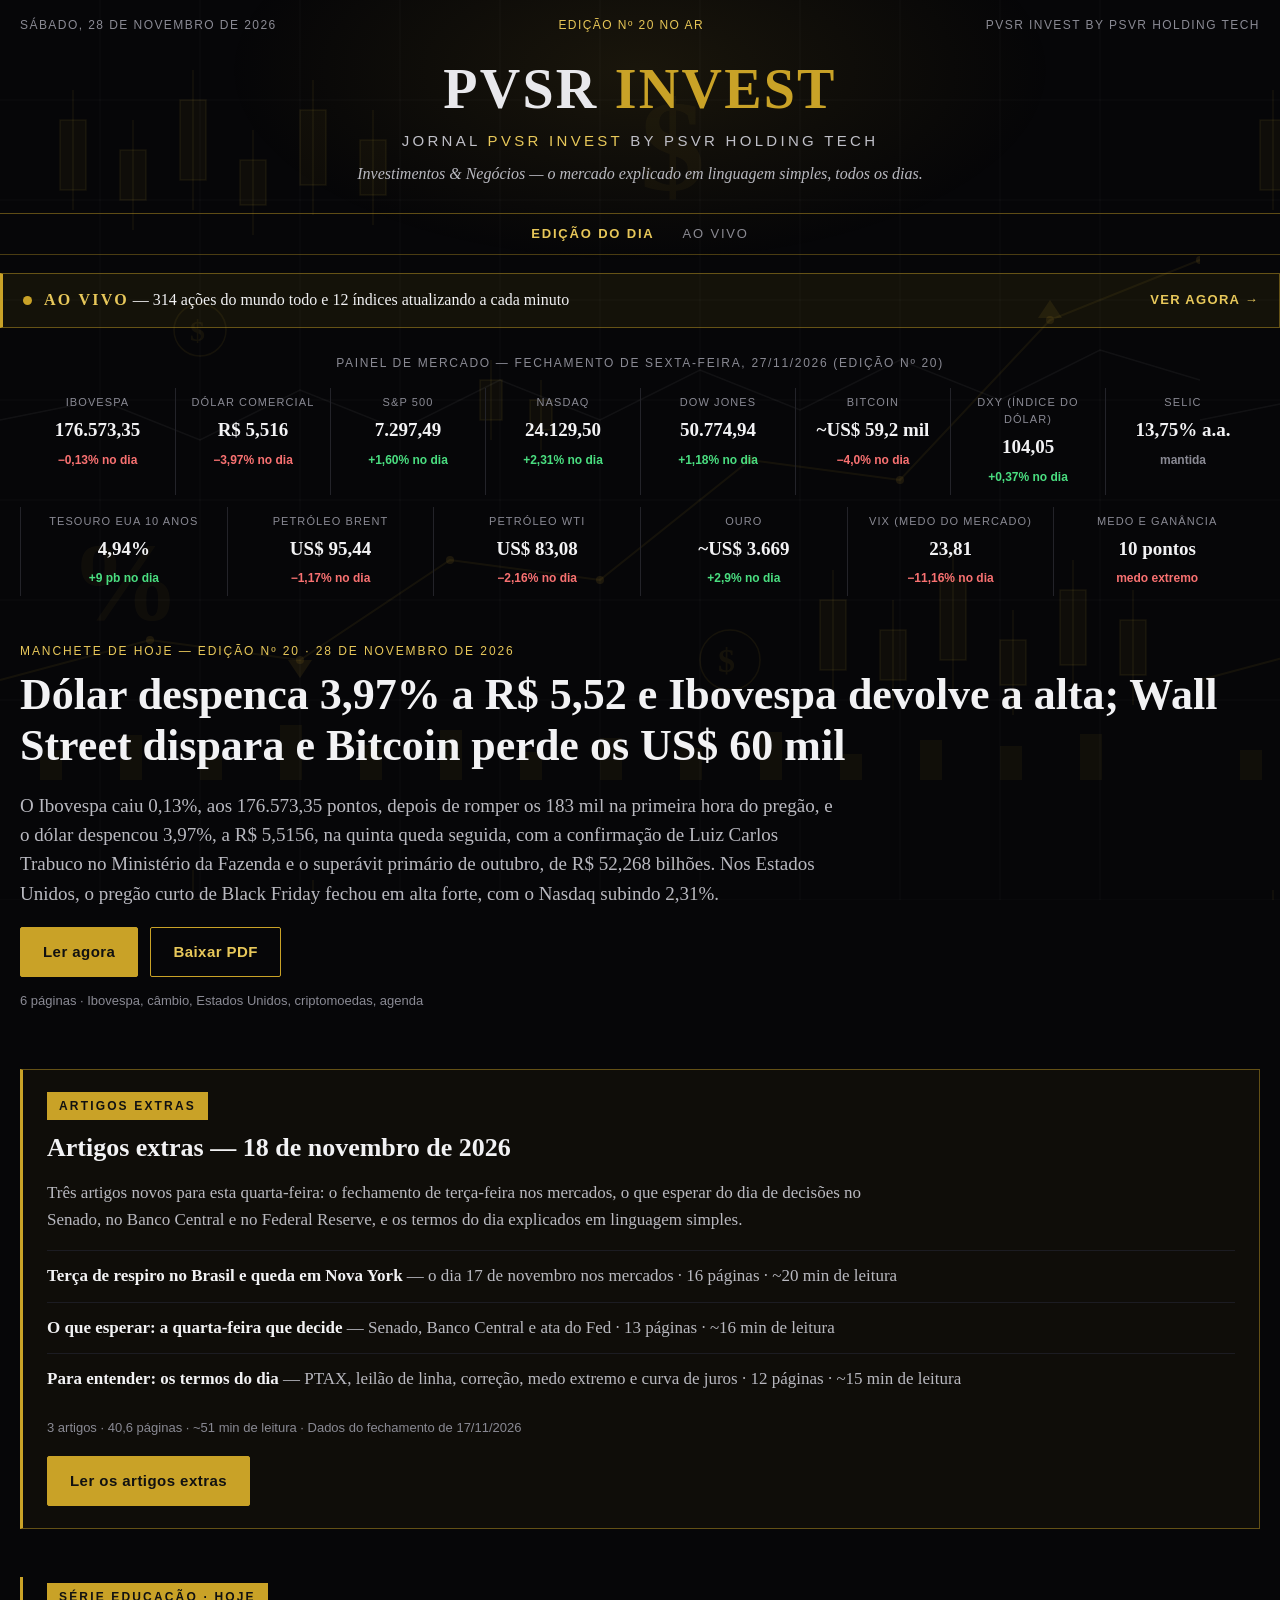
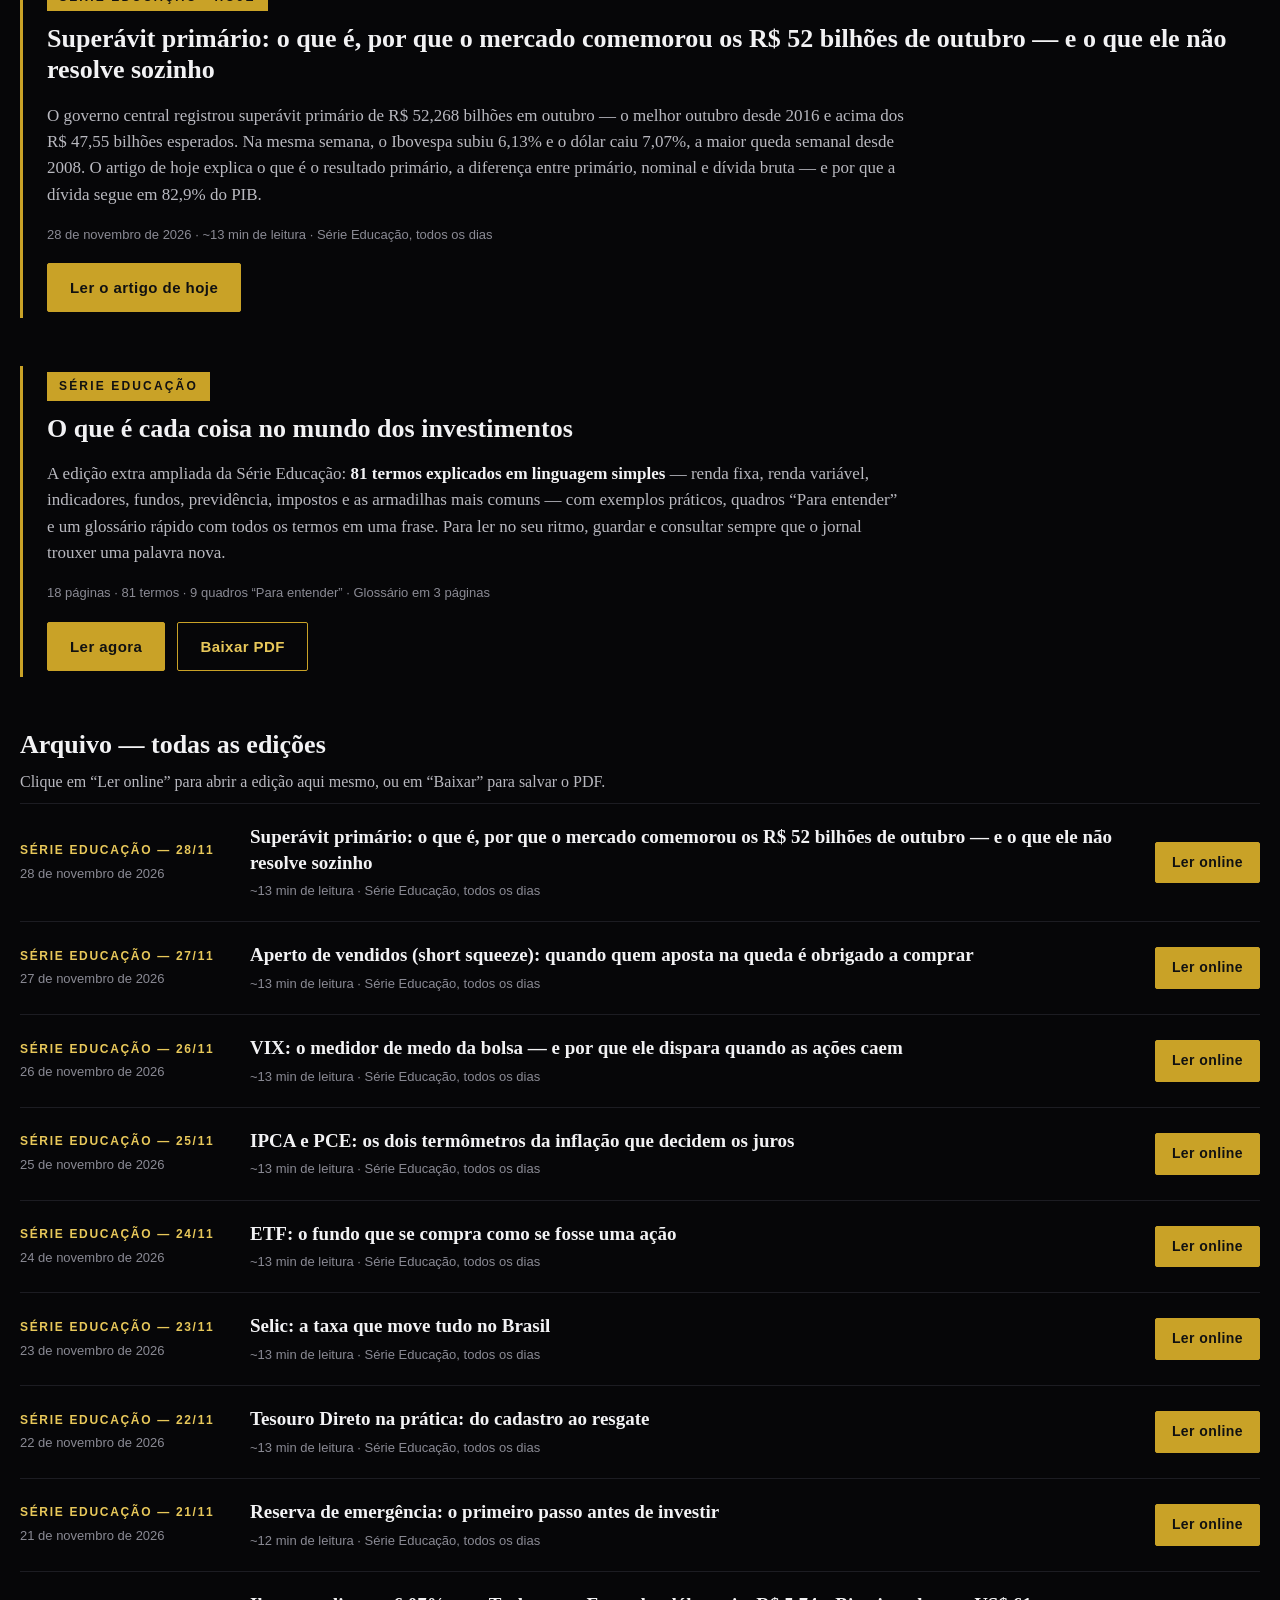
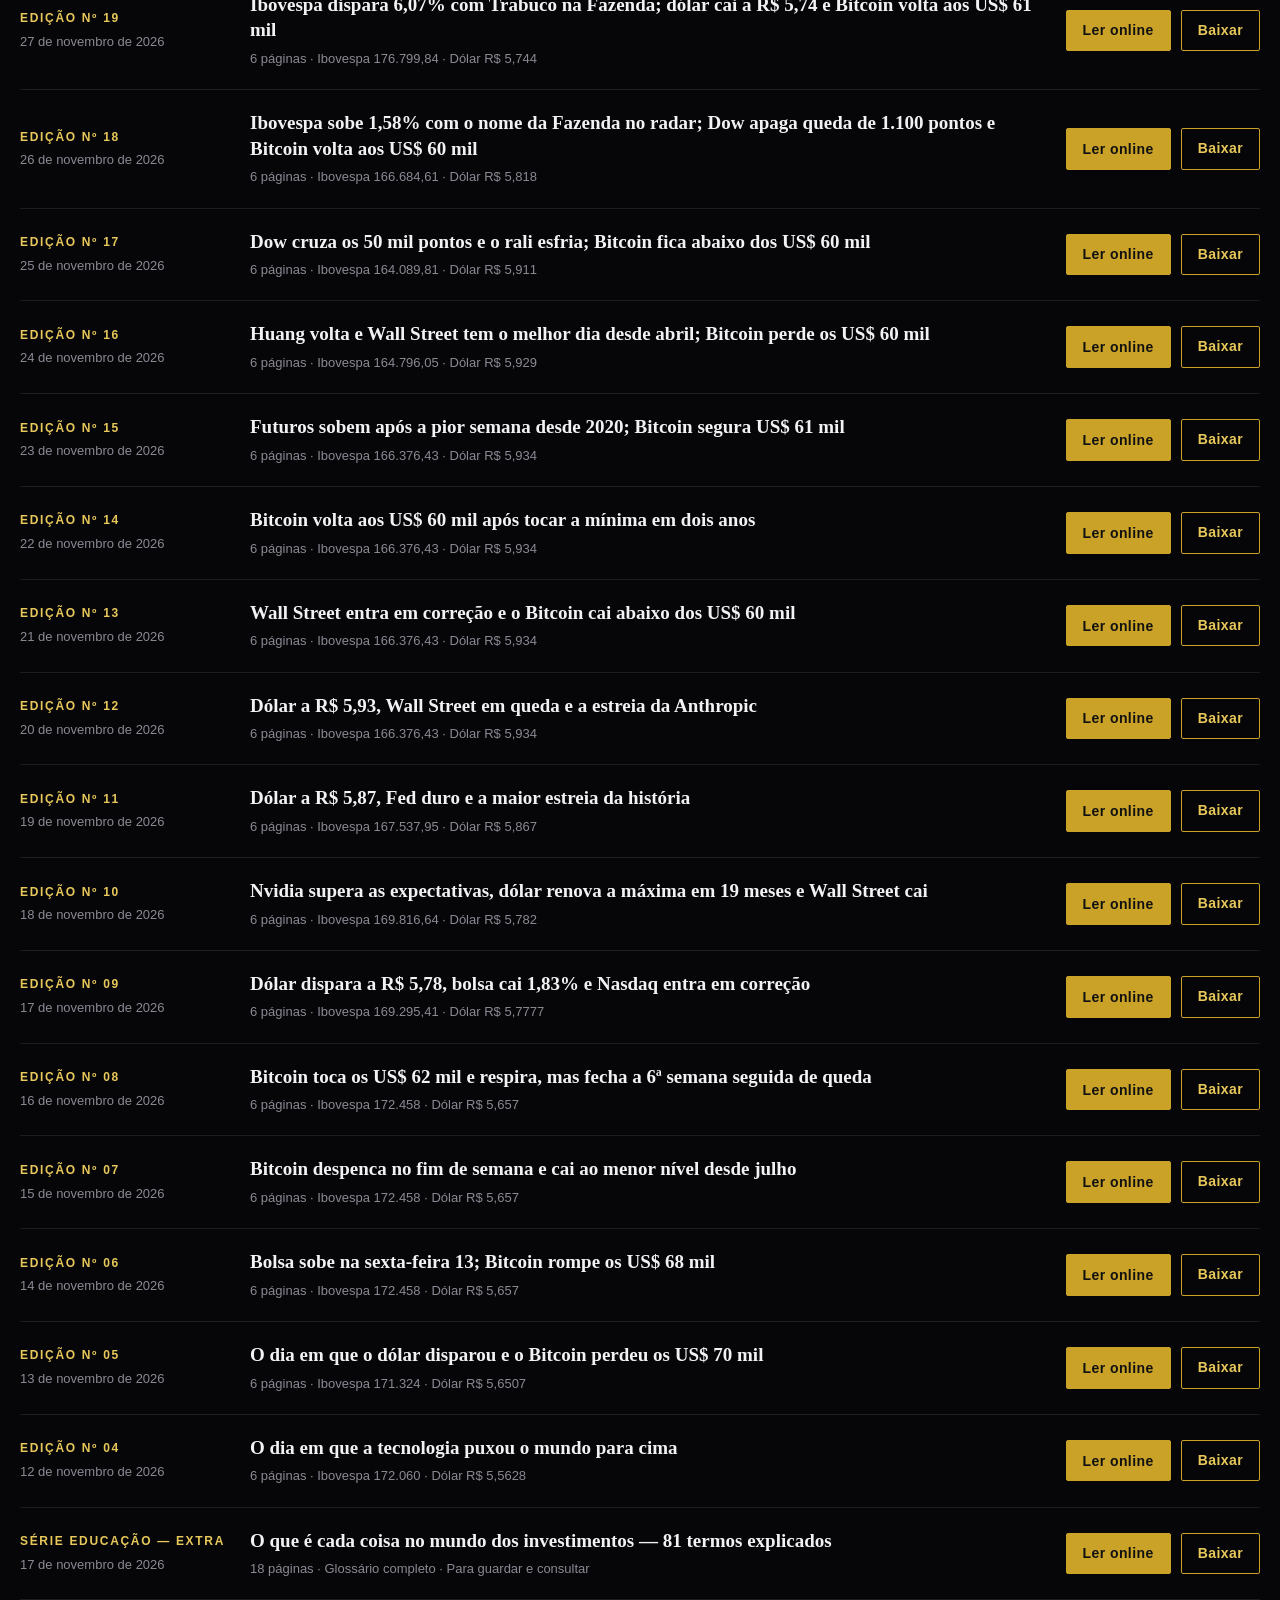
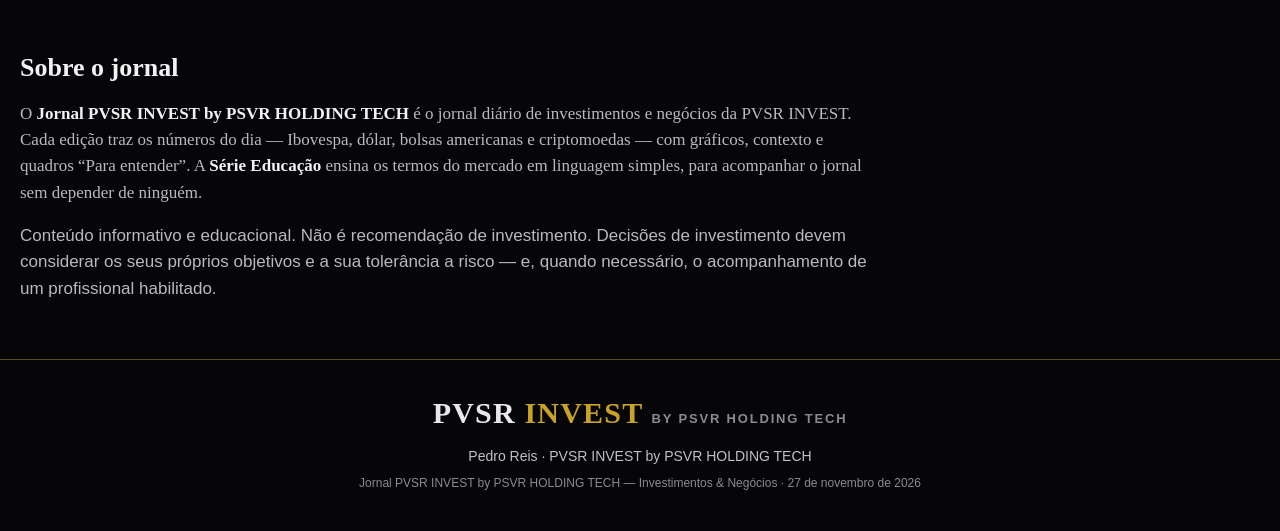
<file: index.html>
<!DOCTYPE html>
<html lang="pt-BR">
<head>
<meta charset="UTF-8">
<meta name="viewport" content="width=device-width, initial-scale=1.0">
<title>Jornal PVSR INVEST by PSVR HOLDING TECH — Investimentos &amp; Negócios</title>
<meta name="description" content="Jornal diário de investimentos e negócios da PVSR INVEST by PSVR HOLDING TECH. Edições diárias e Série Educação. Conteúdo informativo e educacional.">
<link rel="stylesheet" href="style.css">
</head>
<body>

<header class="masthead">
  <div class="masthead-top">
    <span>Sábado, 28 de novembro de 2026</span>
    <span class="masthead-ed">Edição nº 20 no ar</span>
    <span>PVSR INVEST by PSVR HOLDING TECH</span>
  </div>
  <div class="masthead-title">
    <div class="monogram"><span class="mono-pvsr">PVSR</span> <span class="mono-invest">INVEST</span></div>
    <div class="masthead-sub">Jornal <span class="gold">PVSR INVEST</span> by PSVR HOLDING TECH</div>
    <div class="masthead-tag">Investimentos &amp; Negócios — o mercado explicado em linguagem simples, todos os dias.</div>
  </div>
</header>

<nav class="sitenav" aria-label="Navegação do jornal">
  <a href="index.html" class="active">Edição do dia</a>
  <a href="ao-vivo.html">Ao vivo</a>
</nav>

<a class="live-banner" href="ao-vivo.html">
  <span class="live-dot"></span>
  <span class="live-banner-text"><strong>AO VIVO</strong> — 314 ações do mundo todo e 12 índices atualizando a cada minuto</span>
  <span class="live-banner-cta">Ver agora →</span>
</a>

<section class="ticker" aria-label="Painel de mercado">
  <div class="ticker-head">Painel de mercado — fechamento de sexta-feira, 27/11/2026 (edição nº 20)</div>
  <div class="ticker-strip">
    <div class="tick"><span class="tick-name">Ibovespa</span><span class="tick-val">176.573,35</span><span class="tick-var down">−0,13% no dia</span></div>
    <div class="tick"><span class="tick-name">Dólar comercial</span><span class="tick-val">R$ 5,516</span><span class="tick-var down">−3,97% no dia</span></div>
    <div class="tick"><span class="tick-name">S&amp;P 500</span><span class="tick-val">7.297,49</span><span class="tick-var up">+1,60% no dia</span></div>
    <div class="tick"><span class="tick-name">Nasdaq</span><span class="tick-val">24.129,50</span><span class="tick-var up">+2,31% no dia</span></div>
    <div class="tick"><span class="tick-name">Dow Jones</span><span class="tick-val">50.774,94</span><span class="tick-var up">+1,18% no dia</span></div>
    <div class="tick"><span class="tick-name">Bitcoin</span><span class="tick-val">~US$ 59,2 mil</span><span class="tick-var down">−4,0% no dia</span></div>
    <div class="tick"><span class="tick-name">DXY (índice do dólar)</span><span class="tick-val">104,05</span><span class="tick-var up">+0,37% no dia</span></div>
    <div class="tick"><span class="tick-name">Selic</span><span class="tick-val">13,75% a.a.</span><span class="tick-var neutral">mantida</span></div>
    <div class="tick"><span class="tick-name">Tesouro EUA 10 anos</span><span class="tick-val">4,94%</span><span class="tick-var up">+9 pb no dia</span></div>
    <div class="tick"><span class="tick-name">Petróleo Brent</span><span class="tick-val">US$ 95,44</span><span class="tick-var down">−1,17% no dia</span></div>
    <div class="tick"><span class="tick-name">Petróleo WTI</span><span class="tick-val">US$ 83,08</span><span class="tick-var down">−2,16% no dia</span></div>
    <div class="tick"><span class="tick-name">Ouro</span><span class="tick-val">~US$ 3.669</span><span class="tick-var up">+2,9% no dia</span></div>
    <div class="tick"><span class="tick-name">VIX (medo do mercado)</span><span class="tick-val">23,81</span><span class="tick-var down">−11,16% no dia</span></div>
    <div class="tick"><span class="tick-name">Medo e ganância</span><span class="tick-val">10 pontos</span><span class="tick-var down">medo extremo</span></div>
  </div>
</section>

<main>
  <section class="hero">
    <div class="hero-kicker">Manchete de hoje — Edição nº 20 · 28 de novembro de 2026</div>
    <h1>Dólar despenca 3,97% a R$ 5,52 e Ibovespa devolve a alta; Wall Street dispara e Bitcoin perde os US$ 60 mil</h1>
    <p class="hero-text">O Ibovespa caiu 0,13%, aos 176.573,35 pontos, depois de romper os 183 mil na primeira hora do pregão, e o dólar despencou 3,97%, a R$ 5,5156, na quinta queda seguida, com a confirmação de Luiz Carlos Trabuco no Ministério da Fazenda e o superávit primário de outubro, de R$ 52,268 bilhões. Nos Estados Unidos, o pregão curto de Black Friday fechou em alta forte, com o Nasdaq subindo 2,31%.</p>
    <div class="hero-actions">
      <button class="btn btn-gold" data-pdf="pdfs/relatorio-pvsr-invest-2026-11-28.pdf" data-title="Edição nº 20 — 28 de novembro de 2026">Ler agora</button>
      <a class="btn btn-outline" href="pdfs/relatorio-pvsr-invest-2026-11-28.pdf" download="PVSR INVEST — Investimentos &amp; Negócios — Edição 20 — 2026-11-28.pdf">Baixar PDF</a>
    </div>
    <div class="hero-meta">6 páginas · Ibovespa, câmbio, Estados Unidos, criptomoedas, agenda</div>
  </section>

  <section class="extras" aria-label="Artigos extras">
    <div class="extras-badge">Artigos extras</div>
    <h2>Artigos extras — 18 de novembro de 2026</h2>
    <p>Três artigos novos para esta quarta-feira: o fechamento de terça-feira nos mercados, o que esperar do dia de decisões no Senado, no Banco Central e no Federal Reserve, e os termos do dia explicados em linguagem simples.</p>
    <ul class="extras-list">
      <li><strong>Terça de respiro no Brasil e queda em Nova York</strong> — o dia 17 de novembro nos mercados · 16 páginas · ~20 min de leitura</li>
      <li><strong>O que esperar: a quarta-feira que decide</strong> — Senado, Banco Central e ata do Fed · 13 páginas · ~16 min de leitura</li>
      <li><strong>Para entender: os termos do dia</strong> — PTAX, leilão de linha, correção, medo extremo e curva de juros · 12 páginas · ~15 min de leitura</li>
    </ul>
    <div class="extras-meta">3 artigos · 40,6 páginas · ~51 min de leitura · Dados do fechamento de 17/11/2026</div>
    <div class="hero-actions">
      <a class="btn btn-gold" href="extras-2026-11-18.html">Ler os artigos extras</a>
    </div>
  </section>

  <section class="educacao">
    <div class="educacao-badge">Série Educação · Hoje</div>
    <h2>Superávit primário: o que é, por que o mercado comemorou os R$ 52 bilhões de outubro — e o que ele não resolve sozinho</h2>
    <p>O governo central registrou superávit primário de R$ 52,268 bilhões em outubro — o melhor outubro desde 2016 e acima dos R$ 47,55 bilhões esperados. Na mesma semana, o Ibovespa subiu 6,13% e o dólar caiu 7,07%, a maior queda semanal desde 2008. O artigo de hoje explica o que é o resultado primário, a diferença entre primário, nominal e dívida bruta — e por que a dívida segue em 82,9% do PIB.</p>
    <div class="educacao-meta">28 de novembro de 2026 · ~13 min de leitura · Série Educação, todos os dias</div>
    <div class="hero-actions">
      <a class="btn btn-gold" href="serie-educacao-2026-11-28.html">Ler o artigo de hoje</a>
    </div>
  </section>

  <section class="educacao">
    <div class="educacao-badge">Série Educação</div>
    <h2>O que é cada coisa no mundo dos investimentos</h2>
    <p>A edição extra ampliada da Série Educação: <strong>81 termos explicados em linguagem simples</strong> — renda fixa, renda variável, indicadores, fundos, previdência, impostos e as armadilhas mais comuns — com exemplos práticos, quadros “Para entender” e um glossário rápido com todos os termos em uma frase. Para ler no seu ritmo, guardar e consultar sempre que o jornal trouxer uma palavra nova.</p>
    <div class="educacao-meta">18 páginas · 81 termos · 9 quadros “Para entender” · Glossário em 3 páginas</div>
    <div class="hero-actions">
      <button class="btn btn-gold" data-pdf="pdfs/relatorio-pvsr-invest-serie-educacao-2026-11-17.pdf" data-title="Série Educação — Edição Extra — 17 de novembro de 2026">Ler agora</button>
      <a class="btn btn-outline" href="pdfs/relatorio-pvsr-invest-serie-educacao-2026-11-17.pdf" download="PVSR INVEST — Investimentos &amp; Negócios — Série Educação — Edição Extra — 2026-11-17.pdf">Baixar PDF</a>
    </div>
  </section>

  <section class="reader" id="reader" hidden>
    <div class="reader-bar">
      <span class="reader-title" id="reader-title">Leitura</span>
      <div class="reader-actions">
        <a class="btn btn-small" id="reader-download" href="#" download>Baixar PDF</a>
        <button class="btn btn-small btn-outline" id="reader-close">Fechar leitura</button>
      </div>
    </div>
    <iframe id="reader-frame" title="Leitor de PDF" src="about:blank"></iframe>
  </section>

  <section class="arquivo">
    <h2>Arquivo — todas as edições</h2>
    <p class="arquivo-sub">Clique em “Ler online” para abrir a edição aqui mesmo, ou em “Baixar” para salvar o PDF.</p>
    <div class="lista">

      <article class="row row-extra">
        <div class="row-id"><div class="row-num">Série Educação — 28/11</div><div class="row-date">28 de novembro de 2026</div></div>
        <div class="row-main"><h3>Superávit primário: o que é, por que o mercado comemorou os R$ 52 bilhões de outubro — e o que ele não resolve sozinho</h3><div class="row-meta">~13 min de leitura · Série Educação, todos os dias</div></div>
        <div class="row-actions">
          <a class="btn btn-small btn-gold" href="serie-educacao-2026-11-28.html">Ler online</a>
        </div>
      </article>

      <article class="row row-extra">
        <div class="row-id"><div class="row-num">Série Educação — 27/11</div><div class="row-date">27 de novembro de 2026</div></div>
        <div class="row-main"><h3>Aperto de vendidos (short squeeze): quando quem aposta na queda é obrigado a comprar</h3><div class="row-meta">~13 min de leitura · Série Educação, todos os dias</div></div>
        <div class="row-actions">
          <a class="btn btn-small btn-gold" href="serie-educacao-2026-11-27.html">Ler online</a>
        </div>
      </article>

      <article class="row row-extra">
        <div class="row-id"><div class="row-num">Série Educação — 26/11</div><div class="row-date">26 de novembro de 2026</div></div>
        <div class="row-main"><h3>VIX: o medidor de medo da bolsa — e por que ele dispara quando as ações caem</h3><div class="row-meta">~13 min de leitura · Série Educação, todos os dias</div></div>
        <div class="row-actions">
          <a class="btn btn-small btn-gold" href="serie-educacao-2026-11-26.html">Ler online</a>
        </div>
      </article>

      <article class="row row-extra">
        <div class="row-id"><div class="row-num">Série Educação — 25/11</div><div class="row-date">25 de novembro de 2026</div></div>
        <div class="row-main"><h3>IPCA e PCE: os dois termômetros da inflação que decidem os juros</h3><div class="row-meta">~13 min de leitura · Série Educação, todos os dias</div></div>
        <div class="row-actions">
          <a class="btn btn-small btn-gold" href="serie-educacao-2026-11-25.html">Ler online</a>
        </div>
      </article>

      <article class="row row-extra">
        <div class="row-id"><div class="row-num">Série Educação — 24/11</div><div class="row-date">24 de novembro de 2026</div></div>
        <div class="row-main"><h3>ETF: o fundo que se compra como se fosse uma ação</h3><div class="row-meta">~13 min de leitura · Série Educação, todos os dias</div></div>
        <div class="row-actions">
          <a class="btn btn-small btn-gold" href="serie-educacao-2026-11-24.html">Ler online</a>
        </div>
      </article>

      <article class="row row-extra">
        <div class="row-id"><div class="row-num">Série Educação — 23/11</div><div class="row-date">23 de novembro de 2026</div></div>
        <div class="row-main"><h3>Selic: a taxa que move tudo no Brasil</h3><div class="row-meta">~13 min de leitura · Série Educação, todos os dias</div></div>
        <div class="row-actions">
          <a class="btn btn-small btn-gold" href="serie-educacao-2026-11-23.html">Ler online</a>
        </div>
      </article>

      <article class="row row-extra">
        <div class="row-id"><div class="row-num">Série Educação — 22/11</div><div class="row-date">22 de novembro de 2026</div></div>
        <div class="row-main"><h3>Tesouro Direto na prática: do cadastro ao resgate</h3><div class="row-meta">~13 min de leitura · Série Educação, todos os dias</div></div>
        <div class="row-actions">
          <a class="btn btn-small btn-gold" href="serie-educacao-2026-11-22.html">Ler online</a>
        </div>
      </article>

      <article class="row row-extra">
        <div class="row-id"><div class="row-num">Série Educação — 21/11</div><div class="row-date">21 de novembro de 2026</div></div>
        <div class="row-main"><h3>Reserva de emergência: o primeiro passo antes de investir</h3><div class="row-meta">~12 min de leitura · Série Educação, todos os dias</div></div>
        <div class="row-actions">
          <a class="btn btn-small btn-gold" href="serie-educacao-2026-11-21.html">Ler online</a>
        </div>
      </article>

      <article class="row">
        <div class="row-id"><div class="row-num">Edição nº 19</div><div class="row-date">27 de novembro de 2026</div></div>
        <div class="row-main"><h3>Ibovespa dispara 6,07% com Trabuco na Fazenda; dólar cai a R$ 5,74 e Bitcoin volta aos US$ 61 mil</h3><div class="row-meta">6 páginas · Ibovespa 176.799,84 · Dólar R$ 5,744</div></div>
        <div class="row-actions">
          <button class="btn btn-small btn-gold" data-pdf="pdfs/relatorio-pvsr-invest-2026-11-27.pdf" data-title="Edição nº 19 — 27 de novembro de 2026">Ler online</button>
          <a class="btn btn-small btn-outline" href="pdfs/relatorio-pvsr-invest-2026-11-27.pdf" download="PVSR INVEST — Investimentos &amp; Negócios — Edição 19 — 2026-11-27.pdf">Baixar</a>
        </div>
      </article>

      <article class="row">
        <div class="row-id"><div class="row-num">Edição nº 18</div><div class="row-date">26 de novembro de 2026</div></div>
        <div class="row-main"><h3>Ibovespa sobe 1,58% com o nome da Fazenda no radar; Dow apaga queda de 1.100 pontos e Bitcoin volta aos US$ 60 mil</h3><div class="row-meta">6 páginas · Ibovespa 166.684,61 · Dólar R$ 5,818</div></div>
        <div class="row-actions">
          <button class="btn btn-small btn-gold" data-pdf="pdfs/relatorio-pvsr-invest-2026-11-26.pdf" data-title="Edição nº 18 — 26 de novembro de 2026">Ler online</button>
          <a class="btn btn-small btn-outline" href="pdfs/relatorio-pvsr-invest-2026-11-26.pdf" download="PVSR INVEST — Investimentos &amp; Negócios — Edição 18 — 2026-11-26.pdf">Baixar</a>
        </div>
      </article>

      <article class="row">
        <div class="row-id"><div class="row-num">Edição nº 17</div><div class="row-date">25 de novembro de 2026</div></div>
        <div class="row-main"><h3>Dow cruza os 50 mil pontos e o rali esfria; Bitcoin fica abaixo dos US$ 60 mil</h3><div class="row-meta">6 páginas · Ibovespa 164.089,81 · Dólar R$ 5,911</div></div>
        <div class="row-actions">
          <button class="btn btn-small btn-gold" data-pdf="pdfs/relatorio-pvsr-invest-2026-11-25.pdf" data-title="Edição nº 17 — 25 de novembro de 2026">Ler online</button>
          <a class="btn btn-small btn-outline" href="pdfs/relatorio-pvsr-invest-2026-11-25.pdf" download="PVSR INVEST — Investimentos &amp; Negócios — Edição 17 — 2026-11-25.pdf">Baixar</a>
        </div>
      </article>

      <article class="row">
        <div class="row-id"><div class="row-num">Edição nº 16</div><div class="row-date">24 de novembro de 2026</div></div>
        <div class="row-main"><h3>Huang volta e Wall Street tem o melhor dia desde abril; Bitcoin perde os US$ 60 mil</h3><div class="row-meta">6 páginas · Ibovespa 164.796,05 · Dólar R$ 5,929</div></div>
        <div class="row-actions">
          <button class="btn btn-small btn-gold" data-pdf="pdfs/relatorio-pvsr-invest-2026-11-24.pdf" data-title="Edição nº 16 — 24 de novembro de 2026">Ler online</button>
          <a class="btn btn-small btn-outline" href="pdfs/relatorio-pvsr-invest-2026-11-24.pdf" download="PVSR INVEST — Investimentos &amp; Negócios — Edição 16 — 2026-11-24.pdf">Baixar</a>
        </div>
      </article>

      <article class="row">
        <div class="row-id"><div class="row-num">Edição nº 15</div><div class="row-date">23 de novembro de 2026</div></div>
        <div class="row-main"><h3>Futuros sobem após a pior semana desde 2020; Bitcoin segura US$ 61 mil</h3><div class="row-meta">6 páginas · Ibovespa 166.376,43 · Dólar R$ 5,934</div></div>
        <div class="row-actions">
          <button class="btn btn-small btn-gold" data-pdf="pdfs/relatorio-pvsr-invest-2026-11-23.pdf" data-title="Edição nº 15 — 23 de novembro de 2026">Ler online</button>
          <a class="btn btn-small btn-outline" href="pdfs/relatorio-pvsr-invest-2026-11-23.pdf" download="PVSR INVEST — Investimentos &amp; Negócios — Edição 15 — 2026-11-23.pdf">Baixar</a>
        </div>
      </article>

      <article class="row">
        <div class="row-id"><div class="row-num">Edição nº 14</div><div class="row-date">22 de novembro de 2026</div></div>
        <div class="row-main"><h3>Bitcoin volta aos US$ 60 mil após tocar a mínima em dois anos</h3><div class="row-meta">6 páginas · Ibovespa 166.376,43 · Dólar R$ 5,934</div></div>
        <div class="row-actions">
          <button class="btn btn-small btn-gold" data-pdf="pdfs/relatorio-pvsr-invest-2026-11-22.pdf" data-title="Edição nº 14 — 22 de novembro de 2026">Ler online</button>
          <a class="btn btn-small btn-outline" href="pdfs/relatorio-pvsr-invest-2026-11-22.pdf" download="PVSR INVEST — Investimentos &amp; Negócios — Edição 14 — 2026-11-22.pdf">Baixar</a>
        </div>
      </article>

      <article class="row">
        <div class="row-id"><div class="row-num">Edição nº 13</div><div class="row-date">21 de novembro de 2026</div></div>
        <div class="row-main"><h3>Wall Street entra em correção e o Bitcoin cai abaixo dos US$ 60 mil</h3><div class="row-meta">6 páginas · Ibovespa 166.376,43 · Dólar R$ 5,934</div></div>
        <div class="row-actions">
          <button class="btn btn-small btn-gold" data-pdf="pdfs/relatorio-pvsr-invest-2026-11-21.pdf" data-title="Edição nº 13 — 21 de novembro de 2026">Ler online</button>
          <a class="btn btn-small btn-outline" href="pdfs/relatorio-pvsr-invest-2026-11-21.pdf" download="PVSR INVEST — Investimentos &amp; Negócios — Edição 13 — 2026-11-21.pdf">Baixar</a>
        </div>
      </article>

      <article class="row">
        <div class="row-id"><div class="row-num">Edição nº 12</div><div class="row-date">20 de novembro de 2026</div></div>
        <div class="row-main"><h3>Dólar a R$ 5,93, Wall Street em queda e a estreia da Anthropic</h3><div class="row-meta">6 páginas · Ibovespa 166.376,43 · Dólar R$ 5,934</div></div>
        <div class="row-actions">
          <button class="btn btn-small btn-gold" data-pdf="pdfs/relatorio-pvsr-invest-2026-11-20.pdf" data-title="Edição nº 12 — 20 de novembro de 2026">Ler online</button>
          <a class="btn btn-small btn-outline" href="pdfs/relatorio-pvsr-invest-2026-11-20.pdf" download="PVSR INVEST — Investimentos &amp; Negócios — Edição 12 — 2026-11-20.pdf">Baixar</a>
        </div>
      </article>

      <article class="row">
        <div class="row-id"><div class="row-num">Edição nº 11</div><div class="row-date">19 de novembro de 2026</div></div>
        <div class="row-main"><h3>Dólar a R$ 5,87, Fed duro e a maior estreia da história</h3><div class="row-meta">6 páginas · Ibovespa 167.537,95 · Dólar R$ 5,867</div></div>
        <div class="row-actions">
          <button class="btn btn-small btn-gold" data-pdf="pdfs/relatorio-pvsr-invest-2026-11-19.pdf" data-title="Edição nº 11 — 19 de novembro de 2026">Ler online</button>
          <a class="btn btn-small btn-outline" href="pdfs/relatorio-pvsr-invest-2026-11-19.pdf" download="PVSR INVEST — Investimentos &amp; Negócios — Edição 11 — 2026-11-19.pdf">Baixar</a>
        </div>
      </article>

      <article class="row">
        <div class="row-id"><div class="row-num">Edição nº 10</div><div class="row-date">18 de novembro de 2026</div></div>
        <div class="row-main"><h3>Nvidia supera as expectativas, dólar renova a máxima em 19 meses e Wall Street cai</h3><div class="row-meta">6 páginas · Ibovespa 169.816,64 · Dólar R$ 5,782</div></div>
        <div class="row-actions">
          <button class="btn btn-small btn-gold" data-pdf="pdfs/relatorio-pvsr-invest-2026-11-18.pdf" data-title="Edição nº 10 — 18 de novembro de 2026">Ler online</button>
          <a class="btn btn-small btn-outline" href="pdfs/relatorio-pvsr-invest-2026-11-18.pdf" download="PVSR INVEST — Investimentos &amp; Negócios — Edição 10 — 2026-11-18.pdf">Baixar</a>
        </div>
      </article>

      <article class="row">
        <div class="row-id"><div class="row-num">Edição nº 09</div><div class="row-date">17 de novembro de 2026</div></div>
        <div class="row-main"><h3>Dólar dispara a R$ 5,78, bolsa cai 1,83% e Nasdaq entra em correção</h3><div class="row-meta">6 páginas · Ibovespa 169.295,41 · Dólar R$ 5,7777</div></div>
        <div class="row-actions">
          <button class="btn btn-small btn-gold" data-pdf="pdfs/relatorio-pvsr-invest-2026-11-17.pdf" data-title="Edição nº 09 — 17 de novembro de 2026">Ler online</button>
          <a class="btn btn-small btn-outline" href="pdfs/relatorio-pvsr-invest-2026-11-17.pdf" download="PVSR INVEST — Investimentos &amp; Negócios — Edição 09 — 2026-11-17.pdf">Baixar</a>
        </div>
      </article>

      <article class="row">
        <div class="row-id"><div class="row-num">Edição nº 08</div><div class="row-date">16 de novembro de 2026</div></div>
        <div class="row-main"><h3>Bitcoin toca os US$ 62 mil e respira, mas fecha a 6ª semana seguida de queda</h3><div class="row-meta">6 páginas · Ibovespa 172.458 · Dólar R$ 5,657</div></div>
        <div class="row-actions">
          <button class="btn btn-small btn-gold" data-pdf="pdfs/relatorio-pvsr-invest-2026-11-16.pdf" data-title="Edição nº 08 — 16 de novembro de 2026">Ler online</button>
          <a class="btn btn-small btn-outline" href="pdfs/relatorio-pvsr-invest-2026-11-16.pdf" download="PVSR INVEST — Investimentos &amp; Negócios — Edição 08 — 2026-11-16.pdf">Baixar</a>
        </div>
      </article>

      <article class="row">
        <div class="row-id"><div class="row-num">Edição nº 07</div><div class="row-date">15 de novembro de 2026</div></div>
        <div class="row-main"><h3>Bitcoin despenca no fim de semana e cai ao menor nível desde julho</h3><div class="row-meta">6 páginas · Ibovespa 172.458 · Dólar R$ 5,657</div></div>
        <div class="row-actions">
          <button class="btn btn-small btn-gold" data-pdf="pdfs/relatorio-pvsr-invest-2026-11-15.pdf" data-title="Edição nº 07 — 15 de novembro de 2026">Ler online</button>
          <a class="btn btn-small btn-outline" href="pdfs/relatorio-pvsr-invest-2026-11-15.pdf" download="PVSR INVEST — Investimentos &amp; Negócios — Edição 07 — 2026-11-15.pdf">Baixar</a>
        </div>
      </article>

      <article class="row">
        <div class="row-id"><div class="row-num">Edição nº 06</div><div class="row-date">14 de novembro de 2026</div></div>
        <div class="row-main"><h3>Bolsa sobe na sexta-feira 13; Bitcoin rompe os US$ 68 mil</h3><div class="row-meta">6 páginas · Ibovespa 172.458 · Dólar R$ 5,657</div></div>
        <div class="row-actions">
          <button class="btn btn-small btn-gold" data-pdf="pdfs/relatorio-pvsr-invest-2026-11-14.pdf" data-title="Edição nº 06 — 14 de novembro de 2026">Ler online</button>
          <a class="btn btn-small btn-outline" href="pdfs/relatorio-pvsr-invest-2026-11-14.pdf" download="PVSR INVEST — Investimentos &amp; Negócios — Edição 06 — 2026-11-14.pdf">Baixar</a>
        </div>
      </article>

      <article class="row">
        <div class="row-id"><div class="row-num">Edição nº 05</div><div class="row-date">13 de novembro de 2026</div></div>
        <div class="row-main"><h3>O dia em que o dólar disparou e o Bitcoin perdeu os US$ 70 mil</h3><div class="row-meta">6 páginas · Ibovespa 171.324 · Dólar R$ 5,6507</div></div>
        <div class="row-actions">
          <button class="btn btn-small btn-gold" data-pdf="pdfs/relatorio-pvsr-invest-2026-11-13.pdf" data-title="Edição nº 05 — 13 de novembro de 2026">Ler online</button>
          <a class="btn btn-small btn-outline" href="pdfs/relatorio-pvsr-invest-2026-11-13.pdf" download="PVSR INVEST — Investimentos &amp; Negócios — Edição 05 — 2026-11-13.pdf">Baixar</a>
        </div>
      </article>

      <article class="row">
        <div class="row-id"><div class="row-num">Edição nº 04</div><div class="row-date">12 de novembro de 2026</div></div>
        <div class="row-main"><h3>O dia em que a tecnologia puxou o mundo para cima</h3><div class="row-meta">6 páginas · Ibovespa 172.060 · Dólar R$ 5,5628</div></div>
        <div class="row-actions">
          <button class="btn btn-small btn-gold" data-pdf="pdfs/relatorio-pvsr-invest-2026-11-12.pdf" data-title="Edição nº 04 — 12 de novembro de 2026">Ler online</button>
          <a class="btn btn-small btn-outline" href="pdfs/relatorio-pvsr-invest-2026-11-12.pdf" download="PVSR INVEST — Investimentos &amp; Negócios — Edição 04 — 2026-11-12.pdf">Baixar</a>
        </div>
      </article>

      <article class="row row-extra">
        <div class="row-id"><div class="row-num">Série Educação — Extra</div><div class="row-date">17 de novembro de 2026</div></div>
        <div class="row-main"><h3>O que é cada coisa no mundo dos investimentos — 81 termos explicados</h3><div class="row-meta">18 páginas · Glossário completo · Para guardar e consultar</div></div>
        <div class="row-actions">
          <button class="btn btn-small btn-gold" data-pdf="pdfs/relatorio-pvsr-invest-serie-educacao-2026-11-17.pdf" data-title="Série Educação — Edição Extra — 17 de novembro de 2026">Ler online</button>
          <a class="btn btn-small btn-outline" href="pdfs/relatorio-pvsr-invest-serie-educacao-2026-11-17.pdf" download="PVSR INVEST — Investimentos &amp; Negócios — Série Educação — Edição Extra — 2026-11-17.pdf">Baixar</a>
        </div>
      </article>

    </div>
  </section>

  <section class="sobre">
    <h2>Sobre o jornal</h2>
    <p>O <strong>Jornal PVSR INVEST by PSVR HOLDING TECH</strong> é o jornal diário de investimentos e negócios da PVSR INVEST. Cada edição traz os números do dia — Ibovespa, dólar, bolsas americanas e criptomoedas — com gráficos, contexto e quadros “Para entender”. A <strong>Série Educação</strong> ensina os termos do mercado em linguagem simples, para acompanhar o jornal sem depender de ninguém.</p>
    <p class="aviso">Conteúdo informativo e educacional. Não é recomendação de investimento. Decisões de investimento devem considerar os seus próprios objetivos e a sua tolerância a risco — e, quando necessário, o acompanhamento de um profissional habilitado.</p>
  </section>
</main>

<footer>
  <div class="footer-mono"><span class="mono-pvsr">PVSR</span> <span class="mono-invest">INVEST</span> <span class="footer-by">by PSVR Holding Tech</span></div>
  <div class="footer-credit">Pedro Reis · PVSR INVEST by PSVR HOLDING TECH</div>
  <div class="footer-note">Jornal PVSR INVEST by PSVR HOLDING TECH — Investimentos &amp; Negócios · 27 de novembro de 2026</div>
</footer>

<script src="app.js"></script>
</body>
</html>
</file>
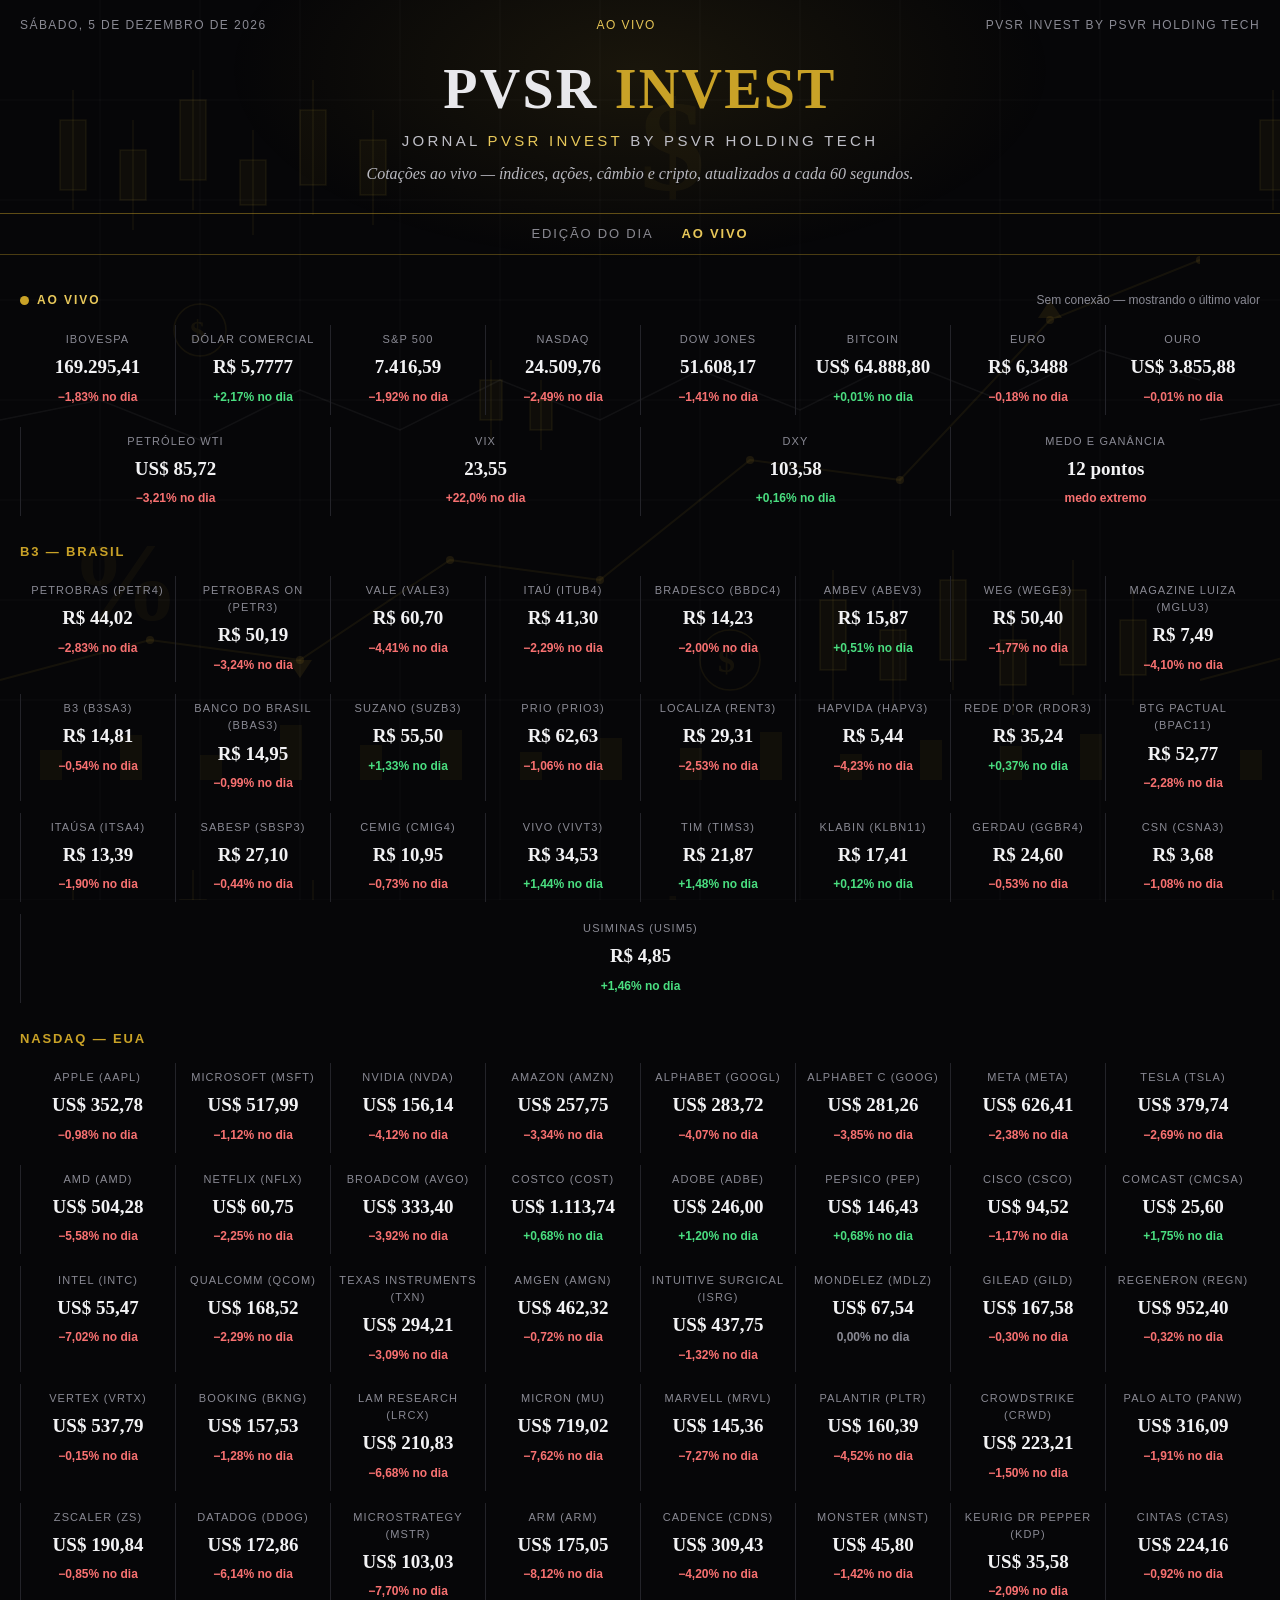
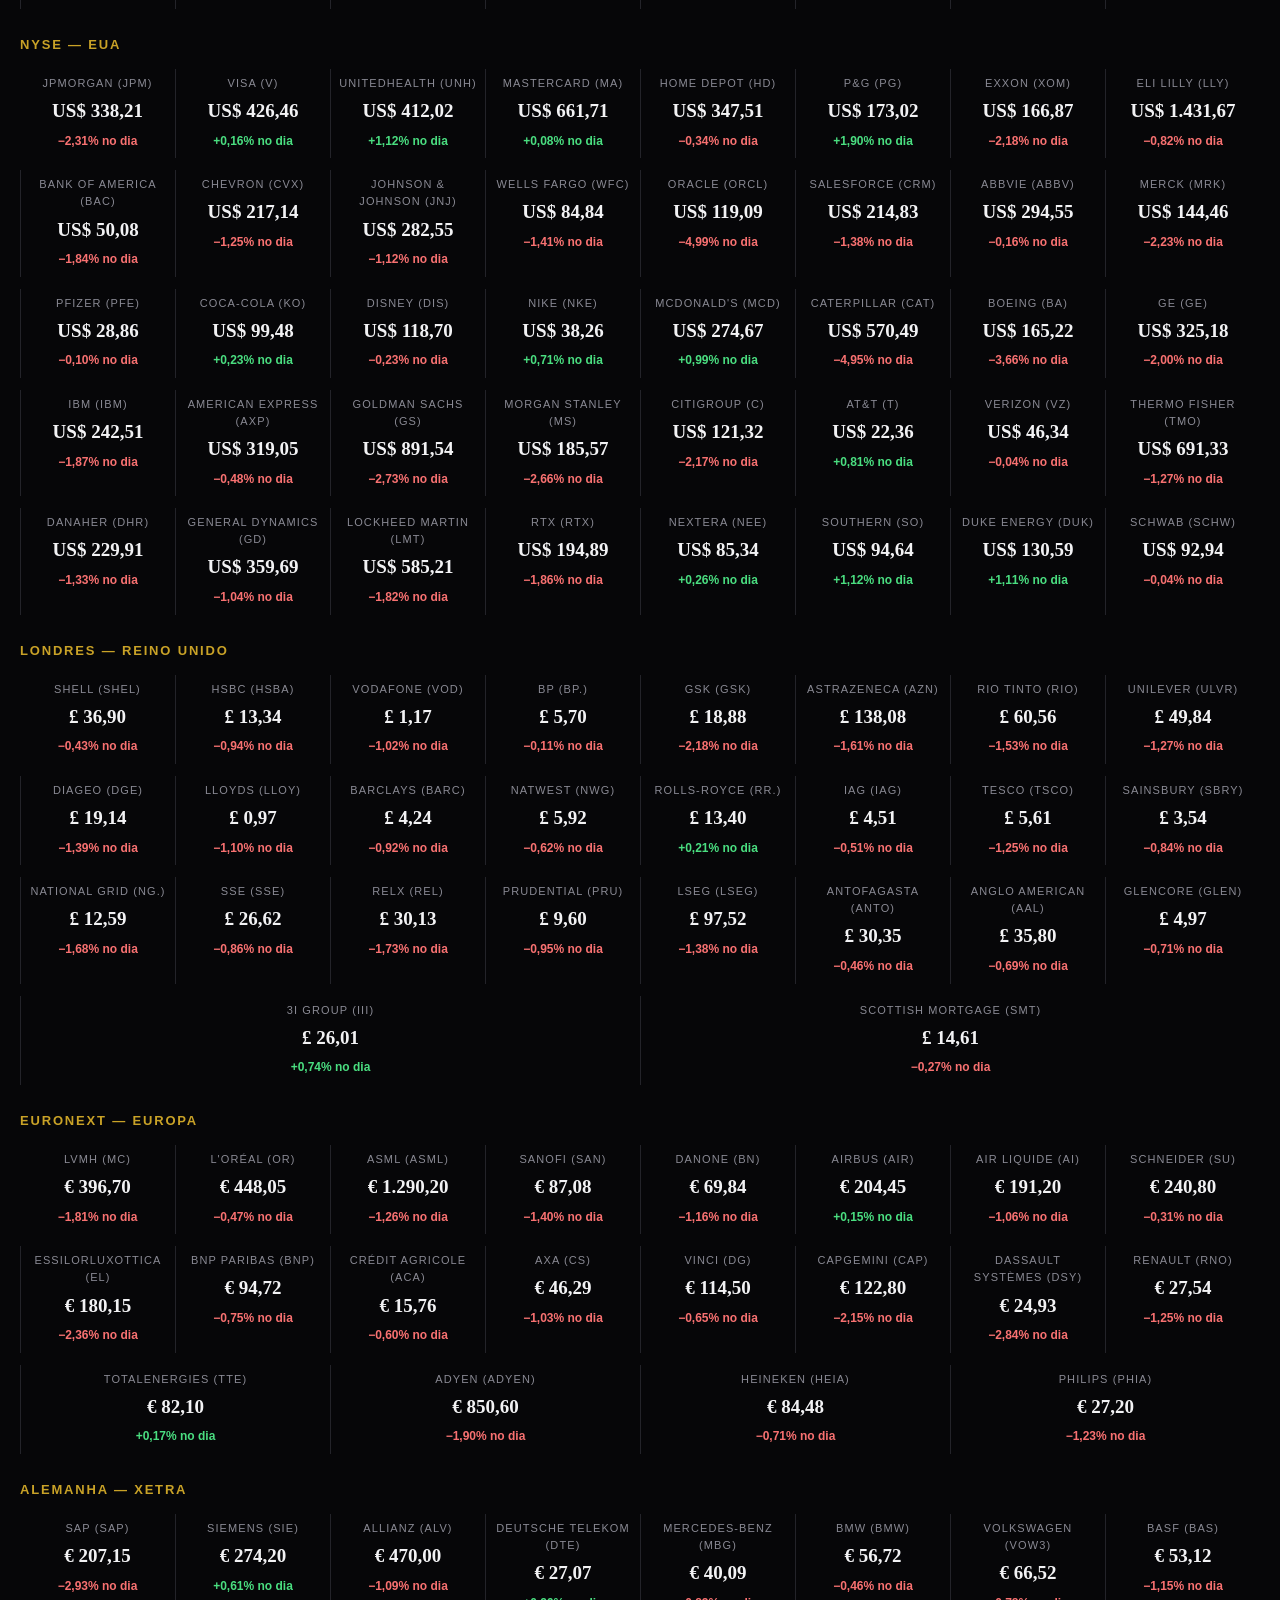
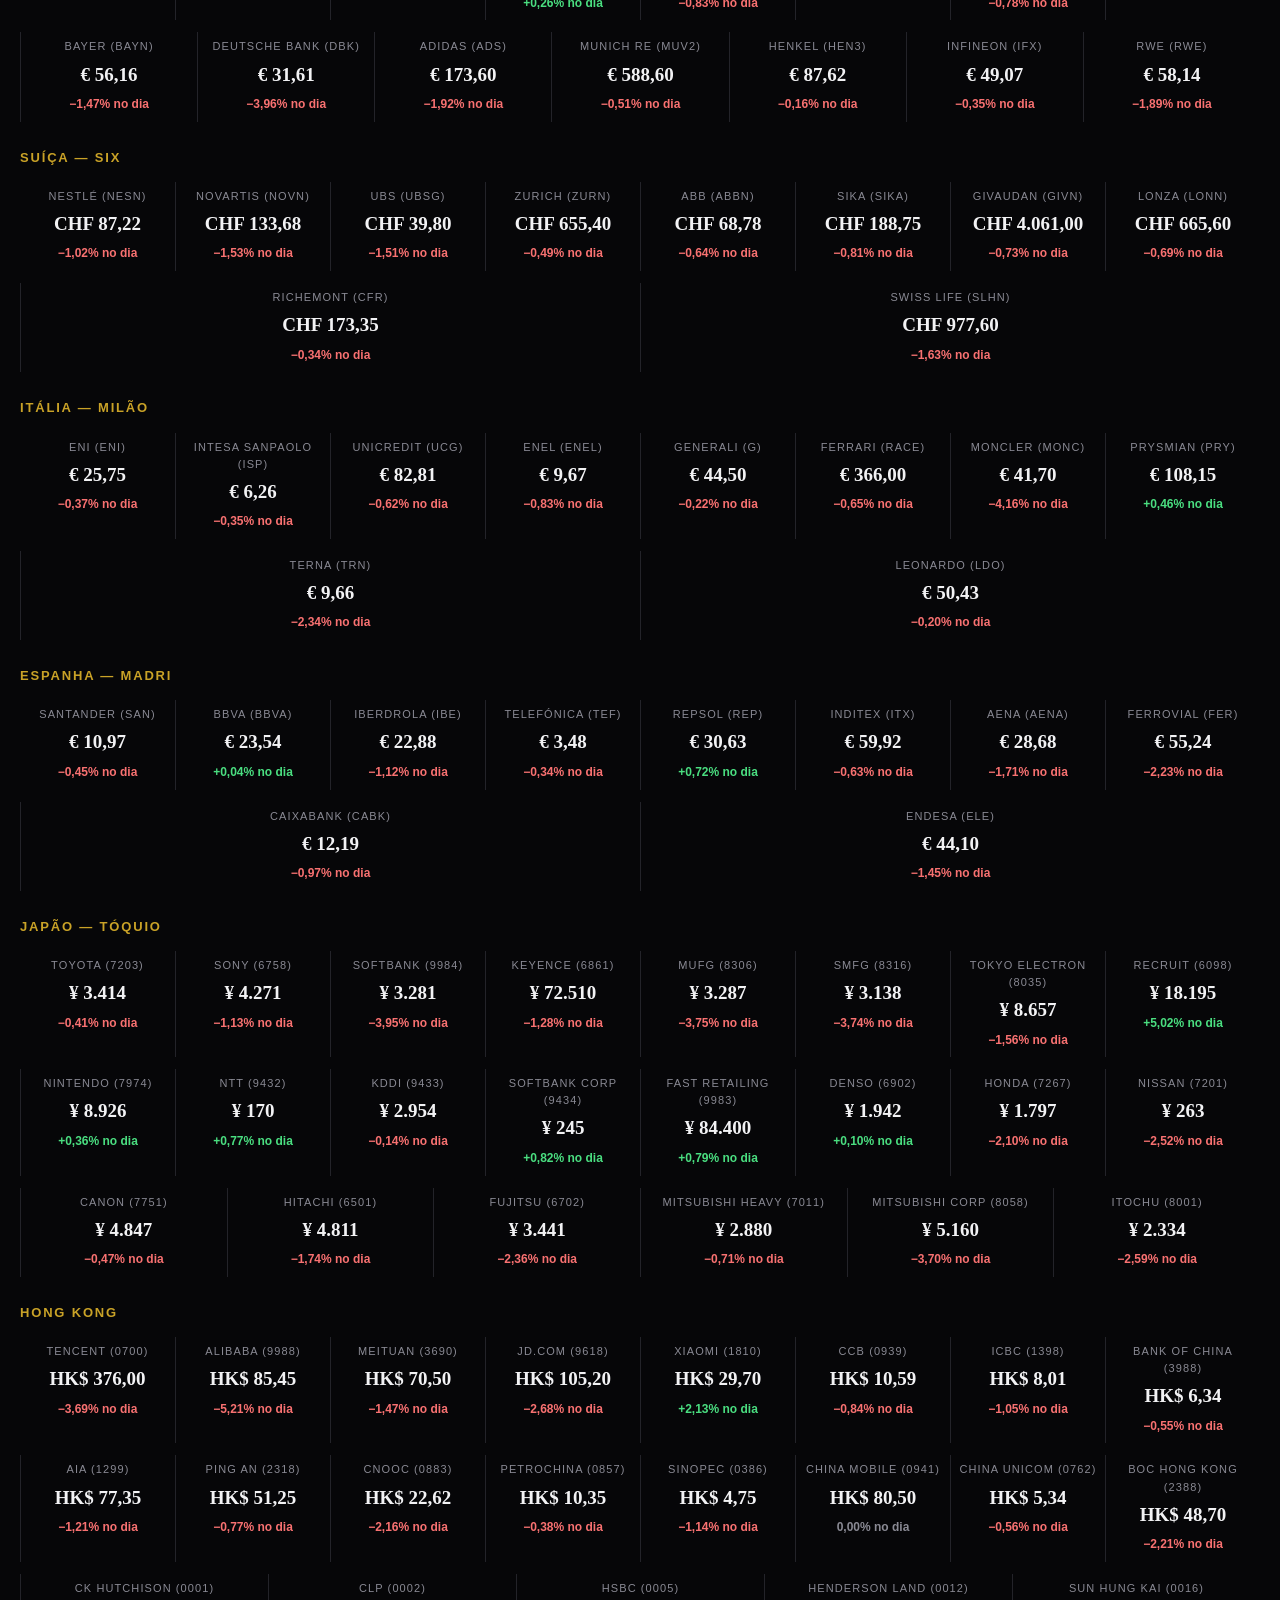
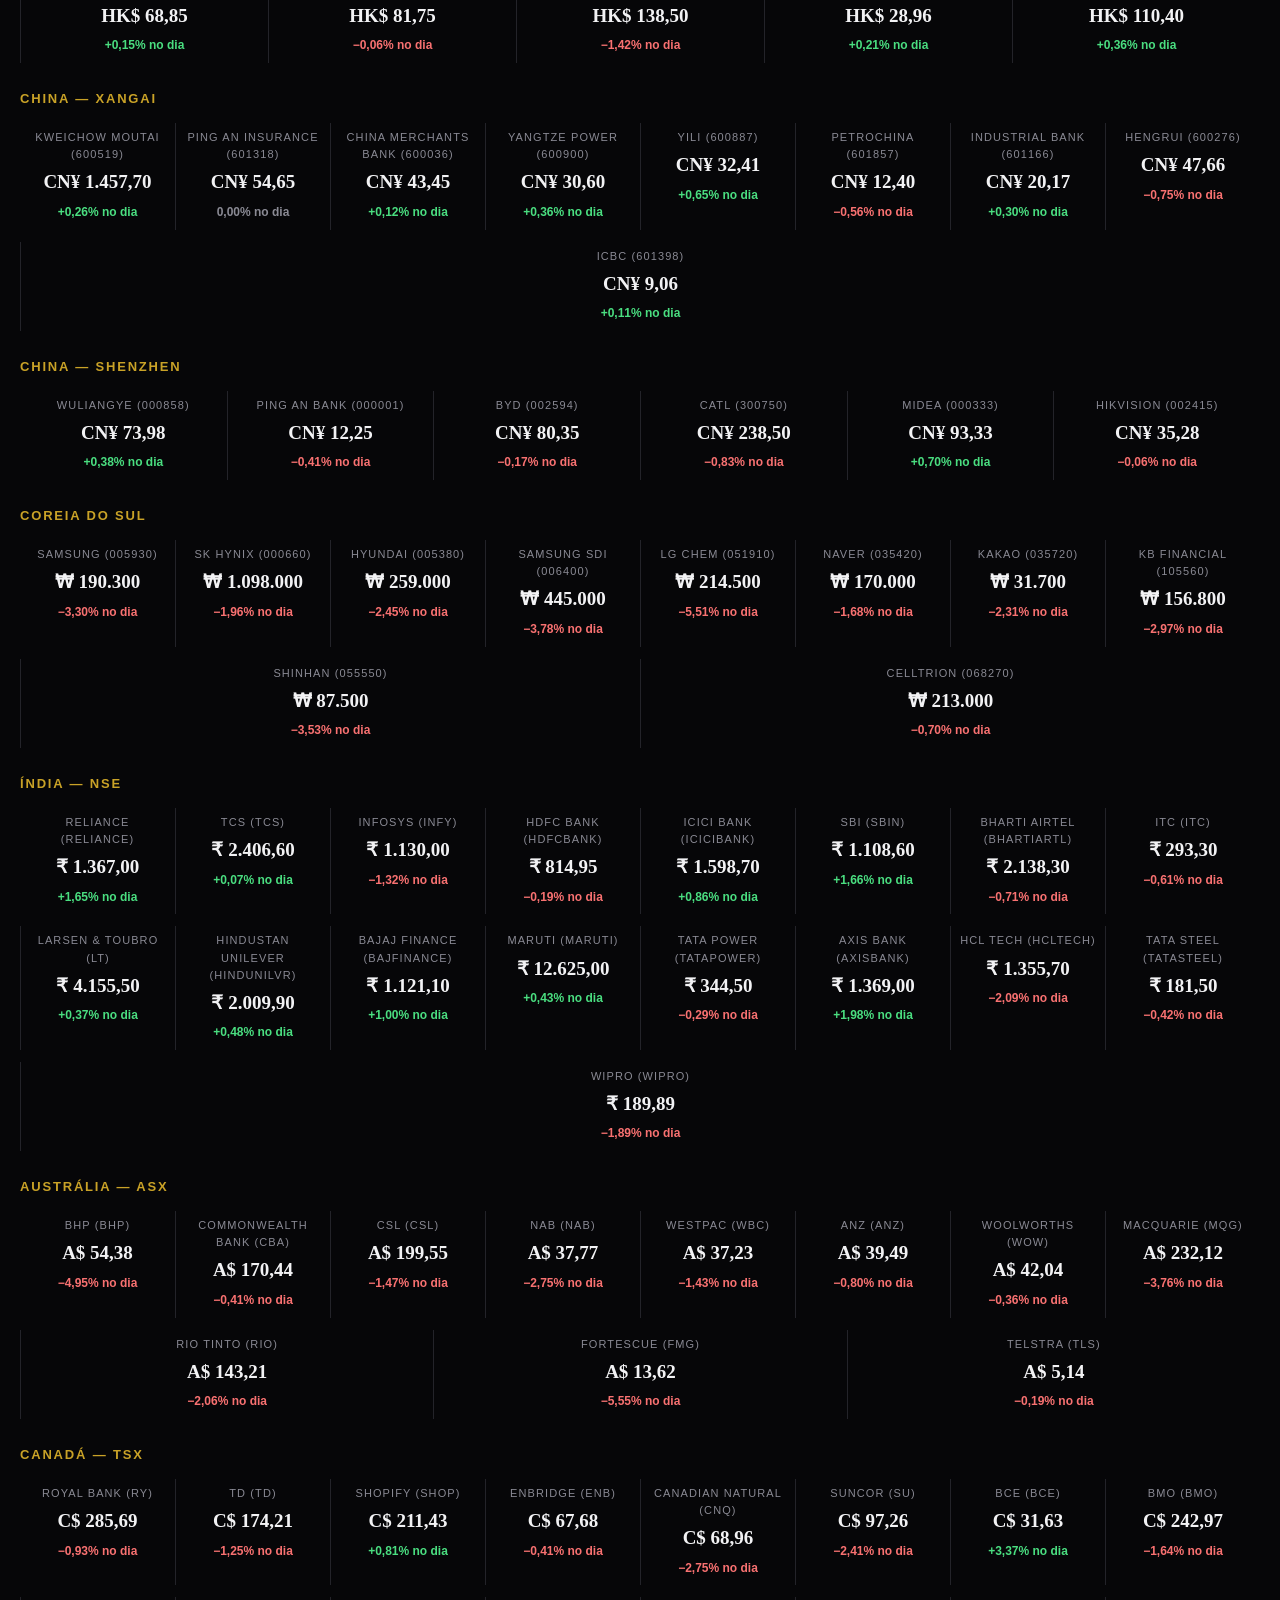
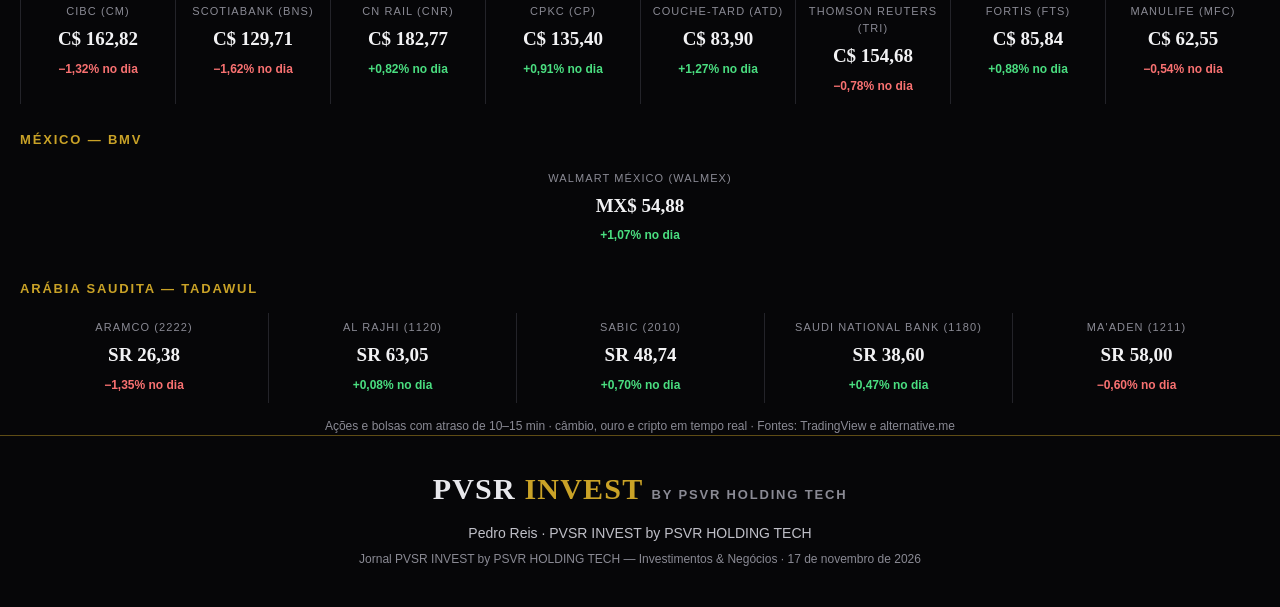
<file: ao-vivo.html>
<!DOCTYPE html>
<html lang="pt-BR">
<head>
<meta charset="UTF-8">
<meta name="viewport" content="width=device-width, initial-scale=1.0">
<title>Ao vivo — Jornal PVSR INVEST by PSVR HOLDING TECH</title>
<meta name="description" content="Cotações ao vivo do Jornal PVSR INVEST: Ibovespa, dólar, bolsas americanas, ações da B3, Nasdaq, NYSE, Europa e Ásia, Bitcoin, ouro e petróleo. Conteúdo informativo e educacional.">
<link rel="stylesheet" href="style.css">
</head>
<body>

<header class="masthead">
  <div class="masthead-top">
    <span id="masthead-date">Terça-feira, 17 de novembro de 2026</span>
    <span class="masthead-ed">Ao vivo</span>
    <span>PVSR INVEST by PSVR HOLDING TECH</span>
  </div>
  <div class="masthead-title">
    <div class="monogram"><span class="mono-pvsr">PVSR</span> <span class="mono-invest">INVEST</span></div>
    <div class="masthead-sub">Jornal <span class="gold">PVSR INVEST</span> by PSVR HOLDING TECH</div>
    <div class="masthead-tag">Cotações ao vivo — índices, ações, câmbio e cripto, atualizados a cada 60 segundos.</div>
  </div>
</header>

<nav class="sitenav" aria-label="Navegação do jornal">
  <a href="index.html">Edição do dia</a>
  <a href="ao-vivo.html" class="active">Ao vivo</a>
</nav>

<section class="live" aria-label="Painel ao vivo">
  <div class="live-head">
    <span class="live-badge"><span class="live-dot"></span> AO VIVO</span>
    <span class="live-updated" id="live-updated">Fechamento de 16/11/2026 (edição nº 09)</span>
  </div>
  <div class="ticker-strip live-strip">
    <div class="tick"><span class="tick-name">Ibovespa</span><span class="tick-val" id="live-ibov">169.295,41</span><span class="tick-var down" id="live-ibov-var">−1,83% no dia</span></div>
    <div class="tick"><span class="tick-name">Dólar comercial</span><span class="tick-val" id="live-usd">R$ 5,7777</span><span class="tick-var up" id="live-usd-var">+2,17% no dia</span></div>
    <div class="tick"><span class="tick-name">S&amp;P 500</span><span class="tick-val" id="live-spx">7.416,59</span><span class="tick-var down" id="live-spx-var">−1,92% no dia</span></div>
    <div class="tick"><span class="tick-name">Nasdaq</span><span class="tick-val" id="live-ixic">24.509,76</span><span class="tick-var down" id="live-ixic-var">−2,49% no dia</span></div>
    <div class="tick"><span class="tick-name">Dow Jones</span><span class="tick-val" id="live-dji">51.608,17</span><span class="tick-var down" id="live-dji-var">−1,41% no dia</span></div>
    <div class="tick"><span class="tick-name">Bitcoin</span><span class="tick-val" id="live-btc">US$ 64.888,80</span><span class="tick-var up" id="live-btc-var">+0,01% no dia</span></div>
    <div class="tick"><span class="tick-name">Euro</span><span class="tick-val" id="live-eur">R$ 6,3488</span><span class="tick-var down" id="live-eur-var">−0,18% no dia</span></div>
    <div class="tick"><span class="tick-name">Ouro</span><span class="tick-val" id="live-gold">US$ 3.855,88</span><span class="tick-var down" id="live-gold-var">−0,01% no dia</span></div>
    <div class="tick"><span class="tick-name">Petróleo WTI</span><span class="tick-val" id="live-wti">US$ 85,72</span><span class="tick-var down" id="live-wti-var">−3,21% no dia</span></div>
    <div class="tick"><span class="tick-name">VIX</span><span class="tick-val" id="live-vix">23,55</span><span class="tick-var down" id="live-vix-var">+22,0% no dia</span></div>
    <div class="tick"><span class="tick-name">DXY</span><span class="tick-val" id="live-dxy">103,58</span><span class="tick-var up" id="live-dxy-var">+0,16% no dia</span></div>
    <div class="tick"><span class="tick-name">Medo e ganância</span><span class="tick-val" id="live-fng">12 pontos</span><span class="tick-var down" id="live-fng-var">medo extremo</span></div>
  </div>
  <h3 class="live-group">B3 — Brasil</h3>
  <div class="ticker-strip live-strip">
    <div class="tick"><span class="tick-name">Petrobras (PETR4)</span><span class="tick-val" id="live-petr4">R$ 44,02</span><span class="tick-var down" id="live-petr4-var">−2,83% no dia</span></div>
    <div class="tick"><span class="tick-name">Petrobras ON (PETR3)</span><span class="tick-val" id="live-petr3">R$ 50,19</span><span class="tick-var down" id="live-petr3-var">−3,24% no dia</span></div>
    <div class="tick"><span class="tick-name">Vale (VALE3)</span><span class="tick-val" id="live-vale3">R$ 60,70</span><span class="tick-var down" id="live-vale3-var">−4,41% no dia</span></div>
    <div class="tick"><span class="tick-name">Itaú (ITUB4)</span><span class="tick-val" id="live-itub4">R$ 41,30</span><span class="tick-var down" id="live-itub4-var">−2,29% no dia</span></div>
    <div class="tick"><span class="tick-name">Bradesco (BBDC4)</span><span class="tick-val" id="live-bbdc4">R$ 14,23</span><span class="tick-var down" id="live-bbdc4-var">−2,00% no dia</span></div>
    <div class="tick"><span class="tick-name">Ambev (ABEV3)</span><span class="tick-val" id="live-abev3">R$ 15,87</span><span class="tick-var up" id="live-abev3-var">+0,51% no dia</span></div>
    <div class="tick"><span class="tick-name">Weg (WEGE3)</span><span class="tick-val" id="live-wege3">R$ 50,40</span><span class="tick-var down" id="live-wege3-var">−1,77% no dia</span></div>
    <div class="tick"><span class="tick-name">Magazine Luiza (MGLU3)</span><span class="tick-val" id="live-mglu3">R$ 7,49</span><span class="tick-var down" id="live-mglu3-var">−4,10% no dia</span></div>
    <div class="tick"><span class="tick-name">B3 (B3SA3)</span><span class="tick-val" id="live-b3sa3">R$ 14,81</span><span class="tick-var down" id="live-b3sa3-var">−0,54% no dia</span></div>
    <div class="tick"><span class="tick-name">Banco do Brasil (BBAS3)</span><span class="tick-val" id="live-bbas3">R$ 14,95</span><span class="tick-var down" id="live-bbas3-var">−0,99% no dia</span></div>
    <div class="tick"><span class="tick-name">Suzano (SUZB3)</span><span class="tick-val" id="live-suzb3">R$ 55,50</span><span class="tick-var up" id="live-suzb3-var">+1,33% no dia</span></div>
    <div class="tick"><span class="tick-name">Prio (PRIO3)</span><span class="tick-val" id="live-prio3">R$ 62,63</span><span class="tick-var down" id="live-prio3-var">−1,06% no dia</span></div>
    <div class="tick"><span class="tick-name">Localiza (RENT3)</span><span class="tick-val" id="live-rent3">R$ 29,31</span><span class="tick-var down" id="live-rent3-var">−2,53% no dia</span></div>
    <div class="tick"><span class="tick-name">Hapvida (HAPV3)</span><span class="tick-val" id="live-hapv3">R$ 5,44</span><span class="tick-var down" id="live-hapv3-var">−4,23% no dia</span></div>
    <div class="tick"><span class="tick-name">Rede D'Or (RDOR3)</span><span class="tick-val" id="live-rdor3">R$ 35,24</span><span class="tick-var up" id="live-rdor3-var">+0,37% no dia</span></div>
    <div class="tick"><span class="tick-name">BTG Pactual (BPAC11)</span><span class="tick-val" id="live-bpac11">R$ 52,77</span><span class="tick-var down" id="live-bpac11-var">−2,28% no dia</span></div>
    <div class="tick"><span class="tick-name">Itaúsa (ITSA4)</span><span class="tick-val" id="live-itsa4">R$ 13,39</span><span class="tick-var down" id="live-itsa4-var">−1,90% no dia</span></div>
    <div class="tick"><span class="tick-name">Sabesp (SBSP3)</span><span class="tick-val" id="live-sbsp3">R$ 27,10</span><span class="tick-var down" id="live-sbsp3-var">−0,44% no dia</span></div>
    <div class="tick"><span class="tick-name">Cemig (CMIG4)</span><span class="tick-val" id="live-cmig4">R$ 10,95</span><span class="tick-var down" id="live-cmig4-var">−0,73% no dia</span></div>
    <div class="tick"><span class="tick-name">Vivo (VIVT3)</span><span class="tick-val" id="live-vivt3">R$ 34,53</span><span class="tick-var up" id="live-vivt3-var">+1,44% no dia</span></div>
    <div class="tick"><span class="tick-name">Tim (TIMS3)</span><span class="tick-val" id="live-tims3">R$ 21,87</span><span class="tick-var up" id="live-tims3-var">+1,48% no dia</span></div>
    <div class="tick"><span class="tick-name">Klabin (KLBN11)</span><span class="tick-val" id="live-klbn11">R$ 17,41</span><span class="tick-var up" id="live-klbn11-var">+0,12% no dia</span></div>
    <div class="tick"><span class="tick-name">Gerdau (GGBR4)</span><span class="tick-val" id="live-ggbr4">R$ 24,60</span><span class="tick-var down" id="live-ggbr4-var">−0,53% no dia</span></div>
    <div class="tick"><span class="tick-name">CSN (CSNA3)</span><span class="tick-val" id="live-csna3">R$ 3,68</span><span class="tick-var down" id="live-csna3-var">−1,08% no dia</span></div>
    <div class="tick"><span class="tick-name">Usiminas (USIM5)</span><span class="tick-val" id="live-usim5">R$ 4,85</span><span class="tick-var up" id="live-usim5-var">+1,46% no dia</span></div>
  </div>
  <h3 class="live-group">Nasdaq — EUA</h3>
  <div class="ticker-strip live-strip">
    <div class="tick"><span class="tick-name">Apple (AAPL)</span><span class="tick-val" id="live-aapl">US$ 352,78</span><span class="tick-var down" id="live-aapl-var">−0,98% no dia</span></div>
    <div class="tick"><span class="tick-name">Microsoft (MSFT)</span><span class="tick-val" id="live-msft">US$ 517,99</span><span class="tick-var down" id="live-msft-var">−1,12% no dia</span></div>
    <div class="tick"><span class="tick-name">Nvidia (NVDA)</span><span class="tick-val" id="live-nvda">US$ 156,14</span><span class="tick-var down" id="live-nvda-var">−4,12% no dia</span></div>
    <div class="tick"><span class="tick-name">Amazon (AMZN)</span><span class="tick-val" id="live-amzn">US$ 257,75</span><span class="tick-var down" id="live-amzn-var">−3,34% no dia</span></div>
    <div class="tick"><span class="tick-name">Alphabet (GOOGL)</span><span class="tick-val" id="live-googl">US$ 283,72</span><span class="tick-var down" id="live-googl-var">−4,07% no dia</span></div>
    <div class="tick"><span class="tick-name">Alphabet C (GOOG)</span><span class="tick-val" id="live-goog">US$ 281,26</span><span class="tick-var down" id="live-goog-var">−3,85% no dia</span></div>
    <div class="tick"><span class="tick-name">Meta (META)</span><span class="tick-val" id="live-meta">US$ 626,41</span><span class="tick-var down" id="live-meta-var">−2,38% no dia</span></div>
    <div class="tick"><span class="tick-name">Tesla (TSLA)</span><span class="tick-val" id="live-tsla">US$ 379,74</span><span class="tick-var down" id="live-tsla-var">−2,69% no dia</span></div>
    <div class="tick"><span class="tick-name">AMD (AMD)</span><span class="tick-val" id="live-amd">US$ 504,28</span><span class="tick-var down" id="live-amd-var">−5,58% no dia</span></div>
    <div class="tick"><span class="tick-name">Netflix (NFLX)</span><span class="tick-val" id="live-nflx">US$ 60,75</span><span class="tick-var down" id="live-nflx-var">−2,25% no dia</span></div>
    <div class="tick"><span class="tick-name">Broadcom (AVGO)</span><span class="tick-val" id="live-avgo">US$ 333,40</span><span class="tick-var down" id="live-avgo-var">−3,92% no dia</span></div>
    <div class="tick"><span class="tick-name">Costco (COST)</span><span class="tick-val" id="live-cost">US$ 1.113,74</span><span class="tick-var up" id="live-cost-var">+0,68% no dia</span></div>
    <div class="tick"><span class="tick-name">Adobe (ADBE)</span><span class="tick-val" id="live-adbe">US$ 246,00</span><span class="tick-var up" id="live-adbe-var">+1,20% no dia</span></div>
    <div class="tick"><span class="tick-name">PepsiCo (PEP)</span><span class="tick-val" id="live-pep">US$ 146,43</span><span class="tick-var up" id="live-pep-var">+0,68% no dia</span></div>
    <div class="tick"><span class="tick-name">Cisco (CSCO)</span><span class="tick-val" id="live-csco">US$ 94,52</span><span class="tick-var down" id="live-csco-var">−1,17% no dia</span></div>
    <div class="tick"><span class="tick-name">Comcast (CMCSA)</span><span class="tick-val" id="live-cmcsa">US$ 25,60</span><span class="tick-var up" id="live-cmcsa-var">+1,75% no dia</span></div>
    <div class="tick"><span class="tick-name">Intel (INTC)</span><span class="tick-val" id="live-intc">US$ 55,47</span><span class="tick-var down" id="live-intc-var">−7,02% no dia</span></div>
    <div class="tick"><span class="tick-name">Qualcomm (QCOM)</span><span class="tick-val" id="live-qcom">US$ 168,52</span><span class="tick-var down" id="live-qcom-var">−2,29% no dia</span></div>
    <div class="tick"><span class="tick-name">Texas Instruments (TXN)</span><span class="tick-val" id="live-txn">US$ 294,21</span><span class="tick-var down" id="live-txn-var">−3,09% no dia</span></div>
    <div class="tick"><span class="tick-name">Amgen (AMGN)</span><span class="tick-val" id="live-amgn">US$ 462,32</span><span class="tick-var down" id="live-amgn-var">−0,72% no dia</span></div>
    <div class="tick"><span class="tick-name">Intuitive Surgical (ISRG)</span><span class="tick-val" id="live-isrg">US$ 437,75</span><span class="tick-var down" id="live-isrg-var">−1,32% no dia</span></div>
    <div class="tick"><span class="tick-name">Mondelez (MDLZ)</span><span class="tick-val" id="live-mdlz">US$ 67,54</span><span class="tick-var neutral" id="live-mdlz-var">0,00% no dia</span></div>
    <div class="tick"><span class="tick-name">Gilead (GILD)</span><span class="tick-val" id="live-gild">US$ 167,58</span><span class="tick-var down" id="live-gild-var">−0,30% no dia</span></div>
    <div class="tick"><span class="tick-name">Regeneron (REGN)</span><span class="tick-val" id="live-regn">US$ 952,40</span><span class="tick-var down" id="live-regn-var">−0,32% no dia</span></div>
    <div class="tick"><span class="tick-name">Vertex (VRTX)</span><span class="tick-val" id="live-vrtx">US$ 537,79</span><span class="tick-var down" id="live-vrtx-var">−0,15% no dia</span></div>
    <div class="tick"><span class="tick-name">Booking (BKNG)</span><span class="tick-val" id="live-bkng">US$ 157,53</span><span class="tick-var down" id="live-bkng-var">−1,28% no dia</span></div>
    <div class="tick"><span class="tick-name">Lam Research (LRCX)</span><span class="tick-val" id="live-lrcx">US$ 210,83</span><span class="tick-var down" id="live-lrcx-var">−6,68% no dia</span></div>
    <div class="tick"><span class="tick-name">Micron (MU)</span><span class="tick-val" id="live-mu">US$ 719,02</span><span class="tick-var down" id="live-mu-var">−7,62% no dia</span></div>
    <div class="tick"><span class="tick-name">Marvell (MRVL)</span><span class="tick-val" id="live-mrvl">US$ 145,36</span><span class="tick-var down" id="live-mrvl-var">−7,27% no dia</span></div>
    <div class="tick"><span class="tick-name">Palantir (PLTR)</span><span class="tick-val" id="live-pltr">US$ 160,39</span><span class="tick-var down" id="live-pltr-var">−4,52% no dia</span></div>
    <div class="tick"><span class="tick-name">CrowdStrike (CRWD)</span><span class="tick-val" id="live-crwd">US$ 223,21</span><span class="tick-var down" id="live-crwd-var">−1,50% no dia</span></div>
    <div class="tick"><span class="tick-name">Palo Alto (PANW)</span><span class="tick-val" id="live-panw">US$ 316,09</span><span class="tick-var down" id="live-panw-var">−1,91% no dia</span></div>
    <div class="tick"><span class="tick-name">Zscaler (ZS)</span><span class="tick-val" id="live-zs">US$ 190,84</span><span class="tick-var down" id="live-zs-var">−0,85% no dia</span></div>
    <div class="tick"><span class="tick-name">Datadog (DDOG)</span><span class="tick-val" id="live-ddog">US$ 172,86</span><span class="tick-var down" id="live-ddog-var">−6,14% no dia</span></div>
    <div class="tick"><span class="tick-name">MicroStrategy (MSTR)</span><span class="tick-val" id="live-mstr">US$ 103,03</span><span class="tick-var down" id="live-mstr-var">−7,70% no dia</span></div>
    <div class="tick"><span class="tick-name">Arm (ARM)</span><span class="tick-val" id="live-arm">US$ 175,05</span><span class="tick-var down" id="live-arm-var">−8,12% no dia</span></div>
    <div class="tick"><span class="tick-name">Cadence (CDNS)</span><span class="tick-val" id="live-cdns">US$ 309,43</span><span class="tick-var down" id="live-cdns-var">−4,20% no dia</span></div>
    <div class="tick"><span class="tick-name">Monster (MNST)</span><span class="tick-val" id="live-mnst">US$ 45,80</span><span class="tick-var down" id="live-mnst-var">−1,42% no dia</span></div>
    <div class="tick"><span class="tick-name">Keurig Dr Pepper (KDP)</span><span class="tick-val" id="live-kdp">US$ 35,58</span><span class="tick-var down" id="live-kdp-var">−2,09% no dia</span></div>
    <div class="tick"><span class="tick-name">Cintas (CTAS)</span><span class="tick-val" id="live-ctas">US$ 224,16</span><span class="tick-var down" id="live-ctas-var">−0,92% no dia</span></div>
  </div>
  <h3 class="live-group">NYSE — EUA</h3>
  <div class="ticker-strip live-strip">
    <div class="tick"><span class="tick-name">JPMorgan (JPM)</span><span class="tick-val" id="live-jpm">US$ 338,21</span><span class="tick-var down" id="live-jpm-var">−2,31% no dia</span></div>
    <div class="tick"><span class="tick-name">Visa (V)</span><span class="tick-val" id="live-v">US$ 426,46</span><span class="tick-var up" id="live-v-var">+0,16% no dia</span></div>
    <div class="tick"><span class="tick-name">UnitedHealth (UNH)</span><span class="tick-val" id="live-unh">US$ 412,02</span><span class="tick-var up" id="live-unh-var">+1,12% no dia</span></div>
    <div class="tick"><span class="tick-name">Mastercard (MA)</span><span class="tick-val" id="live-ma">US$ 661,71</span><span class="tick-var up" id="live-ma-var">+0,08% no dia</span></div>
    <div class="tick"><span class="tick-name">Home Depot (HD)</span><span class="tick-val" id="live-hd">US$ 347,51</span><span class="tick-var down" id="live-hd-var">−0,34% no dia</span></div>
    <div class="tick"><span class="tick-name">P&amp;G (PG)</span><span class="tick-val" id="live-pg">US$ 173,02</span><span class="tick-var up" id="live-pg-var">+1,90% no dia</span></div>
    <div class="tick"><span class="tick-name">Exxon (XOM)</span><span class="tick-val" id="live-xom">US$ 166,87</span><span class="tick-var down" id="live-xom-var">−2,18% no dia</span></div>
    <div class="tick"><span class="tick-name">Eli Lilly (LLY)</span><span class="tick-val" id="live-lly">US$ 1.431,67</span><span class="tick-var down" id="live-lly-var">−0,82% no dia</span></div>
    <div class="tick"><span class="tick-name">Bank of America (BAC)</span><span class="tick-val" id="live-bac">US$ 50,08</span><span class="tick-var down" id="live-bac-var">−1,84% no dia</span></div>
    <div class="tick"><span class="tick-name">Chevron (CVX)</span><span class="tick-val" id="live-cvx">US$ 217,14</span><span class="tick-var down" id="live-cvx-var">−1,25% no dia</span></div>
    <div class="tick"><span class="tick-name">Johnson &amp; Johnson (JNJ)</span><span class="tick-val" id="live-jnj">US$ 282,55</span><span class="tick-var down" id="live-jnj-var">−1,12% no dia</span></div>
    <div class="tick"><span class="tick-name">Wells Fargo (WFC)</span><span class="tick-val" id="live-wfc">US$ 84,84</span><span class="tick-var down" id="live-wfc-var">−1,41% no dia</span></div>
    <div class="tick"><span class="tick-name">Oracle (ORCL)</span><span class="tick-val" id="live-orcl">US$ 119,09</span><span class="tick-var down" id="live-orcl-var">−4,99% no dia</span></div>
    <div class="tick"><span class="tick-name">Salesforce (CRM)</span><span class="tick-val" id="live-crm">US$ 214,83</span><span class="tick-var down" id="live-crm-var">−1,38% no dia</span></div>
    <div class="tick"><span class="tick-name">AbbVie (ABBV)</span><span class="tick-val" id="live-abbv">US$ 294,55</span><span class="tick-var down" id="live-abbv-var">−0,16% no dia</span></div>
    <div class="tick"><span class="tick-name">Merck (MRK)</span><span class="tick-val" id="live-mrk">US$ 144,46</span><span class="tick-var down" id="live-mrk-var">−2,23% no dia</span></div>
    <div class="tick"><span class="tick-name">Pfizer (PFE)</span><span class="tick-val" id="live-pfe">US$ 28,86</span><span class="tick-var down" id="live-pfe-var">−0,10% no dia</span></div>
    <div class="tick"><span class="tick-name">Coca-Cola (KO)</span><span class="tick-val" id="live-ko">US$ 99,48</span><span class="tick-var up" id="live-ko-var">+0,23% no dia</span></div>
    <div class="tick"><span class="tick-name">Disney (DIS)</span><span class="tick-val" id="live-dis">US$ 118,70</span><span class="tick-var down" id="live-dis-var">−0,23% no dia</span></div>
    <div class="tick"><span class="tick-name">Nike (NKE)</span><span class="tick-val" id="live-nke">US$ 38,26</span><span class="tick-var up" id="live-nke-var">+0,71% no dia</span></div>
    <div class="tick"><span class="tick-name">McDonald's (MCD)</span><span class="tick-val" id="live-mcd">US$ 274,67</span><span class="tick-var up" id="live-mcd-var">+0,99% no dia</span></div>
    <div class="tick"><span class="tick-name">Caterpillar (CAT)</span><span class="tick-val" id="live-cat">US$ 570,49</span><span class="tick-var down" id="live-cat-var">−4,95% no dia</span></div>
    <div class="tick"><span class="tick-name">Boeing (BA)</span><span class="tick-val" id="live-ba">US$ 165,22</span><span class="tick-var down" id="live-ba-var">−3,66% no dia</span></div>
    <div class="tick"><span class="tick-name">GE (GE)</span><span class="tick-val" id="live-ge">US$ 325,18</span><span class="tick-var down" id="live-ge-var">−2,00% no dia</span></div>
    <div class="tick"><span class="tick-name">IBM (IBM)</span><span class="tick-val" id="live-ibm">US$ 242,51</span><span class="tick-var down" id="live-ibm-var">−1,87% no dia</span></div>
    <div class="tick"><span class="tick-name">American Express (AXP)</span><span class="tick-val" id="live-axp">US$ 319,05</span><span class="tick-var down" id="live-axp-var">−0,48% no dia</span></div>
    <div class="tick"><span class="tick-name">Goldman Sachs (GS)</span><span class="tick-val" id="live-gs">US$ 891,54</span><span class="tick-var down" id="live-gs-var">−2,73% no dia</span></div>
    <div class="tick"><span class="tick-name">Morgan Stanley (MS)</span><span class="tick-val" id="live-ms">US$ 185,57</span><span class="tick-var down" id="live-ms-var">−2,66% no dia</span></div>
    <div class="tick"><span class="tick-name">Citigroup (C)</span><span class="tick-val" id="live-c">US$ 121,32</span><span class="tick-var down" id="live-c-var">−2,17% no dia</span></div>
    <div class="tick"><span class="tick-name">AT&amp;T (T)</span><span class="tick-val" id="live-t">US$ 22,36</span><span class="tick-var up" id="live-t-var">+0,81% no dia</span></div>
    <div class="tick"><span class="tick-name">Verizon (VZ)</span><span class="tick-val" id="live-vz">US$ 46,34</span><span class="tick-var down" id="live-vz-var">−0,04% no dia</span></div>
    <div class="tick"><span class="tick-name">Thermo Fisher (TMO)</span><span class="tick-val" id="live-tmo">US$ 691,33</span><span class="tick-var down" id="live-tmo-var">−1,27% no dia</span></div>
    <div class="tick"><span class="tick-name">Danaher (DHR)</span><span class="tick-val" id="live-dhr">US$ 229,91</span><span class="tick-var down" id="live-dhr-var">−1,33% no dia</span></div>
    <div class="tick"><span class="tick-name">General Dynamics (GD)</span><span class="tick-val" id="live-gd">US$ 359,69</span><span class="tick-var down" id="live-gd-var">−1,04% no dia</span></div>
    <div class="tick"><span class="tick-name">Lockheed Martin (LMT)</span><span class="tick-val" id="live-lmt">US$ 585,21</span><span class="tick-var down" id="live-lmt-var">−1,82% no dia</span></div>
    <div class="tick"><span class="tick-name">RTX (RTX)</span><span class="tick-val" id="live-rtx">US$ 194,89</span><span class="tick-var down" id="live-rtx-var">−1,86% no dia</span></div>
    <div class="tick"><span class="tick-name">NextEra (NEE)</span><span class="tick-val" id="live-nee">US$ 85,34</span><span class="tick-var up" id="live-nee-var">+0,26% no dia</span></div>
    <div class="tick"><span class="tick-name">Southern (SO)</span><span class="tick-val" id="live-so">US$ 94,64</span><span class="tick-var up" id="live-so-var">+1,12% no dia</span></div>
    <div class="tick"><span class="tick-name">Duke Energy (DUK)</span><span class="tick-val" id="live-duk">US$ 130,59</span><span class="tick-var up" id="live-duk-var">+1,11% no dia</span></div>
    <div class="tick"><span class="tick-name">Schwab (SCHW)</span><span class="tick-val" id="live-schw">US$ 92,94</span><span class="tick-var down" id="live-schw-var">−0,04% no dia</span></div>
  </div>
  <h3 class="live-group">Londres — Reino Unido</h3>
  <div class="ticker-strip live-strip">
    <div class="tick"><span class="tick-name">Shell (SHEL)</span><span class="tick-val" id="live-shel">£ 36,90</span><span class="tick-var down" id="live-shel-var">−0,43% no dia</span></div>
    <div class="tick"><span class="tick-name">HSBC (HSBA)</span><span class="tick-val" id="live-hsba">£ 13,34</span><span class="tick-var down" id="live-hsba-var">−0,94% no dia</span></div>
    <div class="tick"><span class="tick-name">Vodafone (VOD)</span><span class="tick-val" id="live-vod">£ 1,17</span><span class="tick-var down" id="live-vod-var">−1,02% no dia</span></div>
    <div class="tick"><span class="tick-name">BP (BP.)</span><span class="tick-val" id="live-bp">£ 5,70</span><span class="tick-var down" id="live-bp-var">−0,11% no dia</span></div>
    <div class="tick"><span class="tick-name">GSK (GSK)</span><span class="tick-val" id="live-gsk">£ 18,88</span><span class="tick-var down" id="live-gsk-var">−2,18% no dia</span></div>
    <div class="tick"><span class="tick-name">AstraZeneca (AZN)</span><span class="tick-val" id="live-azn">£ 138,08</span><span class="tick-var down" id="live-azn-var">−1,61% no dia</span></div>
    <div class="tick"><span class="tick-name">Rio Tinto (RIO)</span><span class="tick-val" id="live-rio">£ 60,56</span><span class="tick-var down" id="live-rio-var">−1,53% no dia</span></div>
    <div class="tick"><span class="tick-name">Unilever (ULVR)</span><span class="tick-val" id="live-ulvr">£ 49,84</span><span class="tick-var down" id="live-ulvr-var">−1,27% no dia</span></div>
    <div class="tick"><span class="tick-name">Diageo (DGE)</span><span class="tick-val" id="live-dge">£ 19,14</span><span class="tick-var down" id="live-dge-var">−1,39% no dia</span></div>
    <div class="tick"><span class="tick-name">Lloyds (LLOY)</span><span class="tick-val" id="live-lloy">£ 0,97</span><span class="tick-var down" id="live-lloy-var">−1,10% no dia</span></div>
    <div class="tick"><span class="tick-name">Barclays (BARC)</span><span class="tick-val" id="live-barc">£ 4,24</span><span class="tick-var down" id="live-barc-var">−0,92% no dia</span></div>
    <div class="tick"><span class="tick-name">NatWest (NWG)</span><span class="tick-val" id="live-nwg">£ 5,92</span><span class="tick-var down" id="live-nwg-var">−0,62% no dia</span></div>
    <div class="tick"><span class="tick-name">Rolls-Royce (RR.)</span><span class="tick-val" id="live-rr">£ 13,40</span><span class="tick-var up" id="live-rr-var">+0,21% no dia</span></div>
    <div class="tick"><span class="tick-name">IAG (IAG)</span><span class="tick-val" id="live-iag">£ 4,51</span><span class="tick-var down" id="live-iag-var">−0,51% no dia</span></div>
    <div class="tick"><span class="tick-name">Tesco (TSCO)</span><span class="tick-val" id="live-tsco">£ 5,61</span><span class="tick-var down" id="live-tsco-var">−1,25% no dia</span></div>
    <div class="tick"><span class="tick-name">Sainsbury (SBRY)</span><span class="tick-val" id="live-sbry">£ 3,54</span><span class="tick-var down" id="live-sbry-var">−0,84% no dia</span></div>
    <div class="tick"><span class="tick-name">National Grid (NG.)</span><span class="tick-val" id="live-ng">£ 12,59</span><span class="tick-var down" id="live-ng-var">−1,68% no dia</span></div>
    <div class="tick"><span class="tick-name">SSE (SSE)</span><span class="tick-val" id="live-sse">£ 26,62</span><span class="tick-var down" id="live-sse-var">−0,86% no dia</span></div>
    <div class="tick"><span class="tick-name">Relx (REL)</span><span class="tick-val" id="live-rel">£ 30,13</span><span class="tick-var down" id="live-rel-var">−1,73% no dia</span></div>
    <div class="tick"><span class="tick-name">Prudential (PRU)</span><span class="tick-val" id="live-pru">£ 9,60</span><span class="tick-var down" id="live-pru-var">−0,95% no dia</span></div>
    <div class="tick"><span class="tick-name">LSEG (LSEG)</span><span class="tick-val" id="live-lseg">£ 97,52</span><span class="tick-var down" id="live-lseg-var">−1,38% no dia</span></div>
    <div class="tick"><span class="tick-name">Antofagasta (ANTO)</span><span class="tick-val" id="live-anto">£ 30,35</span><span class="tick-var down" id="live-anto-var">−0,46% no dia</span></div>
    <div class="tick"><span class="tick-name">Anglo American (AAL)</span><span class="tick-val" id="live-aal">£ 35,80</span><span class="tick-var down" id="live-aal-var">−0,69% no dia</span></div>
    <div class="tick"><span class="tick-name">Glencore (GLEN)</span><span class="tick-val" id="live-glen">£ 4,97</span><span class="tick-var down" id="live-glen-var">−0,71% no dia</span></div>
    <div class="tick"><span class="tick-name">3i Group (III)</span><span class="tick-val" id="live-iii">£ 26,01</span><span class="tick-var up" id="live-iii-var">+0,74% no dia</span></div>
    <div class="tick"><span class="tick-name">Scottish Mortgage (SMT)</span><span class="tick-val" id="live-smt">£ 14,61</span><span class="tick-var down" id="live-smt-var">−0,27% no dia</span></div>
  </div>
  <h3 class="live-group">Euronext — Europa</h3>
  <div class="ticker-strip live-strip">
    <div class="tick"><span class="tick-name">LVMH (MC)</span><span class="tick-val" id="live-mc">€ 396,70</span><span class="tick-var down" id="live-mc-var">−1,81% no dia</span></div>
    <div class="tick"><span class="tick-name">L'Oréal (OR)</span><span class="tick-val" id="live-or">€ 448,05</span><span class="tick-var down" id="live-or-var">−0,47% no dia</span></div>
    <div class="tick"><span class="tick-name">ASML (ASML)</span><span class="tick-val" id="live-asml">€ 1.290,20</span><span class="tick-var down" id="live-asml-var">−1,26% no dia</span></div>
    <div class="tick"><span class="tick-name">Sanofi (SAN)</span><span class="tick-val" id="live-san">€ 87,08</span><span class="tick-var down" id="live-san-var">−1,40% no dia</span></div>
    <div class="tick"><span class="tick-name">Danone (BN)</span><span class="tick-val" id="live-bn">€ 69,84</span><span class="tick-var down" id="live-bn-var">−1,16% no dia</span></div>
    <div class="tick"><span class="tick-name">Airbus (AIR)</span><span class="tick-val" id="live-air">€ 204,45</span><span class="tick-var up" id="live-air-var">+0,15% no dia</span></div>
    <div class="tick"><span class="tick-name">Air Liquide (AI)</span><span class="tick-val" id="live-ai">€ 191,20</span><span class="tick-var down" id="live-ai-var">−1,06% no dia</span></div>
    <div class="tick"><span class="tick-name">Schneider (SU)</span><span class="tick-val" id="live-schneider">€ 240,80</span><span class="tick-var down" id="live-schneider-var">−0,31% no dia</span></div>
    <div class="tick"><span class="tick-name">EssilorLuxottica (EL)</span><span class="tick-val" id="live-el">€ 180,15</span><span class="tick-var down" id="live-el-var">−2,36% no dia</span></div>
    <div class="tick"><span class="tick-name">BNP Paribas (BNP)</span><span class="tick-val" id="live-bnp">€ 94,72</span><span class="tick-var down" id="live-bnp-var">−0,75% no dia</span></div>
    <div class="tick"><span class="tick-name">Crédit Agricole (ACA)</span><span class="tick-val" id="live-aca">€ 15,76</span><span class="tick-var down" id="live-aca-var">−0,60% no dia</span></div>
    <div class="tick"><span class="tick-name">AXA (CS)</span><span class="tick-val" id="live-cs">€ 46,29</span><span class="tick-var down" id="live-cs-var">−1,03% no dia</span></div>
    <div class="tick"><span class="tick-name">Vinci (DG)</span><span class="tick-val" id="live-dg">€ 114,50</span><span class="tick-var down" id="live-dg-var">−0,65% no dia</span></div>
    <div class="tick"><span class="tick-name">Capgemini (CAP)</span><span class="tick-val" id="live-cap">€ 122,80</span><span class="tick-var down" id="live-cap-var">−2,15% no dia</span></div>
    <div class="tick"><span class="tick-name">Dassault Systèmes (DSY)</span><span class="tick-val" id="live-dsy">€ 24,93</span><span class="tick-var down" id="live-dsy-var">−2,84% no dia</span></div>
    <div class="tick"><span class="tick-name">Renault (RNO)</span><span class="tick-val" id="live-rno">€ 27,54</span><span class="tick-var down" id="live-rno-var">−1,25% no dia</span></div>
    <div class="tick"><span class="tick-name">TotalEnergies (TTE)</span><span class="tick-val" id="live-tte">€ 82,10</span><span class="tick-var up" id="live-tte-var">+0,17% no dia</span></div>
    <div class="tick"><span class="tick-name">Adyen (ADYEN)</span><span class="tick-val" id="live-adyen">€ 850,60</span><span class="tick-var down" id="live-adyen-var">−1,90% no dia</span></div>
    <div class="tick"><span class="tick-name">Heineken (HEIA)</span><span class="tick-val" id="live-heia">€ 84,48</span><span class="tick-var down" id="live-heia-var">−0,71% no dia</span></div>
    <div class="tick"><span class="tick-name">Philips (PHIA)</span><span class="tick-val" id="live-phia">€ 27,20</span><span class="tick-var down" id="live-phia-var">−1,23% no dia</span></div>
  </div>
  <h3 class="live-group">Alemanha — Xetra</h3>
  <div class="ticker-strip live-strip">
    <div class="tick"><span class="tick-name">SAP (SAP)</span><span class="tick-val" id="live-sap">€ 207,15</span><span class="tick-var down" id="live-sap-var">−2,93% no dia</span></div>
    <div class="tick"><span class="tick-name">Siemens (SIE)</span><span class="tick-val" id="live-sie">€ 274,20</span><span class="tick-var up" id="live-sie-var">+0,61% no dia</span></div>
    <div class="tick"><span class="tick-name">Allianz (ALV)</span><span class="tick-val" id="live-alv">€ 470,00</span><span class="tick-var down" id="live-alv-var">−1,09% no dia</span></div>
    <div class="tick"><span class="tick-name">Deutsche Telekom (DTE)</span><span class="tick-val" id="live-dte">€ 27,07</span><span class="tick-var up" id="live-dte-var">+0,26% no dia</span></div>
    <div class="tick"><span class="tick-name">Mercedes-Benz (MBG)</span><span class="tick-val" id="live-mbg">€ 40,09</span><span class="tick-var down" id="live-mbg-var">−0,83% no dia</span></div>
    <div class="tick"><span class="tick-name">BMW (BMW)</span><span class="tick-val" id="live-bmw">€ 56,72</span><span class="tick-var down" id="live-bmw-var">−0,46% no dia</span></div>
    <div class="tick"><span class="tick-name">Volkswagen (VOW3)</span><span class="tick-val" id="live-vow3">€ 66,52</span><span class="tick-var down" id="live-vow3-var">−0,78% no dia</span></div>
    <div class="tick"><span class="tick-name">BASF (BAS)</span><span class="tick-val" id="live-bas">€ 53,12</span><span class="tick-var down" id="live-bas-var">−1,15% no dia</span></div>
    <div class="tick"><span class="tick-name">Bayer (BAYN)</span><span class="tick-val" id="live-bayn">€ 56,16</span><span class="tick-var down" id="live-bayn-var">−1,47% no dia</span></div>
    <div class="tick"><span class="tick-name">Deutsche Bank (DBK)</span><span class="tick-val" id="live-dbk">€ 31,61</span><span class="tick-var down" id="live-dbk-var">−3,96% no dia</span></div>
    <div class="tick"><span class="tick-name">Adidas (ADS)</span><span class="tick-val" id="live-ads">€ 173,60</span><span class="tick-var down" id="live-ads-var">−1,92% no dia</span></div>
    <div class="tick"><span class="tick-name">Munich Re (MUV2)</span><span class="tick-val" id="live-muv2">€ 588,60</span><span class="tick-var down" id="live-muv2-var">−0,51% no dia</span></div>
    <div class="tick"><span class="tick-name">Henkel (HEN3)</span><span class="tick-val" id="live-hen3">€ 87,62</span><span class="tick-var down" id="live-hen3-var">−0,16% no dia</span></div>
    <div class="tick"><span class="tick-name">Infineon (IFX)</span><span class="tick-val" id="live-ifx">€ 49,07</span><span class="tick-var down" id="live-ifx-var">−0,35% no dia</span></div>
    <div class="tick"><span class="tick-name">RWE (RWE)</span><span class="tick-val" id="live-rwe">€ 58,14</span><span class="tick-var down" id="live-rwe-var">−1,89% no dia</span></div>
  </div>
  <h3 class="live-group">Suíça — SIX</h3>
  <div class="ticker-strip live-strip">
    <div class="tick"><span class="tick-name">Nestlé (NESN)</span><span class="tick-val" id="live-nesn">CHF 87,22</span><span class="tick-var down" id="live-nesn-var">−1,02% no dia</span></div>
    <div class="tick"><span class="tick-name">Novartis (NOVN)</span><span class="tick-val" id="live-novn">CHF 133,68</span><span class="tick-var down" id="live-novn-var">−1,53% no dia</span></div>
    <div class="tick"><span class="tick-name">UBS (UBSG)</span><span class="tick-val" id="live-ubsg">CHF 39,80</span><span class="tick-var down" id="live-ubsg-var">−1,51% no dia</span></div>
    <div class="tick"><span class="tick-name">Zurich (ZURN)</span><span class="tick-val" id="live-zurn">CHF 655,40</span><span class="tick-var down" id="live-zurn-var">−0,49% no dia</span></div>
    <div class="tick"><span class="tick-name">ABB (ABBN)</span><span class="tick-val" id="live-abbn">CHF 68,78</span><span class="tick-var down" id="live-abbn-var">−0,64% no dia</span></div>
    <div class="tick"><span class="tick-name">Sika (SIKA)</span><span class="tick-val" id="live-sika">CHF 188,75</span><span class="tick-var down" id="live-sika-var">−0,81% no dia</span></div>
    <div class="tick"><span class="tick-name">Givaudan (GIVN)</span><span class="tick-val" id="live-givn">CHF 4.061,00</span><span class="tick-var down" id="live-givn-var">−0,73% no dia</span></div>
    <div class="tick"><span class="tick-name">Lonza (LONN)</span><span class="tick-val" id="live-lonn">CHF 665,60</span><span class="tick-var down" id="live-lonn-var">−0,69% no dia</span></div>
    <div class="tick"><span class="tick-name">Richemont (CFR)</span><span class="tick-val" id="live-cfr">CHF 173,35</span><span class="tick-var down" id="live-cfr-var">−0,34% no dia</span></div>
    <div class="tick"><span class="tick-name">Swiss Life (SLHN)</span><span class="tick-val" id="live-slhn">CHF 977,60</span><span class="tick-var down" id="live-slhn-var">−1,63% no dia</span></div>
  </div>
  <h3 class="live-group">Itália — Milão</h3>
  <div class="ticker-strip live-strip">
    <div class="tick"><span class="tick-name">Eni (ENI)</span><span class="tick-val" id="live-eni">€ 25,75</span><span class="tick-var down" id="live-eni-var">−0,37% no dia</span></div>
    <div class="tick"><span class="tick-name">Intesa Sanpaolo (ISP)</span><span class="tick-val" id="live-isp">€ 6,26</span><span class="tick-var down" id="live-isp-var">−0,35% no dia</span></div>
    <div class="tick"><span class="tick-name">UniCredit (UCG)</span><span class="tick-val" id="live-ucg">€ 82,81</span><span class="tick-var down" id="live-ucg-var">−0,62% no dia</span></div>
    <div class="tick"><span class="tick-name">Enel (ENEL)</span><span class="tick-val" id="live-enel">€ 9,67</span><span class="tick-var down" id="live-enel-var">−0,83% no dia</span></div>
    <div class="tick"><span class="tick-name">Generali (G)</span><span class="tick-val" id="live-g">€ 44,50</span><span class="tick-var down" id="live-g-var">−0,22% no dia</span></div>
    <div class="tick"><span class="tick-name">Ferrari (RACE)</span><span class="tick-val" id="live-race">€ 366,00</span><span class="tick-var down" id="live-race-var">−0,65% no dia</span></div>
    <div class="tick"><span class="tick-name">Moncler (MONC)</span><span class="tick-val" id="live-monc">€ 41,70</span><span class="tick-var down" id="live-monc-var">−4,16% no dia</span></div>
    <div class="tick"><span class="tick-name">Prysmian (PRY)</span><span class="tick-val" id="live-pry">€ 108,15</span><span class="tick-var up" id="live-pry-var">+0,46% no dia</span></div>
    <div class="tick"><span class="tick-name">Terna (TRN)</span><span class="tick-val" id="live-trn">€ 9,66</span><span class="tick-var down" id="live-trn-var">−2,34% no dia</span></div>
    <div class="tick"><span class="tick-name">Leonardo (LDO)</span><span class="tick-val" id="live-ldo">€ 50,43</span><span class="tick-var down" id="live-ldo-var">−0,20% no dia</span></div>
  </div>
  <h3 class="live-group">Espanha — Madri</h3>
  <div class="ticker-strip live-strip">
    <div class="tick"><span class="tick-name">Santander (SAN)</span><span class="tick-val" id="live-sanbme">€ 10,97</span><span class="tick-var down" id="live-sanbme-var">−0,45% no dia</span></div>
    <div class="tick"><span class="tick-name">BBVA (BBVA)</span><span class="tick-val" id="live-bbva">€ 23,54</span><span class="tick-var up" id="live-bbva-var">+0,04% no dia</span></div>
    <div class="tick"><span class="tick-name">Iberdrola (IBE)</span><span class="tick-val" id="live-ibe">€ 22,88</span><span class="tick-var down" id="live-ibe-var">−1,12% no dia</span></div>
    <div class="tick"><span class="tick-name">Telefónica (TEF)</span><span class="tick-val" id="live-tef">€ 3,48</span><span class="tick-var down" id="live-tef-var">−0,34% no dia</span></div>
    <div class="tick"><span class="tick-name">Repsol (REP)</span><span class="tick-val" id="live-rep">€ 30,63</span><span class="tick-var up" id="live-rep-var">+0,72% no dia</span></div>
    <div class="tick"><span class="tick-name">Inditex (ITX)</span><span class="tick-val" id="live-itx">€ 59,92</span><span class="tick-var down" id="live-itx-var">−0,63% no dia</span></div>
    <div class="tick"><span class="tick-name">Aena (AENA)</span><span class="tick-val" id="live-aena">€ 28,68</span><span class="tick-var down" id="live-aena-var">−1,71% no dia</span></div>
    <div class="tick"><span class="tick-name">Ferrovial (FER)</span><span class="tick-val" id="live-fer">€ 55,24</span><span class="tick-var down" id="live-fer-var">−2,23% no dia</span></div>
    <div class="tick"><span class="tick-name">CaixaBank (CABK)</span><span class="tick-val" id="live-cabk">€ 12,19</span><span class="tick-var down" id="live-cabk-var">−0,97% no dia</span></div>
    <div class="tick"><span class="tick-name">Endesa (ELE)</span><span class="tick-val" id="live-ele">€ 44,10</span><span class="tick-var down" id="live-ele-var">−1,45% no dia</span></div>
  </div>
  <h3 class="live-group">Japão — Tóquio</h3>
  <div class="ticker-strip live-strip">
    <div class="tick"><span class="tick-name">Toyota (7203)</span><span class="tick-val" id="live-toyota">¥ 3.414</span><span class="tick-var down" id="live-toyota-var">−0,41% no dia</span></div>
    <div class="tick"><span class="tick-name">Sony (6758)</span><span class="tick-val" id="live-sony">¥ 4.271</span><span class="tick-var down" id="live-sony-var">−1,13% no dia</span></div>
    <div class="tick"><span class="tick-name">SoftBank (9984)</span><span class="tick-val" id="live-softbank">¥ 3.281</span><span class="tick-var down" id="live-softbank-var">−3,95% no dia</span></div>
    <div class="tick"><span class="tick-name">Keyence (6861)</span><span class="tick-val" id="live-keyence">¥ 72.510</span><span class="tick-var down" id="live-keyence-var">−1,28% no dia</span></div>
    <div class="tick"><span class="tick-name">MUFG (8306)</span><span class="tick-val" id="live-mufg">¥ 3.287</span><span class="tick-var down" id="live-mufg-var">−3,75% no dia</span></div>
    <div class="tick"><span class="tick-name">SMFG (8316)</span><span class="tick-val" id="live-smfg">¥ 3.138</span><span class="tick-var down" id="live-smfg-var">−3,74% no dia</span></div>
    <div class="tick"><span class="tick-name">Tokyo Electron (8035)</span><span class="tick-val" id="live-tokyoel">¥ 8.657</span><span class="tick-var down" id="live-tokyoel-var">−1,56% no dia</span></div>
    <div class="tick"><span class="tick-name">Recruit (6098)</span><span class="tick-val" id="live-recruit">¥ 18.195</span><span class="tick-var up" id="live-recruit-var">+5,02% no dia</span></div>
    <div class="tick"><span class="tick-name">Nintendo (7974)</span><span class="tick-val" id="live-nintendo">¥ 8.926</span><span class="tick-var up" id="live-nintendo-var">+0,36% no dia</span></div>
    <div class="tick"><span class="tick-name">NTT (9432)</span><span class="tick-val" id="live-ntt">¥ 170</span><span class="tick-var up" id="live-ntt-var">+0,77% no dia</span></div>
    <div class="tick"><span class="tick-name">KDDI (9433)</span><span class="tick-val" id="live-kddi">¥ 2.954</span><span class="tick-var down" id="live-kddi-var">−0,14% no dia</span></div>
    <div class="tick"><span class="tick-name">SoftBank Corp (9434)</span><span class="tick-val" id="live-softbankc">¥ 245</span><span class="tick-var up" id="live-softbankc-var">+0,82% no dia</span></div>
    <div class="tick"><span class="tick-name">Fast Retailing (9983)</span><span class="tick-val" id="live-fastret">¥ 84.400</span><span class="tick-var up" id="live-fastret-var">+0,79% no dia</span></div>
    <div class="tick"><span class="tick-name">Denso (6902)</span><span class="tick-val" id="live-denso">¥ 1.942</span><span class="tick-var up" id="live-denso-var">+0,10% no dia</span></div>
    <div class="tick"><span class="tick-name">Honda (7267)</span><span class="tick-val" id="live-honda">¥ 1.797</span><span class="tick-var down" id="live-honda-var">−2,10% no dia</span></div>
    <div class="tick"><span class="tick-name">Nissan (7201)</span><span class="tick-val" id="live-nissan">¥ 263</span><span class="tick-var down" id="live-nissan-var">−2,52% no dia</span></div>
    <div class="tick"><span class="tick-name">Canon (7751)</span><span class="tick-val" id="live-canon">¥ 4.847</span><span class="tick-var down" id="live-canon-var">−0,47% no dia</span></div>
    <div class="tick"><span class="tick-name">Hitachi (6501)</span><span class="tick-val" id="live-hitachi">¥ 4.811</span><span class="tick-var down" id="live-hitachi-var">−1,74% no dia</span></div>
    <div class="tick"><span class="tick-name">Fujitsu (6702)</span><span class="tick-val" id="live-fujitsu">¥ 3.441</span><span class="tick-var down" id="live-fujitsu-var">−2,36% no dia</span></div>
    <div class="tick"><span class="tick-name">Mitsubishi Heavy (7011)</span><span class="tick-val" id="live-mhi">¥ 2.880</span><span class="tick-var down" id="live-mhi-var">−0,71% no dia</span></div>
    <div class="tick"><span class="tick-name">Mitsubishi Corp (8058)</span><span class="tick-val" id="live-mitsucorp">¥ 5.160</span><span class="tick-var down" id="live-mitsucorp-var">−3,70% no dia</span></div>
    <div class="tick"><span class="tick-name">Itochu (8001)</span><span class="tick-val" id="live-itochu">¥ 2.334</span><span class="tick-var down" id="live-itochu-var">−2,59% no dia</span></div>
  </div>
  <h3 class="live-group">Hong Kong</h3>
  <div class="ticker-strip live-strip">
    <div class="tick"><span class="tick-name">Tencent (0700)</span><span class="tick-val" id="live-tencent">HK$ 376,00</span><span class="tick-var down" id="live-tencent-var">−3,69% no dia</span></div>
    <div class="tick"><span class="tick-name">Alibaba (9988)</span><span class="tick-val" id="live-baba">HK$ 85,45</span><span class="tick-var down" id="live-baba-var">−5,21% no dia</span></div>
    <div class="tick"><span class="tick-name">Meituan (3690)</span><span class="tick-val" id="live-meituan">HK$ 70,50</span><span class="tick-var down" id="live-meituan-var">−1,47% no dia</span></div>
    <div class="tick"><span class="tick-name">JD.com (9618)</span><span class="tick-val" id="live-jd">HK$ 105,20</span><span class="tick-var down" id="live-jd-var">−2,68% no dia</span></div>
    <div class="tick"><span class="tick-name">Xiaomi (1810)</span><span class="tick-val" id="live-xiaomi">HK$ 29,70</span><span class="tick-var up" id="live-xiaomi-var">+2,13% no dia</span></div>
    <div class="tick"><span class="tick-name">CCB (0939)</span><span class="tick-val" id="live-ccb">HK$ 10,59</span><span class="tick-var down" id="live-ccb-var">−0,84% no dia</span></div>
    <div class="tick"><span class="tick-name">ICBC (1398)</span><span class="tick-val" id="live-icbc">HK$ 8,01</span><span class="tick-var down" id="live-icbc-var">−1,05% no dia</span></div>
    <div class="tick"><span class="tick-name">Bank of China (3988)</span><span class="tick-val" id="live-boc">HK$ 6,34</span><span class="tick-var down" id="live-boc-var">−0,55% no dia</span></div>
    <div class="tick"><span class="tick-name">AIA (1299)</span><span class="tick-val" id="live-aia">HK$ 77,35</span><span class="tick-var down" id="live-aia-var">−1,21% no dia</span></div>
    <div class="tick"><span class="tick-name">Ping An (2318)</span><span class="tick-val" id="live-pingan">HK$ 51,25</span><span class="tick-var down" id="live-pingan-var">−0,77% no dia</span></div>
    <div class="tick"><span class="tick-name">CNOOC (0883)</span><span class="tick-val" id="live-cnooc">HK$ 22,62</span><span class="tick-var down" id="live-cnooc-var">−2,16% no dia</span></div>
    <div class="tick"><span class="tick-name">PetroChina (0857)</span><span class="tick-val" id="live-petrochina">HK$ 10,35</span><span class="tick-var down" id="live-petrochina-var">−0,38% no dia</span></div>
    <div class="tick"><span class="tick-name">Sinopec (0386)</span><span class="tick-val" id="live-sinopec">HK$ 4,75</span><span class="tick-var down" id="live-sinopec-var">−1,14% no dia</span></div>
    <div class="tick"><span class="tick-name">China Mobile (0941)</span><span class="tick-val" id="live-chinamob">HK$ 80,50</span><span class="tick-var neutral" id="live-chinamob-var">0,00% no dia</span></div>
    <div class="tick"><span class="tick-name">China Unicom (0762)</span><span class="tick-val" id="live-chinauni">HK$ 5,34</span><span class="tick-var down" id="live-chinauni-var">−0,56% no dia</span></div>
    <div class="tick"><span class="tick-name">BOC Hong Kong (2388)</span><span class="tick-val" id="live-bochk">HK$ 48,70</span><span class="tick-var down" id="live-bochk-var">−2,21% no dia</span></div>
    <div class="tick"><span class="tick-name">CK Hutchison (0001)</span><span class="tick-val" id="live-ckh">HK$ 68,85</span><span class="tick-var up" id="live-ckh-var">+0,15% no dia</span></div>
    <div class="tick"><span class="tick-name">CLP (0002)</span><span class="tick-val" id="live-clp">HK$ 81,75</span><span class="tick-var down" id="live-clp-var">−0,06% no dia</span></div>
    <div class="tick"><span class="tick-name">HSBC (0005)</span><span class="tick-val" id="live-hsbc">HK$ 138,50</span><span class="tick-var down" id="live-hsbc-var">−1,42% no dia</span></div>
    <div class="tick"><span class="tick-name">Henderson Land (0012)</span><span class="tick-val" id="live-henderson">HK$ 28,96</span><span class="tick-var up" id="live-henderson-var">+0,21% no dia</span></div>
    <div class="tick"><span class="tick-name">Sun Hung Kai (0016)</span><span class="tick-val" id="live-shk">HK$ 110,40</span><span class="tick-var up" id="live-shk-var">+0,36% no dia</span></div>
  </div>
  <h3 class="live-group">China — Xangai</h3>
  <div class="ticker-strip live-strip">
    <div class="tick"><span class="tick-name">Kweichow Moutai (600519)</span><span class="tick-val" id="live-moutai">CN¥ 1.457,70</span><span class="tick-var up" id="live-moutai-var">+0,26% no dia</span></div>
    <div class="tick"><span class="tick-name">Ping An Insurance (601318)</span><span class="tick-val" id="live-pinganins">CN¥ 54,65</span><span class="tick-var neutral" id="live-pinganins-var">0,00% no dia</span></div>
    <div class="tick"><span class="tick-name">China Merchants Bank (600036)</span><span class="tick-val" id="live-cmb">CN¥ 43,45</span><span class="tick-var up" id="live-cmb-var">+0,12% no dia</span></div>
    <div class="tick"><span class="tick-name">Yangtze Power (600900)</span><span class="tick-val" id="live-yangtze">CN¥ 30,60</span><span class="tick-var up" id="live-yangtze-var">+0,36% no dia</span></div>
    <div class="tick"><span class="tick-name">Yili (600887)</span><span class="tick-val" id="live-yili">CN¥ 32,41</span><span class="tick-var up" id="live-yili-var">+0,65% no dia</span></div>
    <div class="tick"><span class="tick-name">PetroChina (601857)</span><span class="tick-val" id="live-petrochn">CN¥ 12,40</span><span class="tick-var down" id="live-petrochn-var">−0,56% no dia</span></div>
    <div class="tick"><span class="tick-name">Industrial Bank (601166)</span><span class="tick-val" id="live-indbank">CN¥ 20,17</span><span class="tick-var up" id="live-indbank-var">+0,30% no dia</span></div>
    <div class="tick"><span class="tick-name">Hengrui (600276)</span><span class="tick-val" id="live-hengrui">CN¥ 47,66</span><span class="tick-var down" id="live-hengrui-var">−0,75% no dia</span></div>
    <div class="tick"><span class="tick-name">ICBC (601398)</span><span class="tick-val" id="live-icbcsh">CN¥ 9,06</span><span class="tick-var up" id="live-icbcsh-var">+0,11% no dia</span></div>
  </div>
  <h3 class="live-group">China — Shenzhen</h3>
  <div class="ticker-strip live-strip">
    <div class="tick"><span class="tick-name">Wuliangye (000858)</span><span class="tick-val" id="live-wuliangye">CN¥ 73,98</span><span class="tick-var up" id="live-wuliangye-var">+0,38% no dia</span></div>
    <div class="tick"><span class="tick-name">Ping An Bank (000001)</span><span class="tick-val" id="live-pinganbk">CN¥ 12,25</span><span class="tick-var down" id="live-pinganbk-var">−0,41% no dia</span></div>
    <div class="tick"><span class="tick-name">BYD (002594)</span><span class="tick-val" id="live-byd">CN¥ 80,35</span><span class="tick-var down" id="live-byd-var">−0,17% no dia</span></div>
    <div class="tick"><span class="tick-name">CATL (300750)</span><span class="tick-val" id="live-catl">CN¥ 238,50</span><span class="tick-var down" id="live-catl-var">−0,83% no dia</span></div>
    <div class="tick"><span class="tick-name">Midea (000333)</span><span class="tick-val" id="live-midea">CN¥ 93,33</span><span class="tick-var up" id="live-midea-var">+0,70% no dia</span></div>
    <div class="tick"><span class="tick-name">Hikvision (002415)</span><span class="tick-val" id="live-hikvision">CN¥ 35,28</span><span class="tick-var down" id="live-hikvision-var">−0,06% no dia</span></div>
  </div>
  <h3 class="live-group">Coreia do Sul</h3>
  <div class="ticker-strip live-strip">
    <div class="tick"><span class="tick-name">Samsung (005930)</span><span class="tick-val" id="live-samsung">₩ 190.300</span><span class="tick-var down" id="live-samsung-var">−3,30% no dia</span></div>
    <div class="tick"><span class="tick-name">SK Hynix (000660)</span><span class="tick-val" id="live-skhynix">₩ 1.098.000</span><span class="tick-var down" id="live-skhynix-var">−1,96% no dia</span></div>
    <div class="tick"><span class="tick-name">Hyundai (005380)</span><span class="tick-val" id="live-hyundai">₩ 259.000</span><span class="tick-var down" id="live-hyundai-var">−2,45% no dia</span></div>
    <div class="tick"><span class="tick-name">Samsung SDI (006400)</span><span class="tick-val" id="live-sdi">₩ 445.000</span><span class="tick-var down" id="live-sdi-var">−3,78% no dia</span></div>
    <div class="tick"><span class="tick-name">LG Chem (051910)</span><span class="tick-val" id="live-lgchem">₩ 214.500</span><span class="tick-var down" id="live-lgchem-var">−5,51% no dia</span></div>
    <div class="tick"><span class="tick-name">Naver (035420)</span><span class="tick-val" id="live-naver">₩ 170.000</span><span class="tick-var down" id="live-naver-var">−1,68% no dia</span></div>
    <div class="tick"><span class="tick-name">Kakao (035720)</span><span class="tick-val" id="live-kakao">₩ 31.700</span><span class="tick-var down" id="live-kakao-var">−2,31% no dia</span></div>
    <div class="tick"><span class="tick-name">KB Financial (105560)</span><span class="tick-val" id="live-kbfin">₩ 156.800</span><span class="tick-var down" id="live-kbfin-var">−2,97% no dia</span></div>
    <div class="tick"><span class="tick-name">Shinhan (055550)</span><span class="tick-val" id="live-shinhan">₩ 87.500</span><span class="tick-var down" id="live-shinhan-var">−3,53% no dia</span></div>
    <div class="tick"><span class="tick-name">Celltrion (068270)</span><span class="tick-val" id="live-celltrion">₩ 213.000</span><span class="tick-var down" id="live-celltrion-var">−0,70% no dia</span></div>
  </div>
  <h3 class="live-group">Índia — NSE</h3>
  <div class="ticker-strip live-strip">
    <div class="tick"><span class="tick-name">Reliance (RELIANCE)</span><span class="tick-val" id="live-reliance">₹ 1.367,00</span><span class="tick-var up" id="live-reliance-var">+1,65% no dia</span></div>
    <div class="tick"><span class="tick-name">TCS (TCS)</span><span class="tick-val" id="live-tcs">₹ 2.406,60</span><span class="tick-var up" id="live-tcs-var">+0,07% no dia</span></div>
    <div class="tick"><span class="tick-name">Infosys (INFY)</span><span class="tick-val" id="live-infy">₹ 1.130,00</span><span class="tick-var down" id="live-infy-var">−1,32% no dia</span></div>
    <div class="tick"><span class="tick-name">HDFC Bank (HDFCBANK)</span><span class="tick-val" id="live-hdfc">₹ 814,95</span><span class="tick-var down" id="live-hdfc-var">−0,19% no dia</span></div>
    <div class="tick"><span class="tick-name">ICICI Bank (ICICIBANK)</span><span class="tick-val" id="live-icici">₹ 1.598,70</span><span class="tick-var up" id="live-icici-var">+0,86% no dia</span></div>
    <div class="tick"><span class="tick-name">SBI (SBIN)</span><span class="tick-val" id="live-sbi">₹ 1.108,60</span><span class="tick-var up" id="live-sbi-var">+1,66% no dia</span></div>
    <div class="tick"><span class="tick-name">Bharti Airtel (BHARTIARTL)</span><span class="tick-val" id="live-bharti">₹ 2.138,30</span><span class="tick-var down" id="live-bharti-var">−0,71% no dia</span></div>
    <div class="tick"><span class="tick-name">ITC (ITC)</span><span class="tick-val" id="live-itc">₹ 293,30</span><span class="tick-var down" id="live-itc-var">−0,61% no dia</span></div>
    <div class="tick"><span class="tick-name">Larsen &amp; Toubro (LT)</span><span class="tick-val" id="live-lt">₹ 4.155,50</span><span class="tick-var up" id="live-lt-var">+0,37% no dia</span></div>
    <div class="tick"><span class="tick-name">Hindustan Unilever (HINDUNILVR)</span><span class="tick-val" id="live-hul">₹ 2.009,90</span><span class="tick-var up" id="live-hul-var">+0,48% no dia</span></div>
    <div class="tick"><span class="tick-name">Bajaj Finance (BAJFINANCE)</span><span class="tick-val" id="live-bajfin">₹ 1.121,10</span><span class="tick-var up" id="live-bajfin-var">+1,00% no dia</span></div>
    <div class="tick"><span class="tick-name">Maruti (MARUTI)</span><span class="tick-val" id="live-maruti">₹ 12.625,00</span><span class="tick-var up" id="live-maruti-var">+0,43% no dia</span></div>
    <div class="tick"><span class="tick-name">Tata Power (TATAPOWER)</span><span class="tick-val" id="live-tatapower">₹ 344,50</span><span class="tick-var down" id="live-tatapower-var">−0,29% no dia</span></div>
    <div class="tick"><span class="tick-name">Axis Bank (AXISBANK)</span><span class="tick-val" id="live-axisbank">₹ 1.369,00</span><span class="tick-var up" id="live-axisbank-var">+1,98% no dia</span></div>
    <div class="tick"><span class="tick-name">HCL Tech (HCLTECH)</span><span class="tick-val" id="live-hcltech">₹ 1.355,70</span><span class="tick-var down" id="live-hcltech-var">−2,09% no dia</span></div>
    <div class="tick"><span class="tick-name">Tata Steel (TATASTEEL)</span><span class="tick-val" id="live-tatasteel">₹ 181,50</span><span class="tick-var down" id="live-tatasteel-var">−0,42% no dia</span></div>
    <div class="tick"><span class="tick-name">Wipro (WIPRO)</span><span class="tick-val" id="live-wipro">₹ 189,89</span><span class="tick-var down" id="live-wipro-var">−1,89% no dia</span></div>
  </div>
  <h3 class="live-group">Austrália — ASX</h3>
  <div class="ticker-strip live-strip">
    <div class="tick"><span class="tick-name">BHP (BHP)</span><span class="tick-val" id="live-bhp">A$ 54,38</span><span class="tick-var down" id="live-bhp-var">−4,95% no dia</span></div>
    <div class="tick"><span class="tick-name">Commonwealth Bank (CBA)</span><span class="tick-val" id="live-cba">A$ 170,44</span><span class="tick-var down" id="live-cba-var">−0,41% no dia</span></div>
    <div class="tick"><span class="tick-name">CSL (CSL)</span><span class="tick-val" id="live-csl">A$ 199,55</span><span class="tick-var down" id="live-csl-var">−1,47% no dia</span></div>
    <div class="tick"><span class="tick-name">NAB (NAB)</span><span class="tick-val" id="live-nab">A$ 37,77</span><span class="tick-var down" id="live-nab-var">−2,75% no dia</span></div>
    <div class="tick"><span class="tick-name">Westpac (WBC)</span><span class="tick-val" id="live-wbc">A$ 37,23</span><span class="tick-var down" id="live-wbc-var">−1,43% no dia</span></div>
    <div class="tick"><span class="tick-name">ANZ (ANZ)</span><span class="tick-val" id="live-anz">A$ 39,49</span><span class="tick-var down" id="live-anz-var">−0,80% no dia</span></div>
    <div class="tick"><span class="tick-name">Woolworths (WOW)</span><span class="tick-val" id="live-wow">A$ 42,04</span><span class="tick-var down" id="live-wow-var">−0,36% no dia</span></div>
    <div class="tick"><span class="tick-name">Macquarie (MQG)</span><span class="tick-val" id="live-mqg">A$ 232,12</span><span class="tick-var down" id="live-mqg-var">−3,76% no dia</span></div>
    <div class="tick"><span class="tick-name">Rio Tinto (RIO)</span><span class="tick-val" id="live-rioasx">A$ 143,21</span><span class="tick-var down" id="live-rioasx-var">−2,06% no dia</span></div>
    <div class="tick"><span class="tick-name">Fortescue (FMG)</span><span class="tick-val" id="live-fmg">A$ 13,62</span><span class="tick-var down" id="live-fmg-var">−5,55% no dia</span></div>
    <div class="tick"><span class="tick-name">Telstra (TLS)</span><span class="tick-val" id="live-tls">A$ 5,14</span><span class="tick-var down" id="live-tls-var">−0,19% no dia</span></div>
  </div>
  <h3 class="live-group">Canadá — TSX</h3>
  <div class="ticker-strip live-strip">
    <div class="tick"><span class="tick-name">Royal Bank (RY)</span><span class="tick-val" id="live-ry">C$ 285,69</span><span class="tick-var down" id="live-ry-var">−0,93% no dia</span></div>
    <div class="tick"><span class="tick-name">TD (TD)</span><span class="tick-val" id="live-td">C$ 174,21</span><span class="tick-var down" id="live-td-var">−1,25% no dia</span></div>
    <div class="tick"><span class="tick-name">Shopify (SHOP)</span><span class="tick-val" id="live-shop">C$ 211,43</span><span class="tick-var up" id="live-shop-var">+0,81% no dia</span></div>
    <div class="tick"><span class="tick-name">Enbridge (ENB)</span><span class="tick-val" id="live-enb">C$ 67,68</span><span class="tick-var down" id="live-enb-var">−0,41% no dia</span></div>
    <div class="tick"><span class="tick-name">Canadian Natural (CNQ)</span><span class="tick-val" id="live-cnq">C$ 68,96</span><span class="tick-var down" id="live-cnq-var">−2,75% no dia</span></div>
    <div class="tick"><span class="tick-name">Suncor (SU)</span><span class="tick-val" id="live-su">C$ 97,26</span><span class="tick-var down" id="live-su-var">−2,41% no dia</span></div>
    <div class="tick"><span class="tick-name">BCE (BCE)</span><span class="tick-val" id="live-bce">C$ 31,63</span><span class="tick-var up" id="live-bce-var">+3,37% no dia</span></div>
    <div class="tick"><span class="tick-name">BMO (BMO)</span><span class="tick-val" id="live-bmo">C$ 242,97</span><span class="tick-var down" id="live-bmo-var">−1,64% no dia</span></div>
    <div class="tick"><span class="tick-name">CIBC (CM)</span><span class="tick-val" id="live-cm">C$ 162,82</span><span class="tick-var down" id="live-cm-var">−1,32% no dia</span></div>
    <div class="tick"><span class="tick-name">Scotiabank (BNS)</span><span class="tick-val" id="live-bns">C$ 129,71</span><span class="tick-var down" id="live-bns-var">−1,62% no dia</span></div>
    <div class="tick"><span class="tick-name">CN Rail (CNR)</span><span class="tick-val" id="live-cnr">C$ 182,77</span><span class="tick-var up" id="live-cnr-var">+0,82% no dia</span></div>
    <div class="tick"><span class="tick-name">CPKC (CP)</span><span class="tick-val" id="live-cp">C$ 135,40</span><span class="tick-var up" id="live-cp-var">+0,91% no dia</span></div>
    <div class="tick"><span class="tick-name">Couche-Tard (ATD)</span><span class="tick-val" id="live-atd">C$ 83,90</span><span class="tick-var up" id="live-atd-var">+1,27% no dia</span></div>
    <div class="tick"><span class="tick-name">Thomson Reuters (TRI)</span><span class="tick-val" id="live-tri">C$ 154,68</span><span class="tick-var down" id="live-tri-var">−0,78% no dia</span></div>
    <div class="tick"><span class="tick-name">Fortis (FTS)</span><span class="tick-val" id="live-fts">C$ 85,84</span><span class="tick-var up" id="live-fts-var">+0,88% no dia</span></div>
    <div class="tick"><span class="tick-name">Manulife (MFC)</span><span class="tick-val" id="live-mfc">C$ 62,55</span><span class="tick-var down" id="live-mfc-var">−0,54% no dia</span></div>
  </div>
  <h3 class="live-group">México — BMV</h3>
  <div class="ticker-strip live-strip">
    <div class="tick"><span class="tick-name">Walmart México (WALMEX)</span><span class="tick-val" id="live-walmex">MX$ 54,88</span><span class="tick-var up" id="live-walmex-var">+1,07% no dia</span></div>
  </div>
  <h3 class="live-group">Arábia Saudita — Tadawul</h3>
  <div class="ticker-strip live-strip">
    <div class="tick"><span class="tick-name">Aramco (2222)</span><span class="tick-val" id="live-aramco">SR 26,38</span><span class="tick-var down" id="live-aramco-var">−1,35% no dia</span></div>
    <div class="tick"><span class="tick-name">Al Rajhi (1120)</span><span class="tick-val" id="live-rajhi">SR 63,05</span><span class="tick-var up" id="live-rajhi-var">+0,08% no dia</span></div>
    <div class="tick"><span class="tick-name">SABIC (2010)</span><span class="tick-val" id="live-sabic">SR 48,74</span><span class="tick-var up" id="live-sabic-var">+0,70% no dia</span></div>
    <div class="tick"><span class="tick-name">Saudi National Bank (1180)</span><span class="tick-val" id="live-snb">SR 38,60</span><span class="tick-var up" id="live-snb-var">+0,47% no dia</span></div>
    <div class="tick"><span class="tick-name">Ma'aden (1211)</span><span class="tick-val" id="live-maaden">SR 58,00</span><span class="tick-var down" id="live-maaden-var">−0,60% no dia</span></div>
  </div>
  <div class="live-note">Ações e bolsas com atraso de 10–15 min · câmbio, ouro e cripto em tempo real · Fontes: TradingView e alternative.me</div>
</section>

<footer>
  <div class="footer-mono"><span class="mono-pvsr">PVSR</span> <span class="mono-invest">INVEST</span> <span class="footer-by">by PSVR Holding Tech</span></div>
  <div class="footer-credit">Pedro Reis · PVSR INVEST by PSVR HOLDING TECH</div>
  <div class="footer-note">Jornal PVSR INVEST by PSVR HOLDING TECH — Investimentos &amp; Negócios · 17 de novembro de 2026</div>
</footer>

<script src="app.js"></script>
</body>
</html>
</file>
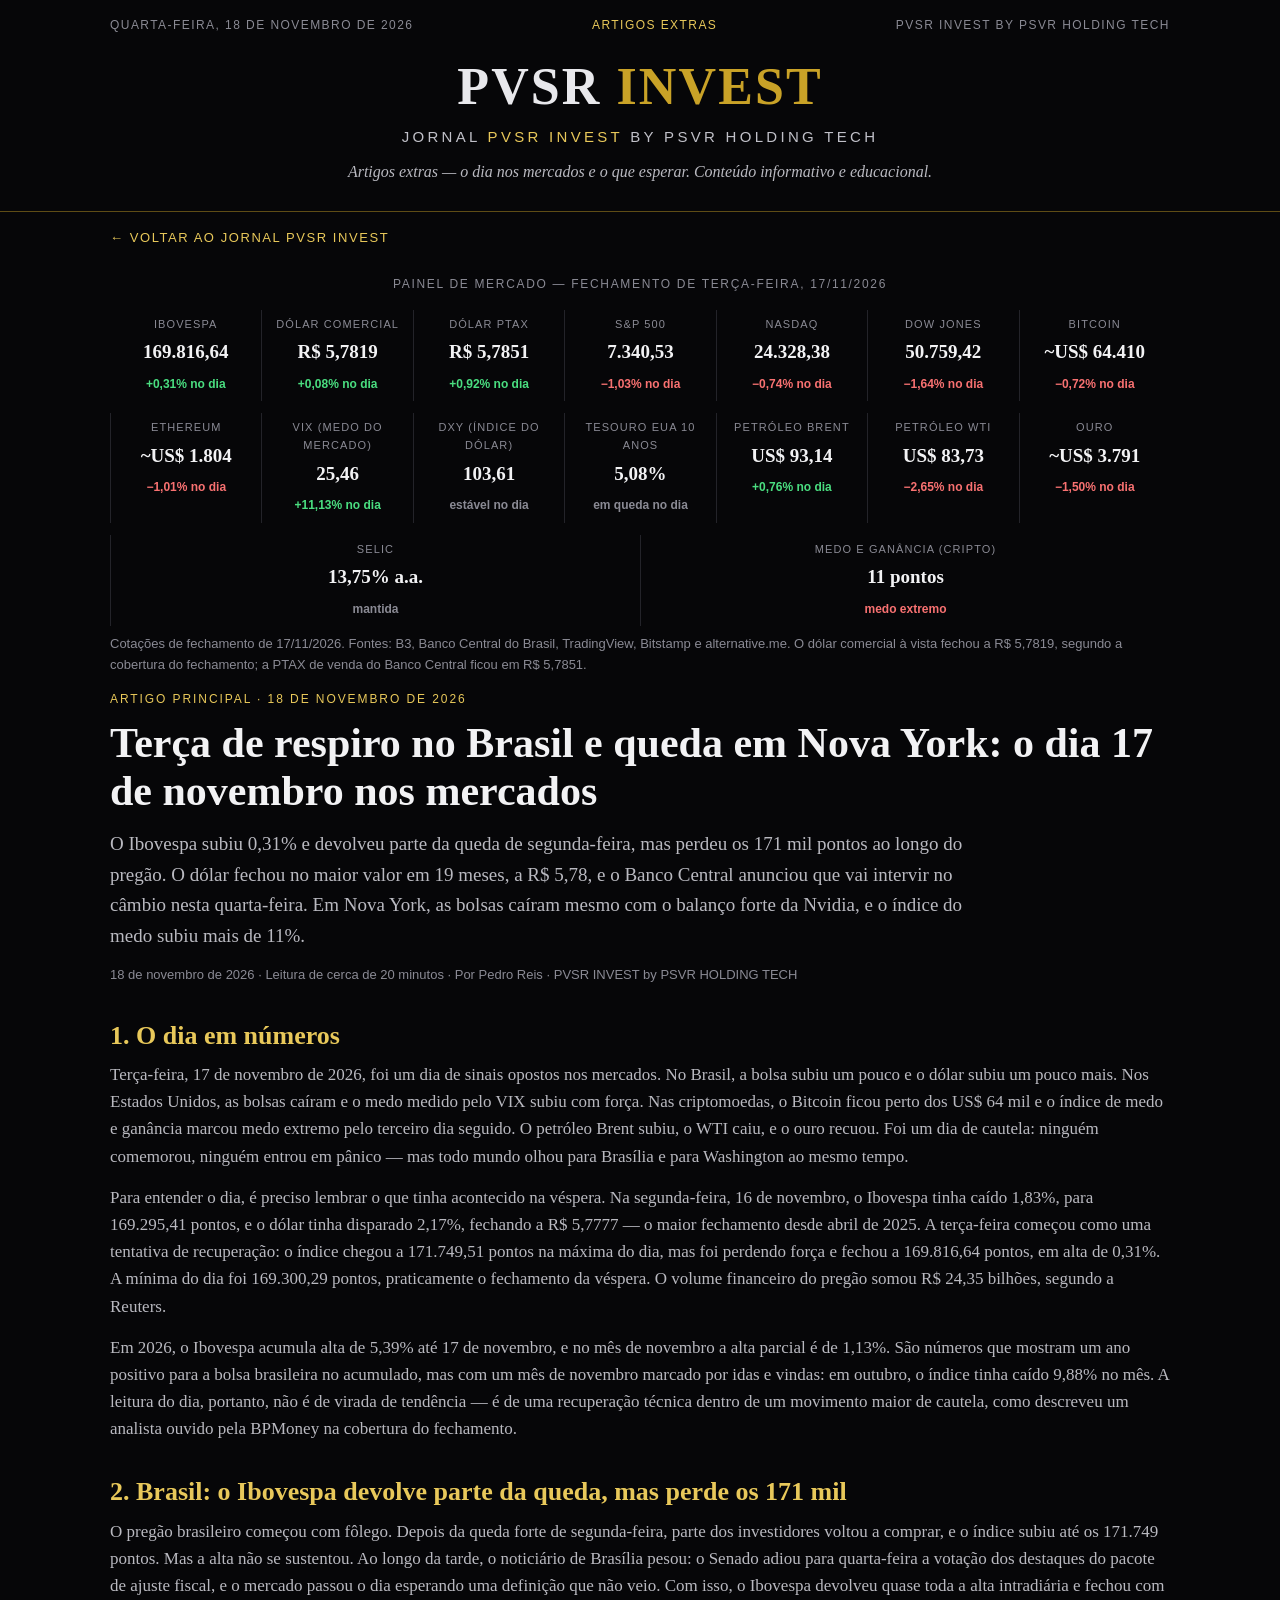
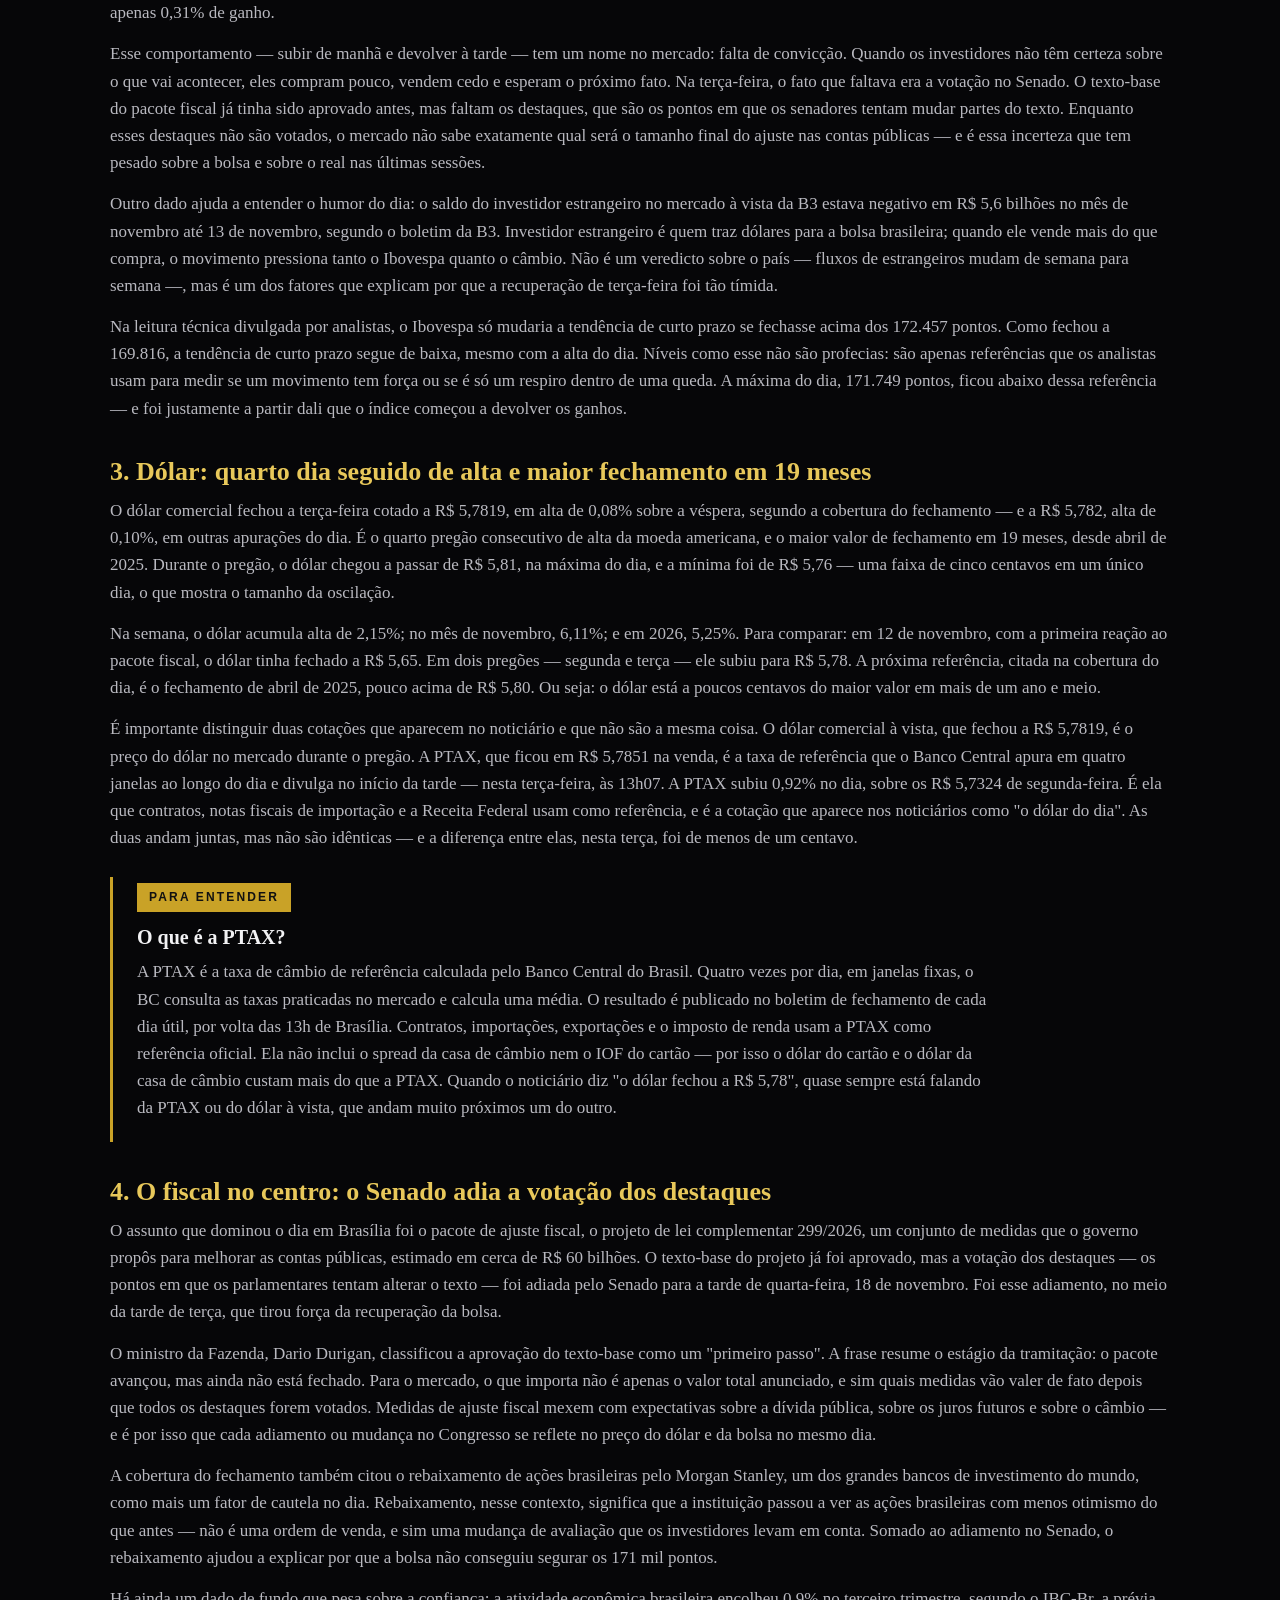
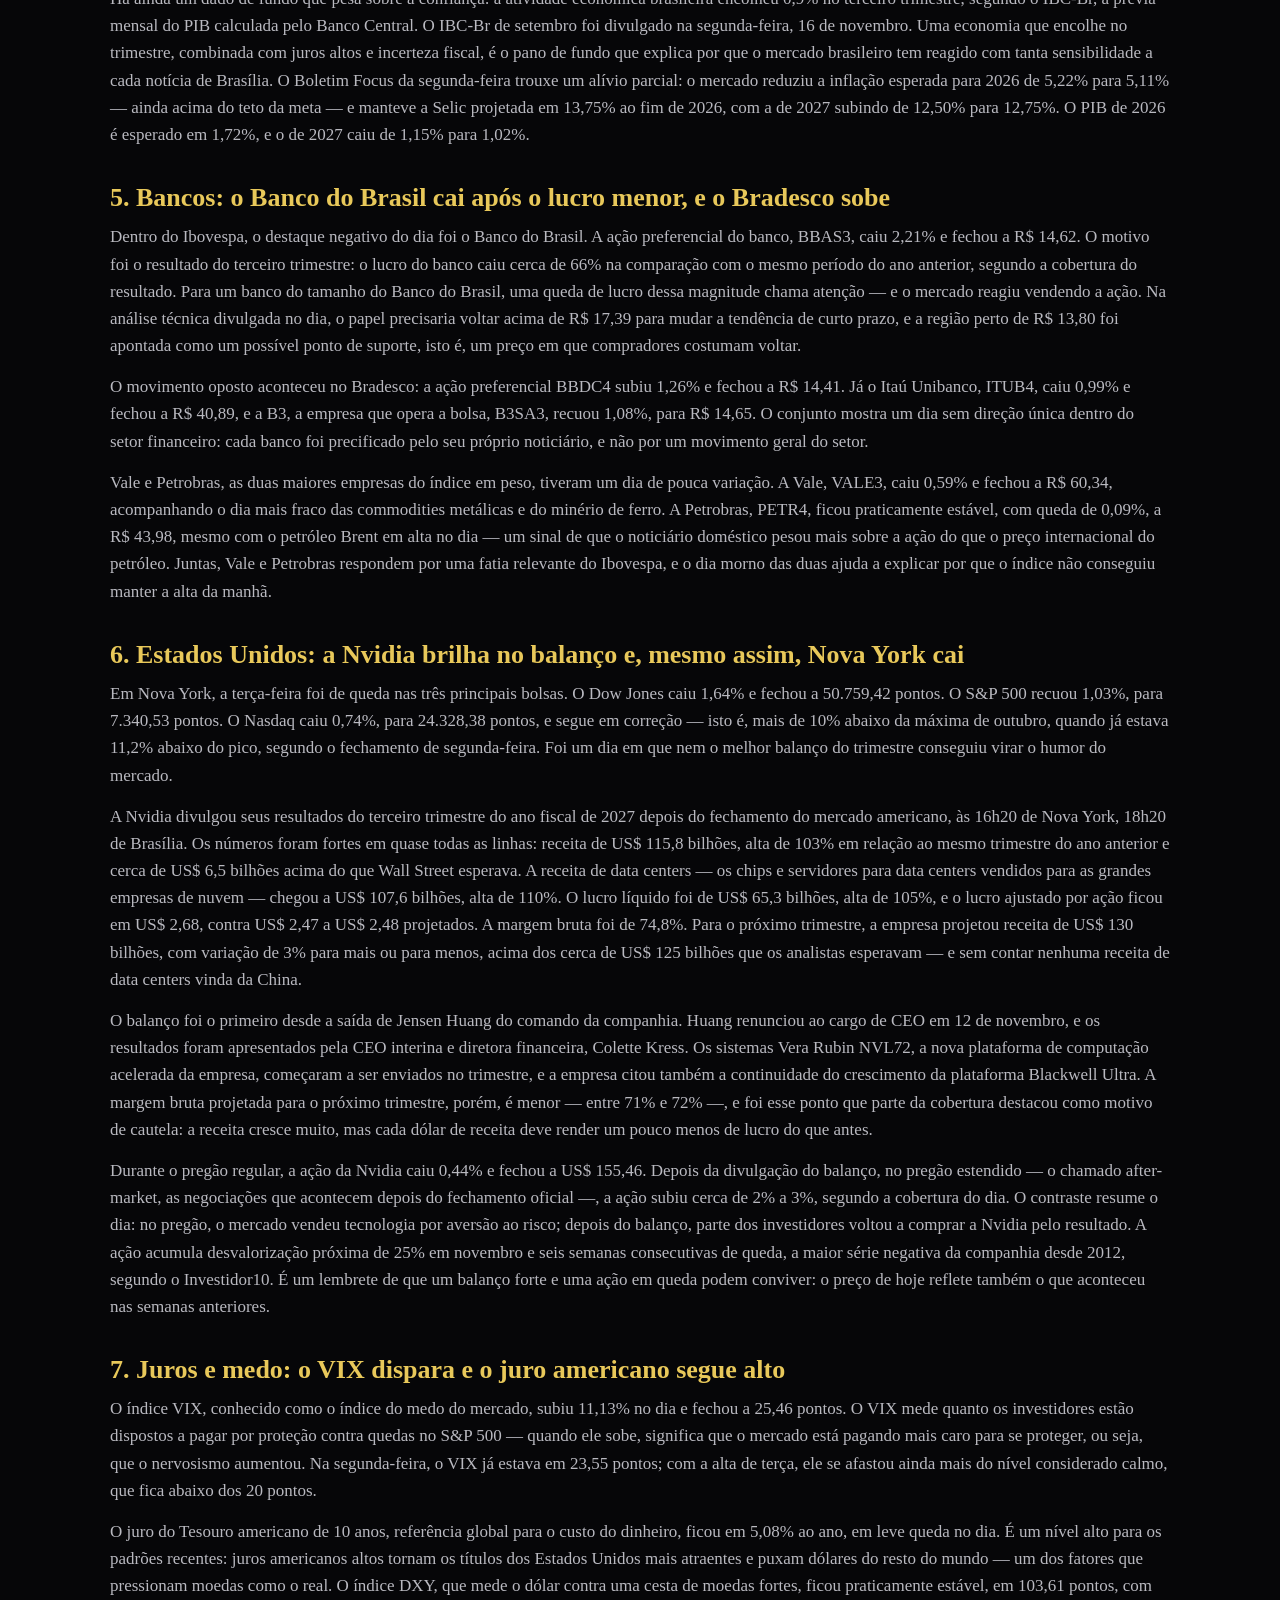
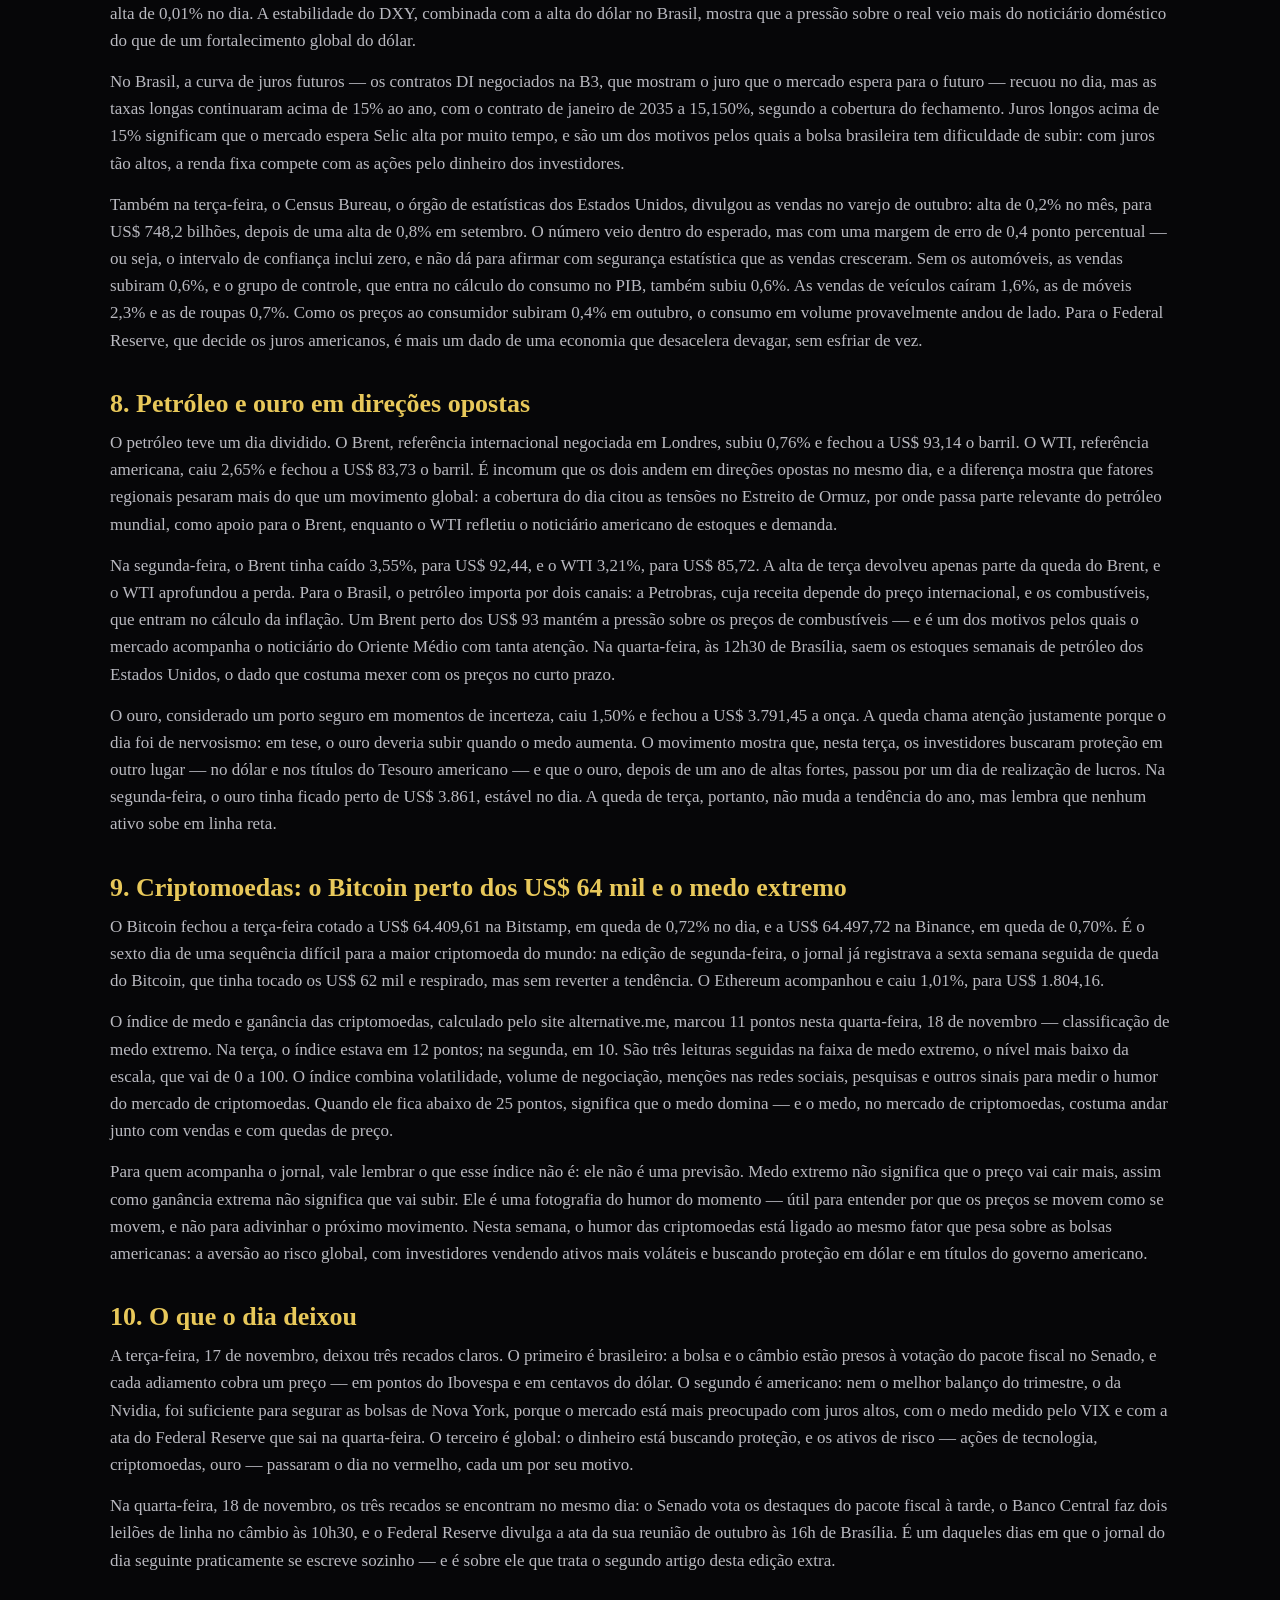
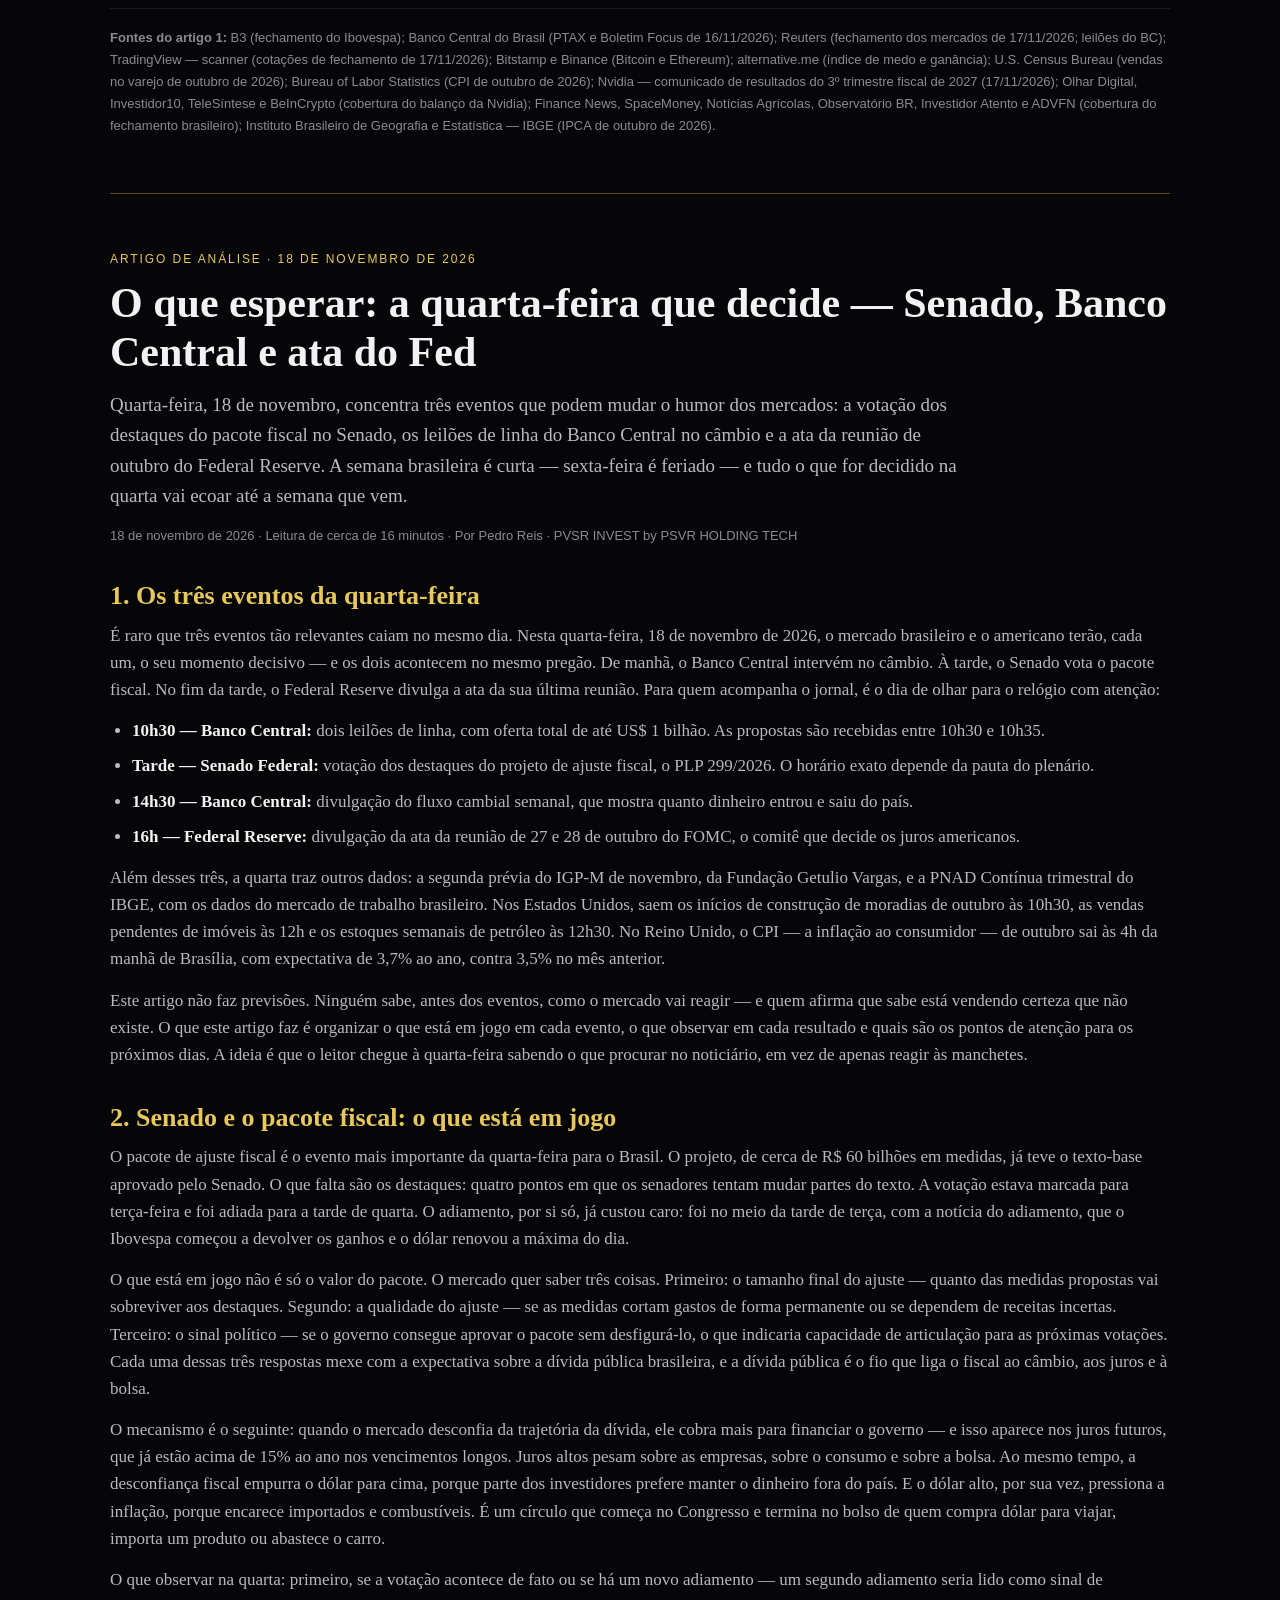
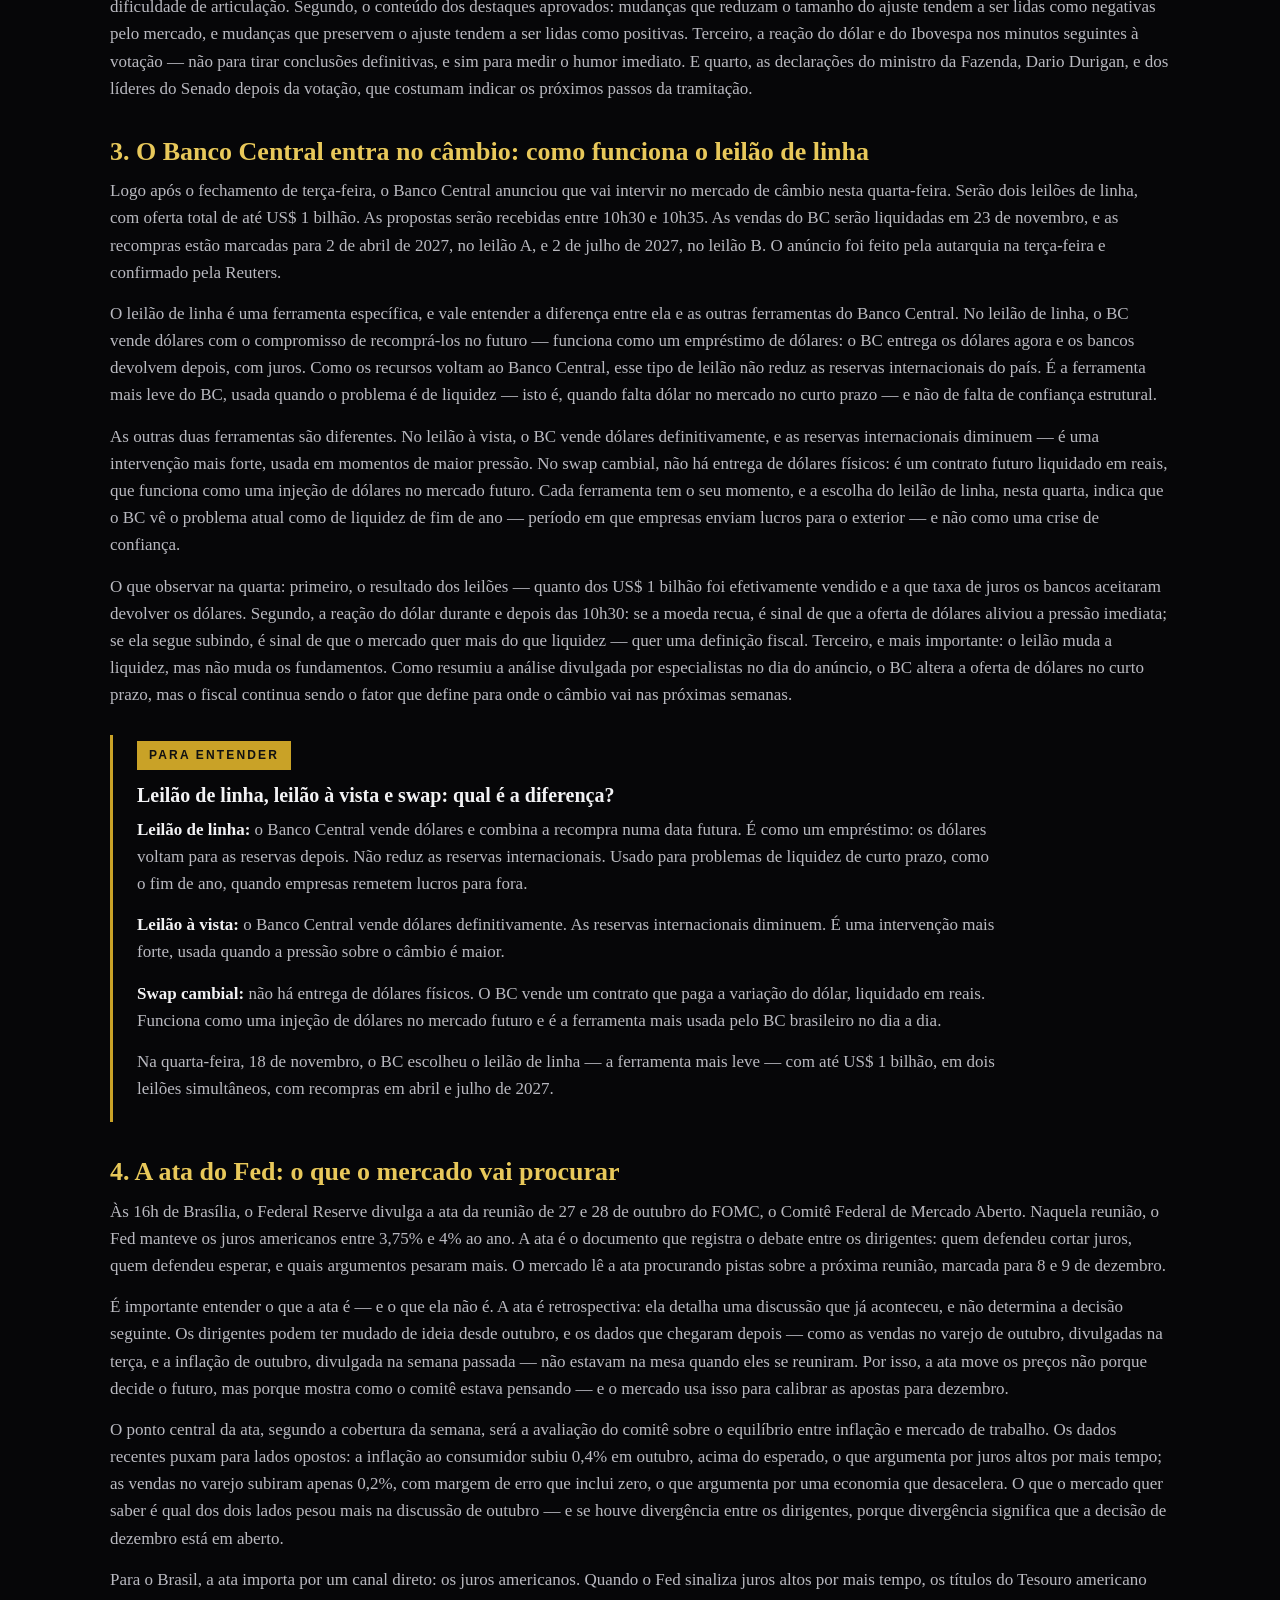
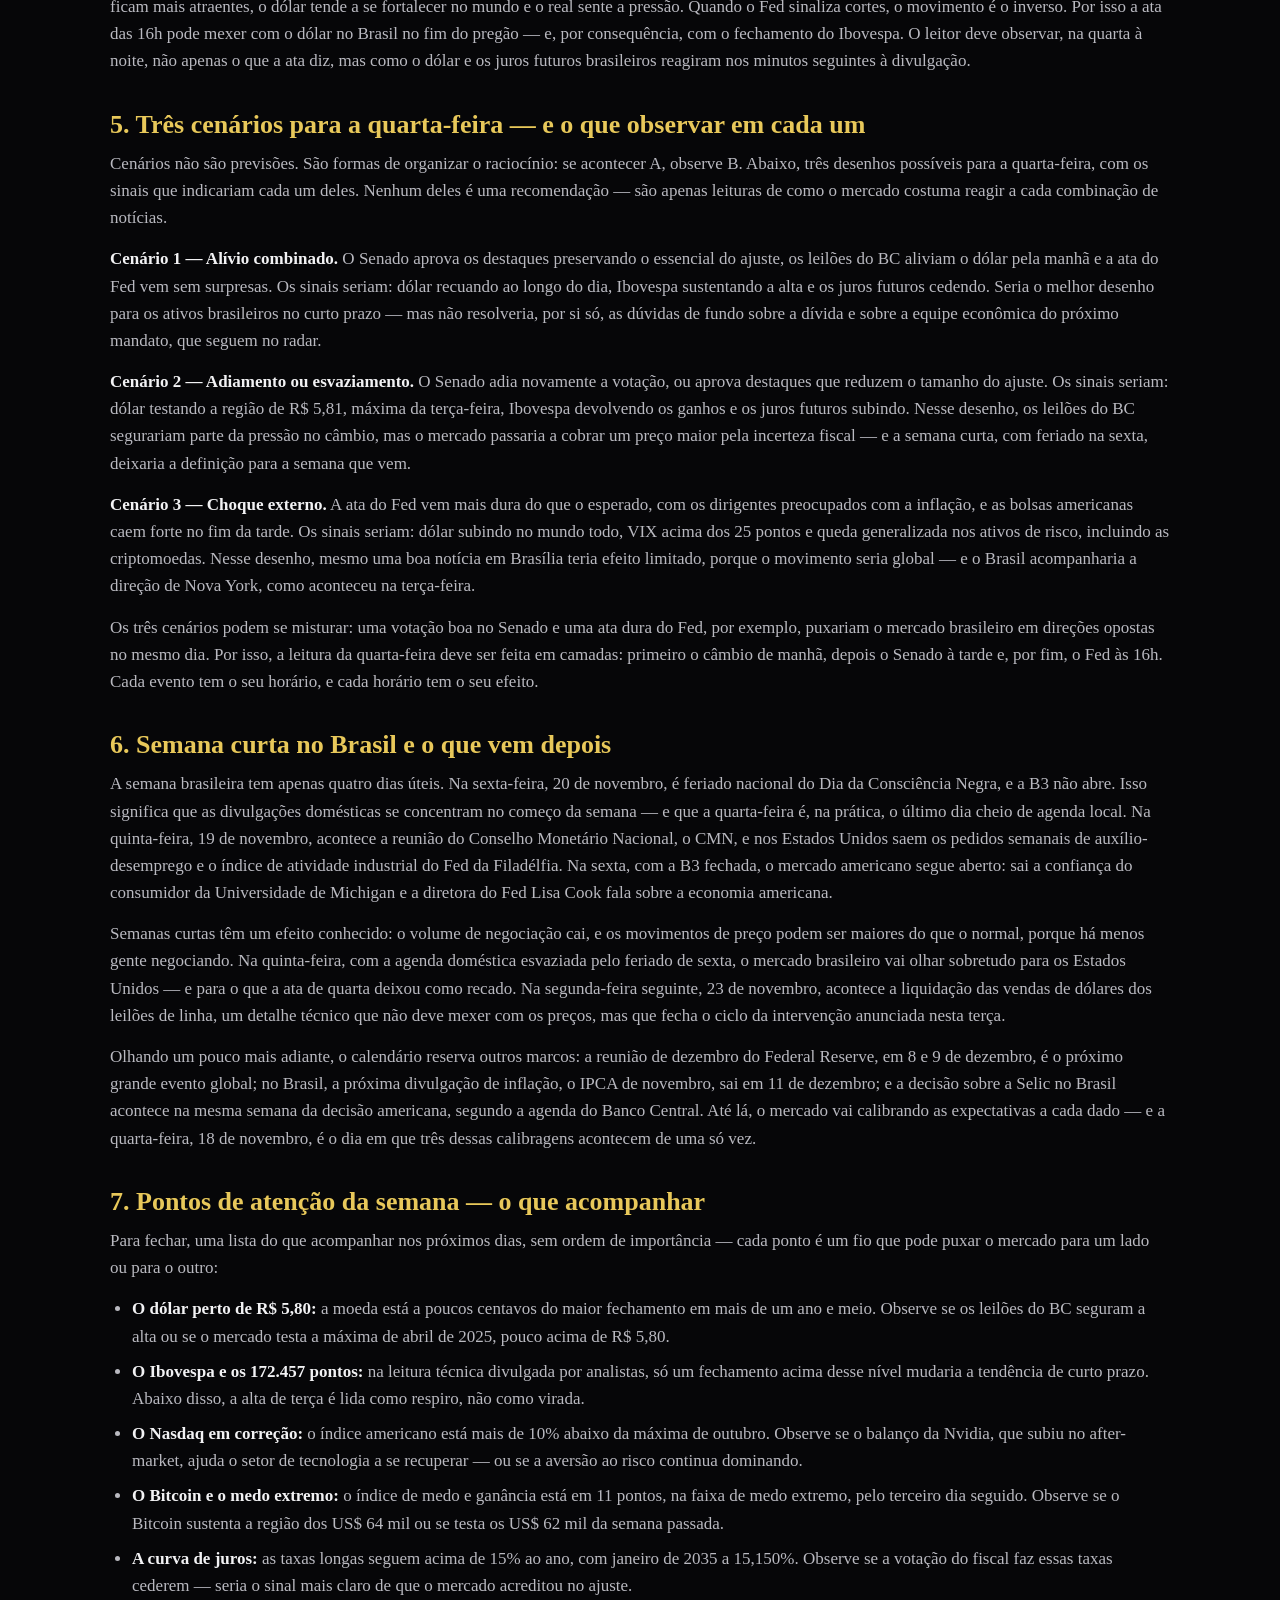
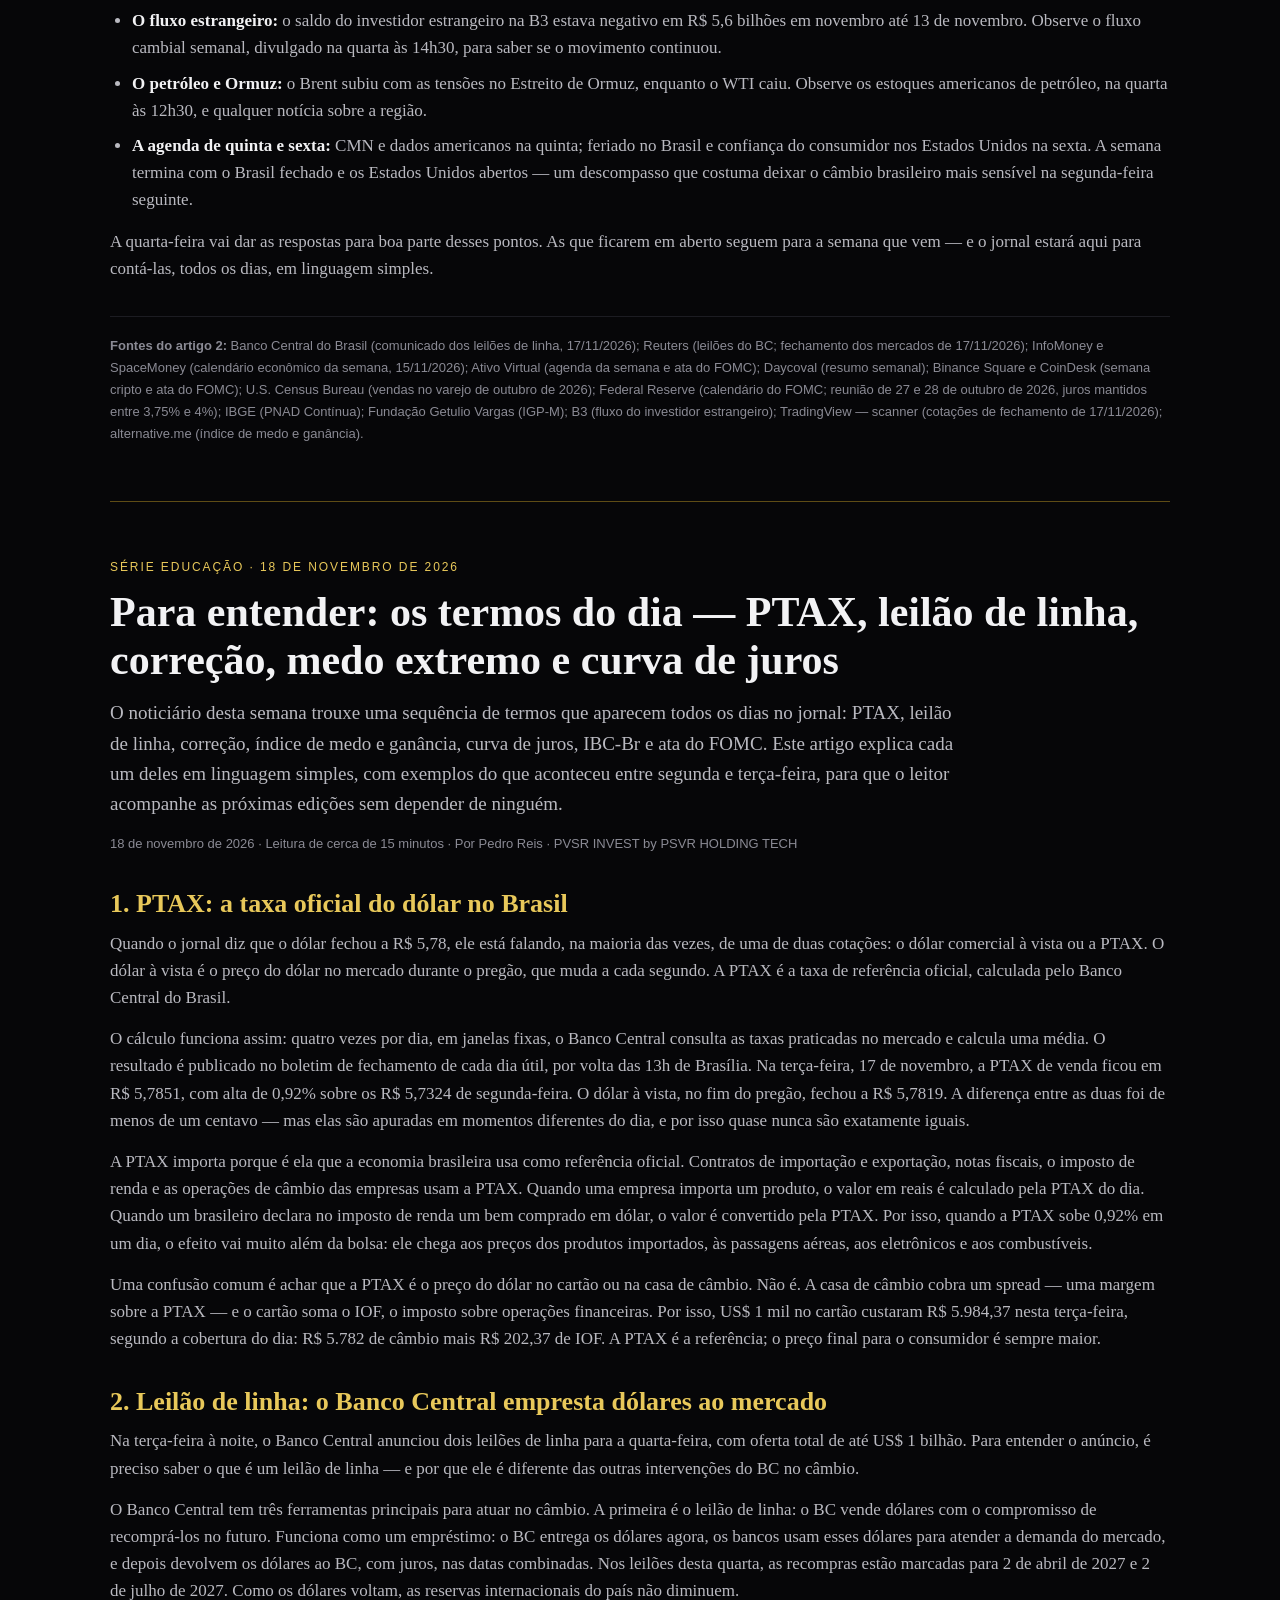
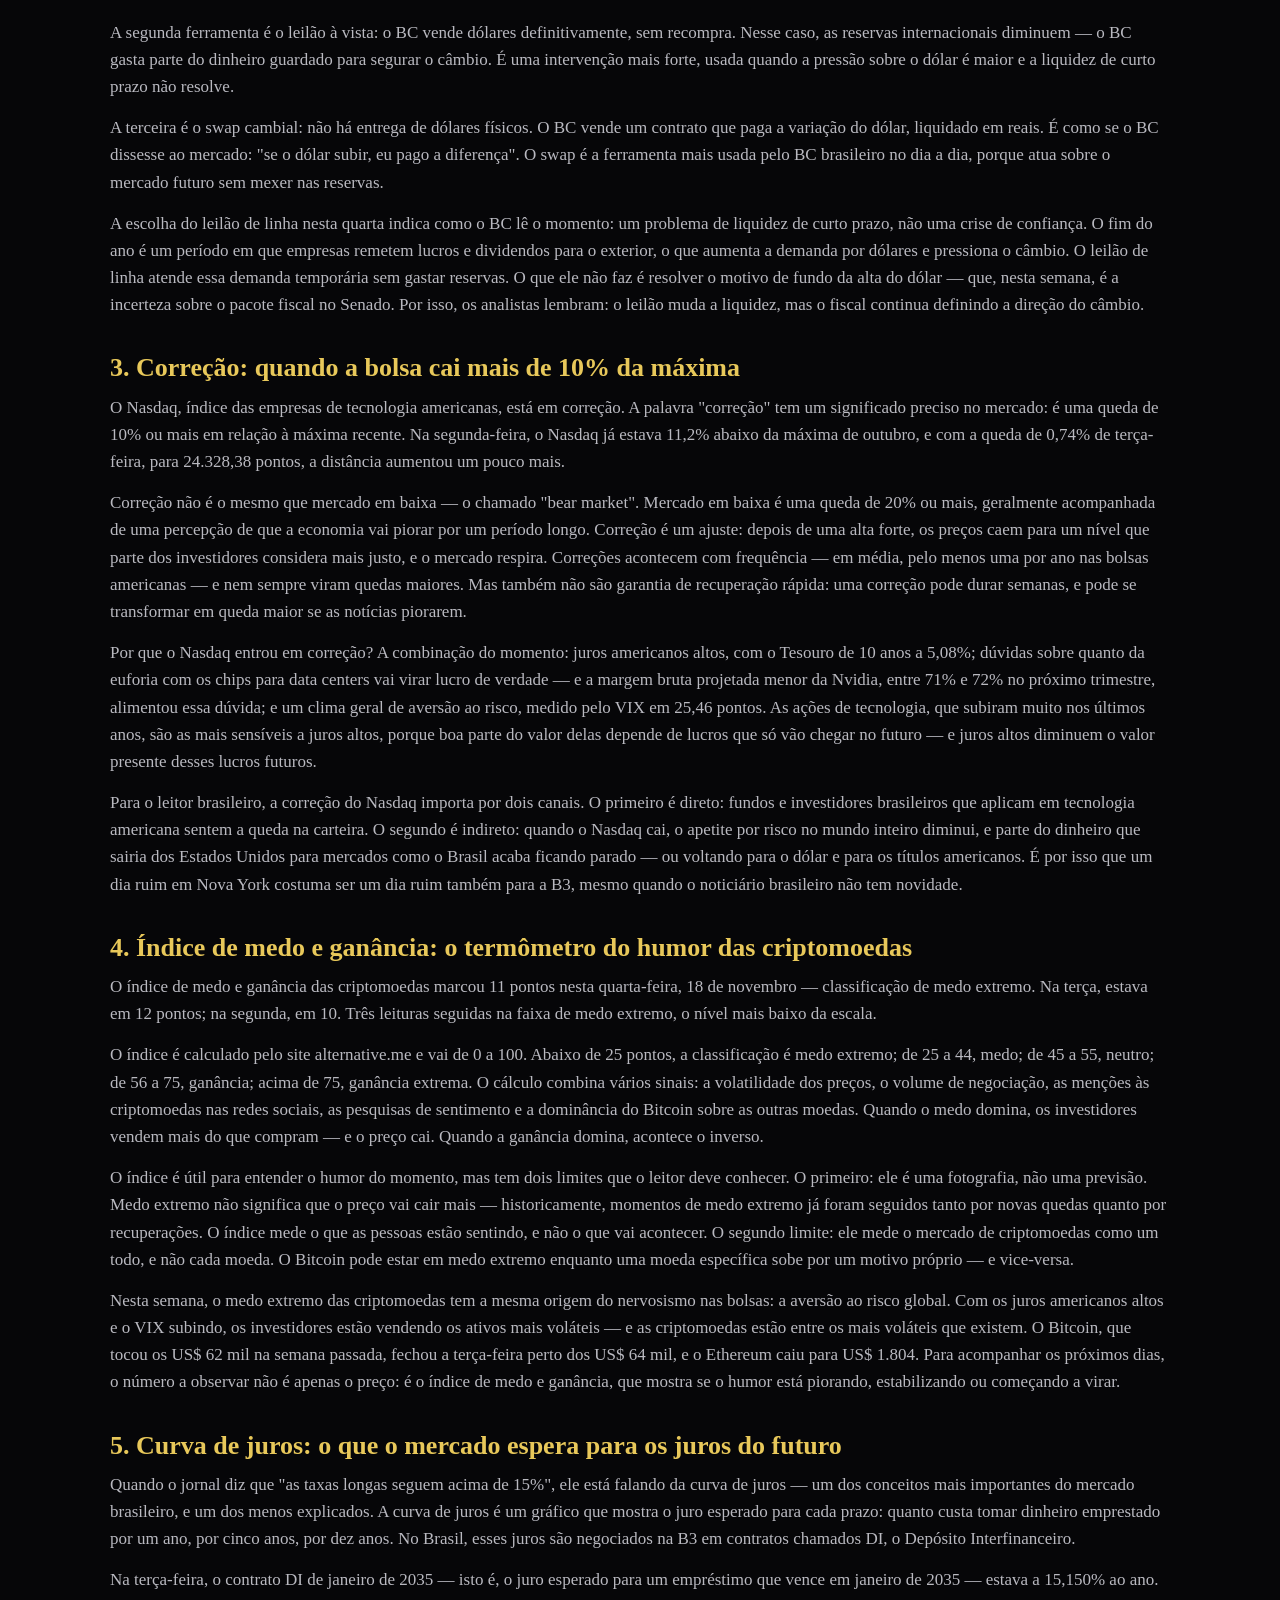
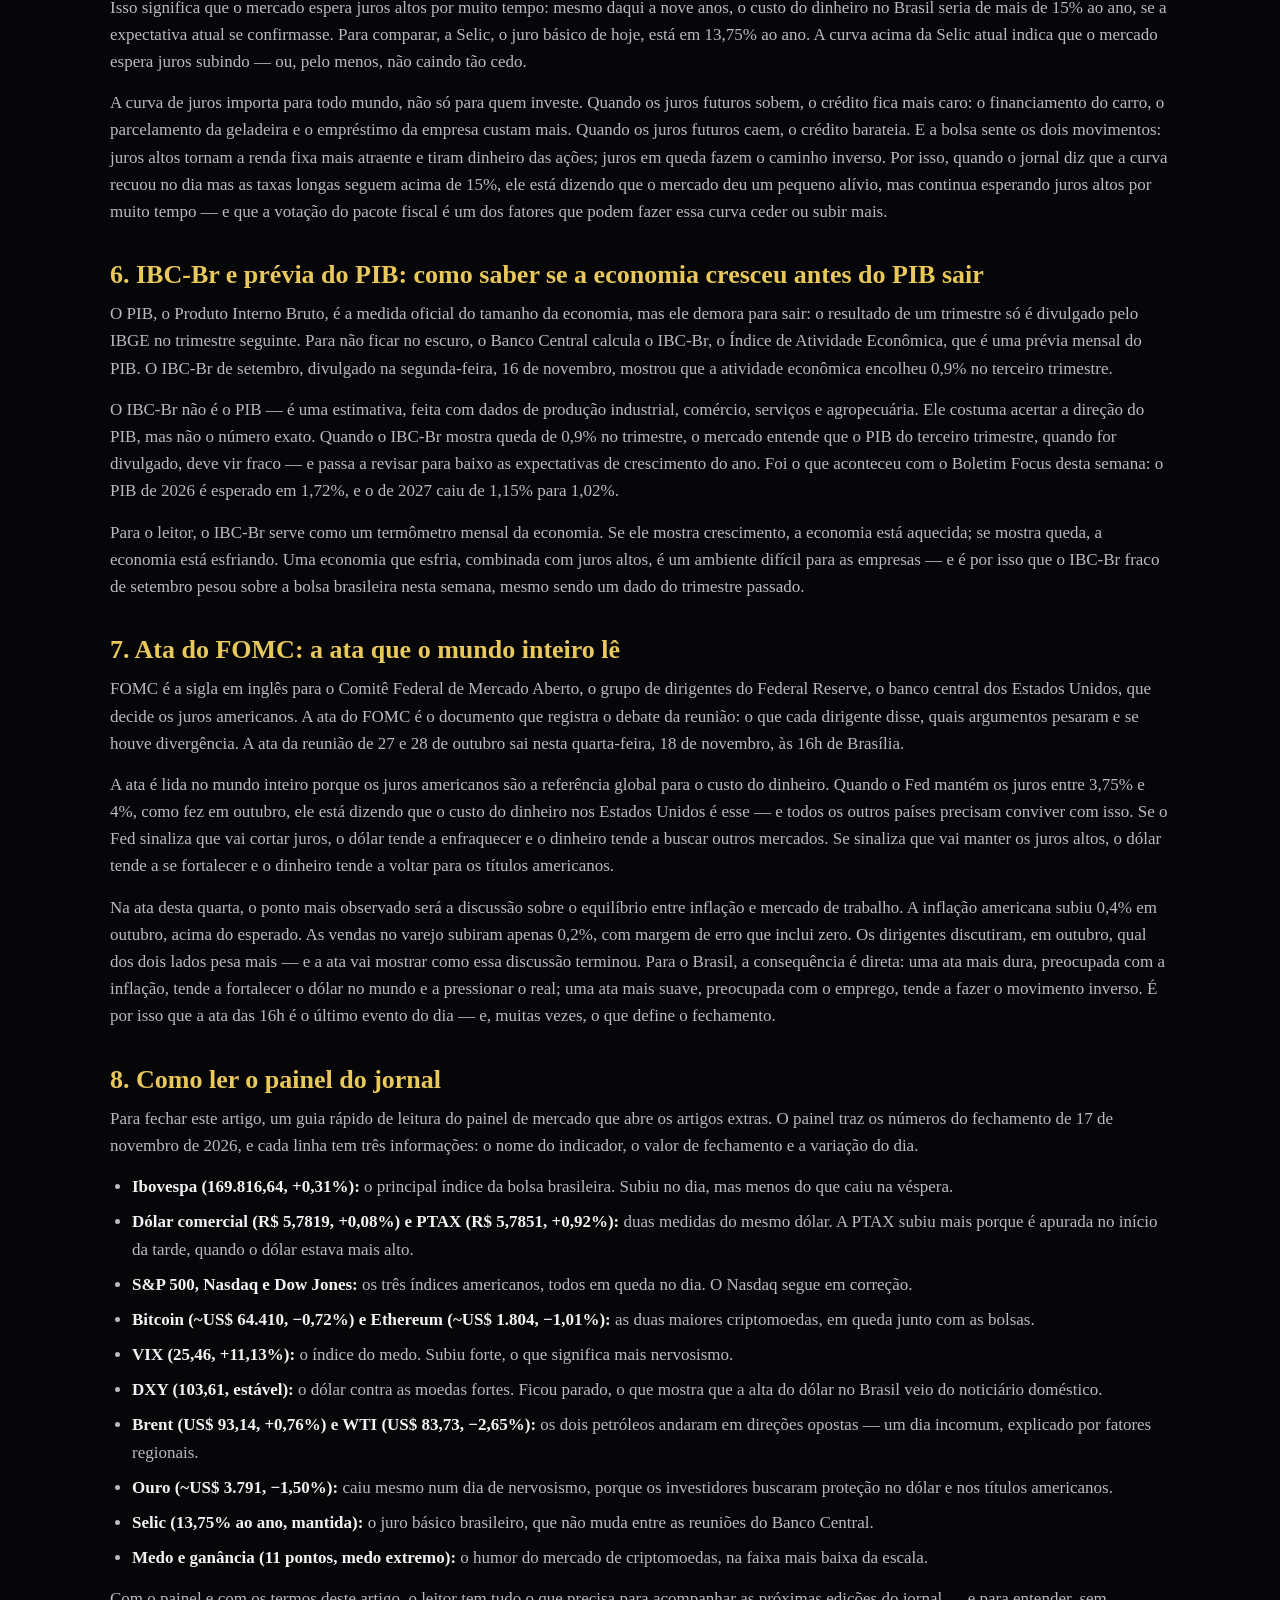
<file: extras-2026-11-18.html>
<!DOCTYPE html>
<html lang="pt-BR">
<head>
<meta charset="UTF-8">
<meta name="viewport" content="width=device-width, initial-scale=1.0">
<title>Artigos extras — 18 de novembro de 2026 · Jornal PVSR INVEST by PSVR HOLDING TECH</title>
<meta name="description" content="Artigos extras do Jornal PVSR INVEST: o fechamento de 17 de novembro de 2026 nos mercados e o que esperar da quarta-feira de decisões. Conteúdo informativo e educacional.">
<style>
:root{
  --bg:#060608; --line:#232329; --hairline:#1c1c22;
  --silver:#c0c0c8; --silver-dim:#8a8a94;
  --gold:#c9a227; --gold-bright:#e8c85a; --gold-faint:rgba(201,162,39,.45);
  --text:#f2f2f4; --text-dim:#b9b9c0;
  --green:#4ade80; --red:#f87171;
}
*{box-sizing:border-box}
body{margin:0;background:var(--bg);color:var(--text);font-family:Georgia,'Times New Roman',serif;line-height:1.6;overflow-x:hidden}
a{color:var(--gold-bright)}
header,section,main,footer{position:relative;z-index:1}
.masthead{border-bottom:1px solid var(--gold-faint);padding:0 0 22px}
.masthead-top{display:flex;justify-content:space-between;gap:12px;flex-wrap:wrap;max-width:1100px;margin:0 auto;padding:16px 20px 0;font-family:Arial,Helvetica,sans-serif;font-size:12px;letter-spacing:.12em;text-transform:uppercase;color:var(--silver-dim)}
.masthead-ed{color:var(--gold-bright)}
.masthead-title{text-align:center;padding:26px 20px 4px}
.monogram{font-weight:700;font-size:clamp(34px,7vw,52px);letter-spacing:.04em;line-height:1}
.mono-pvsr{color:#e8e8ec}.mono-invest{color:var(--gold)}
.masthead-sub{margin-top:12px;font-family:Arial,Helvetica,sans-serif;font-size:15px;letter-spacing:.22em;text-transform:uppercase;color:var(--silver)}
.masthead-sub .gold{color:var(--gold-bright)}
.masthead-tag{margin-top:10px;font-style:italic;color:var(--text-dim);font-size:16px}
main{max-width:1100px;margin:0 auto;padding:0 20px 40px}
h1{font-size:clamp(26px,4.5vw,42px);line-height:1.15;margin:10px 0 14px}
h2{font-size:26px;line-height:1.2;margin:34px 0 10px;color:var(--gold-bright)}
h3{font-size:20px;line-height:1.3;margin:26px 0 8px}
p{font-size:17px;color:var(--text-dim);margin:0 0 14px}
p strong,li strong{color:var(--text)}
ul,ol{color:var(--text-dim);font-size:17px;margin:0 0 14px;padding-left:22px}
li{margin-bottom:8px}
.kicker{font-family:Arial,Helvetica,sans-serif;font-size:12px;letter-spacing:.16em;text-transform:uppercase;color:var(--gold-bright)}
.voltar{max-width:1100px;margin:0 auto;padding:16px 20px 0;font-family:Arial,Helvetica,sans-serif;font-size:13px;letter-spacing:.12em;text-transform:uppercase}
.voltar a{color:var(--gold-bright);text-decoration:none}
.voltar a:hover{text-decoration:underline}
.lead{font-size:19px;color:var(--text-dim);max-width:860px}
.meta{margin-top:14px;font-family:Arial,Helvetica,sans-serif;font-size:13px;color:var(--silver-dim)}
.ticker{max-width:1100px;margin:26px auto 0;padding:0 20px}
.ticker-head{font-family:Arial,Helvetica,sans-serif;font-size:12px;letter-spacing:.14em;text-transform:uppercase;color:var(--silver-dim);margin-bottom:10px;text-align:center}
.ticker-strip{display:flex;flex-wrap:wrap;justify-content:center;padding:6px 0 2px;row-gap:12px}
.tick{flex:1 1 140px;min-width:130px;text-align:center;padding:6px 8px}
.tick + .tick{border-left:1px solid var(--line)}
.tick-name{display:block;font-family:Arial,Helvetica,sans-serif;font-size:11px;letter-spacing:.1em;text-transform:uppercase;color:var(--silver-dim)}
.tick-val{display:block;font-size:19px;font-weight:700;color:var(--text);margin:4px 0 2px;white-space:nowrap}
.tick-var{font-family:Arial,Helvetica,sans-serif;font-size:12px;font-weight:700}
.tick-var.up{color:var(--green)}.tick-var.down{color:var(--red)}.tick-var.neutral{color:var(--silver-dim)}
.quadro{margin:26px 0;padding:6px 0 6px 24px;border-left:3px solid var(--gold)}
.quadro-badge{display:inline-block;font-family:Arial,Helvetica,sans-serif;font-size:12px;letter-spacing:.18em;text-transform:uppercase;color:#111;background:var(--gold);padding:5px 12px;font-weight:700;margin-bottom:12px}
.quadro h3{margin-top:0}
.quadro p{font-size:17px;max-width:860px}
table{width:100%;border-collapse:collapse;margin:18px 0 22px;font-family:Arial,Helvetica,sans-serif;font-size:14px}
th,td{padding:10px 12px;border-bottom:1px solid var(--hairline);text-align:left}
th{color:var(--gold-bright);letter-spacing:.08em;text-transform:uppercase;font-size:12px}
td{color:var(--text-dim)}
td b{color:var(--text)}
.up{color:var(--green);font-weight:700}.down{color:var(--red);font-weight:700}
.fonte{font-family:Arial,Helvetica,sans-serif;font-size:13px;color:var(--silver-dim);margin-top:6px}
.fontes{margin-top:34px;padding-top:18px;border-top:1px solid var(--hairline);font-family:Arial,Helvetica,sans-serif;font-size:13px;color:var(--silver-dim);line-height:1.7}
.aviso{font-family:Arial,Helvetica,sans-serif;font-size:14px;color:var(--silver-dim);margin-top:26px;padding:16px 18px;border:1px solid var(--gold-faint);background:rgba(201,162,39,.06)}
footer{border-top:1px solid var(--gold-faint);padding:30px 20px 38px;text-align:center}
.footer-mono{font-weight:700;font-size:30px;letter-spacing:.04em}
.footer-by{font-family:Arial,Helvetica,sans-serif;font-size:13px;letter-spacing:.14em;text-transform:uppercase;color:var(--silver-dim)}
.footer-credit{margin-top:10px;font-family:Arial,Helvetica,sans-serif;font-size:14px;color:var(--silver)}
.footer-note{margin-top:6px;font-family:Arial,Helvetica,sans-serif;font-size:12px;color:var(--silver-dim)}
hr.sep{border:0;border-top:1px solid var(--gold-faint);margin:56px 0}
@media (max-width:600px){
  .tick{flex:1 1 45%;min-width:0}
  .tick + .tick{border-left:0}
  .tick:nth-child(even){border-left:1px solid var(--line)}
  .tick-val{font-size:18px}
  main{padding:0 14px 40px}
  .quadro{padding-left:18px}
}
</style>
</head>
<body>

<header class="masthead">
  <div class="masthead-top">
    <span>Quarta-feira, 18 de novembro de 2026</span>
    <span class="masthead-ed">Artigos extras</span>
    <span>PVSR INVEST by PSVR HOLDING TECH</span>
  </div>
  <div class="masthead-title">
    <div class="monogram"><span class="mono-pvsr">PVSR</span> <span class="mono-invest">INVEST</span></div>
    <div class="masthead-sub">Jornal <span class="gold">PVSR INVEST</span> by PSVR HOLDING TECH</div>
    <div class="masthead-tag">Artigos extras — o dia nos mercados e o que esperar. Conteúdo informativo e educacional.</div>
  </div>
</header>

<div class="voltar"><a href="index.html">← Voltar ao Jornal PVSR INVEST</a></div>

<section class="ticker" aria-label="Painel de mercado">
  <div class="ticker-head">Painel de mercado — fechamento de terça-feira, 17/11/2026</div>
  <div class="ticker-strip">
    <div class="tick"><span class="tick-name">Ibovespa</span><span class="tick-val">169.816,64</span><span class="tick-var up">+0,31% no dia</span></div>
    <div class="tick"><span class="tick-name">Dólar comercial</span><span class="tick-val">R$ 5,7819</span><span class="tick-var up">+0,08% no dia</span></div>
    <div class="tick"><span class="tick-name">Dólar PTAX</span><span class="tick-val">R$ 5,7851</span><span class="tick-var up">+0,92% no dia</span></div>
    <div class="tick"><span class="tick-name">S&amp;P 500</span><span class="tick-val">7.340,53</span><span class="tick-var down">−1,03% no dia</span></div>
    <div class="tick"><span class="tick-name">Nasdaq</span><span class="tick-val">24.328,38</span><span class="tick-var down">−0,74% no dia</span></div>
    <div class="tick"><span class="tick-name">Dow Jones</span><span class="tick-val">50.759,42</span><span class="tick-var down">−1,64% no dia</span></div>
    <div class="tick"><span class="tick-name">Bitcoin</span><span class="tick-val">~US$ 64.410</span><span class="tick-var down">−0,72% no dia</span></div>
    <div class="tick"><span class="tick-name">Ethereum</span><span class="tick-val">~US$ 1.804</span><span class="tick-var down">−1,01% no dia</span></div>
    <div class="tick"><span class="tick-name">VIX (medo do mercado)</span><span class="tick-val">25,46</span><span class="tick-var up">+11,13% no dia</span></div>
    <div class="tick"><span class="tick-name">DXY (índice do dólar)</span><span class="tick-val">103,61</span><span class="tick-var neutral">estável no dia</span></div>
    <div class="tick"><span class="tick-name">Tesouro EUA 10 anos</span><span class="tick-val">5,08%</span><span class="tick-var neutral">em queda no dia</span></div>
    <div class="tick"><span class="tick-name">Petróleo Brent</span><span class="tick-val">US$ 93,14</span><span class="tick-var up">+0,76% no dia</span></div>
    <div class="tick"><span class="tick-name">Petróleo WTI</span><span class="tick-val">US$ 83,73</span><span class="tick-var down">−2,65% no dia</span></div>
    <div class="tick"><span class="tick-name">Ouro</span><span class="tick-val">~US$ 3.791</span><span class="tick-var down">−1,50% no dia</span></div>
    <div class="tick"><span class="tick-name">Selic</span><span class="tick-val">13,75% a.a.</span><span class="tick-var neutral">mantida</span></div>
    <div class="tick"><span class="tick-name">Medo e ganância (cripto)</span><span class="tick-val">11 pontos</span><span class="tick-var down">medo extremo</span></div>
  </div>
  <p class="fonte">Cotações de fechamento de 17/11/2026. Fontes: B3, Banco Central do Brasil, TradingView, Bitstamp e alternative.me. O dólar comercial à vista fechou a R$ 5,7819, segundo a cobertura do fechamento; a PTAX de venda do Banco Central ficou em R$ 5,7851.</p>
</section>

<main>

<!-- ============ ARTIGO 1 ============ -->
<article id="artigo-dia">
  <div class="kicker">Artigo principal · 18 de novembro de 2026</div>
  <h1>Terça de respiro no Brasil e queda em Nova York: o dia 17 de novembro nos mercados</h1>
  <p class="lead">O Ibovespa subiu 0,31% e devolveu parte da queda de segunda-feira, mas perdeu os 171 mil pontos ao longo do pregão. O dólar fechou no maior valor em 19 meses, a R$ 5,78, e o Banco Central anunciou que vai intervir no câmbio nesta quarta-feira. Em Nova York, as bolsas caíram mesmo com o balanço forte da Nvidia, e o índice do medo subiu mais de 11%.</p>
  <div class="meta">18 de novembro de 2026 · Leitura de cerca de 20 minutos · Por Pedro Reis · PVSR INVEST by PSVR HOLDING TECH</div>

  <h2>1. O dia em números</h2>
  <p>Terça-feira, 17 de novembro de 2026, foi um dia de sinais opostos nos mercados. No Brasil, a bolsa subiu um pouco e o dólar subiu um pouco mais. Nos Estados Unidos, as bolsas caíram e o medo medido pelo VIX subiu com força. Nas criptomoedas, o Bitcoin ficou perto dos US$ 64 mil e o índice de medo e ganância marcou medo extremo pelo terceiro dia seguido. O petróleo Brent subiu, o WTI caiu, e o ouro recuou. Foi um dia de cautela: ninguém comemorou, ninguém entrou em pânico — mas todo mundo olhou para Brasília e para Washington ao mesmo tempo.</p>
  <p>Para entender o dia, é preciso lembrar o que tinha acontecido na véspera. Na segunda-feira, 16 de novembro, o Ibovespa tinha caído 1,83%, para 169.295,41 pontos, e o dólar tinha disparado 2,17%, fechando a R$ 5,7777 — o maior fechamento desde abril de 2025. A terça-feira começou como uma tentativa de recuperação: o índice chegou a 171.749,51 pontos na máxima do dia, mas foi perdendo força e fechou a 169.816,64 pontos, em alta de 0,31%. A mínima do dia foi 169.300,29 pontos, praticamente o fechamento da véspera. O volume financeiro do pregão somou R$ 24,35 bilhões, segundo a Reuters.</p>
  <p>Em 2026, o Ibovespa acumula alta de 5,39% até 17 de novembro, e no mês de novembro a alta parcial é de 1,13%. São números que mostram um ano positivo para a bolsa brasileira no acumulado, mas com um mês de novembro marcado por idas e vindas: em outubro, o índice tinha caído 9,88% no mês. A leitura do dia, portanto, não é de virada de tendência — é de uma recuperação técnica dentro de um movimento maior de cautela, como descreveu um analista ouvido pela BPMoney na cobertura do fechamento.</p>

  <h2>2. Brasil: o Ibovespa devolve parte da queda, mas perde os 171 mil</h2>
  <p>O pregão brasileiro começou com fôlego. Depois da queda forte de segunda-feira, parte dos investidores voltou a comprar, e o índice subiu até os 171.749 pontos. Mas a alta não se sustentou. Ao longo da tarde, o noticiário de Brasília pesou: o Senado adiou para quarta-feira a votação dos destaques do pacote de ajuste fiscal, e o mercado passou o dia esperando uma definição que não veio. Com isso, o Ibovespa devolveu quase toda a alta intradiária e fechou com apenas 0,31% de ganho.</p>
  <p>Esse comportamento — subir de manhã e devolver à tarde — tem um nome no mercado: falta de convicção. Quando os investidores não têm certeza sobre o que vai acontecer, eles compram pouco, vendem cedo e esperam o próximo fato. Na terça-feira, o fato que faltava era a votação no Senado. O texto-base do pacote fiscal já tinha sido aprovado antes, mas faltam os destaques, que são os pontos em que os senadores tentam mudar partes do texto. Enquanto esses destaques não são votados, o mercado não sabe exatamente qual será o tamanho final do ajuste nas contas públicas — e é essa incerteza que tem pesado sobre a bolsa e sobre o real nas últimas sessões.</p>
  <p>Outro dado ajuda a entender o humor do dia: o saldo do investidor estrangeiro no mercado à vista da B3 estava negativo em R$ 5,6 bilhões no mês de novembro até 13 de novembro, segundo o boletim da B3. Investidor estrangeiro é quem traz dólares para a bolsa brasileira; quando ele vende mais do que compra, o movimento pressiona tanto o Ibovespa quanto o câmbio. Não é um veredicto sobre o país — fluxos de estrangeiros mudam de semana para semana —, mas é um dos fatores que explicam por que a recuperação de terça-feira foi tão tímida.</p>
  <p>Na leitura técnica divulgada por analistas, o Ibovespa só mudaria a tendência de curto prazo se fechasse acima dos 172.457 pontos. Como fechou a 169.816, a tendência de curto prazo segue de baixa, mesmo com a alta do dia. Níveis como esse não são profecias: são apenas referências que os analistas usam para medir se um movimento tem força ou se é só um respiro dentro de uma queda. A máxima do dia, 171.749 pontos, ficou abaixo dessa referência — e foi justamente a partir dali que o índice começou a devolver os ganhos.</p>

  <h2>3. Dólar: quarto dia seguido de alta e maior fechamento em 19 meses</h2>
  <p>O dólar comercial fechou a terça-feira cotado a R$ 5,7819, em alta de 0,08% sobre a véspera, segundo a cobertura do fechamento — e a R$ 5,782, alta de 0,10%, em outras apurações do dia. É o quarto pregão consecutivo de alta da moeda americana, e o maior valor de fechamento em 19 meses, desde abril de 2025. Durante o pregão, o dólar chegou a passar de R$ 5,81, na máxima do dia, e a mínima foi de R$ 5,76 — uma faixa de cinco centavos em um único dia, o que mostra o tamanho da oscilação.</p>
  <p>Na semana, o dólar acumula alta de 2,15%; no mês de novembro, 6,11%; e em 2026, 5,25%. Para comparar: em 12 de novembro, com a primeira reação ao pacote fiscal, o dólar tinha fechado a R$ 5,65. Em dois pregões — segunda e terça — ele subiu para R$ 5,78. A próxima referência, citada na cobertura do dia, é o fechamento de abril de 2025, pouco acima de R$ 5,80. Ou seja: o dólar está a poucos centavos do maior valor em mais de um ano e meio.</p>
  <p>É importante distinguir duas cotações que aparecem no noticiário e que não são a mesma coisa. O dólar comercial à vista, que fechou a R$ 5,7819, é o preço do dólar no mercado durante o pregão. A PTAX, que ficou em R$ 5,7851 na venda, é a taxa de referência que o Banco Central apura em quatro janelas ao longo do dia e divulga no início da tarde — nesta terça-feira, às 13h07. A PTAX subiu 0,92% no dia, sobre os R$ 5,7324 de segunda-feira. É ela que contratos, notas fiscais de importação e a Receita Federal usam como referência, e é a cotação que aparece nos noticiários como "o dólar do dia". As duas andam juntas, mas não são idênticas — e a diferença entre elas, nesta terça, foi de menos de um centavo.</p>

  <div class="quadro">
    <div class="quadro-badge">Para entender</div>
    <h3>O que é a PTAX?</h3>
    <p>A PTAX é a taxa de câmbio de referência calculada pelo Banco Central do Brasil. Quatro vezes por dia, em janelas fixas, o BC consulta as taxas praticadas no mercado e calcula uma média. O resultado é publicado no boletim de fechamento de cada dia útil, por volta das 13h de Brasília. Contratos, importações, exportações e o imposto de renda usam a PTAX como referência oficial. Ela não inclui o spread da casa de câmbio nem o IOF do cartão — por isso o dólar do cartão e o dólar da casa de câmbio custam mais do que a PTAX. Quando o noticiário diz "o dólar fechou a R$ 5,78", quase sempre está falando da PTAX ou do dólar à vista, que andam muito próximos um do outro.</p>
  </div>

  <h2>4. O fiscal no centro: o Senado adia a votação dos destaques</h2>
  <p>O assunto que dominou o dia em Brasília foi o pacote de ajuste fiscal, o projeto de lei complementar 299/2026, um conjunto de medidas que o governo propôs para melhorar as contas públicas, estimado em cerca de R$ 60 bilhões. O texto-base do projeto já foi aprovado, mas a votação dos destaques — os pontos em que os parlamentares tentam alterar o texto — foi adiada pelo Senado para a tarde de quarta-feira, 18 de novembro. Foi esse adiamento, no meio da tarde de terça, que tirou força da recuperação da bolsa.</p>
  <p>O ministro da Fazenda, Dario Durigan, classificou a aprovação do texto-base como um "primeiro passo". A frase resume o estágio da tramitação: o pacote avançou, mas ainda não está fechado. Para o mercado, o que importa não é apenas o valor total anunciado, e sim quais medidas vão valer de fato depois que todos os destaques forem votados. Medidas de ajuste fiscal mexem com expectativas sobre a dívida pública, sobre os juros futuros e sobre o câmbio — e é por isso que cada adiamento ou mudança no Congresso se reflete no preço do dólar e da bolsa no mesmo dia.</p>
  <p>A cobertura do fechamento também citou o rebaixamento de ações brasileiras pelo Morgan Stanley, um dos grandes bancos de investimento do mundo, como mais um fator de cautela no dia. Rebaixamento, nesse contexto, significa que a instituição passou a ver as ações brasileiras com menos otimismo do que antes — não é uma ordem de venda, e sim uma mudança de avaliação que os investidores levam em conta. Somado ao adiamento no Senado, o rebaixamento ajudou a explicar por que a bolsa não conseguiu segurar os 171 mil pontos.</p>
  <p>Há ainda um dado de fundo que pesa sobre a confiança: a atividade econômica brasileira encolheu 0,9% no terceiro trimestre, segundo o IBC-Br, a prévia mensal do PIB calculada pelo Banco Central. O IBC-Br de setembro foi divulgado na segunda-feira, 16 de novembro. Uma economia que encolhe no trimestre, combinada com juros altos e incerteza fiscal, é o pano de fundo que explica por que o mercado brasileiro tem reagido com tanta sensibilidade a cada notícia de Brasília. O Boletim Focus da segunda-feira trouxe um alívio parcial: o mercado reduziu a inflação esperada para 2026 de 5,22% para 5,11% — ainda acima do teto da meta — e manteve a Selic projetada em 13,75% ao fim de 2026, com a de 2027 subindo de 12,50% para 12,75%. O PIB de 2026 é esperado em 1,72%, e o de 2027 caiu de 1,15% para 1,02%.</p>

  <h2>5. Bancos: o Banco do Brasil cai após o lucro menor, e o Bradesco sobe</h2>
  <p>Dentro do Ibovespa, o destaque negativo do dia foi o Banco do Brasil. A ação preferencial do banco, BBAS3, caiu 2,21% e fechou a R$ 14,62. O motivo foi o resultado do terceiro trimestre: o lucro do banco caiu cerca de 66% na comparação com o mesmo período do ano anterior, segundo a cobertura do resultado. Para um banco do tamanho do Banco do Brasil, uma queda de lucro dessa magnitude chama atenção — e o mercado reagiu vendendo a ação. Na análise técnica divulgada no dia, o papel precisaria voltar acima de R$ 17,39 para mudar a tendência de curto prazo, e a região perto de R$ 13,80 foi apontada como um possível ponto de suporte, isto é, um preço em que compradores costumam voltar.</p>
  <p>O movimento oposto aconteceu no Bradesco: a ação preferencial BBDC4 subiu 1,26% e fechou a R$ 14,41. Já o Itaú Unibanco, ITUB4, caiu 0,99% e fechou a R$ 40,89, e a B3, a empresa que opera a bolsa, B3SA3, recuou 1,08%, para R$ 14,65. O conjunto mostra um dia sem direção única dentro do setor financeiro: cada banco foi precificado pelo seu próprio noticiário, e não por um movimento geral do setor.</p>
  <p>Vale e Petrobras, as duas maiores empresas do índice em peso, tiveram um dia de pouca variação. A Vale, VALE3, caiu 0,59% e fechou a R$ 60,34, acompanhando o dia mais fraco das commodities metálicas e do minério de ferro. A Petrobras, PETR4, ficou praticamente estável, com queda de 0,09%, a R$ 43,98, mesmo com o petróleo Brent em alta no dia — um sinal de que o noticiário doméstico pesou mais sobre a ação do que o preço internacional do petróleo. Juntas, Vale e Petrobras respondem por uma fatia relevante do Ibovespa, e o dia morno das duas ajuda a explicar por que o índice não conseguiu manter a alta da manhã.</p>

  <h2>6. Estados Unidos: a Nvidia brilha no balanço e, mesmo assim, Nova York cai</h2>
  <p>Em Nova York, a terça-feira foi de queda nas três principais bolsas. O Dow Jones caiu 1,64% e fechou a 50.759,42 pontos. O S&amp;P 500 recuou 1,03%, para 7.340,53 pontos. O Nasdaq caiu 0,74%, para 24.328,38 pontos, e segue em correção — isto é, mais de 10% abaixo da máxima de outubro, quando já estava 11,2% abaixo do pico, segundo o fechamento de segunda-feira. Foi um dia em que nem o melhor balanço do trimestre conseguiu virar o humor do mercado.</p>
  <p>A Nvidia divulgou seus resultados do terceiro trimestre do ano fiscal de 2027 depois do fechamento do mercado americano, às 16h20 de Nova York, 18h20 de Brasília. Os números foram fortes em quase todas as linhas: receita de US$ 115,8 bilhões, alta de 103% em relação ao mesmo trimestre do ano anterior e cerca de US$ 6,5 bilhões acima do que Wall Street esperava. A receita de data centers — os chips e servidores para data centers vendidos para as grandes empresas de nuvem — chegou a US$ 107,6 bilhões, alta de 110%. O lucro líquido foi de US$ 65,3 bilhões, alta de 105%, e o lucro ajustado por ação ficou em US$ 2,68, contra US$ 2,47 a US$ 2,48 projetados. A margem bruta foi de 74,8%. Para o próximo trimestre, a empresa projetou receita de US$ 130 bilhões, com variação de 3% para mais ou para menos, acima dos cerca de US$ 125 bilhões que os analistas esperavam — e sem contar nenhuma receita de data centers vinda da China.</p>
  <p>O balanço foi o primeiro desde a saída de Jensen Huang do comando da companhia. Huang renunciou ao cargo de CEO em 12 de novembro, e os resultados foram apresentados pela CEO interina e diretora financeira, Colette Kress. Os sistemas Vera Rubin NVL72, a nova plataforma de computação acelerada da empresa, começaram a ser enviados no trimestre, e a empresa citou também a continuidade do crescimento da plataforma Blackwell Ultra. A margem bruta projetada para o próximo trimestre, porém, é menor — entre 71% e 72% —, e foi esse ponto que parte da cobertura destacou como motivo de cautela: a receita cresce muito, mas cada dólar de receita deve render um pouco menos de lucro do que antes.</p>
  <p>Durante o pregão regular, a ação da Nvidia caiu 0,44% e fechou a US$ 155,46. Depois da divulgação do balanço, no pregão estendido — o chamado after-market, as negociações que acontecem depois do fechamento oficial —, a ação subiu cerca de 2% a 3%, segundo a cobertura do dia. O contraste resume o dia: no pregão, o mercado vendeu tecnologia por aversão ao risco; depois do balanço, parte dos investidores voltou a comprar a Nvidia pelo resultado. A ação acumula desvalorização próxima de 25% em novembro e seis semanas consecutivas de queda, a maior série negativa da companhia desde 2012, segundo o Investidor10. É um lembrete de que um balanço forte e uma ação em queda podem conviver: o preço de hoje reflete também o que aconteceu nas semanas anteriores.</p>

  <h2>7. Juros e medo: o VIX dispara e o juro americano segue alto</h2>
  <p>O índice VIX, conhecido como o índice do medo do mercado, subiu 11,13% no dia e fechou a 25,46 pontos. O VIX mede quanto os investidores estão dispostos a pagar por proteção contra quedas no S&amp;P 500 — quando ele sobe, significa que o mercado está pagando mais caro para se proteger, ou seja, que o nervosismo aumentou. Na segunda-feira, o VIX já estava em 23,55 pontos; com a alta de terça, ele se afastou ainda mais do nível considerado calmo, que fica abaixo dos 20 pontos.</p>
  <p>O juro do Tesouro americano de 10 anos, referência global para o custo do dinheiro, ficou em 5,08% ao ano, em leve queda no dia. É um nível alto para os padrões recentes: juros americanos altos tornam os títulos dos Estados Unidos mais atraentes e puxam dólares do resto do mundo — um dos fatores que pressionam moedas como o real. O índice DXY, que mede o dólar contra uma cesta de moedas fortes, ficou praticamente estável, em 103,61 pontos, com alta de 0,01% no dia. A estabilidade do DXY, combinada com a alta do dólar no Brasil, mostra que a pressão sobre o real veio mais do noticiário doméstico do que de um fortalecimento global do dólar.</p>
  <p>No Brasil, a curva de juros futuros — os contratos DI negociados na B3, que mostram o juro que o mercado espera para o futuro — recuou no dia, mas as taxas longas continuaram acima de 15% ao ano, com o contrato de janeiro de 2035 a 15,150%, segundo a cobertura do fechamento. Juros longos acima de 15% significam que o mercado espera Selic alta por muito tempo, e são um dos motivos pelos quais a bolsa brasileira tem dificuldade de subir: com juros tão altos, a renda fixa compete com as ações pelo dinheiro dos investidores.</p>
  <p>Também na terça-feira, o Census Bureau, o órgão de estatísticas dos Estados Unidos, divulgou as vendas no varejo de outubro: alta de 0,2% no mês, para US$ 748,2 bilhões, depois de uma alta de 0,8% em setembro. O número veio dentro do esperado, mas com uma margem de erro de 0,4 ponto percentual — ou seja, o intervalo de confiança inclui zero, e não dá para afirmar com segurança estatística que as vendas cresceram. Sem os automóveis, as vendas subiram 0,6%, e o grupo de controle, que entra no cálculo do consumo no PIB, também subiu 0,6%. As vendas de veículos caíram 1,6%, as de móveis 2,3% e as de roupas 0,7%. Como os preços ao consumidor subiram 0,4% em outubro, o consumo em volume provavelmente andou de lado. Para o Federal Reserve, que decide os juros americanos, é mais um dado de uma economia que desacelera devagar, sem esfriar de vez.</p>

  <h2>8. Petróleo e ouro em direções opostas</h2>
  <p>O petróleo teve um dia dividido. O Brent, referência internacional negociada em Londres, subiu 0,76% e fechou a US$ 93,14 o barril. O WTI, referência americana, caiu 2,65% e fechou a US$ 83,73 o barril. É incomum que os dois andem em direções opostas no mesmo dia, e a diferença mostra que fatores regionais pesaram mais do que um movimento global: a cobertura do dia citou as tensões no Estreito de Ormuz, por onde passa parte relevante do petróleo mundial, como apoio para o Brent, enquanto o WTI refletiu o noticiário americano de estoques e demanda.</p>
  <p>Na segunda-feira, o Brent tinha caído 3,55%, para US$ 92,44, e o WTI 3,21%, para US$ 85,72. A alta de terça devolveu apenas parte da queda do Brent, e o WTI aprofundou a perda. Para o Brasil, o petróleo importa por dois canais: a Petrobras, cuja receita depende do preço internacional, e os combustíveis, que entram no cálculo da inflação. Um Brent perto dos US$ 93 mantém a pressão sobre os preços de combustíveis — e é um dos motivos pelos quais o mercado acompanha o noticiário do Oriente Médio com tanta atenção. Na quarta-feira, às 12h30 de Brasília, saem os estoques semanais de petróleo dos Estados Unidos, o dado que costuma mexer com os preços no curto prazo.</p>
  <p>O ouro, considerado um porto seguro em momentos de incerteza, caiu 1,50% e fechou a US$ 3.791,45 a onça. A queda chama atenção justamente porque o dia foi de nervosismo: em tese, o ouro deveria subir quando o medo aumenta. O movimento mostra que, nesta terça, os investidores buscaram proteção em outro lugar — no dólar e nos títulos do Tesouro americano — e que o ouro, depois de um ano de altas fortes, passou por um dia de realização de lucros. Na segunda-feira, o ouro tinha ficado perto de US$ 3.861, estável no dia. A queda de terça, portanto, não muda a tendência do ano, mas lembra que nenhum ativo sobe em linha reta.</p>

  <h2>9. Criptomoedas: o Bitcoin perto dos US$ 64 mil e o medo extremo</h2>
  <p>O Bitcoin fechou a terça-feira cotado a US$ 64.409,61 na Bitstamp, em queda de 0,72% no dia, e a US$ 64.497,72 na Binance, em queda de 0,70%. É o sexto dia de uma sequência difícil para a maior criptomoeda do mundo: na edição de segunda-feira, o jornal já registrava a sexta semana seguida de queda do Bitcoin, que tinha tocado os US$ 62 mil e respirado, mas sem reverter a tendência. O Ethereum acompanhou e caiu 1,01%, para US$ 1.804,16.</p>
  <p>O índice de medo e ganância das criptomoedas, calculado pelo site alternative.me, marcou 11 pontos nesta quarta-feira, 18 de novembro — classificação de medo extremo. Na terça, o índice estava em 12 pontos; na segunda, em 10. São três leituras seguidas na faixa de medo extremo, o nível mais baixo da escala, que vai de 0 a 100. O índice combina volatilidade, volume de negociação, menções nas redes sociais, pesquisas e outros sinais para medir o humor do mercado de criptomoedas. Quando ele fica abaixo de 25 pontos, significa que o medo domina — e o medo, no mercado de criptomoedas, costuma andar junto com vendas e com quedas de preço.</p>
  <p>Para quem acompanha o jornal, vale lembrar o que esse índice não é: ele não é uma previsão. Medo extremo não significa que o preço vai cair mais, assim como ganância extrema não significa que vai subir. Ele é uma fotografia do humor do momento — útil para entender por que os preços se movem como se movem, e não para adivinhar o próximo movimento. Nesta semana, o humor das criptomoedas está ligado ao mesmo fator que pesa sobre as bolsas americanas: a aversão ao risco global, com investidores vendendo ativos mais voláteis e buscando proteção em dólar e em títulos do governo americano.</p>

  <h2>10. O que o dia deixou</h2>
  <p>A terça-feira, 17 de novembro, deixou três recados claros. O primeiro é brasileiro: a bolsa e o câmbio estão presos à votação do pacote fiscal no Senado, e cada adiamento cobra um preço — em pontos do Ibovespa e em centavos do dólar. O segundo é americano: nem o melhor balanço do trimestre, o da Nvidia, foi suficiente para segurar as bolsas de Nova York, porque o mercado está mais preocupado com juros altos, com o medo medido pelo VIX e com a ata do Federal Reserve que sai na quarta-feira. O terceiro é global: o dinheiro está buscando proteção, e os ativos de risco — ações de tecnologia, criptomoedas, ouro — passaram o dia no vermelho, cada um por seu motivo.</p>
  <p>Na quarta-feira, 18 de novembro, os três recados se encontram no mesmo dia: o Senado vota os destaques do pacote fiscal à tarde, o Banco Central faz dois leilões de linha no câmbio às 10h30, e o Federal Reserve divulga a ata da sua reunião de outubro às 16h de Brasília. É um daqueles dias em que o jornal do dia seguinte praticamente se escreve sozinho — e é sobre ele que trata o segundo artigo desta edição extra.</p>

  <div class="fontes">
    <strong>Fontes do artigo 1:</strong> B3 (fechamento do Ibovespa); Banco Central do Brasil (PTAX e Boletim Focus de 16/11/2026); Reuters (fechamento dos mercados de 17/11/2026; leilões do BC); TradingView — scanner (cotações de fechamento de 17/11/2026); Bitstamp e Binance (Bitcoin e Ethereum); alternative.me (índice de medo e ganância); U.S. Census Bureau (vendas no varejo de outubro de 2026); Bureau of Labor Statistics (CPI de outubro de 2026); Nvidia — comunicado de resultados do 3º trimestre fiscal de 2027 (17/11/2026); Olhar Digital, Investidor10, TeleSíntese e BeInCrypto (cobertura do balanço da Nvidia); Finance News, SpaceMoney, Notícias Agrícolas, Observatório BR, Investidor Atento e ADVFN (cobertura do fechamento brasileiro); Instituto Brasileiro de Geografia e Estatística — IBGE (IPCA de outubro de 2026).
  </div>
</article>

<hr class="sep">

<!-- ============ ARTIGO 2 ============ -->
<article id="artigo-esperar">
  <div class="kicker">Artigo de análise · 18 de novembro de 2026</div>
  <h1>O que esperar: a quarta-feira que decide — Senado, Banco Central e ata do Fed</h1>
  <p class="lead">Quarta-feira, 18 de novembro, concentra três eventos que podem mudar o humor dos mercados: a votação dos destaques do pacote fiscal no Senado, os leilões de linha do Banco Central no câmbio e a ata da reunião de outubro do Federal Reserve. A semana brasileira é curta — sexta-feira é feriado — e tudo o que for decidido na quarta vai ecoar até a semana que vem.</p>
  <div class="meta">18 de novembro de 2026 · Leitura de cerca de 16 minutos · Por Pedro Reis · PVSR INVEST by PSVR HOLDING TECH</div>

  <h2>1. Os três eventos da quarta-feira</h2>
  <p>É raro que três eventos tão relevantes caiam no mesmo dia. Nesta quarta-feira, 18 de novembro de 2026, o mercado brasileiro e o americano terão, cada um, o seu momento decisivo — e os dois acontecem no mesmo pregão. De manhã, o Banco Central intervém no câmbio. À tarde, o Senado vota o pacote fiscal. No fim da tarde, o Federal Reserve divulga a ata da sua última reunião. Para quem acompanha o jornal, é o dia de olhar para o relógio com atenção:</p>
  <ul>
    <li><strong>10h30 — Banco Central:</strong> dois leilões de linha, com oferta total de até US$ 1 bilhão. As propostas são recebidas entre 10h30 e 10h35.</li>
    <li><strong>Tarde — Senado Federal:</strong> votação dos destaques do projeto de ajuste fiscal, o PLP 299/2026. O horário exato depende da pauta do plenário.</li>
    <li><strong>14h30 — Banco Central:</strong> divulgação do fluxo cambial semanal, que mostra quanto dinheiro entrou e saiu do país.</li>
    <li><strong>16h — Federal Reserve:</strong> divulgação da ata da reunião de 27 e 28 de outubro do FOMC, o comitê que decide os juros americanos.</li>
  </ul>
  <p>Além desses três, a quarta traz outros dados: a segunda prévia do IGP-M de novembro, da Fundação Getulio Vargas, e a PNAD Contínua trimestral do IBGE, com os dados do mercado de trabalho brasileiro. Nos Estados Unidos, saem os inícios de construção de moradias de outubro às 10h30, as vendas pendentes de imóveis às 12h e os estoques semanais de petróleo às 12h30. No Reino Unido, o CPI — a inflação ao consumidor — de outubro sai às 4h da manhã de Brasília, com expectativa de 3,7% ao ano, contra 3,5% no mês anterior.</p>
  <p>Este artigo não faz previsões. Ninguém sabe, antes dos eventos, como o mercado vai reagir — e quem afirma que sabe está vendendo certeza que não existe. O que este artigo faz é organizar o que está em jogo em cada evento, o que observar em cada resultado e quais são os pontos de atenção para os próximos dias. A ideia é que o leitor chegue à quarta-feira sabendo o que procurar no noticiário, em vez de apenas reagir às manchetes.</p>

  <h2>2. Senado e o pacote fiscal: o que está em jogo</h2>
  <p>O pacote de ajuste fiscal é o evento mais importante da quarta-feira para o Brasil. O projeto, de cerca de R$ 60 bilhões em medidas, já teve o texto-base aprovado pelo Senado. O que falta são os destaques: quatro pontos em que os senadores tentam mudar partes do texto. A votação estava marcada para terça-feira e foi adiada para a tarde de quarta. O adiamento, por si só, já custou caro: foi no meio da tarde de terça, com a notícia do adiamento, que o Ibovespa começou a devolver os ganhos e o dólar renovou a máxima do dia.</p>
  <p>O que está em jogo não é só o valor do pacote. O mercado quer saber três coisas. Primeiro: o tamanho final do ajuste — quanto das medidas propostas vai sobreviver aos destaques. Segundo: a qualidade do ajuste — se as medidas cortam gastos de forma permanente ou se dependem de receitas incertas. Terceiro: o sinal político — se o governo consegue aprovar o pacote sem desfigurá-lo, o que indicaria capacidade de articulação para as próximas votações. Cada uma dessas três respostas mexe com a expectativa sobre a dívida pública brasileira, e a dívida pública é o fio que liga o fiscal ao câmbio, aos juros e à bolsa.</p>
  <p>O mecanismo é o seguinte: quando o mercado desconfia da trajetória da dívida, ele cobra mais para financiar o governo — e isso aparece nos juros futuros, que já estão acima de 15% ao ano nos vencimentos longos. Juros altos pesam sobre as empresas, sobre o consumo e sobre a bolsa. Ao mesmo tempo, a desconfiança fiscal empurra o dólar para cima, porque parte dos investidores prefere manter o dinheiro fora do país. E o dólar alto, por sua vez, pressiona a inflação, porque encarece importados e combustíveis. É um círculo que começa no Congresso e termina no bolso de quem compra dólar para viajar, importa um produto ou abastece o carro.</p>
  <p>O que observar na quarta: primeiro, se a votação acontece de fato ou se há um novo adiamento — um segundo adiamento seria lido como sinal de dificuldade de articulação. Segundo, o conteúdo dos destaques aprovados: mudanças que reduzam o tamanho do ajuste tendem a ser lidas como negativas pelo mercado, e mudanças que preservem o ajuste tendem a ser lidas como positivas. Terceiro, a reação do dólar e do Ibovespa nos minutos seguintes à votação — não para tirar conclusões definitivas, e sim para medir o humor imediato. E quarto, as declarações do ministro da Fazenda, Dario Durigan, e dos líderes do Senado depois da votação, que costumam indicar os próximos passos da tramitação.</p>

  <h2>3. O Banco Central entra no câmbio: como funciona o leilão de linha</h2>
  <p>Logo após o fechamento de terça-feira, o Banco Central anunciou que vai intervir no mercado de câmbio nesta quarta-feira. Serão dois leilões de linha, com oferta total de até US$ 1 bilhão. As propostas serão recebidas entre 10h30 e 10h35. As vendas do BC serão liquidadas em 23 de novembro, e as recompras estão marcadas para 2 de abril de 2027, no leilão A, e 2 de julho de 2027, no leilão B. O anúncio foi feito pela autarquia na terça-feira e confirmado pela Reuters.</p>
  <p>O leilão de linha é uma ferramenta específica, e vale entender a diferença entre ela e as outras ferramentas do Banco Central. No leilão de linha, o BC vende dólares com o compromisso de recomprá-los no futuro — funciona como um empréstimo de dólares: o BC entrega os dólares agora e os bancos devolvem depois, com juros. Como os recursos voltam ao Banco Central, esse tipo de leilão não reduz as reservas internacionais do país. É a ferramenta mais leve do BC, usada quando o problema é de liquidez — isto é, quando falta dólar no mercado no curto prazo — e não de falta de confiança estrutural.</p>
  <p>As outras duas ferramentas são diferentes. No leilão à vista, o BC vende dólares definitivamente, e as reservas internacionais diminuem — é uma intervenção mais forte, usada em momentos de maior pressão. No swap cambial, não há entrega de dólares físicos: é um contrato futuro liquidado em reais, que funciona como uma injeção de dólares no mercado futuro. Cada ferramenta tem o seu momento, e a escolha do leilão de linha, nesta quarta, indica que o BC vê o problema atual como de liquidez de fim de ano — período em que empresas enviam lucros para o exterior — e não como uma crise de confiança.</p>
  <p>O que observar na quarta: primeiro, o resultado dos leilões — quanto dos US$ 1 bilhão foi efetivamente vendido e a que taxa de juros os bancos aceitaram devolver os dólares. Segundo, a reação do dólar durante e depois das 10h30: se a moeda recua, é sinal de que a oferta de dólares aliviou a pressão imediata; se ela segue subindo, é sinal de que o mercado quer mais do que liquidez — quer uma definição fiscal. Terceiro, e mais importante: o leilão muda a liquidez, mas não muda os fundamentos. Como resumiu a análise divulgada por especialistas no dia do anúncio, o BC altera a oferta de dólares no curto prazo, mas o fiscal continua sendo o fator que define para onde o câmbio vai nas próximas semanas.</p>

  <div class="quadro">
    <div class="quadro-badge">Para entender</div>
    <h3>Leilão de linha, leilão à vista e swap: qual é a diferença?</h3>
    <p><strong>Leilão de linha:</strong> o Banco Central vende dólares e combina a recompra numa data futura. É como um empréstimo: os dólares voltam para as reservas depois. Não reduz as reservas internacionais. Usado para problemas de liquidez de curto prazo, como o fim de ano, quando empresas remetem lucros para fora.</p>
    <p><strong>Leilão à vista:</strong> o Banco Central vende dólares definitivamente. As reservas internacionais diminuem. É uma intervenção mais forte, usada quando a pressão sobre o câmbio é maior.</p>
    <p><strong>Swap cambial:</strong> não há entrega de dólares físicos. O BC vende um contrato que paga a variação do dólar, liquidado em reais. Funciona como uma injeção de dólares no mercado futuro e é a ferramenta mais usada pelo BC brasileiro no dia a dia.</p>
    <p>Na quarta-feira, 18 de novembro, o BC escolheu o leilão de linha — a ferramenta mais leve — com até US$ 1 bilhão, em dois leilões simultâneos, com recompras em abril e julho de 2027.</p>
  </div>

  <h2>4. A ata do Fed: o que o mercado vai procurar</h2>
  <p>Às 16h de Brasília, o Federal Reserve divulga a ata da reunião de 27 e 28 de outubro do FOMC, o Comitê Federal de Mercado Aberto. Naquela reunião, o Fed manteve os juros americanos entre 3,75% e 4% ao ano. A ata é o documento que registra o debate entre os dirigentes: quem defendeu cortar juros, quem defendeu esperar, e quais argumentos pesaram mais. O mercado lê a ata procurando pistas sobre a próxima reunião, marcada para 8 e 9 de dezembro.</p>
  <p>É importante entender o que a ata é — e o que ela não é. A ata é retrospectiva: ela detalha uma discussão que já aconteceu, e não determina a decisão seguinte. Os dirigentes podem ter mudado de ideia desde outubro, e os dados que chegaram depois — como as vendas no varejo de outubro, divulgadas na terça, e a inflação de outubro, divulgada na semana passada — não estavam na mesa quando eles se reuniram. Por isso, a ata move os preços não porque decide o futuro, mas porque mostra como o comitê estava pensando — e o mercado usa isso para calibrar as apostas para dezembro.</p>
  <p>O ponto central da ata, segundo a cobertura da semana, será a avaliação do comitê sobre o equilíbrio entre inflação e mercado de trabalho. Os dados recentes puxam para lados opostos: a inflação ao consumidor subiu 0,4% em outubro, acima do esperado, o que argumenta por juros altos por mais tempo; as vendas no varejo subiram apenas 0,2%, com margem de erro que inclui zero, o que argumenta por uma economia que desacelera. O que o mercado quer saber é qual dos dois lados pesou mais na discussão de outubro — e se houve divergência entre os dirigentes, porque divergência significa que a decisão de dezembro está em aberto.</p>
  <p>Para o Brasil, a ata importa por um canal direto: os juros americanos. Quando o Fed sinaliza juros altos por mais tempo, os títulos do Tesouro americano ficam mais atraentes, o dólar tende a se fortalecer no mundo e o real sente a pressão. Quando o Fed sinaliza cortes, o movimento é o inverso. Por isso a ata das 16h pode mexer com o dólar no Brasil no fim do pregão — e, por consequência, com o fechamento do Ibovespa. O leitor deve observar, na quarta à noite, não apenas o que a ata diz, mas como o dólar e os juros futuros brasileiros reagiram nos minutos seguintes à divulgação.</p>

  <h2>5. Três cenários para a quarta-feira — e o que observar em cada um</h2>
  <p>Cenários não são previsões. São formas de organizar o raciocínio: se acontecer A, observe B. Abaixo, três desenhos possíveis para a quarta-feira, com os sinais que indicariam cada um deles. Nenhum deles é uma recomendação — são apenas leituras de como o mercado costuma reagir a cada combinação de notícias.</p>
  <p><strong>Cenário 1 — Alívio combinado.</strong> O Senado aprova os destaques preservando o essencial do ajuste, os leilões do BC aliviam o dólar pela manhã e a ata do Fed vem sem surpresas. Os sinais seriam: dólar recuando ao longo do dia, Ibovespa sustentando a alta e os juros futuros cedendo. Seria o melhor desenho para os ativos brasileiros no curto prazo — mas não resolveria, por si só, as dúvidas de fundo sobre a dívida e sobre a equipe econômica do próximo mandato, que seguem no radar.</p>
  <p><strong>Cenário 2 — Adiamento ou esvaziamento.</strong> O Senado adia novamente a votação, ou aprova destaques que reduzem o tamanho do ajuste. Os sinais seriam: dólar testando a região de R$ 5,81, máxima da terça-feira, Ibovespa devolvendo os ganhos e os juros futuros subindo. Nesse desenho, os leilões do BC segurariam parte da pressão no câmbio, mas o mercado passaria a cobrar um preço maior pela incerteza fiscal — e a semana curta, com feriado na sexta, deixaria a definição para a semana que vem.</p>
  <p><strong>Cenário 3 — Choque externo.</strong> A ata do Fed vem mais dura do que o esperado, com os dirigentes preocupados com a inflação, e as bolsas americanas caem forte no fim da tarde. Os sinais seriam: dólar subindo no mundo todo, VIX acima dos 25 pontos e queda generalizada nos ativos de risco, incluindo as criptomoedas. Nesse desenho, mesmo uma boa notícia em Brasília teria efeito limitado, porque o movimento seria global — e o Brasil acompanharia a direção de Nova York, como aconteceu na terça-feira.</p>
  <p>Os três cenários podem se misturar: uma votação boa no Senado e uma ata dura do Fed, por exemplo, puxariam o mercado brasileiro em direções opostas no mesmo dia. Por isso, a leitura da quarta-feira deve ser feita em camadas: primeiro o câmbio de manhã, depois o Senado à tarde e, por fim, o Fed às 16h. Cada evento tem o seu horário, e cada horário tem o seu efeito.</p>

  <h2>6. Semana curta no Brasil e o que vem depois</h2>
  <p>A semana brasileira tem apenas quatro dias úteis. Na sexta-feira, 20 de novembro, é feriado nacional do Dia da Consciência Negra, e a B3 não abre. Isso significa que as divulgações domésticas se concentram no começo da semana — e que a quarta-feira é, na prática, o último dia cheio de agenda local. Na quinta-feira, 19 de novembro, acontece a reunião do Conselho Monetário Nacional, o CMN, e nos Estados Unidos saem os pedidos semanais de auxílio-desemprego e o índice de atividade industrial do Fed da Filadélfia. Na sexta, com a B3 fechada, o mercado americano segue aberto: sai a confiança do consumidor da Universidade de Michigan e a diretora do Fed Lisa Cook fala sobre a economia americana.</p>
  <p>Semanas curtas têm um efeito conhecido: o volume de negociação cai, e os movimentos de preço podem ser maiores do que o normal, porque há menos gente negociando. Na quinta-feira, com a agenda doméstica esvaziada pelo feriado de sexta, o mercado brasileiro vai olhar sobretudo para os Estados Unidos — e para o que a ata de quarta deixou como recado. Na segunda-feira seguinte, 23 de novembro, acontece a liquidação das vendas de dólares dos leilões de linha, um detalhe técnico que não deve mexer com os preços, mas que fecha o ciclo da intervenção anunciada nesta terça.</p>
  <p>Olhando um pouco mais adiante, o calendário reserva outros marcos: a reunião de dezembro do Federal Reserve, em 8 e 9 de dezembro, é o próximo grande evento global; no Brasil, a próxima divulgação de inflação, o IPCA de novembro, sai em 11 de dezembro; e a decisão sobre a Selic no Brasil acontece na mesma semana da decisão americana, segundo a agenda do Banco Central. Até lá, o mercado vai calibrando as expectativas a cada dado — e a quarta-feira, 18 de novembro, é o dia em que três dessas calibragens acontecem de uma só vez.</p>

  <h2>7. Pontos de atenção da semana — o que acompanhar</h2>
  <p>Para fechar, uma lista do que acompanhar nos próximos dias, sem ordem de importância — cada ponto é um fio que pode puxar o mercado para um lado ou para o outro:</p>
  <ul>
    <li><strong>O dólar perto de R$ 5,80:</strong> a moeda está a poucos centavos do maior fechamento em mais de um ano e meio. Observe se os leilões do BC seguram a alta ou se o mercado testa a máxima de abril de 2025, pouco acima de R$ 5,80.</li>
    <li><strong>O Ibovespa e os 172.457 pontos:</strong> na leitura técnica divulgada por analistas, só um fechamento acima desse nível mudaria a tendência de curto prazo. Abaixo disso, a alta de terça é lida como respiro, não como virada.</li>
    <li><strong>O Nasdaq em correção:</strong> o índice americano está mais de 10% abaixo da máxima de outubro. Observe se o balanço da Nvidia, que subiu no after-market, ajuda o setor de tecnologia a se recuperar — ou se a aversão ao risco continua dominando.</li>
    <li><strong>O Bitcoin e o medo extremo:</strong> o índice de medo e ganância está em 11 pontos, na faixa de medo extremo, pelo terceiro dia seguido. Observe se o Bitcoin sustenta a região dos US$ 64 mil ou se testa os US$ 62 mil da semana passada.</li>
    <li><strong>A curva de juros:</strong> as taxas longas seguem acima de 15% ao ano, com janeiro de 2035 a 15,150%. Observe se a votação do fiscal faz essas taxas cederem — seria o sinal mais claro de que o mercado acreditou no ajuste.</li>
    <li><strong>O fluxo estrangeiro:</strong> o saldo do investidor estrangeiro na B3 estava negativo em R$ 5,6 bilhões em novembro até 13 de novembro. Observe o fluxo cambial semanal, divulgado na quarta às 14h30, para saber se o movimento continuou.</li>
    <li><strong>O petróleo e Ormuz:</strong> o Brent subiu com as tensões no Estreito de Ormuz, enquanto o WTI caiu. Observe os estoques americanos de petróleo, na quarta às 12h30, e qualquer notícia sobre a região.</li>
    <li><strong>A agenda de quinta e sexta:</strong> CMN e dados americanos na quinta; feriado no Brasil e confiança do consumidor nos Estados Unidos na sexta. A semana termina com o Brasil fechado e os Estados Unidos abertos — um descompasso que costuma deixar o câmbio brasileiro mais sensível na segunda-feira seguinte.</li>
  </ul>
  <p>A quarta-feira vai dar as respostas para boa parte desses pontos. As que ficarem em aberto seguem para a semana que vem — e o jornal estará aqui para contá-las, todos os dias, em linguagem simples.</p>

  <div class="fontes">
    <strong>Fontes do artigo 2:</strong> Banco Central do Brasil (comunicado dos leilões de linha, 17/11/2026); Reuters (leilões do BC; fechamento dos mercados de 17/11/2026); InfoMoney e SpaceMoney (calendário econômico da semana, 15/11/2026); Ativo Virtual (agenda da semana e ata do FOMC); Daycoval (resumo semanal); Binance Square e CoinDesk (semana cripto e ata do FOMC); U.S. Census Bureau (vendas no varejo de outubro de 2026); Federal Reserve (calendário do FOMC; reunião de 27 e 28 de outubro de 2026, juros mantidos entre 3,75% e 4%); IBGE (PNAD Contínua); Fundação Getulio Vargas (IGP-M); B3 (fluxo do investidor estrangeiro); TradingView — scanner (cotações de fechamento de 17/11/2026); alternative.me (índice de medo e ganância).
  </div>
</article>

<hr class="sep">

<!-- ============ ARTIGO 3 ============ -->
<article id="artigo-entender">
  <div class="kicker">Série Educação · 18 de novembro de 2026</div>
  <h1>Para entender: os termos do dia — PTAX, leilão de linha, correção, medo extremo e curva de juros</h1>
  <p class="lead">O noticiário desta semana trouxe uma sequência de termos que aparecem todos os dias no jornal: PTAX, leilão de linha, correção, índice de medo e ganância, curva de juros, IBC-Br e ata do FOMC. Este artigo explica cada um deles em linguagem simples, com exemplos do que aconteceu entre segunda e terça-feira, para que o leitor acompanhe as próximas edições sem depender de ninguém.</p>
  <div class="meta">18 de novembro de 2026 · Leitura de cerca de 15 minutos · Por Pedro Reis · PVSR INVEST by PSVR HOLDING TECH</div>

  <h2>1. PTAX: a taxa oficial do dólar no Brasil</h2>
  <p>Quando o jornal diz que o dólar fechou a R$ 5,78, ele está falando, na maioria das vezes, de uma de duas cotações: o dólar comercial à vista ou a PTAX. O dólar à vista é o preço do dólar no mercado durante o pregão, que muda a cada segundo. A PTAX é a taxa de referência oficial, calculada pelo Banco Central do Brasil.</p>
  <p>O cálculo funciona assim: quatro vezes por dia, em janelas fixas, o Banco Central consulta as taxas praticadas no mercado e calcula uma média. O resultado é publicado no boletim de fechamento de cada dia útil, por volta das 13h de Brasília. Na terça-feira, 17 de novembro, a PTAX de venda ficou em R$ 5,7851, com alta de 0,92% sobre os R$ 5,7324 de segunda-feira. O dólar à vista, no fim do pregão, fechou a R$ 5,7819. A diferença entre as duas foi de menos de um centavo — mas elas são apuradas em momentos diferentes do dia, e por isso quase nunca são exatamente iguais.</p>
  <p>A PTAX importa porque é ela que a economia brasileira usa como referência oficial. Contratos de importação e exportação, notas fiscais, o imposto de renda e as operações de câmbio das empresas usam a PTAX. Quando uma empresa importa um produto, o valor em reais é calculado pela PTAX do dia. Quando um brasileiro declara no imposto de renda um bem comprado em dólar, o valor é convertido pela PTAX. Por isso, quando a PTAX sobe 0,92% em um dia, o efeito vai muito além da bolsa: ele chega aos preços dos produtos importados, às passagens aéreas, aos eletrônicos e aos combustíveis.</p>
  <p>Uma confusão comum é achar que a PTAX é o preço do dólar no cartão ou na casa de câmbio. Não é. A casa de câmbio cobra um spread — uma margem sobre a PTAX — e o cartão soma o IOF, o imposto sobre operações financeiras. Por isso, US$ 1 mil no cartão custaram R$ 5.984,37 nesta terça-feira, segundo a cobertura do dia: R$ 5.782 de câmbio mais R$ 202,37 de IOF. A PTAX é a referência; o preço final para o consumidor é sempre maior.</p>

  <h2>2. Leilão de linha: o Banco Central empresta dólares ao mercado</h2>
  <p>Na terça-feira à noite, o Banco Central anunciou dois leilões de linha para a quarta-feira, com oferta total de até US$ 1 bilhão. Para entender o anúncio, é preciso saber o que é um leilão de linha — e por que ele é diferente das outras intervenções do BC no câmbio.</p>
  <p>O Banco Central tem três ferramentas principais para atuar no câmbio. A primeira é o leilão de linha: o BC vende dólares com o compromisso de recomprá-los no futuro. Funciona como um empréstimo: o BC entrega os dólares agora, os bancos usam esses dólares para atender a demanda do mercado, e depois devolvem os dólares ao BC, com juros, nas datas combinadas. Nos leilões desta quarta, as recompras estão marcadas para 2 de abril de 2027 e 2 de julho de 2027. Como os dólares voltam, as reservas internacionais do país não diminuem.</p>
  <p>A segunda ferramenta é o leilão à vista: o BC vende dólares definitivamente, sem recompra. Nesse caso, as reservas internacionais diminuem — o BC gasta parte do dinheiro guardado para segurar o câmbio. É uma intervenção mais forte, usada quando a pressão sobre o dólar é maior e a liquidez de curto prazo não resolve.</p>
  <p>A terceira é o swap cambial: não há entrega de dólares físicos. O BC vende um contrato que paga a variação do dólar, liquidado em reais. É como se o BC dissesse ao mercado: "se o dólar subir, eu pago a diferença". O swap é a ferramenta mais usada pelo BC brasileiro no dia a dia, porque atua sobre o mercado futuro sem mexer nas reservas.</p>
  <p>A escolha do leilão de linha nesta quarta indica como o BC lê o momento: um problema de liquidez de curto prazo, não uma crise de confiança. O fim do ano é um período em que empresas remetem lucros e dividendos para o exterior, o que aumenta a demanda por dólares e pressiona o câmbio. O leilão de linha atende essa demanda temporária sem gastar reservas. O que ele não faz é resolver o motivo de fundo da alta do dólar — que, nesta semana, é a incerteza sobre o pacote fiscal no Senado. Por isso, os analistas lembram: o leilão muda a liquidez, mas o fiscal continua definindo a direção do câmbio.</p>

  <h2>3. Correção: quando a bolsa cai mais de 10% da máxima</h2>
  <p>O Nasdaq, índice das empresas de tecnologia americanas, está em correção. A palavra "correção" tem um significado preciso no mercado: é uma queda de 10% ou mais em relação à máxima recente. Na segunda-feira, o Nasdaq já estava 11,2% abaixo da máxima de outubro, e com a queda de 0,74% de terça-feira, para 24.328,38 pontos, a distância aumentou um pouco mais.</p>
  <p>Correção não é o mesmo que mercado em baixa — o chamado "bear market". Mercado em baixa é uma queda de 20% ou mais, geralmente acompanhada de uma percepção de que a economia vai piorar por um período longo. Correção é um ajuste: depois de uma alta forte, os preços caem para um nível que parte dos investidores considera mais justo, e o mercado respira. Correções acontecem com frequência — em média, pelo menos uma por ano nas bolsas americanas — e nem sempre viram quedas maiores. Mas também não são garantia de recuperação rápida: uma correção pode durar semanas, e pode se transformar em queda maior se as notícias piorarem.</p>
  <p>Por que o Nasdaq entrou em correção? A combinação do momento: juros americanos altos, com o Tesouro de 10 anos a 5,08%; dúvidas sobre quanto da euforia com os chips para data centers vai virar lucro de verdade — e a margem bruta projetada menor da Nvidia, entre 71% e 72% no próximo trimestre, alimentou essa dúvida; e um clima geral de aversão ao risco, medido pelo VIX em 25,46 pontos. As ações de tecnologia, que subiram muito nos últimos anos, são as mais sensíveis a juros altos, porque boa parte do valor delas depende de lucros que só vão chegar no futuro — e juros altos diminuem o valor presente desses lucros futuros.</p>
  <p>Para o leitor brasileiro, a correção do Nasdaq importa por dois canais. O primeiro é direto: fundos e investidores brasileiros que aplicam em tecnologia americana sentem a queda na carteira. O segundo é indireto: quando o Nasdaq cai, o apetite por risco no mundo inteiro diminui, e parte do dinheiro que sairia dos Estados Unidos para mercados como o Brasil acaba ficando parado — ou voltando para o dólar e para os títulos americanos. É por isso que um dia ruim em Nova York costuma ser um dia ruim também para a B3, mesmo quando o noticiário brasileiro não tem novidade.</p>

  <h2>4. Índice de medo e ganância: o termômetro do humor das criptomoedas</h2>
  <p>O índice de medo e ganância das criptomoedas marcou 11 pontos nesta quarta-feira, 18 de novembro — classificação de medo extremo. Na terça, estava em 12 pontos; na segunda, em 10. Três leituras seguidas na faixa de medo extremo, o nível mais baixo da escala.</p>
  <p>O índice é calculado pelo site alternative.me e vai de 0 a 100. Abaixo de 25 pontos, a classificação é medo extremo; de 25 a 44, medo; de 45 a 55, neutro; de 56 a 75, ganância; acima de 75, ganância extrema. O cálculo combina vários sinais: a volatilidade dos preços, o volume de negociação, as menções às criptomoedas nas redes sociais, as pesquisas de sentimento e a dominância do Bitcoin sobre as outras moedas. Quando o medo domina, os investidores vendem mais do que compram — e o preço cai. Quando a ganância domina, acontece o inverso.</p>
  <p>O índice é útil para entender o humor do momento, mas tem dois limites que o leitor deve conhecer. O primeiro: ele é uma fotografia, não uma previsão. Medo extremo não significa que o preço vai cair mais — historicamente, momentos de medo extremo já foram seguidos tanto por novas quedas quanto por recuperações. O índice mede o que as pessoas estão sentindo, e não o que vai acontecer. O segundo limite: ele mede o mercado de criptomoedas como um todo, e não cada moeda. O Bitcoin pode estar em medo extremo enquanto uma moeda específica sobe por um motivo próprio — e vice-versa.</p>
  <p>Nesta semana, o medo extremo das criptomoedas tem a mesma origem do nervosismo nas bolsas: a aversão ao risco global. Com os juros americanos altos e o VIX subindo, os investidores estão vendendo os ativos mais voláteis — e as criptomoedas estão entre os mais voláteis que existem. O Bitcoin, que tocou os US$ 62 mil na semana passada, fechou a terça-feira perto dos US$ 64 mil, e o Ethereum caiu para US$ 1.804. Para acompanhar os próximos dias, o número a observar não é apenas o preço: é o índice de medo e ganância, que mostra se o humor está piorando, estabilizando ou começando a virar.</p>

  <h2>5. Curva de juros: o que o mercado espera para os juros do futuro</h2>
  <p>Quando o jornal diz que "as taxas longas seguem acima de 15%", ele está falando da curva de juros — um dos conceitos mais importantes do mercado brasileiro, e um dos menos explicados. A curva de juros é um gráfico que mostra o juro esperado para cada prazo: quanto custa tomar dinheiro emprestado por um ano, por cinco anos, por dez anos. No Brasil, esses juros são negociados na B3 em contratos chamados DI, o Depósito Interfinanceiro.</p>
  <p>Na terça-feira, o contrato DI de janeiro de 2035 — isto é, o juro esperado para um empréstimo que vence em janeiro de 2035 — estava a 15,150% ao ano. Isso significa que o mercado espera juros altos por muito tempo: mesmo daqui a nove anos, o custo do dinheiro no Brasil seria de mais de 15% ao ano, se a expectativa atual se confirmasse. Para comparar, a Selic, o juro básico de hoje, está em 13,75% ao ano. A curva acima da Selic atual indica que o mercado espera juros subindo — ou, pelo menos, não caindo tão cedo.</p>
  <p>A curva de juros importa para todo mundo, não só para quem investe. Quando os juros futuros sobem, o crédito fica mais caro: o financiamento do carro, o parcelamento da geladeira e o empréstimo da empresa custam mais. Quando os juros futuros caem, o crédito barateia. E a bolsa sente os dois movimentos: juros altos tornam a renda fixa mais atraente e tiram dinheiro das ações; juros em queda fazem o caminho inverso. Por isso, quando o jornal diz que a curva recuou no dia mas as taxas longas seguem acima de 15%, ele está dizendo que o mercado deu um pequeno alívio, mas continua esperando juros altos por muito tempo — e que a votação do pacote fiscal é um dos fatores que podem fazer essa curva ceder ou subir mais.</p>

  <h2>6. IBC-Br e prévia do PIB: como saber se a economia cresceu antes do PIB sair</h2>
  <p>O PIB, o Produto Interno Bruto, é a medida oficial do tamanho da economia, mas ele demora para sair: o resultado de um trimestre só é divulgado pelo IBGE no trimestre seguinte. Para não ficar no escuro, o Banco Central calcula o IBC-Br, o Índice de Atividade Econômica, que é uma prévia mensal do PIB. O IBC-Br de setembro, divulgado na segunda-feira, 16 de novembro, mostrou que a atividade econômica encolheu 0,9% no terceiro trimestre.</p>
  <p>O IBC-Br não é o PIB — é uma estimativa, feita com dados de produção industrial, comércio, serviços e agropecuária. Ele costuma acertar a direção do PIB, mas não o número exato. Quando o IBC-Br mostra queda de 0,9% no trimestre, o mercado entende que o PIB do terceiro trimestre, quando for divulgado, deve vir fraco — e passa a revisar para baixo as expectativas de crescimento do ano. Foi o que aconteceu com o Boletim Focus desta semana: o PIB de 2026 é esperado em 1,72%, e o de 2027 caiu de 1,15% para 1,02%.</p>
  <p>Para o leitor, o IBC-Br serve como um termômetro mensal da economia. Se ele mostra crescimento, a economia está aquecida; se mostra queda, a economia está esfriando. Uma economia que esfria, combinada com juros altos, é um ambiente difícil para as empresas — e é por isso que o IBC-Br fraco de setembro pesou sobre a bolsa brasileira nesta semana, mesmo sendo um dado do trimestre passado.</p>

  <h2>7. Ata do FOMC: a ata que o mundo inteiro lê</h2>
  <p>FOMC é a sigla em inglês para o Comitê Federal de Mercado Aberto, o grupo de dirigentes do Federal Reserve, o banco central dos Estados Unidos, que decide os juros americanos. A ata do FOMC é o documento que registra o debate da reunião: o que cada dirigente disse, quais argumentos pesaram e se houve divergência. A ata da reunião de 27 e 28 de outubro sai nesta quarta-feira, 18 de novembro, às 16h de Brasília.</p>
  <p>A ata é lida no mundo inteiro porque os juros americanos são a referência global para o custo do dinheiro. Quando o Fed mantém os juros entre 3,75% e 4%, como fez em outubro, ele está dizendo que o custo do dinheiro nos Estados Unidos é esse — e todos os outros países precisam conviver com isso. Se o Fed sinaliza que vai cortar juros, o dólar tende a enfraquecer e o dinheiro tende a buscar outros mercados. Se sinaliza que vai manter os juros altos, o dólar tende a se fortalecer e o dinheiro tende a voltar para os títulos americanos.</p>
  <p>Na ata desta quarta, o ponto mais observado será a discussão sobre o equilíbrio entre inflação e mercado de trabalho. A inflação americana subiu 0,4% em outubro, acima do esperado. As vendas no varejo subiram apenas 0,2%, com margem de erro que inclui zero. Os dirigentes discutiram, em outubro, qual dos dois lados pesa mais — e a ata vai mostrar como essa discussão terminou. Para o Brasil, a consequência é direta: uma ata mais dura, preocupada com a inflação, tende a fortalecer o dólar no mundo e a pressionar o real; uma ata mais suave, preocupada com o emprego, tende a fazer o movimento inverso. É por isso que a ata das 16h é o último evento do dia — e, muitas vezes, o que define o fechamento.</p>

  <h2>8. Como ler o painel do jornal</h2>
  <p>Para fechar este artigo, um guia rápido de leitura do painel de mercado que abre os artigos extras. O painel traz os números do fechamento de 17 de novembro de 2026, e cada linha tem três informações: o nome do indicador, o valor de fechamento e a variação do dia.</p>
  <ul>
    <li><strong>Ibovespa (169.816,64, +0,31%):</strong> o principal índice da bolsa brasileira. Subiu no dia, mas menos do que caiu na véspera.</li>
    <li><strong>Dólar comercial (R$ 5,7819, +0,08%) e PTAX (R$ 5,7851, +0,92%):</strong> duas medidas do mesmo dólar. A PTAX subiu mais porque é apurada no início da tarde, quando o dólar estava mais alto.</li>
    <li><strong>S&amp;P 500, Nasdaq e Dow Jones:</strong> os três índices americanos, todos em queda no dia. O Nasdaq segue em correção.</li>
    <li><strong>Bitcoin (~US$ 64.410, −0,72%) e Ethereum (~US$ 1.804, −1,01%):</strong> as duas maiores criptomoedas, em queda junto com as bolsas.</li>
    <li><strong>VIX (25,46, +11,13%):</strong> o índice do medo. Subiu forte, o que significa mais nervosismo.</li>
    <li><strong>DXY (103,61, estável):</strong> o dólar contra as moedas fortes. Ficou parado, o que mostra que a alta do dólar no Brasil veio do noticiário doméstico.</li>
    <li><strong>Brent (US$ 93,14, +0,76%) e WTI (US$ 83,73, −2,65%):</strong> os dois petróleos andaram em direções opostas — um dia incomum, explicado por fatores regionais.</li>
    <li><strong>Ouro (~US$ 3.791, −1,50%):</strong> caiu mesmo num dia de nervosismo, porque os investidores buscaram proteção no dólar e nos títulos americanos.</li>
    <li><strong>Selic (13,75% ao ano, mantida):</strong> o juro básico brasileiro, que não muda entre as reuniões do Banco Central.</li>
    <li><strong>Medo e ganância (11 pontos, medo extremo):</strong> o humor do mercado de criptomoedas, na faixa mais baixa da escala.</li>
  </ul>
  <p>Com o painel e com os termos deste artigo, o leitor tem tudo o que precisa para acompanhar as próximas edições do jornal — e para entender, sem depender de ninguém, por que o dólar subiu, por que a bolsa caiu e o que a ata do Fed tem a ver com o preço do pão.</p>

  <div class="fontes">
    <strong>Fontes do artigo 3:</strong> Banco Central do Brasil (PTAX, IBC-Br e leilões de linha); Fundação Getulio Vargas (IGP-M); Instituto Brasileiro de Geografia e Estatística — IBGE (IPCA e PNAD Contínua); U.S. Census Bureau (vendas no varejo de outubro de 2026); Bureau of Labor Statistics (CPI de outubro de 2026); Federal Reserve (ata do FOMC de 27 e 28 de outubro de 2026); TradingView — scanner (cotações de fechamento de 17/11/2026); alternative.me (índice de medo e ganância); B3 (contratos DI e fluxo do investidor estrangeiro); Reuters (cobertura dos leilões do BC); Nvidia — comunicado de resultados do 3º trimestre fiscal de 2027 (17/11/2026).
  </div>
</article>

</main>

<footer>
  <div class="footer-mono"><span class="mono-pvsr">PVSR</span> <span class="mono-invest">INVEST</span> <span class="footer-by">by PSVR Holding Tech</span></div>
  <div class="footer-credit">Pedro Reis · PVSR INVEST by PSVR HOLDING TECH</div>
  <div class="footer-note">Jornal PVSR INVEST by PSVR HOLDING TECH — Artigos extras · 18 de novembro de 2026</div>
</footer>

<div class="aviso" style="max-width:1100px;margin:0 auto 40px;padding:16px 18px;">
  <strong>Aviso importante:</strong> conteúdo informativo e educacional. Não é recomendação de investimento. Decisões de investimento devem considerar os seus próprios objetivos e a sua tolerância a risco — e, quando necessário, o acompanhamento de um profissional habilitado.
</div>

</body>
</html>
</file>
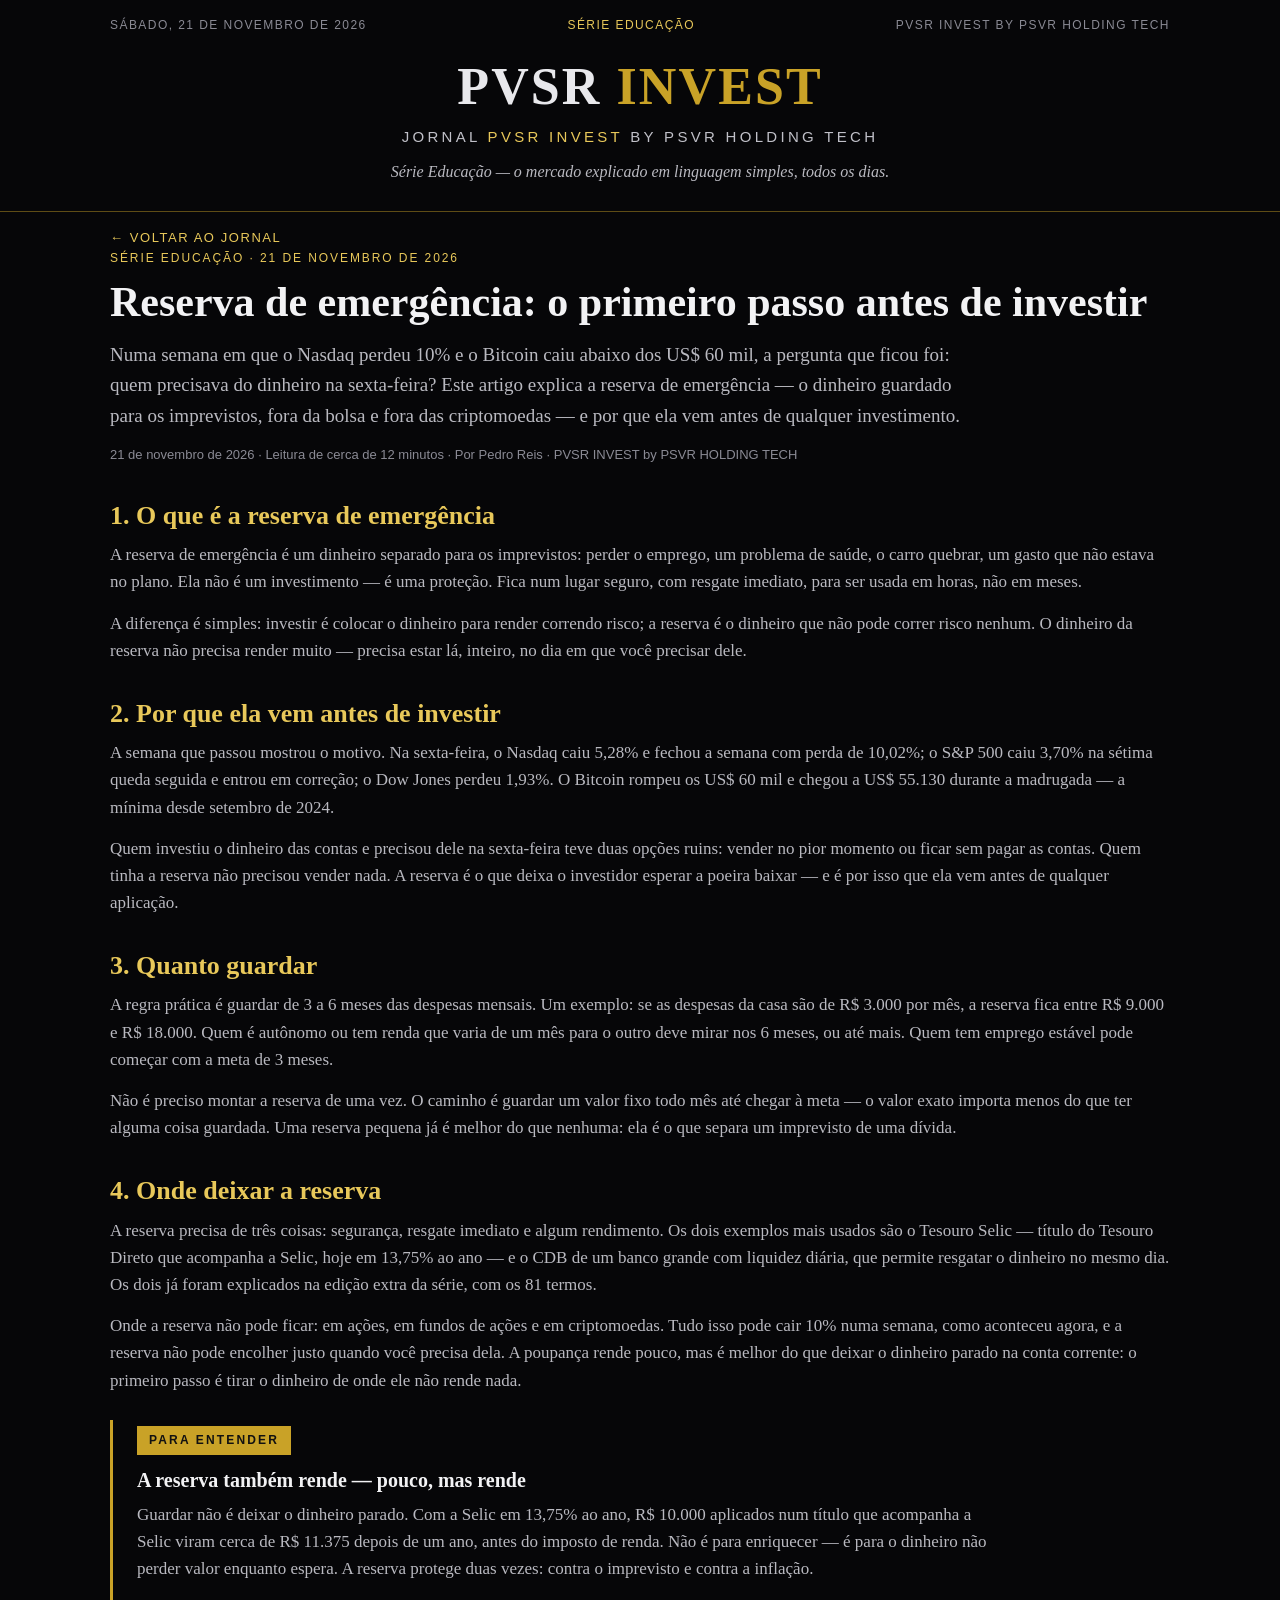
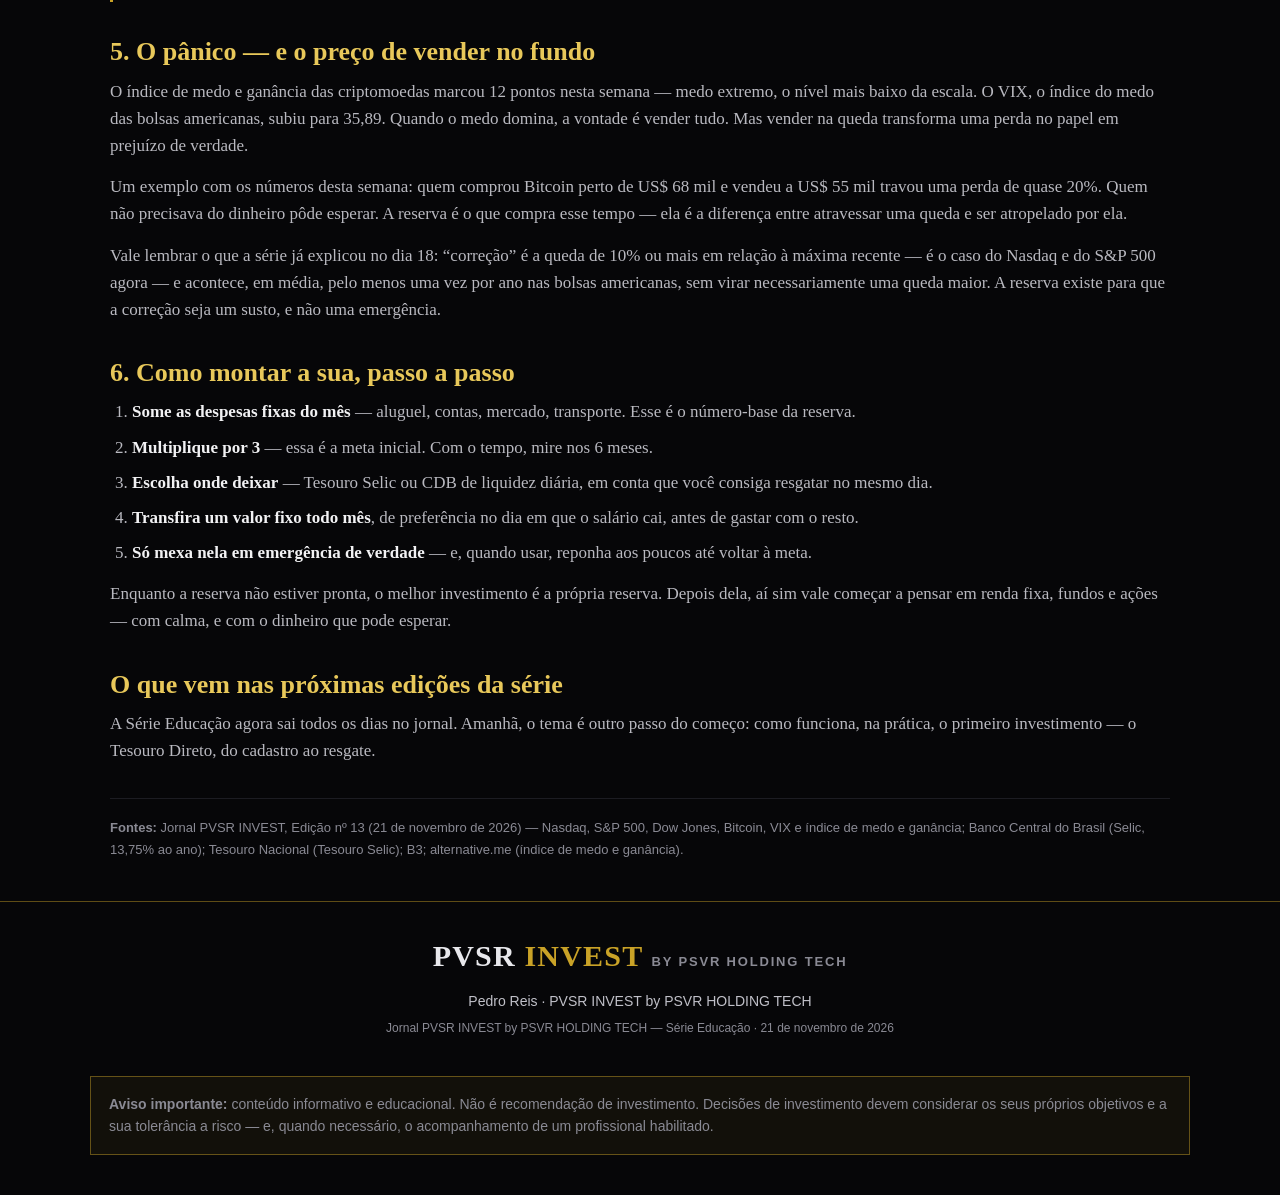
<file: serie-educacao-2026-11-21.html>
<!DOCTYPE html>
<html lang="pt-BR">
<head>
<meta charset="UTF-8">
<meta name="viewport" content="width=device-width, initial-scale=1.0">
<title>Reserva de emergência: o primeiro passo antes de investir · Série Educação — 21 de novembro de 2026 · Jornal PVSR INVEST by PSVR HOLDING TECH</title>
<meta name="description" content="Série Educação do Jornal PVSR INVEST: o que é a reserva de emergência, quanto guardar, onde deixar e por que ela vem antes de qualquer investimento. Conteúdo informativo e educacional.">
<style>
:root{
  --bg:#060608; --line:#232329; --hairline:#1c1c22;
  --silver:#c0c0c8; --silver-dim:#8a8a94;
  --gold:#c9a227; --gold-bright:#e8c85a; --gold-faint:rgba(201,162,39,.45);
  --text:#f2f2f4; --text-dim:#b9b9c0;
  --green:#4ade80; --red:#f87171;
}
*{box-sizing:border-box}
body{margin:0;background:var(--bg);color:var(--text);font-family:Georgia,'Times New Roman',serif;line-height:1.6;overflow-x:hidden}
a{color:var(--gold-bright)}
header,section,main,footer{position:relative;z-index:1}
.masthead{border-bottom:1px solid var(--gold-faint);padding:0 0 22px}
.masthead-top{display:flex;justify-content:space-between;gap:12px;flex-wrap:wrap;max-width:1100px;margin:0 auto;padding:16px 20px 0;font-family:Arial,Helvetica,sans-serif;font-size:12px;letter-spacing:.12em;text-transform:uppercase;color:var(--silver-dim)}
.masthead-ed{color:var(--gold-bright)}
.masthead-title{text-align:center;padding:26px 20px 4px}
.monogram{font-weight:700;font-size:clamp(34px,7vw,52px);letter-spacing:.04em;line-height:1}
.mono-pvsr{color:#e8e8ec}.mono-invest{color:var(--gold)}
.masthead-sub{margin-top:12px;font-family:Arial,Helvetica,sans-serif;font-size:15px;letter-spacing:.22em;text-transform:uppercase;color:var(--silver)}
.masthead-sub .gold{color:var(--gold-bright)}
.masthead-tag{margin-top:10px;font-style:italic;color:var(--text-dim);font-size:16px}
main{max-width:1100px;margin:0 auto;padding:0 20px 40px}
h1{font-size:clamp(26px,4.5vw,42px);line-height:1.15;margin:10px 0 14px}
h2{font-size:26px;line-height:1.2;margin:34px 0 10px;color:var(--gold-bright)}
h3{font-size:20px;line-height:1.3;margin:26px 0 8px}
p{font-size:17px;color:var(--text-dim);margin:0 0 14px}
p strong,li strong{color:var(--text)}
ul,ol{color:var(--text-dim);font-size:17px;margin:0 0 14px;padding-left:22px}
li{margin-bottom:8px}
.kicker{font-family:Arial,Helvetica,sans-serif;font-size:12px;letter-spacing:.16em;text-transform:uppercase;color:var(--gold-bright)}
.voltar{max-width:1100px;margin:0 auto;padding:16px 20px 0;font-family:Arial,Helvetica,sans-serif;font-size:13px;letter-spacing:.12em;text-transform:uppercase}
.voltar a{color:var(--gold-bright);text-decoration:none}
.voltar a:hover{text-decoration:underline}
.lead{font-size:19px;color:var(--text-dim);max-width:860px}
.meta{margin-top:14px;font-family:Arial,Helvetica,sans-serif;font-size:13px;color:var(--silver-dim)}
.quadro{margin:26px 0;padding:6px 0 6px 24px;border-left:3px solid var(--gold)}
.quadro-badge{display:inline-block;font-family:Arial,Helvetica,sans-serif;font-size:12px;letter-spacing:.18em;text-transform:uppercase;color:#111;background:var(--gold);padding:5px 12px;font-weight:700;margin-bottom:12px}
.quadro h3{margin-top:0}
.quadro p{font-size:17px;max-width:860px}
.fonte{font-family:Arial,Helvetica,sans-serif;font-size:13px;color:var(--silver-dim);margin-top:6px}
.fontes{margin-top:34px;padding-top:18px;border-top:1px solid var(--hairline);font-family:Arial,Helvetica,sans-serif;font-size:13px;color:var(--silver-dim);line-height:1.7}
.aviso{font-family:Arial,Helvetica,sans-serif;font-size:14px;color:var(--silver-dim);margin-top:26px;padding:16px 18px;border:1px solid var(--gold-faint);background:rgba(201,162,39,.06)}
footer{border-top:1px solid var(--gold-faint);padding:30px 20px 38px;text-align:center}
.footer-mono{font-weight:700;font-size:30px;letter-spacing:.04em}
.footer-by{font-family:Arial,Helvetica,sans-serif;font-size:13px;letter-spacing:.14em;text-transform:uppercase;color:var(--silver-dim)}
.footer-credit{margin-top:10px;font-family:Arial,Helvetica,sans-serif;font-size:14px;color:var(--silver)}
.footer-note{margin-top:6px;font-family:Arial,Helvetica,sans-serif;font-size:12px;color:var(--silver-dim)}
hr.sep{border:0;border-top:1px solid var(--gold-faint);margin:56px 0}
@media (max-width:600px){
  main{padding:0 14px 40px}
  .quadro{padding-left:18px}
}
</style>
</head>
<body>

<header class="masthead">
  <div class="masthead-top">
    <span>Sábado, 21 de novembro de 2026</span>
    <span class="masthead-ed">Série Educação</span>
    <span>PVSR INVEST by PSVR HOLDING TECH</span>
  </div>
  <div class="masthead-title">
    <div class="monogram"><span class="mono-pvsr">PVSR</span> <span class="mono-invest">INVEST</span></div>
    <div class="masthead-sub">Jornal <span class="gold">PVSR INVEST</span> by PSVR HOLDING TECH</div>
    <div class="masthead-tag">Série Educação — o mercado explicado em linguagem simples, todos os dias.</div>
  </div>
</header>

<div class="voltar"><a href="index.html">← Voltar ao jornal</a></div>

<main>

<article>
  <div class="kicker">Série Educação · 21 de novembro de 2026</div>
  <h1>Reserva de emergência: o primeiro passo antes de investir</h1>
  <p class="lead">Numa semana em que o Nasdaq perdeu 10% e o Bitcoin caiu abaixo dos US$ 60 mil, a pergunta que ficou foi: quem precisava do dinheiro na sexta-feira? Este artigo explica a reserva de emergência — o dinheiro guardado para os imprevistos, fora da bolsa e fora das criptomoedas — e por que ela vem antes de qualquer investimento.</p>
  <div class="meta">21 de novembro de 2026 · Leitura de cerca de 12 minutos · Por Pedro Reis · PVSR INVEST by PSVR HOLDING TECH</div>

  <h2>1. O que é a reserva de emergência</h2>
  <p>A reserva de emergência é um dinheiro separado para os imprevistos: perder o emprego, um problema de saúde, o carro quebrar, um gasto que não estava no plano. Ela não é um investimento — é uma proteção. Fica num lugar seguro, com resgate imediato, para ser usada em horas, não em meses.</p>
  <p>A diferença é simples: investir é colocar o dinheiro para render correndo risco; a reserva é o dinheiro que não pode correr risco nenhum. O dinheiro da reserva não precisa render muito — precisa estar lá, inteiro, no dia em que você precisar dele.</p>

  <h2>2. Por que ela vem antes de investir</h2>
  <p>A semana que passou mostrou o motivo. Na sexta-feira, o Nasdaq caiu 5,28% e fechou a semana com perda de 10,02%; o S&amp;P 500 caiu 3,70% na sétima queda seguida e entrou em correção; o Dow Jones perdeu 1,93%. O Bitcoin rompeu os US$ 60 mil e chegou a US$ 55.130 durante a madrugada — a mínima desde setembro de 2024.</p>
  <p>Quem investiu o dinheiro das contas e precisou dele na sexta-feira teve duas opções ruins: vender no pior momento ou ficar sem pagar as contas. Quem tinha a reserva não precisou vender nada. A reserva é o que deixa o investidor esperar a poeira baixar — e é por isso que ela vem antes de qualquer aplicação.</p>

  <h2>3. Quanto guardar</h2>
  <p>A regra prática é guardar de 3 a 6 meses das despesas mensais. Um exemplo: se as despesas da casa são de R$ 3.000 por mês, a reserva fica entre R$ 9.000 e R$ 18.000. Quem é autônomo ou tem renda que varia de um mês para o outro deve mirar nos 6 meses, ou até mais. Quem tem emprego estável pode começar com a meta de 3 meses.</p>
  <p>Não é preciso montar a reserva de uma vez. O caminho é guardar um valor fixo todo mês até chegar à meta — o valor exato importa menos do que ter alguma coisa guardada. Uma reserva pequena já é melhor do que nenhuma: ela é o que separa um imprevisto de uma dívida.</p>

  <h2>4. Onde deixar a reserva</h2>
  <p>A reserva precisa de três coisas: segurança, resgate imediato e algum rendimento. Os dois exemplos mais usados são o Tesouro Selic — título do Tesouro Direto que acompanha a Selic, hoje em 13,75% ao ano — e o CDB de um banco grande com liquidez diária, que permite resgatar o dinheiro no mesmo dia. Os dois já foram explicados na edição extra da série, com os 81 termos.</p>
  <p>Onde a reserva não pode ficar: em ações, em fundos de ações e em criptomoedas. Tudo isso pode cair 10% numa semana, como aconteceu agora, e a reserva não pode encolher justo quando você precisa dela. A poupança rende pouco, mas é melhor do que deixar o dinheiro parado na conta corrente: o primeiro passo é tirar o dinheiro de onde ele não rende nada.</p>

  <div class="quadro">
    <div class="quadro-badge">Para entender</div>
    <h3>A reserva também rende — pouco, mas rende</h3>
    <p>Guardar não é deixar o dinheiro parado. Com a Selic em 13,75% ao ano, R$ 10.000 aplicados num título que acompanha a Selic viram cerca de R$ 11.375 depois de um ano, antes do imposto de renda. Não é para enriquecer — é para o dinheiro não perder valor enquanto espera. A reserva protege duas vezes: contra o imprevisto e contra a inflação.</p>
  </div>

  <h2>5. O pânico — e o preço de vender no fundo</h2>
  <p>O índice de medo e ganância das criptomoedas marcou 12 pontos nesta semana — medo extremo, o nível mais baixo da escala. O VIX, o índice do medo das bolsas americanas, subiu para 35,89. Quando o medo domina, a vontade é vender tudo. Mas vender na queda transforma uma perda no papel em prejuízo de verdade.</p>
  <p>Um exemplo com os números desta semana: quem comprou Bitcoin perto de US$ 68 mil e vendeu a US$ 55 mil travou uma perda de quase 20%. Quem não precisava do dinheiro pôde esperar. A reserva é o que compra esse tempo — ela é a diferença entre atravessar uma queda e ser atropelado por ela.</p>
  <p>Vale lembrar o que a série já explicou no dia 18: “correção” é a queda de 10% ou mais em relação à máxima recente — é o caso do Nasdaq e do S&amp;P 500 agora — e acontece, em média, pelo menos uma vez por ano nas bolsas americanas, sem virar necessariamente uma queda maior. A reserva existe para que a correção seja um susto, e não uma emergência.</p>

  <h2>6. Como montar a sua, passo a passo</h2>
  <ol>
    <li><strong>Some as despesas fixas do mês</strong> — aluguel, contas, mercado, transporte. Esse é o número-base da reserva.</li>
    <li><strong>Multiplique por 3</strong> — essa é a meta inicial. Com o tempo, mire nos 6 meses.</li>
    <li><strong>Escolha onde deixar</strong> — Tesouro Selic ou CDB de liquidez diária, em conta que você consiga resgatar no mesmo dia.</li>
    <li><strong>Transfira um valor fixo todo mês</strong>, de preferência no dia em que o salário cai, antes de gastar com o resto.</li>
    <li><strong>Só mexa nela em emergência de verdade</strong> — e, quando usar, reponha aos poucos até voltar à meta.</li>
  </ol>
  <p>Enquanto a reserva não estiver pronta, o melhor investimento é a própria reserva. Depois dela, aí sim vale começar a pensar em renda fixa, fundos e ações — com calma, e com o dinheiro que pode esperar.</p>

  <h2>O que vem nas próximas edições da série</h2>
  <p>A Série Educação agora sai todos os dias no jornal. Amanhã, o tema é outro passo do começo: como funciona, na prática, o primeiro investimento — o Tesouro Direto, do cadastro ao resgate.</p>

  <div class="fontes">
    <strong>Fontes:</strong> Jornal PVSR INVEST, Edição nº 13 (21 de novembro de 2026) — Nasdaq, S&amp;P 500, Dow Jones, Bitcoin, VIX e índice de medo e ganância; Banco Central do Brasil (Selic, 13,75% ao ano); Tesouro Nacional (Tesouro Selic); B3; alternative.me (índice de medo e ganância).
  </div>
</article>

</main>

<footer>
  <div class="footer-mono"><span class="mono-pvsr">PVSR</span> <span class="mono-invest">INVEST</span> <span class="footer-by">by PSVR Holding Tech</span></div>
  <div class="footer-credit">Pedro Reis · PVSR INVEST by PSVR HOLDING TECH</div>
  <div class="footer-note">Jornal PVSR INVEST by PSVR HOLDING TECH — Série Educação · 21 de novembro de 2026</div>
</footer>

<div class="aviso" style="max-width:1100px;margin:0 auto 40px;padding:16px 18px;">
  <strong>Aviso importante:</strong> conteúdo informativo e educacional. Não é recomendação de investimento. Decisões de investimento devem considerar os seus próprios objetivos e a sua tolerância a risco — e, quando necessário, o acompanhamento de um profissional habilitado.
</div>

</body>
</html>
</file>
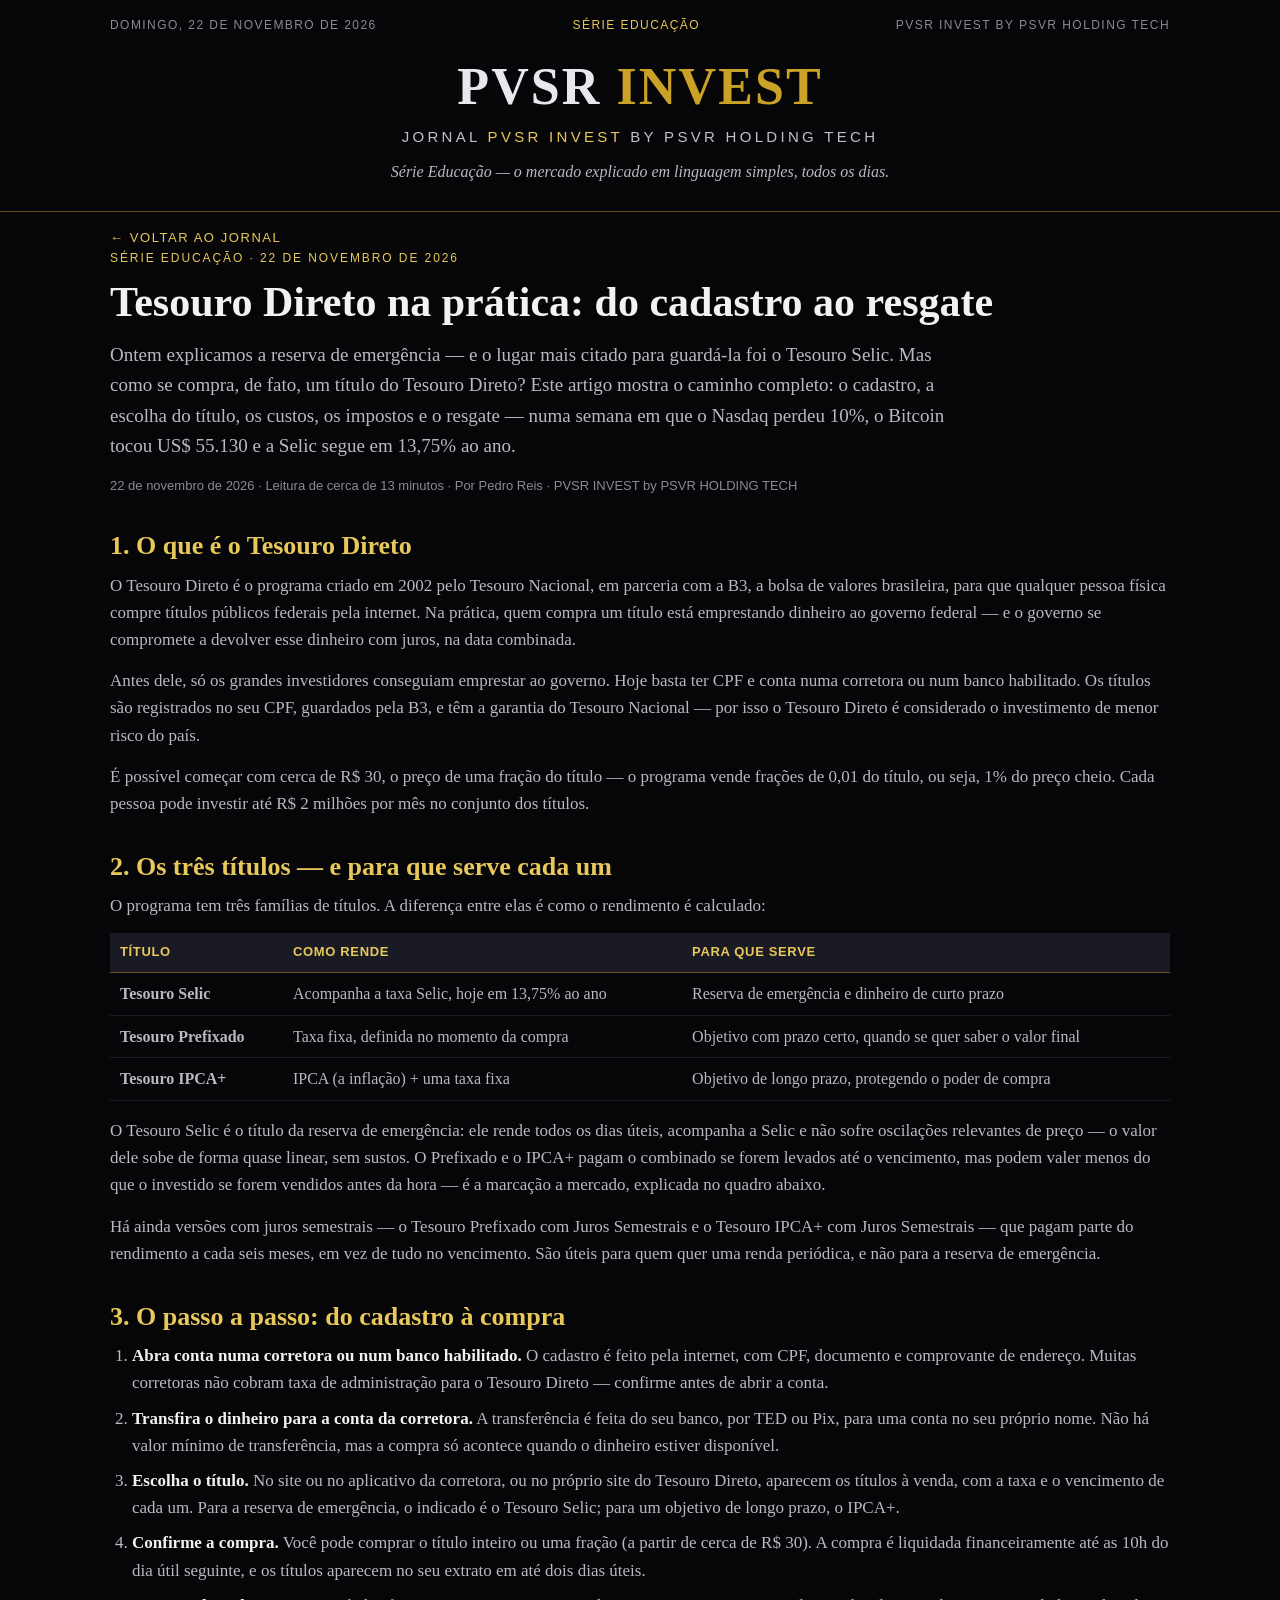
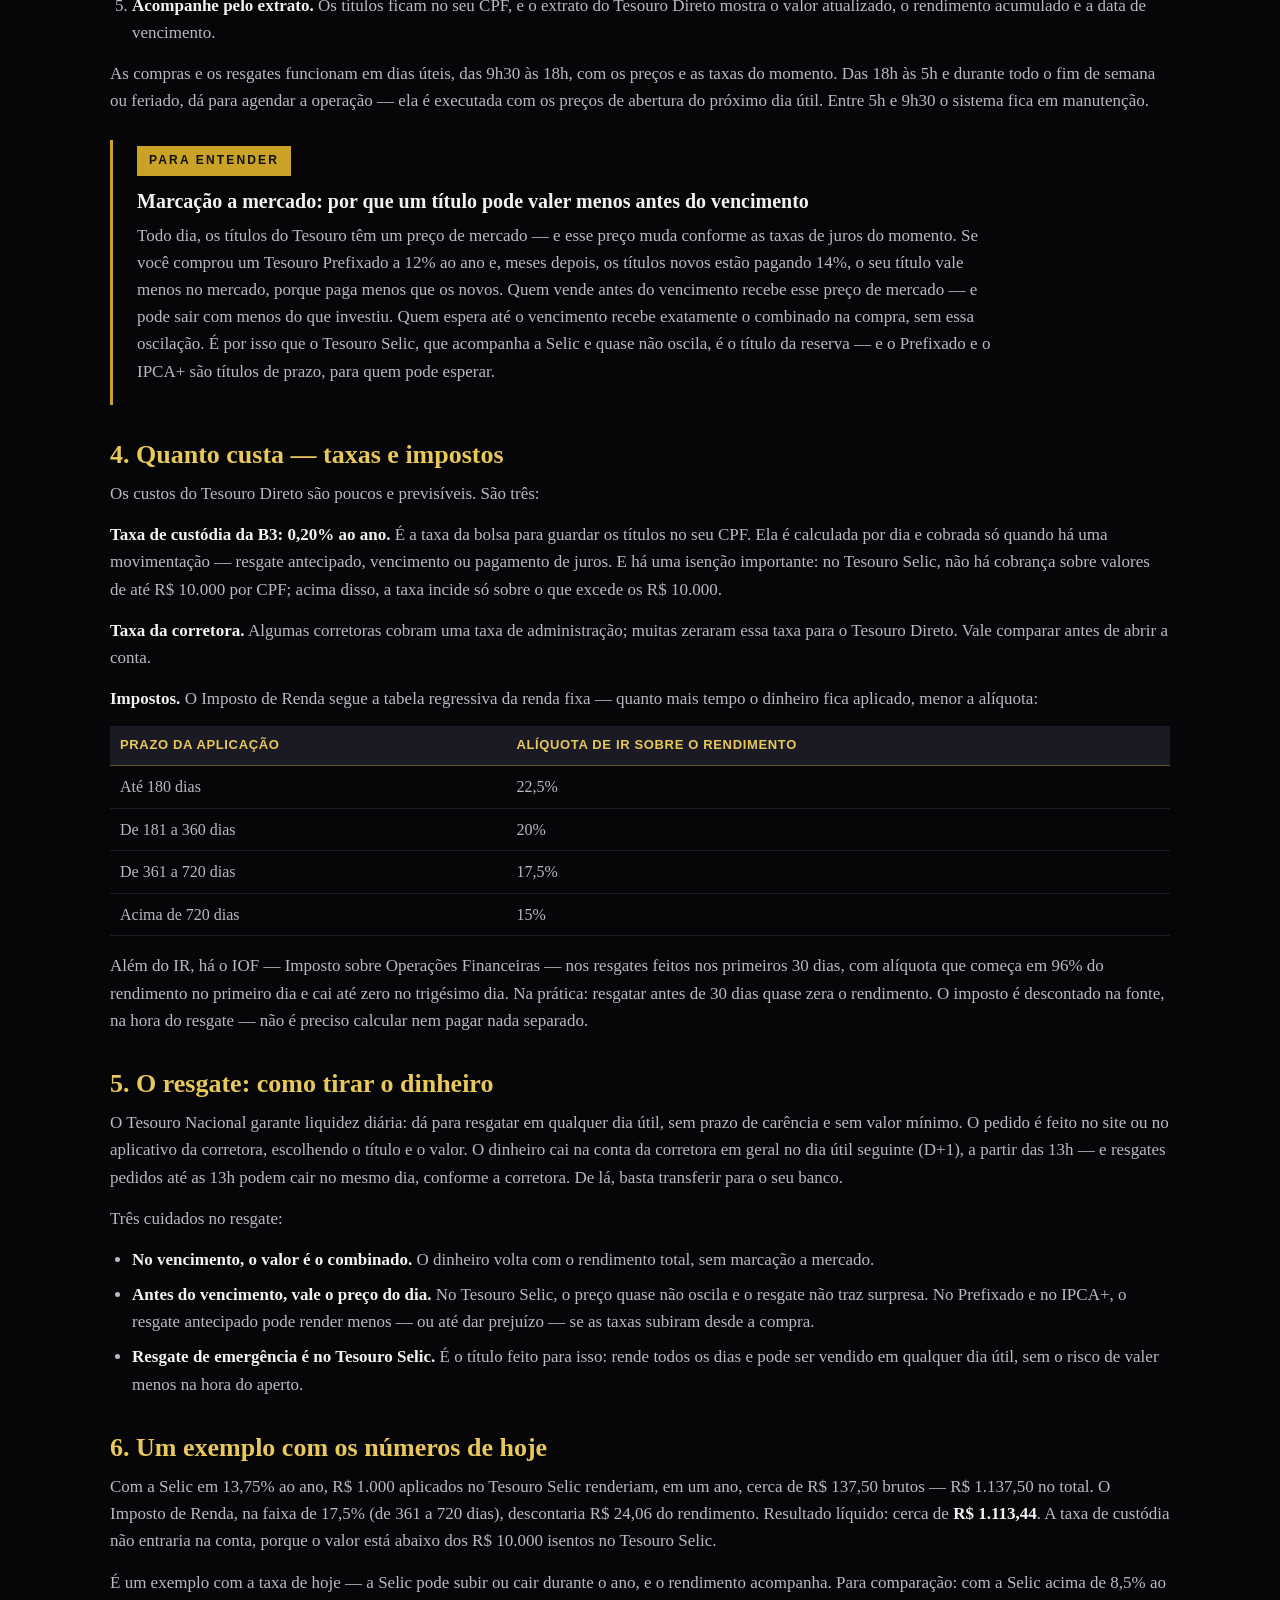
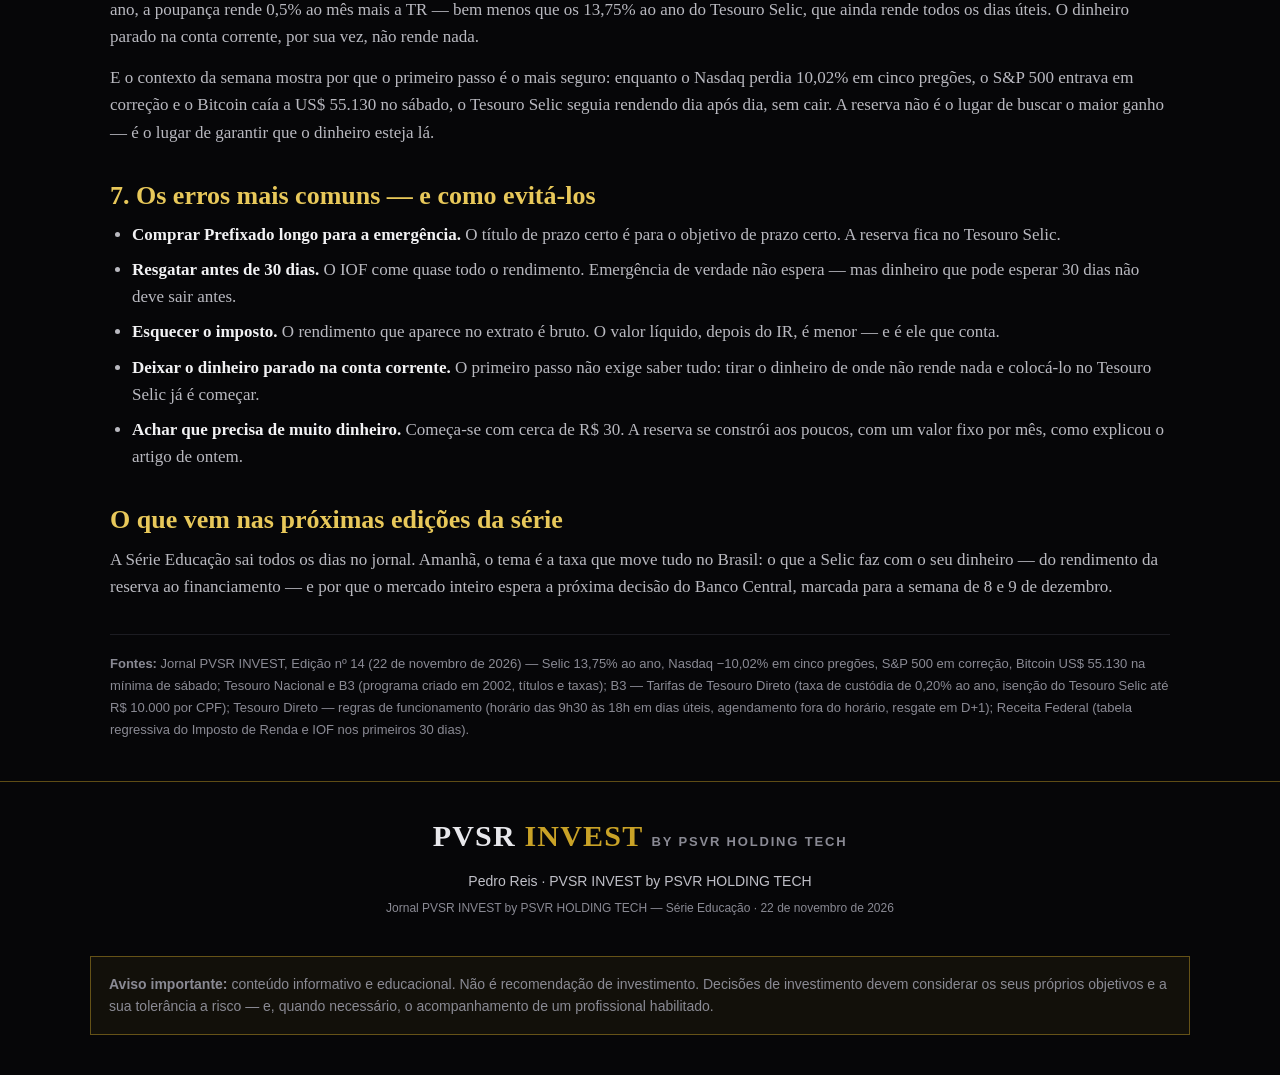
<file: serie-educacao-2026-11-22.html>
<!DOCTYPE html>
<html lang="pt-BR">
<head>
<meta charset="UTF-8">
<meta name="viewport" content="width=device-width, initial-scale=1.0">
<title>Tesouro Direto na prática: do cadastro ao resgate · Série Educação — 22 de novembro de 2026 · Jornal PVSR INVEST by PSVR HOLDING TECH</title>
<meta name="description" content="Série Educação do Jornal PVSR INVEST: o que é o Tesouro Direto, os três tipos de título, como abrir a conta, comprar, pagar os impostos e resgatar o dinheiro. Conteúdo informativo e educacional.">
<style>
:root{
  --bg:#060608; --line:#232329; --hairline:#1c1c22;
  --silver:#c0c0c8; --silver-dim:#8a8a94;
  --gold:#c9a227; --gold-bright:#e8c85a; --gold-faint:rgba(201,162,39,.45);
  --text:#f2f2f4; --text-dim:#b9b9c0;
  --green:#4ade80; --red:#f87171;
}
*{box-sizing:border-box}
body{margin:0;background:var(--bg);color:var(--text);font-family:Georgia,'Times New Roman',serif;line-height:1.6;overflow-x:hidden}
a{color:var(--gold-bright)}
header,section,main,footer{position:relative;z-index:1}
.masthead{border-bottom:1px solid var(--gold-faint);padding:0 0 22px}
.masthead-top{display:flex;justify-content:space-between;gap:12px;flex-wrap:wrap;max-width:1100px;margin:0 auto;padding:16px 20px 0;font-family:Arial,Helvetica,sans-serif;font-size:12px;letter-spacing:.12em;text-transform:uppercase;color:var(--silver-dim)}
.masthead-ed{color:var(--gold-bright)}
.masthead-title{text-align:center;padding:26px 20px 4px}
.monogram{font-weight:700;font-size:clamp(34px,7vw,52px);letter-spacing:.04em;line-height:1}
.mono-pvsr{color:#e8e8ec}.mono-invest{color:var(--gold)}
.masthead-sub{margin-top:12px;font-family:Arial,Helvetica,sans-serif;font-size:15px;letter-spacing:.22em;text-transform:uppercase;color:var(--silver)}
.masthead-sub .gold{color:var(--gold-bright)}
.masthead-tag{margin-top:10px;font-style:italic;color:var(--text-dim);font-size:16px}
main{max-width:1100px;margin:0 auto;padding:0 20px 40px}
h1{font-size:clamp(26px,4.5vw,42px);line-height:1.15;margin:10px 0 14px}
h2{font-size:26px;line-height:1.2;margin:34px 0 10px;color:var(--gold-bright)}
h3{font-size:20px;line-height:1.3;margin:26px 0 8px}
p{font-size:17px;color:var(--text-dim);margin:0 0 14px}
p strong,li strong{color:var(--text)}
ul,ol{color:var(--text-dim);font-size:17px;margin:0 0 14px;padding-left:22px}
li{margin-bottom:8px}
table{width:100%;border-collapse:collapse;margin:8px 0 16px 0;font-size:16px}
th{background:#1a1a24;color:var(--gold-bright);text-align:left;padding:9px 10px;border-bottom:1px solid var(--gold-faint);font-family:Arial,Helvetica,sans-serif;font-size:13px;text-transform:uppercase;letter-spacing:.05em}
td{padding:8px 10px;border-bottom:1px solid var(--hairline);color:var(--text-dim)}
.kicker{font-family:Arial,Helvetica,sans-serif;font-size:12px;letter-spacing:.16em;text-transform:uppercase;color:var(--gold-bright)}
.voltar{max-width:1100px;margin:0 auto;padding:16px 20px 0;font-family:Arial,Helvetica,sans-serif;font-size:13px;letter-spacing:.12em;text-transform:uppercase}
.voltar a{color:var(--gold-bright);text-decoration:none}
.voltar a:hover{text-decoration:underline}
.lead{font-size:19px;color:var(--text-dim);max-width:860px}
.meta{margin-top:14px;font-family:Arial,Helvetica,sans-serif;font-size:13px;color:var(--silver-dim)}
.quadro{margin:26px 0;padding:6px 0 6px 24px;border-left:3px solid var(--gold)}
.quadro-badge{display:inline-block;font-family:Arial,Helvetica,sans-serif;font-size:12px;letter-spacing:.18em;text-transform:uppercase;color:#111;background:var(--gold);padding:5px 12px;font-weight:700;margin-bottom:12px}
.quadro h3{margin-top:0}
.quadro p{font-size:17px;max-width:860px}
.fonte{font-family:Arial,Helvetica,sans-serif;font-size:13px;color:var(--silver-dim);margin-top:6px}
.fontes{margin-top:34px;padding-top:18px;border-top:1px solid var(--hairline);font-family:Arial,Helvetica,sans-serif;font-size:13px;color:var(--silver-dim);line-height:1.7}
.aviso{font-family:Arial,Helvetica,sans-serif;font-size:14px;color:var(--silver-dim);margin-top:26px;padding:16px 18px;border:1px solid var(--gold-faint);background:rgba(201,162,39,.06)}
footer{border-top:1px solid var(--gold-faint);padding:30px 20px 38px;text-align:center}
.footer-mono{font-weight:700;font-size:30px;letter-spacing:.04em}
.footer-by{font-family:Arial,Helvetica,sans-serif;font-size:13px;letter-spacing:.14em;text-transform:uppercase;color:var(--silver-dim)}
.footer-credit{margin-top:10px;font-family:Arial,Helvetica,sans-serif;font-size:14px;color:var(--silver)}
.footer-note{margin-top:6px;font-family:Arial,Helvetica,sans-serif;font-size:12px;color:var(--silver-dim)}
hr.sep{border:0;border-top:1px solid var(--gold-faint);margin:56px 0}
@media (max-width:600px){
  main{padding:0 14px 40px}
  .quadro{padding-left:18px}
  table{font-size:14px}
}
</style>
</head>
<body>

<header class="masthead">
  <div class="masthead-top">
    <span>Domingo, 22 de novembro de 2026</span>
    <span class="masthead-ed">Série Educação</span>
    <span>PVSR INVEST by PSVR HOLDING TECH</span>
  </div>
  <div class="masthead-title">
    <div class="monogram"><span class="mono-pvsr">PVSR</span> <span class="mono-invest">INVEST</span></div>
    <div class="masthead-sub">Jornal <span class="gold">PVSR INVEST</span> by PSVR HOLDING TECH</div>
    <div class="masthead-tag">Série Educação — o mercado explicado em linguagem simples, todos os dias.</div>
  </div>
</header>

<div class="voltar"><a href="index.html">← Voltar ao jornal</a></div>

<main>

<article>
  <div class="kicker">Série Educação · 22 de novembro de 2026</div>
  <h1>Tesouro Direto na prática: do cadastro ao resgate</h1>
  <p class="lead">Ontem explicamos a reserva de emergência — e o lugar mais citado para guardá-la foi o Tesouro Selic. Mas como se compra, de fato, um título do Tesouro Direto? Este artigo mostra o caminho completo: o cadastro, a escolha do título, os custos, os impostos e o resgate — numa semana em que o Nasdaq perdeu 10%, o Bitcoin tocou US$ 55.130 e a Selic segue em 13,75% ao ano.</p>
  <div class="meta">22 de novembro de 2026 · Leitura de cerca de 13 minutos · Por Pedro Reis · PVSR INVEST by PSVR HOLDING TECH</div>

  <h2>1. O que é o Tesouro Direto</h2>
  <p>O Tesouro Direto é o programa criado em 2002 pelo Tesouro Nacional, em parceria com a B3, a bolsa de valores brasileira, para que qualquer pessoa física compre títulos públicos federais pela internet. Na prática, quem compra um título está emprestando dinheiro ao governo federal — e o governo se compromete a devolver esse dinheiro com juros, na data combinada.</p>
  <p>Antes dele, só os grandes investidores conseguiam emprestar ao governo. Hoje basta ter CPF e conta numa corretora ou num banco habilitado. Os títulos são registrados no seu CPF, guardados pela B3, e têm a garantia do Tesouro Nacional — por isso o Tesouro Direto é considerado o investimento de menor risco do país.</p>
  <p>É possível começar com cerca de R$ 30, o preço de uma fração do título — o programa vende frações de 0,01 do título, ou seja, 1% do preço cheio. Cada pessoa pode investir até R$ 2 milhões por mês no conjunto dos títulos.</p>

  <h2>2. Os três títulos — e para que serve cada um</h2>
  <p>O programa tem três famílias de títulos. A diferença entre elas é como o rendimento é calculado:</p>
  <table>
    <tr><th>Título</th><th>Como rende</th><th>Para que serve</th></tr>
    <tr><td><strong>Tesouro Selic</strong></td><td>Acompanha a taxa Selic, hoje em 13,75% ao ano</td><td>Reserva de emergência e dinheiro de curto prazo</td></tr>
    <tr><td><strong>Tesouro Prefixado</strong></td><td>Taxa fixa, definida no momento da compra</td><td>Objetivo com prazo certo, quando se quer saber o valor final</td></tr>
    <tr><td><strong>Tesouro IPCA+</strong></td><td>IPCA (a inflação) + uma taxa fixa</td><td>Objetivo de longo prazo, protegendo o poder de compra</td></tr>
  </table>
  <p>O Tesouro Selic é o título da reserva de emergência: ele rende todos os dias úteis, acompanha a Selic e não sofre oscilações relevantes de preço — o valor dele sobe de forma quase linear, sem sustos. O Prefixado e o IPCA+ pagam o combinado se forem levados até o vencimento, mas podem valer menos do que o investido se forem vendidos antes da hora — é a marcação a mercado, explicada no quadro abaixo.</p>
  <p>Há ainda versões com juros semestrais — o Tesouro Prefixado com Juros Semestrais e o Tesouro IPCA+ com Juros Semestrais — que pagam parte do rendimento a cada seis meses, em vez de tudo no vencimento. São úteis para quem quer uma renda periódica, e não para a reserva de emergência.</p>

  <h2>3. O passo a passo: do cadastro à compra</h2>
  <ol>
    <li><strong>Abra conta numa corretora ou num banco habilitado.</strong> O cadastro é feito pela internet, com CPF, documento e comprovante de endereço. Muitas corretoras não cobram taxa de administração para o Tesouro Direto — confirme antes de abrir a conta.</li>
    <li><strong>Transfira o dinheiro para a conta da corretora.</strong> A transferência é feita do seu banco, por TED ou Pix, para uma conta no seu próprio nome. Não há valor mínimo de transferência, mas a compra só acontece quando o dinheiro estiver disponível.</li>
    <li><strong>Escolha o título.</strong> No site ou no aplicativo da corretora, ou no próprio site do Tesouro Direto, aparecem os títulos à venda, com a taxa e o vencimento de cada um. Para a reserva de emergência, o indicado é o Tesouro Selic; para um objetivo de longo prazo, o IPCA+.</li>
    <li><strong>Confirme a compra.</strong> Você pode comprar o título inteiro ou uma fração (a partir de cerca de R$ 30). A compra é liquidada financeiramente até as 10h do dia útil seguinte, e os títulos aparecem no seu extrato em até dois dias úteis.</li>
    <li><strong>Acompanhe pelo extrato.</strong> Os títulos ficam no seu CPF, e o extrato do Tesouro Direto mostra o valor atualizado, o rendimento acumulado e a data de vencimento.</li>
  </ol>
  <p>As compras e os resgates funcionam em dias úteis, das 9h30 às 18h, com os preços e as taxas do momento. Das 18h às 5h e durante todo o fim de semana ou feriado, dá para agendar a operação — ela é executada com os preços de abertura do próximo dia útil. Entre 5h e 9h30 o sistema fica em manutenção.</p>

  <div class="quadro">
    <div class="quadro-badge">Para entender</div>
    <h3>Marcação a mercado: por que um título pode valer menos antes do vencimento</h3>
    <p>Todo dia, os títulos do Tesouro têm um preço de mercado — e esse preço muda conforme as taxas de juros do momento. Se você comprou um Tesouro Prefixado a 12% ao ano e, meses depois, os títulos novos estão pagando 14%, o seu título vale menos no mercado, porque paga menos que os novos. Quem vende antes do vencimento recebe esse preço de mercado — e pode sair com menos do que investiu. Quem espera até o vencimento recebe exatamente o combinado na compra, sem essa oscilação. É por isso que o Tesouro Selic, que acompanha a Selic e quase não oscila, é o título da reserva — e o Prefixado e o IPCA+ são títulos de prazo, para quem pode esperar.</p>
  </div>

  <h2>4. Quanto custa — taxas e impostos</h2>
  <p>Os custos do Tesouro Direto são poucos e previsíveis. São três:</p>
  <p><strong>Taxa de custódia da B3: 0,20% ao ano.</strong> É a taxa da bolsa para guardar os títulos no seu CPF. Ela é calculada por dia e cobrada só quando há uma movimentação — resgate antecipado, vencimento ou pagamento de juros. E há uma isenção importante: no Tesouro Selic, não há cobrança sobre valores de até R$ 10.000 por CPF; acima disso, a taxa incide só sobre o que excede os R$ 10.000.</p>
  <p><strong>Taxa da corretora.</strong> Algumas corretoras cobram uma taxa de administração; muitas zeraram essa taxa para o Tesouro Direto. Vale comparar antes de abrir a conta.</p>
  <p><strong>Impostos.</strong> O Imposto de Renda segue a tabela regressiva da renda fixa — quanto mais tempo o dinheiro fica aplicado, menor a alíquota:</p>
  <table>
    <tr><th>Prazo da aplicação</th><th>Alíquota de IR sobre o rendimento</th></tr>
    <tr><td>Até 180 dias</td><td>22,5%</td></tr>
    <tr><td>De 181 a 360 dias</td><td>20%</td></tr>
    <tr><td>De 361 a 720 dias</td><td>17,5%</td></tr>
    <tr><td>Acima de 720 dias</td><td>15%</td></tr>
  </table>
  <p>Além do IR, há o IOF — Imposto sobre Operações Financeiras — nos resgates feitos nos primeiros 30 dias, com alíquota que começa em 96% do rendimento no primeiro dia e cai até zero no trigésimo dia. Na prática: resgatar antes de 30 dias quase zera o rendimento. O imposto é descontado na fonte, na hora do resgate — não é preciso calcular nem pagar nada separado.</p>

  <h2>5. O resgate: como tirar o dinheiro</h2>
  <p>O Tesouro Nacional garante liquidez diária: dá para resgatar em qualquer dia útil, sem prazo de carência e sem valor mínimo. O pedido é feito no site ou no aplicativo da corretora, escolhendo o título e o valor. O dinheiro cai na conta da corretora em geral no dia útil seguinte (D+1), a partir das 13h — e resgates pedidos até as 13h podem cair no mesmo dia, conforme a corretora. De lá, basta transferir para o seu banco.</p>
  <p>Três cuidados no resgate:</p>
  <ul>
    <li><strong>No vencimento, o valor é o combinado.</strong> O dinheiro volta com o rendimento total, sem marcação a mercado.</li>
    <li><strong>Antes do vencimento, vale o preço do dia.</strong> No Tesouro Selic, o preço quase não oscila e o resgate não traz surpresa. No Prefixado e no IPCA+, o resgate antecipado pode render menos — ou até dar prejuízo — se as taxas subiram desde a compra.</li>
    <li><strong>Resgate de emergência é no Tesouro Selic.</strong> É o título feito para isso: rende todos os dias e pode ser vendido em qualquer dia útil, sem o risco de valer menos na hora do aperto.</li>
  </ul>

  <h2>6. Um exemplo com os números de hoje</h2>
  <p>Com a Selic em 13,75% ao ano, R$ 1.000 aplicados no Tesouro Selic renderiam, em um ano, cerca de R$ 137,50 brutos — R$ 1.137,50 no total. O Imposto de Renda, na faixa de 17,5% (de 361 a 720 dias), descontaria R$ 24,06 do rendimento. Resultado líquido: cerca de <strong>R$ 1.113,44</strong>. A taxa de custódia não entraria na conta, porque o valor está abaixo dos R$ 10.000 isentos no Tesouro Selic.</p>
  <p>É um exemplo com a taxa de hoje — a Selic pode subir ou cair durante o ano, e o rendimento acompanha. Para comparação: com a Selic acima de 8,5% ao ano, a poupança rende 0,5% ao mês mais a TR — bem menos que os 13,75% ao ano do Tesouro Selic, que ainda rende todos os dias úteis. O dinheiro parado na conta corrente, por sua vez, não rende nada.</p>
  <p>E o contexto da semana mostra por que o primeiro passo é o mais seguro: enquanto o Nasdaq perdia 10,02% em cinco pregões, o S&amp;P 500 entrava em correção e o Bitcoin caía a US$ 55.130 no sábado, o Tesouro Selic seguia rendendo dia após dia, sem cair. A reserva não é o lugar de buscar o maior ganho — é o lugar de garantir que o dinheiro esteja lá.</p>

  <h2>7. Os erros mais comuns — e como evitá-los</h2>
  <ul>
    <li><strong>Comprar Prefixado longo para a emergência.</strong> O título de prazo certo é para o objetivo de prazo certo. A reserva fica no Tesouro Selic.</li>
    <li><strong>Resgatar antes de 30 dias.</strong> O IOF come quase todo o rendimento. Emergência de verdade não espera — mas dinheiro que pode esperar 30 dias não deve sair antes.</li>
    <li><strong>Esquecer o imposto.</strong> O rendimento que aparece no extrato é bruto. O valor líquido, depois do IR, é menor — e é ele que conta.</li>
    <li><strong>Deixar o dinheiro parado na conta corrente.</strong> O primeiro passo não exige saber tudo: tirar o dinheiro de onde não rende nada e colocá-lo no Tesouro Selic já é começar.</li>
    <li><strong>Achar que precisa de muito dinheiro.</strong> Começa-se com cerca de R$ 30. A reserva se constrói aos poucos, com um valor fixo por mês, como explicou o artigo de ontem.</li>
  </ul>

  <h2>O que vem nas próximas edições da série</h2>
  <p>A Série Educação sai todos os dias no jornal. Amanhã, o tema é a taxa que move tudo no Brasil: o que a Selic faz com o seu dinheiro — do rendimento da reserva ao financiamento — e por que o mercado inteiro espera a próxima decisão do Banco Central, marcada para a semana de 8 e 9 de dezembro.</p>

  <div class="fontes">
    <strong>Fontes:</strong> Jornal PVSR INVEST, Edição nº 14 (22 de novembro de 2026) — Selic 13,75% ao ano, Nasdaq −10,02% em cinco pregões, S&amp;P 500 em correção, Bitcoin US$ 55.130 na mínima de sábado; Tesouro Nacional e B3 (programa criado em 2002, títulos e taxas); B3 — Tarifas de Tesouro Direto (taxa de custódia de 0,20% ao ano, isenção do Tesouro Selic até R$ 10.000 por CPF); Tesouro Direto — regras de funcionamento (horário das 9h30 às 18h em dias úteis, agendamento fora do horário, resgate em D+1); Receita Federal (tabela regressiva do Imposto de Renda e IOF nos primeiros 30 dias).
  </div>
</article>

</main>

<footer>
  <div class="footer-mono"><span class="mono-pvsr">PVSR</span> <span class="mono-invest">INVEST</span> <span class="footer-by">by PSVR Holding Tech</span></div>
  <div class="footer-credit">Pedro Reis · PVSR INVEST by PSVR HOLDING TECH</div>
  <div class="footer-note">Jornal PVSR INVEST by PSVR HOLDING TECH — Série Educação · 22 de novembro de 2026</div>
</footer>

<div class="aviso" style="max-width:1100px;margin:0 auto 40px;padding:16px 18px;">
  <strong>Aviso importante:</strong> conteúdo informativo e educacional. Não é recomendação de investimento. Decisões de investimento devem considerar os seus próprios objetivos e a sua tolerância a risco — e, quando necessário, o acompanhamento de um profissional habilitado.
</div>

</body>
</html>
</file>
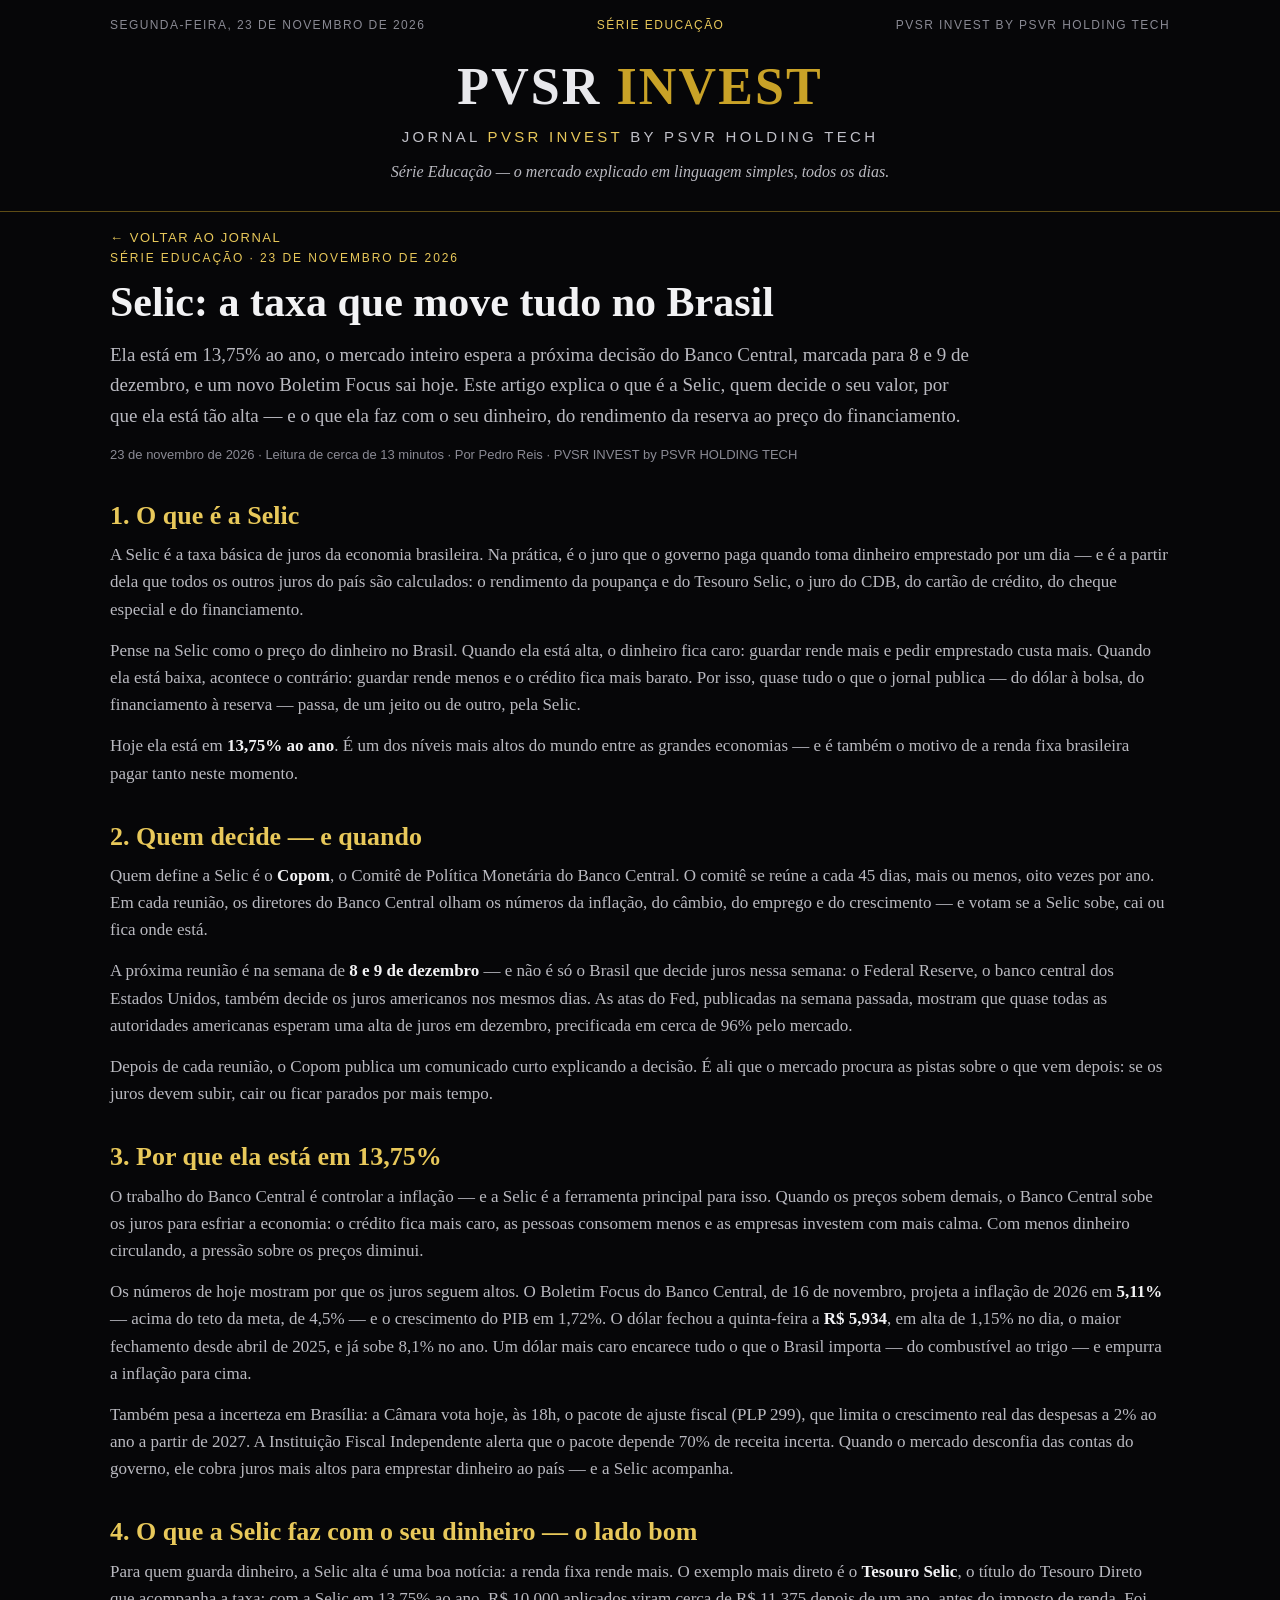
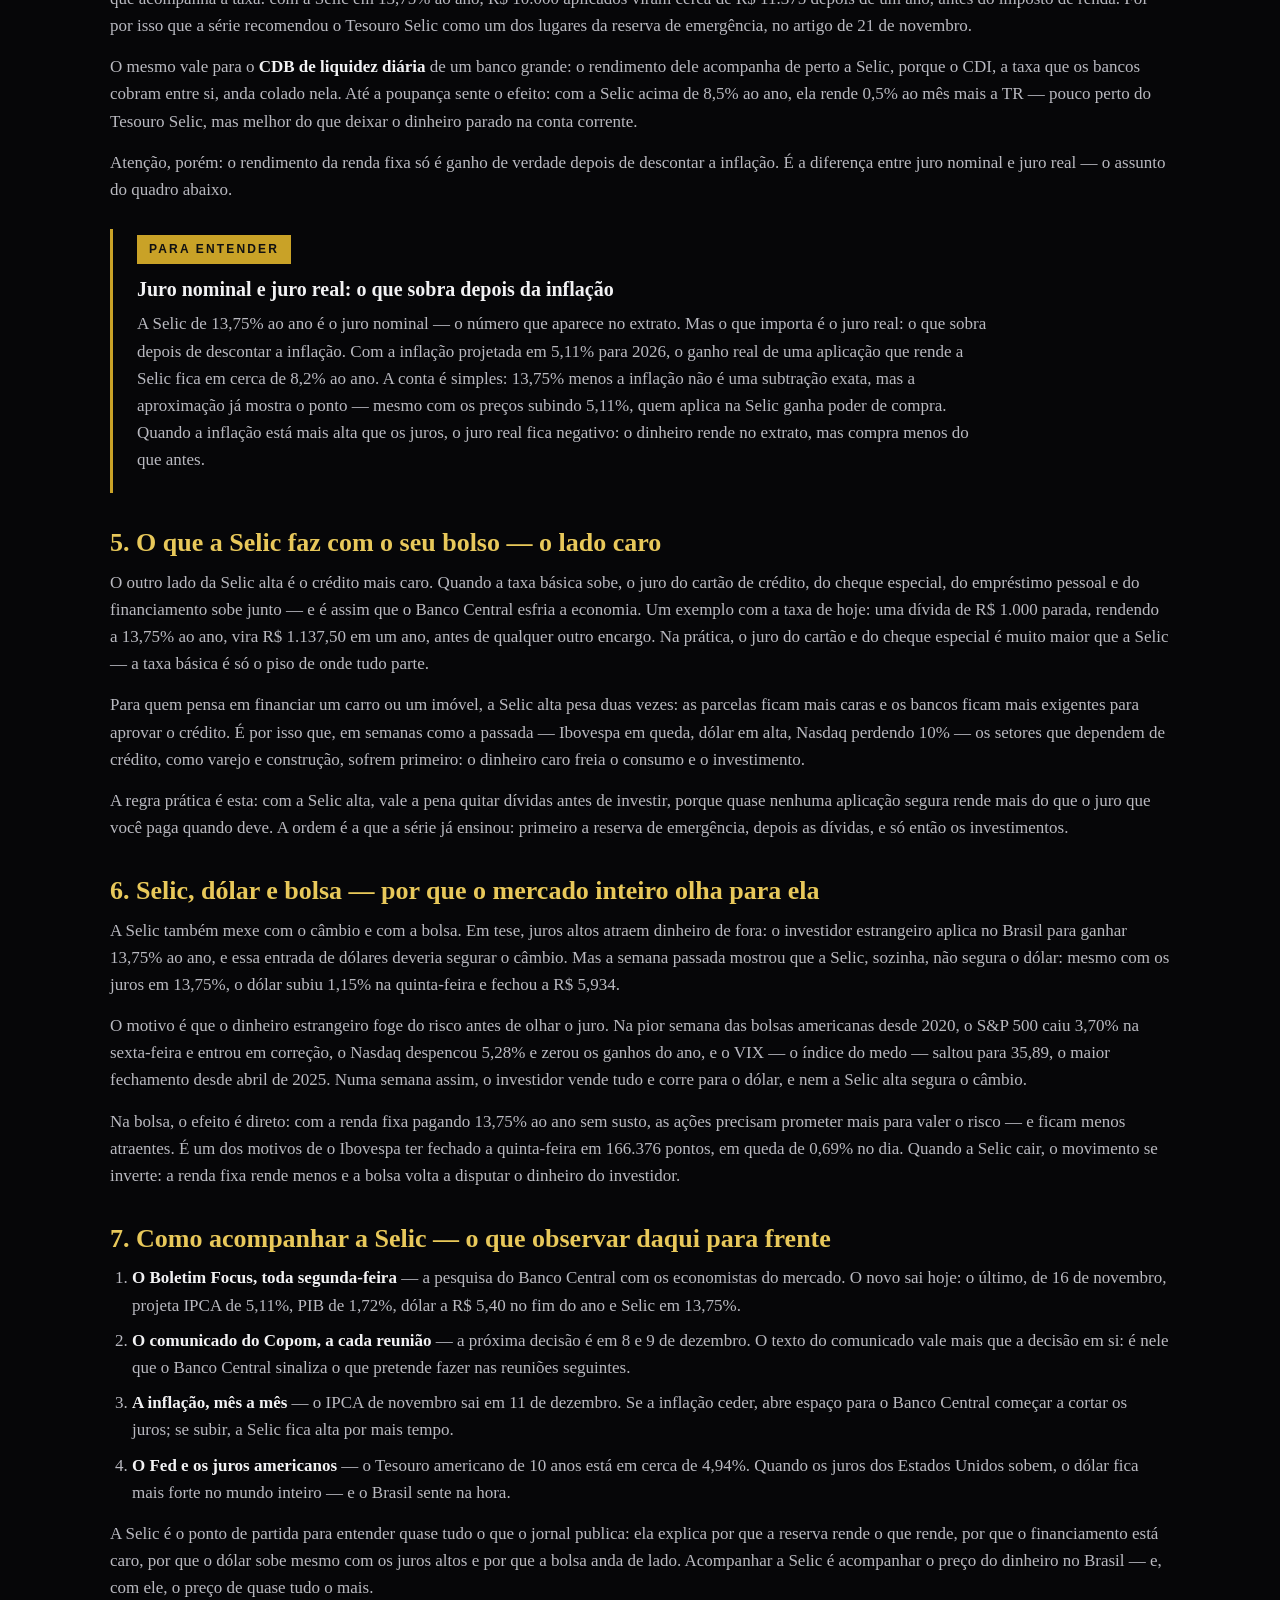
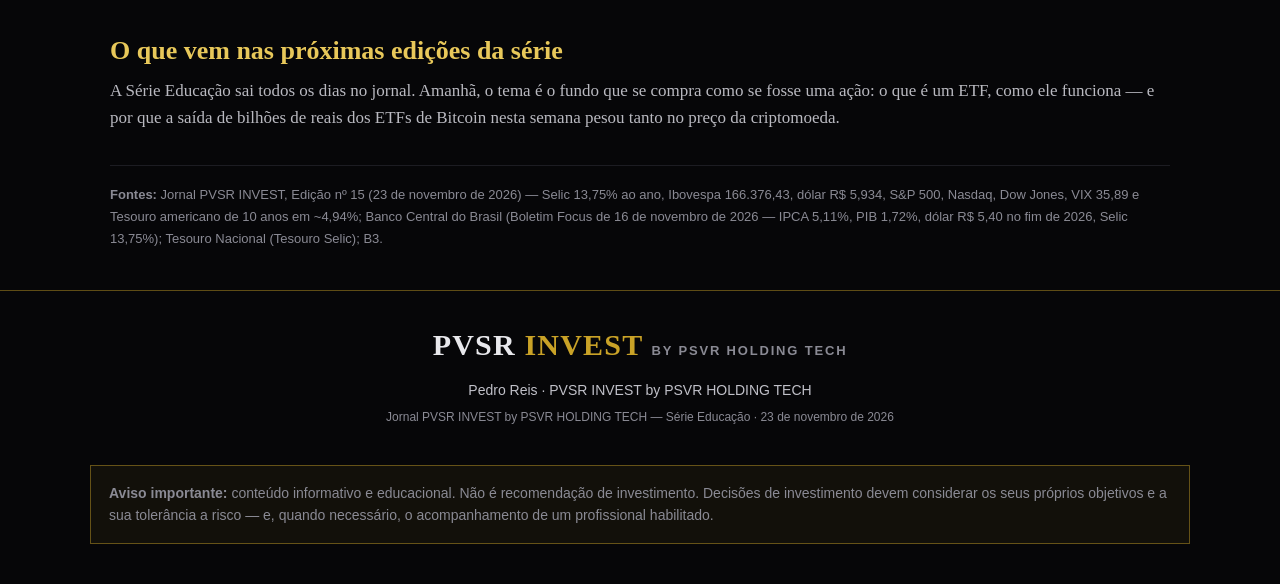
<file: serie-educacao-2026-11-23.html>
<!DOCTYPE html>
<html lang="pt-BR">
<head>
<meta charset="UTF-8">
<meta name="viewport" content="width=device-width, initial-scale=1.0">
<title>Selic: a taxa que move tudo no Brasil · Série Educação — 23 de novembro de 2026 · Jornal PVSR INVEST by PSVR HOLDING TECH</title>
<meta name="description" content="Série Educação do Jornal PVSR INVEST: o que é a Selic, quem decide, por que ela está em 13,75% ao ano e o que ela faz com o seu dinheiro — do rendimento da reserva ao preço do financiamento. Conteúdo informativo e educacional.">
<style>
:root{
  --bg:#060608; --line:#232329; --hairline:#1c1c22;
  --silver:#c0c0c8; --silver-dim:#8a8a94;
  --gold:#c9a227; --gold-bright:#e8c85a; --gold-faint:rgba(201,162,39,.45);
  --text:#f2f2f4; --text-dim:#b9b9c0;
  --green:#4ade80; --red:#f87171;
}
*{box-sizing:border-box}
body{margin:0;background:var(--bg);color:var(--text);font-family:Georgia,'Times New Roman',serif;line-height:1.6;overflow-x:hidden}
a{color:var(--gold-bright)}
header,section,main,footer{position:relative;z-index:1}
.masthead{border-bottom:1px solid var(--gold-faint);padding:0 0 22px}
.masthead-top{display:flex;justify-content:space-between;gap:12px;flex-wrap:wrap;max-width:1100px;margin:0 auto;padding:16px 20px 0;font-family:Arial,Helvetica,sans-serif;font-size:12px;letter-spacing:.12em;text-transform:uppercase;color:var(--silver-dim)}
.masthead-ed{color:var(--gold-bright)}
.masthead-title{text-align:center;padding:26px 20px 4px}
.monogram{font-weight:700;font-size:clamp(34px,7vw,52px);letter-spacing:.04em;line-height:1}
.mono-pvsr{color:#e8e8ec}.mono-invest{color:var(--gold)}
.masthead-sub{margin-top:12px;font-family:Arial,Helvetica,sans-serif;font-size:15px;letter-spacing:.22em;text-transform:uppercase;color:var(--silver)}
.masthead-sub .gold{color:var(--gold-bright)}
.masthead-tag{margin-top:10px;font-style:italic;color:var(--text-dim);font-size:16px}
main{max-width:1100px;margin:0 auto;padding:0 20px 40px}
h1{font-size:clamp(26px,4.5vw,42px);line-height:1.15;margin:10px 0 14px}
h2{font-size:26px;line-height:1.2;margin:34px 0 10px;color:var(--gold-bright)}
h3{font-size:20px;line-height:1.3;margin:26px 0 8px}
p{font-size:17px;color:var(--text-dim);margin:0 0 14px}
p strong,li strong{color:var(--text)}
ul,ol{color:var(--text-dim);font-size:17px;margin:0 0 14px;padding-left:22px}
li{margin-bottom:8px}
.kicker{font-family:Arial,Helvetica,sans-serif;font-size:12px;letter-spacing:.16em;text-transform:uppercase;color:var(--gold-bright)}
.voltar{max-width:1100px;margin:0 auto;padding:16px 20px 0;font-family:Arial,Helvetica,sans-serif;font-size:13px;letter-spacing:.12em;text-transform:uppercase}
.voltar a{color:var(--gold-bright);text-decoration:none}
.voltar a:hover{text-decoration:underline}
.lead{font-size:19px;color:var(--text-dim);max-width:860px}
.meta{margin-top:14px;font-family:Arial,Helvetica,sans-serif;font-size:13px;color:var(--silver-dim)}
.quadro{margin:26px 0;padding:6px 0 6px 24px;border-left:3px solid var(--gold)}
.quadro-badge{display:inline-block;font-family:Arial,Helvetica,sans-serif;font-size:12px;letter-spacing:.18em;text-transform:uppercase;color:#111;background:var(--gold);padding:5px 12px;font-weight:700;margin-bottom:12px}
.quadro h3{margin-top:0}
.quadro p{font-size:17px;max-width:860px}
.fonte{font-family:Arial,Helvetica,sans-serif;font-size:13px;color:var(--silver-dim);margin-top:6px}
.fontes{margin-top:34px;padding-top:18px;border-top:1px solid var(--hairline);font-family:Arial,Helvetica,sans-serif;font-size:13px;color:var(--silver-dim);line-height:1.7}
.aviso{font-family:Arial,Helvetica,sans-serif;font-size:14px;color:var(--silver-dim);margin-top:26px;padding:16px 18px;border:1px solid var(--gold-faint);background:rgba(201,162,39,.06)}
footer{border-top:1px solid var(--gold-faint);padding:30px 20px 38px;text-align:center}
.footer-mono{font-weight:700;font-size:30px;letter-spacing:.04em}
.footer-by{font-family:Arial,Helvetica,sans-serif;font-size:13px;letter-spacing:.14em;text-transform:uppercase;color:var(--silver-dim)}
.footer-credit{margin-top:10px;font-family:Arial,Helvetica,sans-serif;font-size:14px;color:var(--silver)}
.footer-note{margin-top:6px;font-family:Arial,Helvetica,sans-serif;font-size:12px;color:var(--silver-dim)}
hr.sep{border:0;border-top:1px solid var(--gold-faint);margin:56px 0}
@media (max-width:600px){
  main{padding:0 14px 40px}
  .quadro{padding-left:18px}
}
</style>
</head>
<body>

<header class="masthead">
  <div class="masthead-top">
    <span>Segunda-feira, 23 de novembro de 2026</span>
    <span class="masthead-ed">Série Educação</span>
    <span>PVSR INVEST by PSVR HOLDING TECH</span>
  </div>
  <div class="masthead-title">
    <div class="monogram"><span class="mono-pvsr">PVSR</span> <span class="mono-invest">INVEST</span></div>
    <div class="masthead-sub">Jornal <span class="gold">PVSR INVEST</span> by PSVR HOLDING TECH</div>
    <div class="masthead-tag">Série Educação — o mercado explicado em linguagem simples, todos os dias.</div>
  </div>
</header>

<div class="voltar"><a href="index.html">← Voltar ao jornal</a></div>

<main>

<article>
  <div class="kicker">Série Educação · 23 de novembro de 2026</div>
  <h1>Selic: a taxa que move tudo no Brasil</h1>
  <p class="lead">Ela está em 13,75% ao ano, o mercado inteiro espera a próxima decisão do Banco Central, marcada para 8 e 9 de dezembro, e um novo Boletim Focus sai hoje. Este artigo explica o que é a Selic, quem decide o seu valor, por que ela está tão alta — e o que ela faz com o seu dinheiro, do rendimento da reserva ao preço do financiamento.</p>
  <div class="meta">23 de novembro de 2026 · Leitura de cerca de 13 minutos · Por Pedro Reis · PVSR INVEST by PSVR HOLDING TECH</div>

  <h2>1. O que é a Selic</h2>
  <p>A Selic é a taxa básica de juros da economia brasileira. Na prática, é o juro que o governo paga quando toma dinheiro emprestado por um dia — e é a partir dela que todos os outros juros do país são calculados: o rendimento da poupança e do Tesouro Selic, o juro do CDB, do cartão de crédito, do cheque especial e do financiamento.</p>
  <p>Pense na Selic como o preço do dinheiro no Brasil. Quando ela está alta, o dinheiro fica caro: guardar rende mais e pedir emprestado custa mais. Quando ela está baixa, acontece o contrário: guardar rende menos e o crédito fica mais barato. Por isso, quase tudo o que o jornal publica — do dólar à bolsa, do financiamento à reserva — passa, de um jeito ou de outro, pela Selic.</p>
  <p>Hoje ela está em <strong>13,75% ao ano</strong>. É um dos níveis mais altos do mundo entre as grandes economias — e é também o motivo de a renda fixa brasileira pagar tanto neste momento.</p>

  <h2>2. Quem decide — e quando</h2>
  <p>Quem define a Selic é o <strong>Copom</strong>, o Comitê de Política Monetária do Banco Central. O comitê se reúne a cada 45 dias, mais ou menos, oito vezes por ano. Em cada reunião, os diretores do Banco Central olham os números da inflação, do câmbio, do emprego e do crescimento — e votam se a Selic sobe, cai ou fica onde está.</p>
  <p>A próxima reunião é na semana de <strong>8 e 9 de dezembro</strong> — e não é só o Brasil que decide juros nessa semana: o Federal Reserve, o banco central dos Estados Unidos, também decide os juros americanos nos mesmos dias. As atas do Fed, publicadas na semana passada, mostram que quase todas as autoridades americanas esperam uma alta de juros em dezembro, precificada em cerca de 96% pelo mercado.</p>
  <p>Depois de cada reunião, o Copom publica um comunicado curto explicando a decisão. É ali que o mercado procura as pistas sobre o que vem depois: se os juros devem subir, cair ou ficar parados por mais tempo.</p>

  <h2>3. Por que ela está em 13,75%</h2>
  <p>O trabalho do Banco Central é controlar a inflação — e a Selic é a ferramenta principal para isso. Quando os preços sobem demais, o Banco Central sobe os juros para esfriar a economia: o crédito fica mais caro, as pessoas consomem menos e as empresas investem com mais calma. Com menos dinheiro circulando, a pressão sobre os preços diminui.</p>
  <p>Os números de hoje mostram por que os juros seguem altos. O Boletim Focus do Banco Central, de 16 de novembro, projeta a inflação de 2026 em <strong>5,11%</strong> — acima do teto da meta, de 4,5% — e o crescimento do PIB em 1,72%. O dólar fechou a quinta-feira a <strong>R$ 5,934</strong>, em alta de 1,15% no dia, o maior fechamento desde abril de 2025, e já sobe 8,1% no ano. Um dólar mais caro encarece tudo o que o Brasil importa — do combustível ao trigo — e empurra a inflação para cima.</p>
  <p>Também pesa a incerteza em Brasília: a Câmara vota hoje, às 18h, o pacote de ajuste fiscal (PLP 299), que limita o crescimento real das despesas a 2% ao ano a partir de 2027. A Instituição Fiscal Independente alerta que o pacote depende 70% de receita incerta. Quando o mercado desconfia das contas do governo, ele cobra juros mais altos para emprestar dinheiro ao país — e a Selic acompanha.</p>

  <h2>4. O que a Selic faz com o seu dinheiro — o lado bom</h2>
  <p>Para quem guarda dinheiro, a Selic alta é uma boa notícia: a renda fixa rende mais. O exemplo mais direto é o <strong>Tesouro Selic</strong>, o título do Tesouro Direto que acompanha a taxa: com a Selic em 13,75% ao ano, R$ 10.000 aplicados viram cerca de R$ 11.375 depois de um ano, antes do imposto de renda. Foi por isso que a série recomendou o Tesouro Selic como um dos lugares da reserva de emergência, no artigo de 21 de novembro.</p>
  <p>O mesmo vale para o <strong>CDB de liquidez diária</strong> de um banco grande: o rendimento dele acompanha de perto a Selic, porque o CDI, a taxa que os bancos cobram entre si, anda colado nela. Até a poupança sente o efeito: com a Selic acima de 8,5% ao ano, ela rende 0,5% ao mês mais a TR — pouco perto do Tesouro Selic, mas melhor do que deixar o dinheiro parado na conta corrente.</p>
  <p>Atenção, porém: o rendimento da renda fixa só é ganho de verdade depois de descontar a inflação. É a diferença entre juro nominal e juro real — o assunto do quadro abaixo.</p>

  <div class="quadro">
    <div class="quadro-badge">Para entender</div>
    <h3>Juro nominal e juro real: o que sobra depois da inflação</h3>
    <p>A Selic de 13,75% ao ano é o juro nominal — o número que aparece no extrato. Mas o que importa é o juro real: o que sobra depois de descontar a inflação. Com a inflação projetada em 5,11% para 2026, o ganho real de uma aplicação que rende a Selic fica em cerca de 8,2% ao ano. A conta é simples: 13,75% menos a inflação não é uma subtração exata, mas a aproximação já mostra o ponto — mesmo com os preços subindo 5,11%, quem aplica na Selic ganha poder de compra. Quando a inflação está mais alta que os juros, o juro real fica negativo: o dinheiro rende no extrato, mas compra menos do que antes.</p>
  </div>

  <h2>5. O que a Selic faz com o seu bolso — o lado caro</h2>
  <p>O outro lado da Selic alta é o crédito mais caro. Quando a taxa básica sobe, o juro do cartão de crédito, do cheque especial, do empréstimo pessoal e do financiamento sobe junto — e é assim que o Banco Central esfria a economia. Um exemplo com a taxa de hoje: uma dívida de R$ 1.000 parada, rendendo a 13,75% ao ano, vira R$ 1.137,50 em um ano, antes de qualquer outro encargo. Na prática, o juro do cartão e do cheque especial é muito maior que a Selic — a taxa básica é só o piso de onde tudo parte.</p>
  <p>Para quem pensa em financiar um carro ou um imóvel, a Selic alta pesa duas vezes: as parcelas ficam mais caras e os bancos ficam mais exigentes para aprovar o crédito. É por isso que, em semanas como a passada — Ibovespa em queda, dólar em alta, Nasdaq perdendo 10% — os setores que dependem de crédito, como varejo e construção, sofrem primeiro: o dinheiro caro freia o consumo e o investimento.</p>
  <p>A regra prática é esta: com a Selic alta, vale a pena quitar dívidas antes de investir, porque quase nenhuma aplicação segura rende mais do que o juro que você paga quando deve. A ordem é a que a série já ensinou: primeiro a reserva de emergência, depois as dívidas, e só então os investimentos.</p>

  <h2>6. Selic, dólar e bolsa — por que o mercado inteiro olha para ela</h2>
  <p>A Selic também mexe com o câmbio e com a bolsa. Em tese, juros altos atraem dinheiro de fora: o investidor estrangeiro aplica no Brasil para ganhar 13,75% ao ano, e essa entrada de dólares deveria segurar o câmbio. Mas a semana passada mostrou que a Selic, sozinha, não segura o dólar: mesmo com os juros em 13,75%, o dólar subiu 1,15% na quinta-feira e fechou a R$ 5,934.</p>
  <p>O motivo é que o dinheiro estrangeiro foge do risco antes de olhar o juro. Na pior semana das bolsas americanas desde 2020, o S&amp;P 500 caiu 3,70% na sexta-feira e entrou em correção, o Nasdaq despencou 5,28% e zerou os ganhos do ano, e o VIX — o índice do medo — saltou para 35,89, o maior fechamento desde abril de 2025. Numa semana assim, o investidor vende tudo e corre para o dólar, e nem a Selic alta segura o câmbio.</p>
  <p>Na bolsa, o efeito é direto: com a renda fixa pagando 13,75% ao ano sem susto, as ações precisam prometer mais para valer o risco — e ficam menos atraentes. É um dos motivos de o Ibovespa ter fechado a quinta-feira em 166.376 pontos, em queda de 0,69% no dia. Quando a Selic cair, o movimento se inverte: a renda fixa rende menos e a bolsa volta a disputar o dinheiro do investidor.</p>

  <h2>7. Como acompanhar a Selic — o que observar daqui para frente</h2>
  <ol>
    <li><strong>O Boletim Focus, toda segunda-feira</strong> — a pesquisa do Banco Central com os economistas do mercado. O novo sai hoje: o último, de 16 de novembro, projeta IPCA de 5,11%, PIB de 1,72%, dólar a R$ 5,40 no fim do ano e Selic em 13,75%.</li>
    <li><strong>O comunicado do Copom, a cada reunião</strong> — a próxima decisão é em 8 e 9 de dezembro. O texto do comunicado vale mais que a decisão em si: é nele que o Banco Central sinaliza o que pretende fazer nas reuniões seguintes.</li>
    <li><strong>A inflação, mês a mês</strong> — o IPCA de novembro sai em 11 de dezembro. Se a inflação ceder, abre espaço para o Banco Central começar a cortar os juros; se subir, a Selic fica alta por mais tempo.</li>
    <li><strong>O Fed e os juros americanos</strong> — o Tesouro americano de 10 anos está em cerca de 4,94%. Quando os juros dos Estados Unidos sobem, o dólar fica mais forte no mundo inteiro — e o Brasil sente na hora.</li>
  </ol>
  <p>A Selic é o ponto de partida para entender quase tudo o que o jornal publica: ela explica por que a reserva rende o que rende, por que o financiamento está caro, por que o dólar sobe mesmo com os juros altos e por que a bolsa anda de lado. Acompanhar a Selic é acompanhar o preço do dinheiro no Brasil — e, com ele, o preço de quase tudo o mais.</p>

  <h2>O que vem nas próximas edições da série</h2>
  <p>A Série Educação sai todos os dias no jornal. Amanhã, o tema é o fundo que se compra como se fosse uma ação: o que é um ETF, como ele funciona — e por que a saída de bilhões de reais dos ETFs de Bitcoin nesta semana pesou tanto no preço da criptomoeda.</p>

  <div class="fontes">
    <strong>Fontes:</strong> Jornal PVSR INVEST, Edição nº 15 (23 de novembro de 2026) — Selic 13,75% ao ano, Ibovespa 166.376,43, dólar R$ 5,934, S&amp;P 500, Nasdaq, Dow Jones, VIX 35,89 e Tesouro americano de 10 anos em ~4,94%; Banco Central do Brasil (Boletim Focus de 16 de novembro de 2026 — IPCA 5,11%, PIB 1,72%, dólar R$ 5,40 no fim de 2026, Selic 13,75%); Tesouro Nacional (Tesouro Selic); B3.
  </div>
</article>

</main>

<footer>
  <div class="footer-mono"><span class="mono-pvsr">PVSR</span> <span class="mono-invest">INVEST</span> <span class="footer-by">by PSVR Holding Tech</span></div>
  <div class="footer-credit">Pedro Reis · PVSR INVEST by PSVR HOLDING TECH</div>
  <div class="footer-note">Jornal PVSR INVEST by PSVR HOLDING TECH — Série Educação · 23 de novembro de 2026</div>
</footer>

<div class="aviso" style="max-width:1100px;margin:0 auto 40px;padding:16px 18px;">
  <strong>Aviso importante:</strong> conteúdo informativo e educacional. Não é recomendação de investimento. Decisões de investimento devem considerar os seus próprios objetivos e a sua tolerância a risco — e, quando necessário, o acompanhamento de um profissional habilitado.
</div>

</body>
</html>
</file>
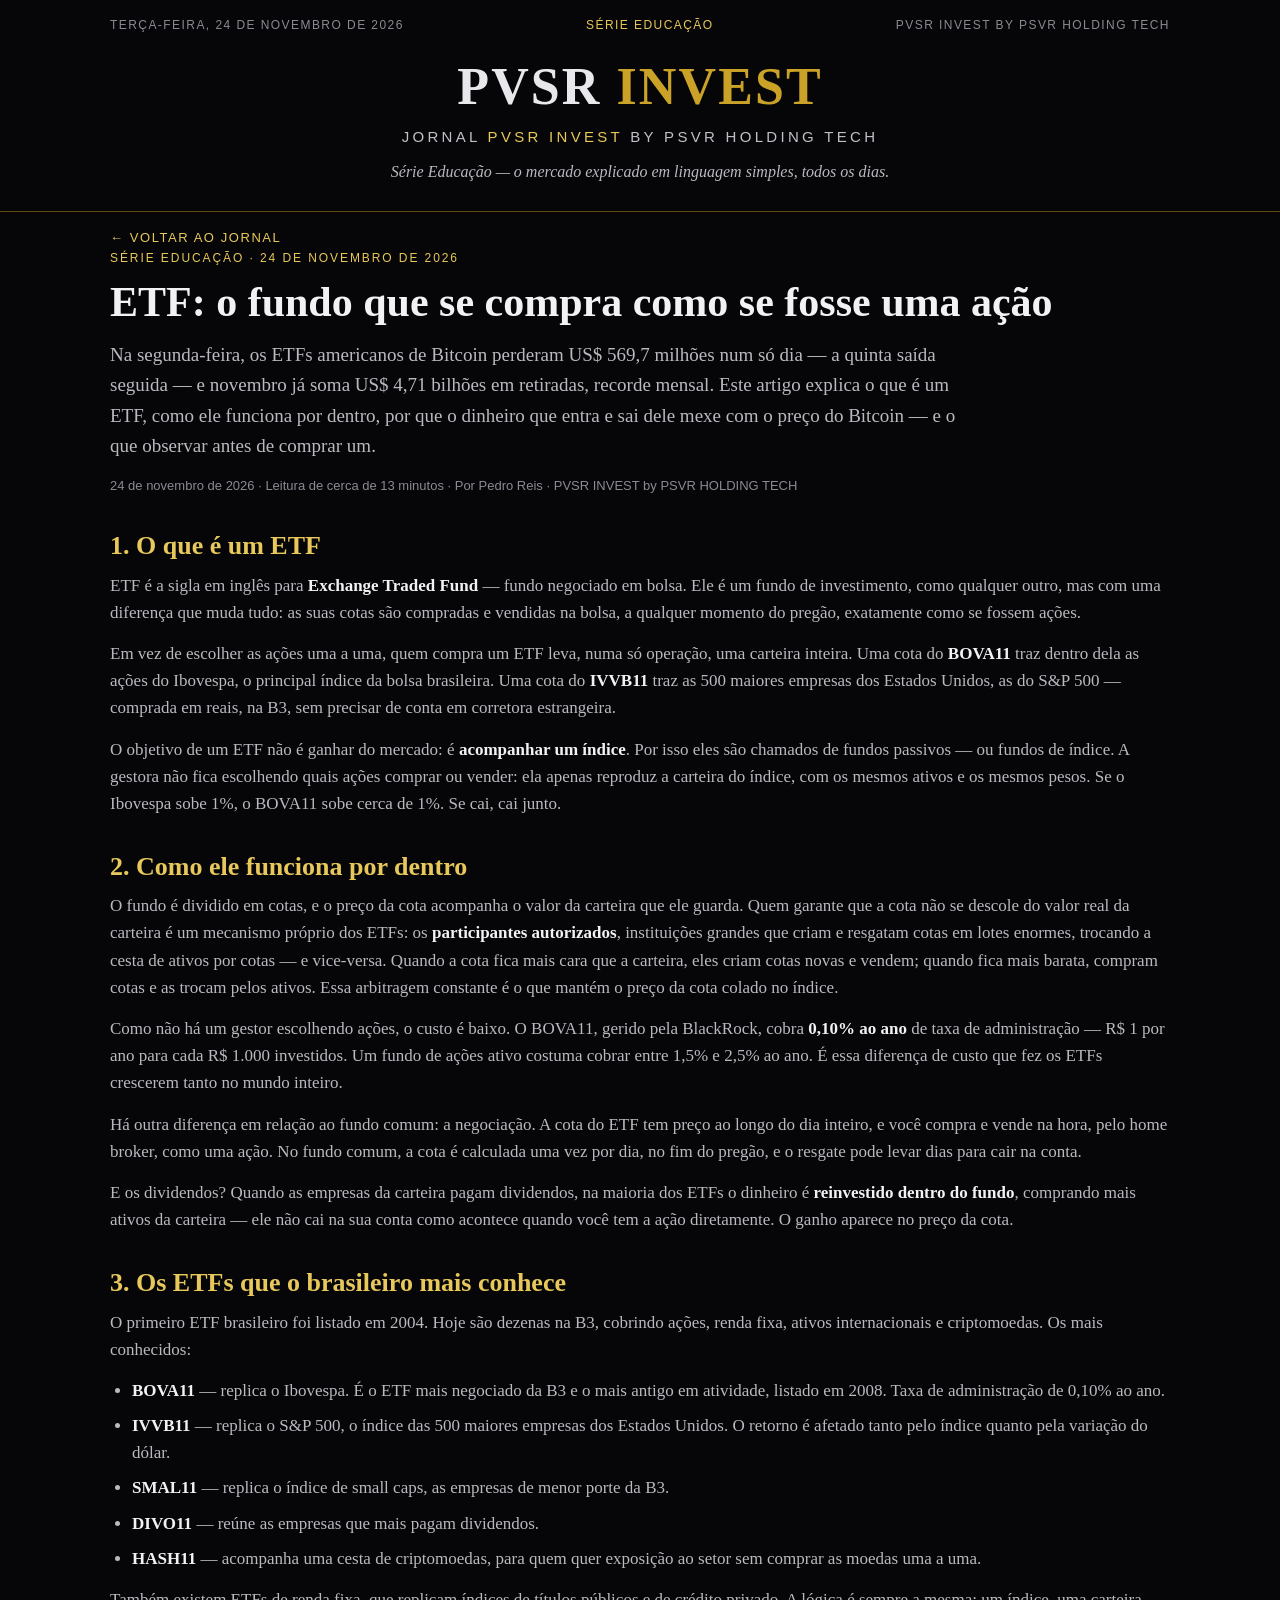
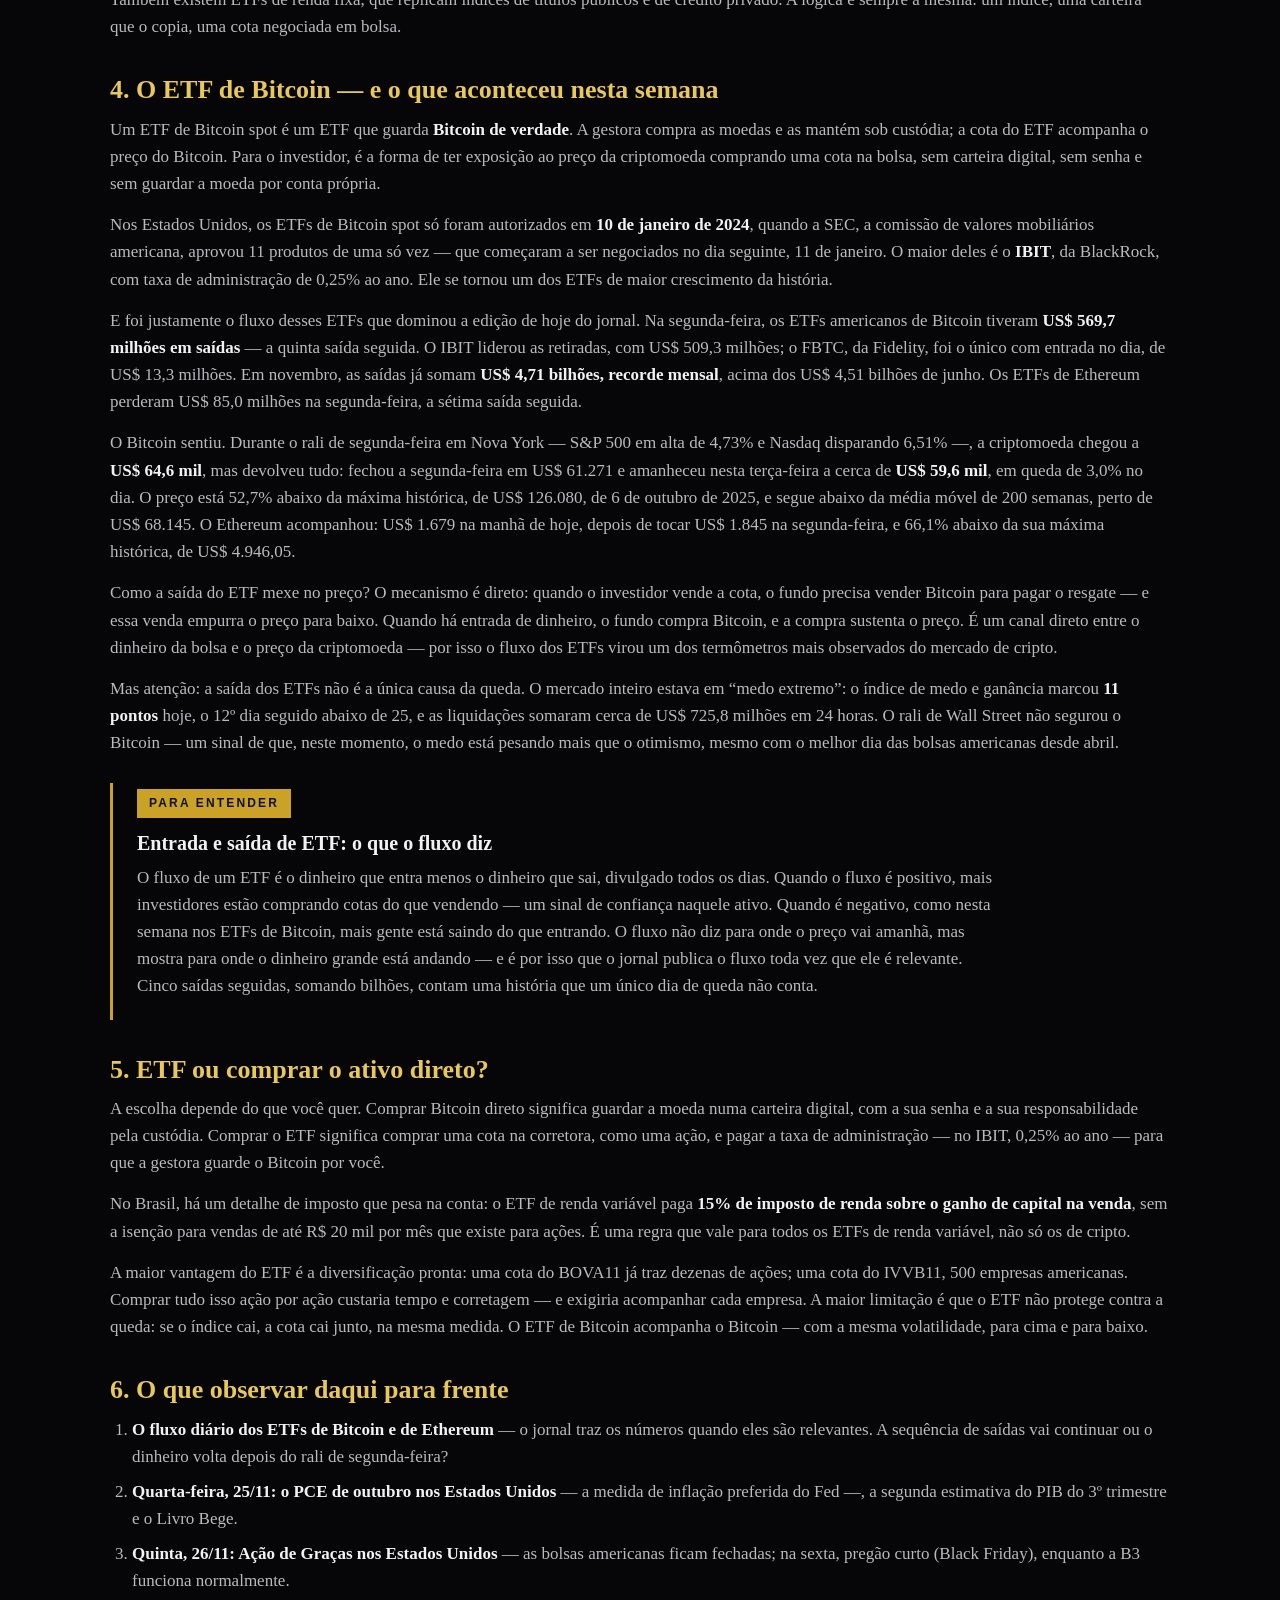
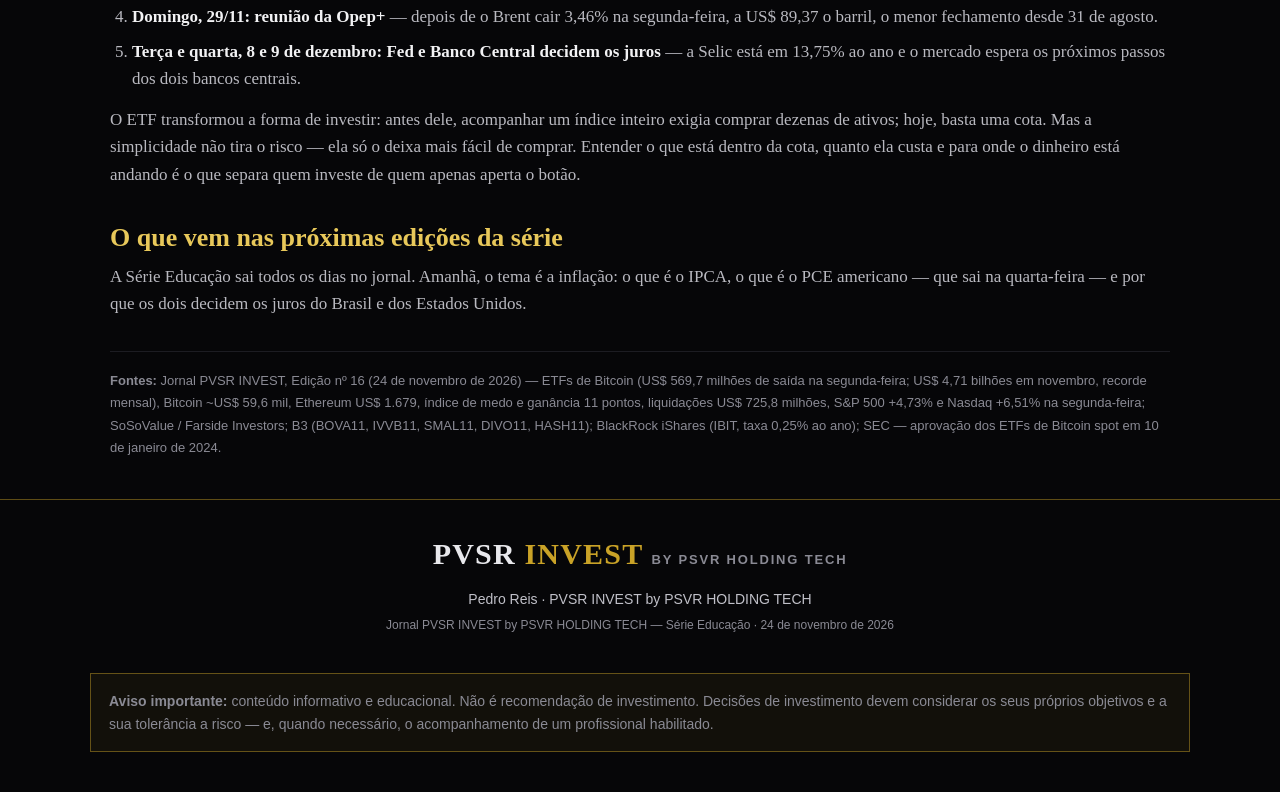
<file: serie-educacao-2026-11-24.html>
<!DOCTYPE html>
<html lang="pt-BR">
<head>
<meta charset="UTF-8">
<meta name="viewport" content="width=device-width, initial-scale=1.0">
<title>ETF: o fundo que se compra como se fosse uma ação · Série Educação — 24 de novembro de 2026 · Jornal PVSR INVEST by PSVR HOLDING TECH</title>
<meta name="description" content="Série Educação do Jornal PVSR INVEST: o que é um ETF, como ele funciona por dentro, por que a saída de US$ 569,7 milhões dos ETFs de Bitcoin pesou no preço da criptomoeda — e o que observar antes de comprar um. Conteúdo informativo e educacional.">
<style>
:root{
  --bg:#060608; --line:#232329; --hairline:#1c1c22;
  --silver:#c0c0c8; --silver-dim:#8a8a94;
  --gold:#c9a227; --gold-bright:#e8c85a; --gold-faint:rgba(201,162,39,.45);
  --text:#f2f2f4; --text-dim:#b9b9c0;
  --green:#4ade80; --red:#f87171;
}
*{box-sizing:border-box}
body{margin:0;background:var(--bg);color:var(--text);font-family:Georgia,'Times New Roman',serif;line-height:1.6;overflow-x:hidden}
a{color:var(--gold-bright)}
header,section,main,footer{position:relative;z-index:1}
.masthead{border-bottom:1px solid var(--gold-faint);padding:0 0 22px}
.masthead-top{display:flex;justify-content:space-between;gap:12px;flex-wrap:wrap;max-width:1100px;margin:0 auto;padding:16px 20px 0;font-family:Arial,Helvetica,sans-serif;font-size:12px;letter-spacing:.12em;text-transform:uppercase;color:var(--silver-dim)}
.masthead-ed{color:var(--gold-bright)}
.masthead-title{text-align:center;padding:26px 20px 4px}
.monogram{font-weight:700;font-size:clamp(34px,7vw,52px);letter-spacing:.04em;line-height:1}
.mono-pvsr{color:#e8e8ec}.mono-invest{color:var(--gold)}
.masthead-sub{margin-top:12px;font-family:Arial,Helvetica,sans-serif;font-size:15px;letter-spacing:.22em;text-transform:uppercase;color:var(--silver)}
.masthead-sub .gold{color:var(--gold-bright)}
.masthead-tag{margin-top:10px;font-style:italic;color:var(--text-dim);font-size:16px}
main{max-width:1100px;margin:0 auto;padding:0 20px 40px}
h1{font-size:clamp(26px,4.5vw,42px);line-height:1.15;margin:10px 0 14px}
h2{font-size:26px;line-height:1.2;margin:34px 0 10px;color:var(--gold-bright)}
h3{font-size:20px;line-height:1.3;margin:26px 0 8px}
p{font-size:17px;color:var(--text-dim);margin:0 0 14px}
p strong,li strong{color:var(--text)}
ul,ol{color:var(--text-dim);font-size:17px;margin:0 0 14px;padding-left:22px}
li{margin-bottom:8px}
.kicker{font-family:Arial,Helvetica,sans-serif;font-size:12px;letter-spacing:.16em;text-transform:uppercase;color:var(--gold-bright)}
.voltar{max-width:1100px;margin:0 auto;padding:16px 20px 0;font-family:Arial,Helvetica,sans-serif;font-size:13px;letter-spacing:.12em;text-transform:uppercase}
.voltar a{color:var(--gold-bright);text-decoration:none}
.voltar a:hover{text-decoration:underline}
.lead{font-size:19px;color:var(--text-dim);max-width:860px}
.meta{margin-top:14px;font-family:Arial,Helvetica,sans-serif;font-size:13px;color:var(--silver-dim)}
.quadro{margin:26px 0;padding:6px 0 6px 24px;border-left:3px solid var(--gold)}
.quadro-badge{display:inline-block;font-family:Arial,Helvetica,sans-serif;font-size:12px;letter-spacing:.18em;text-transform:uppercase;color:#111;background:var(--gold);padding:5px 12px;font-weight:700;margin-bottom:12px}
.quadro h3{margin-top:0}
.quadro p{font-size:17px;max-width:860px}
.fonte{font-family:Arial,Helvetica,sans-serif;font-size:13px;color:var(--silver-dim);margin-top:6px}
.fontes{margin-top:34px;padding-top:18px;border-top:1px solid var(--hairline);font-family:Arial,Helvetica,sans-serif;font-size:13px;color:var(--silver-dim);line-height:1.7}
.aviso{font-family:Arial,Helvetica,sans-serif;font-size:14px;color:var(--silver-dim);margin-top:26px;padding:16px 18px;border:1px solid var(--gold-faint);background:rgba(201,162,39,.06)}
footer{border-top:1px solid var(--gold-faint);padding:30px 20px 38px;text-align:center}
.footer-mono{font-weight:700;font-size:30px;letter-spacing:.04em}
.footer-by{font-family:Arial,Helvetica,sans-serif;font-size:13px;letter-spacing:.14em;text-transform:uppercase;color:var(--silver-dim)}
.footer-credit{margin-top:10px;font-family:Arial,Helvetica,sans-serif;font-size:14px;color:var(--silver)}
.footer-note{margin-top:6px;font-family:Arial,Helvetica,sans-serif;font-size:12px;color:var(--silver-dim)}
hr.sep{border:0;border-top:1px solid var(--gold-faint);margin:56px 0}
@media (max-width:600px){
  main{padding:0 14px 40px}
  .quadro{padding-left:18px}
}
</style>
</head>
<body>

<header class="masthead">
  <div class="masthead-top">
    <span>Terça-feira, 24 de novembro de 2026</span>
    <span class="masthead-ed">Série Educação</span>
    <span>PVSR INVEST by PSVR HOLDING TECH</span>
  </div>
  <div class="masthead-title">
    <div class="monogram"><span class="mono-pvsr">PVSR</span> <span class="mono-invest">INVEST</span></div>
    <div class="masthead-sub">Jornal <span class="gold">PVSR INVEST</span> by PSVR HOLDING TECH</div>
    <div class="masthead-tag">Série Educação — o mercado explicado em linguagem simples, todos os dias.</div>
  </div>
</header>

<div class="voltar"><a href="index.html">← Voltar ao jornal</a></div>

<main>

<article>
  <div class="kicker">Série Educação · 24 de novembro de 2026</div>
  <h1>ETF: o fundo que se compra como se fosse uma ação</h1>
  <p class="lead">Na segunda-feira, os ETFs americanos de Bitcoin perderam US$ 569,7 milhões num só dia — a quinta saída seguida — e novembro já soma US$ 4,71 bilhões em retiradas, recorde mensal. Este artigo explica o que é um ETF, como ele funciona por dentro, por que o dinheiro que entra e sai dele mexe com o preço do Bitcoin — e o que observar antes de comprar um.</p>
  <div class="meta">24 de novembro de 2026 · Leitura de cerca de 13 minutos · Por Pedro Reis · PVSR INVEST by PSVR HOLDING TECH</div>

  <h2>1. O que é um ETF</h2>
  <p>ETF é a sigla em inglês para <strong>Exchange Traded Fund</strong> — fundo negociado em bolsa. Ele é um fundo de investimento, como qualquer outro, mas com uma diferença que muda tudo: as suas cotas são compradas e vendidas na bolsa, a qualquer momento do pregão, exatamente como se fossem ações.</p>
  <p>Em vez de escolher as ações uma a uma, quem compra um ETF leva, numa só operação, uma carteira inteira. Uma cota do <strong>BOVA11</strong> traz dentro dela as ações do Ibovespa, o principal índice da bolsa brasileira. Uma cota do <strong>IVVB11</strong> traz as 500 maiores empresas dos Estados Unidos, as do S&amp;P 500 — comprada em reais, na B3, sem precisar de conta em corretora estrangeira.</p>
  <p>O objetivo de um ETF não é ganhar do mercado: é <strong>acompanhar um índice</strong>. Por isso eles são chamados de fundos passivos — ou fundos de índice. A gestora não fica escolhendo quais ações comprar ou vender: ela apenas reproduz a carteira do índice, com os mesmos ativos e os mesmos pesos. Se o Ibovespa sobe 1%, o BOVA11 sobe cerca de 1%. Se cai, cai junto.</p>

  <h2>2. Como ele funciona por dentro</h2>
  <p>O fundo é dividido em cotas, e o preço da cota acompanha o valor da carteira que ele guarda. Quem garante que a cota não se descole do valor real da carteira é um mecanismo próprio dos ETFs: os <strong>participantes autorizados</strong>, instituições grandes que criam e resgatam cotas em lotes enormes, trocando a cesta de ativos por cotas — e vice-versa. Quando a cota fica mais cara que a carteira, eles criam cotas novas e vendem; quando fica mais barata, compram cotas e as trocam pelos ativos. Essa arbitragem constante é o que mantém o preço da cota colado no índice.</p>
  <p>Como não há um gestor escolhendo ações, o custo é baixo. O BOVA11, gerido pela BlackRock, cobra <strong>0,10% ao ano</strong> de taxa de administração — R$ 1 por ano para cada R$ 1.000 investidos. Um fundo de ações ativo costuma cobrar entre 1,5% e 2,5% ao ano. É essa diferença de custo que fez os ETFs crescerem tanto no mundo inteiro.</p>
  <p>Há outra diferença em relação ao fundo comum: a negociação. A cota do ETF tem preço ao longo do dia inteiro, e você compra e vende na hora, pelo home broker, como uma ação. No fundo comum, a cota é calculada uma vez por dia, no fim do pregão, e o resgate pode levar dias para cair na conta.</p>
  <p>E os dividendos? Quando as empresas da carteira pagam dividendos, na maioria dos ETFs o dinheiro é <strong>reinvestido dentro do fundo</strong>, comprando mais ativos da carteira — ele não cai na sua conta como acontece quando você tem a ação diretamente. O ganho aparece no preço da cota.</p>

  <h2>3. Os ETFs que o brasileiro mais conhece</h2>
  <p>O primeiro ETF brasileiro foi listado em 2004. Hoje são dezenas na B3, cobrindo ações, renda fixa, ativos internacionais e criptomoedas. Os mais conhecidos:</p>
  <ul>
    <li><strong>BOVA11</strong> — replica o Ibovespa. É o ETF mais negociado da B3 e o mais antigo em atividade, listado em 2008. Taxa de administração de 0,10% ao ano.</li>
    <li><strong>IVVB11</strong> — replica o S&amp;P 500, o índice das 500 maiores empresas dos Estados Unidos. O retorno é afetado tanto pelo índice quanto pela variação do dólar.</li>
    <li><strong>SMAL11</strong> — replica o índice de small caps, as empresas de menor porte da B3.</li>
    <li><strong>DIVO11</strong> — reúne as empresas que mais pagam dividendos.</li>
    <li><strong>HASH11</strong> — acompanha uma cesta de criptomoedas, para quem quer exposição ao setor sem comprar as moedas uma a uma.</li>
  </ul>
  <p>Também existem ETFs de renda fixa, que replicam índices de títulos públicos e de crédito privado. A lógica é sempre a mesma: um índice, uma carteira que o copia, uma cota negociada em bolsa.</p>

  <h2>4. O ETF de Bitcoin — e o que aconteceu nesta semana</h2>
  <p>Um ETF de Bitcoin spot é um ETF que guarda <strong>Bitcoin de verdade</strong>. A gestora compra as moedas e as mantém sob custódia; a cota do ETF acompanha o preço do Bitcoin. Para o investidor, é a forma de ter exposição ao preço da criptomoeda comprando uma cota na bolsa, sem carteira digital, sem senha e sem guardar a moeda por conta própria.</p>
  <p>Nos Estados Unidos, os ETFs de Bitcoin spot só foram autorizados em <strong>10 de janeiro de 2024</strong>, quando a SEC, a comissão de valores mobiliários americana, aprovou 11 produtos de uma só vez — que começaram a ser negociados no dia seguinte, 11 de janeiro. O maior deles é o <strong>IBIT</strong>, da BlackRock, com taxa de administração de 0,25% ao ano. Ele se tornou um dos ETFs de maior crescimento da história.</p>
  <p>E foi justamente o fluxo desses ETFs que dominou a edição de hoje do jornal. Na segunda-feira, os ETFs americanos de Bitcoin tiveram <strong>US$ 569,7 milhões em saídas</strong> — a quinta saída seguida. O IBIT liderou as retiradas, com US$ 509,3 milhões; o FBTC, da Fidelity, foi o único com entrada no dia, de US$ 13,3 milhões. Em novembro, as saídas já somam <strong>US$ 4,71 bilhões, recorde mensal</strong>, acima dos US$ 4,51 bilhões de junho. Os ETFs de Ethereum perderam US$ 85,0 milhões na segunda-feira, a sétima saída seguida.</p>
  <p>O Bitcoin sentiu. Durante o rali de segunda-feira em Nova York — S&amp;P 500 em alta de 4,73% e Nasdaq disparando 6,51% —, a criptomoeda chegou a <strong>US$ 64,6 mil</strong>, mas devolveu tudo: fechou a segunda-feira em US$ 61.271 e amanheceu nesta terça-feira a cerca de <strong>US$ 59,6 mil</strong>, em queda de 3,0% no dia. O preço está 52,7% abaixo da máxima histórica, de US$ 126.080, de 6 de outubro de 2025, e segue abaixo da média móvel de 200 semanas, perto de US$ 68.145. O Ethereum acompanhou: US$ 1.679 na manhã de hoje, depois de tocar US$ 1.845 na segunda-feira, e 66,1% abaixo da sua máxima histórica, de US$ 4.946,05.</p>
  <p>Como a saída do ETF mexe no preço? O mecanismo é direto: quando o investidor vende a cota, o fundo precisa vender Bitcoin para pagar o resgate — e essa venda empurra o preço para baixo. Quando há entrada de dinheiro, o fundo compra Bitcoin, e a compra sustenta o preço. É um canal direto entre o dinheiro da bolsa e o preço da criptomoeda — por isso o fluxo dos ETFs virou um dos termômetros mais observados do mercado de cripto.</p>
  <p>Mas atenção: a saída dos ETFs não é a única causa da queda. O mercado inteiro estava em “medo extremo”: o índice de medo e ganância marcou <strong>11 pontos</strong> hoje, o 12º dia seguido abaixo de 25, e as liquidações somaram cerca de US$ 725,8 milhões em 24 horas. O rali de Wall Street não segurou o Bitcoin — um sinal de que, neste momento, o medo está pesando mais que o otimismo, mesmo com o melhor dia das bolsas americanas desde abril.</p>

  <div class="quadro">
    <div class="quadro-badge">Para entender</div>
    <h3>Entrada e saída de ETF: o que o fluxo diz</h3>
    <p>O fluxo de um ETF é o dinheiro que entra menos o dinheiro que sai, divulgado todos os dias. Quando o fluxo é positivo, mais investidores estão comprando cotas do que vendendo — um sinal de confiança naquele ativo. Quando é negativo, como nesta semana nos ETFs de Bitcoin, mais gente está saindo do que entrando. O fluxo não diz para onde o preço vai amanhã, mas mostra para onde o dinheiro grande está andando — e é por isso que o jornal publica o fluxo toda vez que ele é relevante. Cinco saídas seguidas, somando bilhões, contam uma história que um único dia de queda não conta.</p>
  </div>

  <h2>5. ETF ou comprar o ativo direto?</h2>
  <p>A escolha depende do que você quer. Comprar Bitcoin direto significa guardar a moeda numa carteira digital, com a sua senha e a sua responsabilidade pela custódia. Comprar o ETF significa comprar uma cota na corretora, como uma ação, e pagar a taxa de administração — no IBIT, 0,25% ao ano — para que a gestora guarde o Bitcoin por você.</p>
  <p>No Brasil, há um detalhe de imposto que pesa na conta: o ETF de renda variável paga <strong>15% de imposto de renda sobre o ganho de capital na venda</strong>, sem a isenção para vendas de até R$ 20 mil por mês que existe para ações. É uma regra que vale para todos os ETFs de renda variável, não só os de cripto.</p>
  <p>A maior vantagem do ETF é a diversificação pronta: uma cota do BOVA11 já traz dezenas de ações; uma cota do IVVB11, 500 empresas americanas. Comprar tudo isso ação por ação custaria tempo e corretagem — e exigiria acompanhar cada empresa. A maior limitação é que o ETF não protege contra a queda: se o índice cai, a cota cai junto, na mesma medida. O ETF de Bitcoin acompanha o Bitcoin — com a mesma volatilidade, para cima e para baixo.</p>

  <h2>6. O que observar daqui para frente</h2>
  <ol>
    <li><strong>O fluxo diário dos ETFs de Bitcoin e de Ethereum</strong> — o jornal traz os números quando eles são relevantes. A sequência de saídas vai continuar ou o dinheiro volta depois do rali de segunda-feira?</li>
    <li><strong>Quarta-feira, 25/11: o PCE de outubro nos Estados Unidos</strong> — a medida de inflação preferida do Fed —, a segunda estimativa do PIB do 3º trimestre e o Livro Bege.</li>
    <li><strong>Quinta, 26/11: Ação de Graças nos Estados Unidos</strong> — as bolsas americanas ficam fechadas; na sexta, pregão curto (Black Friday), enquanto a B3 funciona normalmente.</li>
    <li><strong>Domingo, 29/11: reunião da Opep+</strong> — depois de o Brent cair 3,46% na segunda-feira, a US$ 89,37 o barril, o menor fechamento desde 31 de agosto.</li>
    <li><strong>Terça e quarta, 8 e 9 de dezembro: Fed e Banco Central decidem os juros</strong> — a Selic está em 13,75% ao ano e o mercado espera os próximos passos dos dois bancos centrais.</li>
  </ol>
  <p>O ETF transformou a forma de investir: antes dele, acompanhar um índice inteiro exigia comprar dezenas de ativos; hoje, basta uma cota. Mas a simplicidade não tira o risco — ela só o deixa mais fácil de comprar. Entender o que está dentro da cota, quanto ela custa e para onde o dinheiro está andando é o que separa quem investe de quem apenas aperta o botão.</p>

  <h2>O que vem nas próximas edições da série</h2>
  <p>A Série Educação sai todos os dias no jornal. Amanhã, o tema é a inflação: o que é o IPCA, o que é o PCE americano — que sai na quarta-feira — e por que os dois decidem os juros do Brasil e dos Estados Unidos.</p>

  <div class="fontes">
    <strong>Fontes:</strong> Jornal PVSR INVEST, Edição nº 16 (24 de novembro de 2026) — ETFs de Bitcoin (US$ 569,7 milhões de saída na segunda-feira; US$ 4,71 bilhões em novembro, recorde mensal), Bitcoin ~US$ 59,6 mil, Ethereum US$ 1.679, índice de medo e ganância 11 pontos, liquidações US$ 725,8 milhões, S&amp;P 500 +4,73% e Nasdaq +6,51% na segunda-feira; SoSoValue / Farside Investors; B3 (BOVA11, IVVB11, SMAL11, DIVO11, HASH11); BlackRock iShares (IBIT, taxa 0,25% ao ano); SEC — aprovação dos ETFs de Bitcoin spot em 10 de janeiro de 2024.
  </div>
</article>

</main>

<footer>
  <div class="footer-mono"><span class="mono-pvsr">PVSR</span> <span class="mono-invest">INVEST</span> <span class="footer-by">by PSVR Holding Tech</span></div>
  <div class="footer-credit">Pedro Reis · PVSR INVEST by PSVR HOLDING TECH</div>
  <div class="footer-note">Jornal PVSR INVEST by PSVR HOLDING TECH — Série Educação · 24 de novembro de 2026</div>
</footer>

<div class="aviso" style="max-width:1100px;margin:0 auto 40px;padding:16px 18px;">
  <strong>Aviso importante:</strong> conteúdo informativo e educacional. Não é recomendação de investimento. Decisões de investimento devem considerar os seus próprios objetivos e a sua tolerância a risco — e, quando necessário, o acompanhamento de um profissional habilitado.
</div>

</body>
</html>
</file>
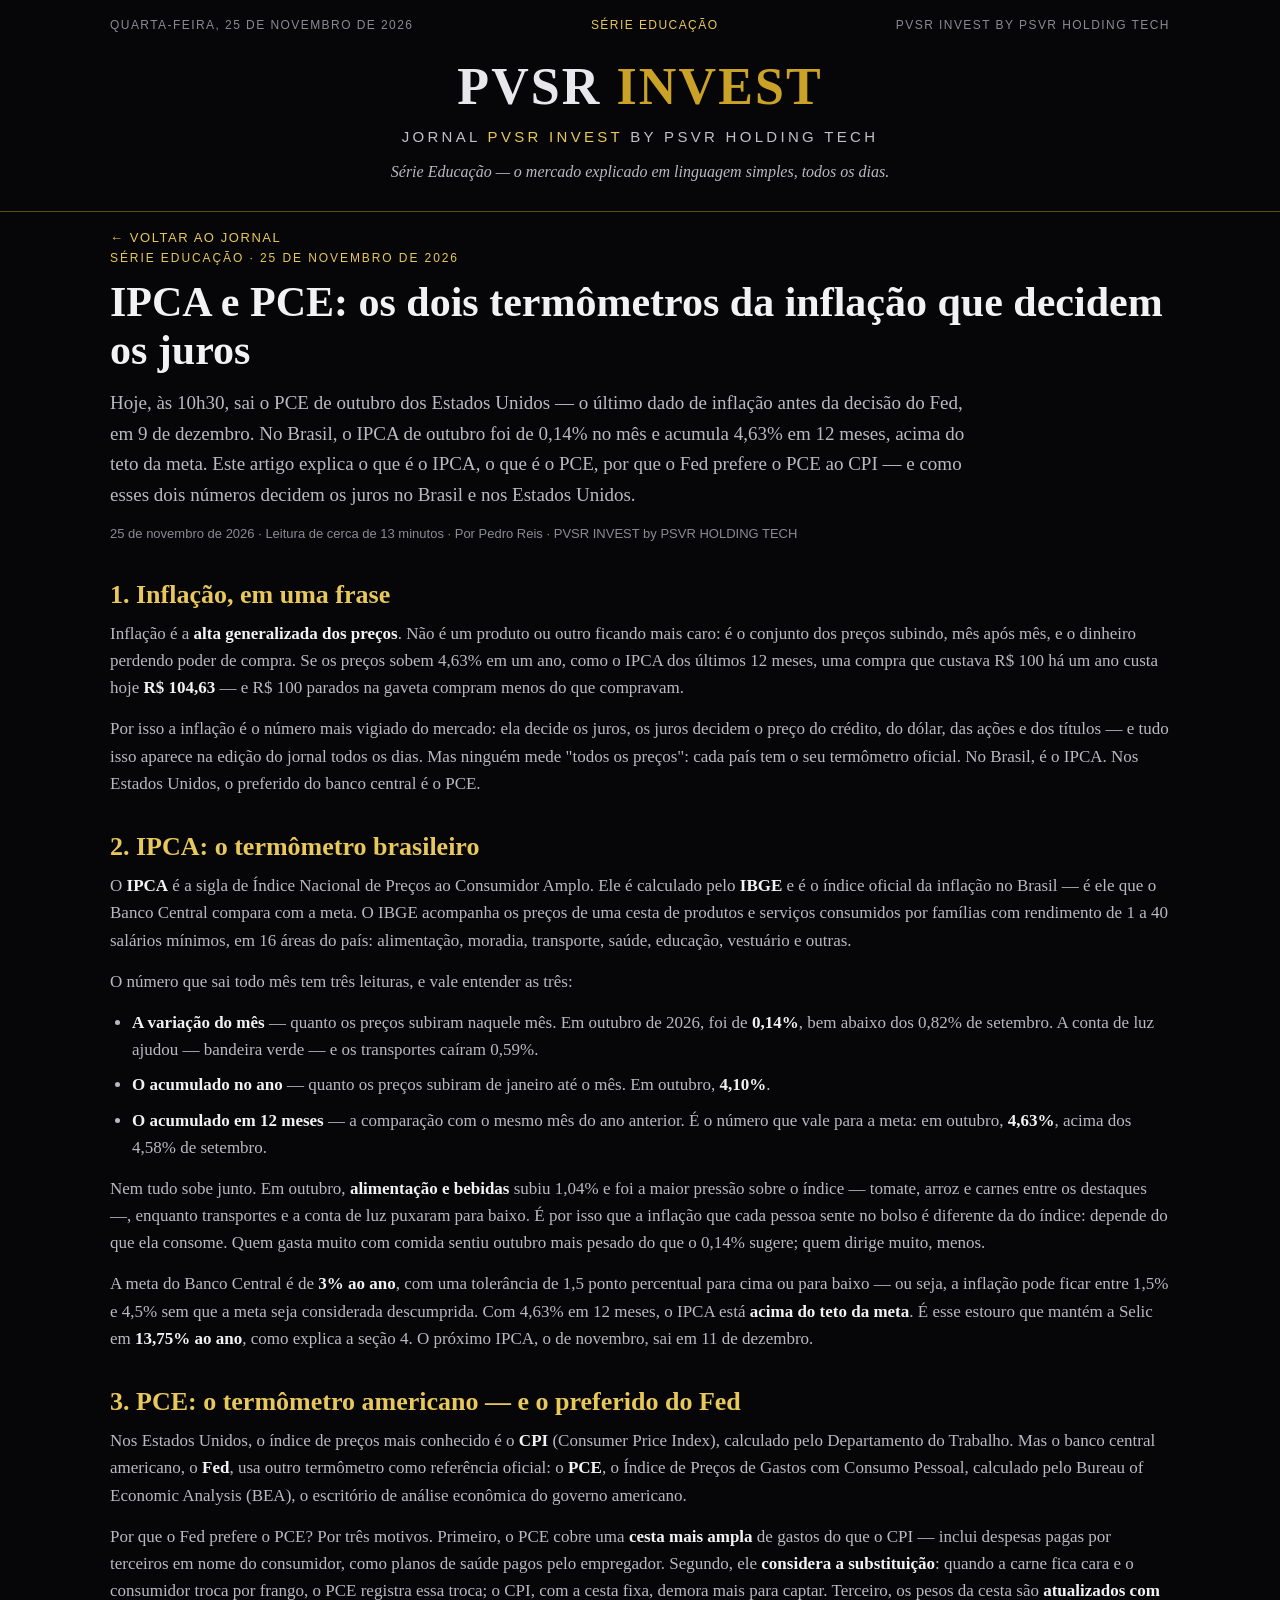
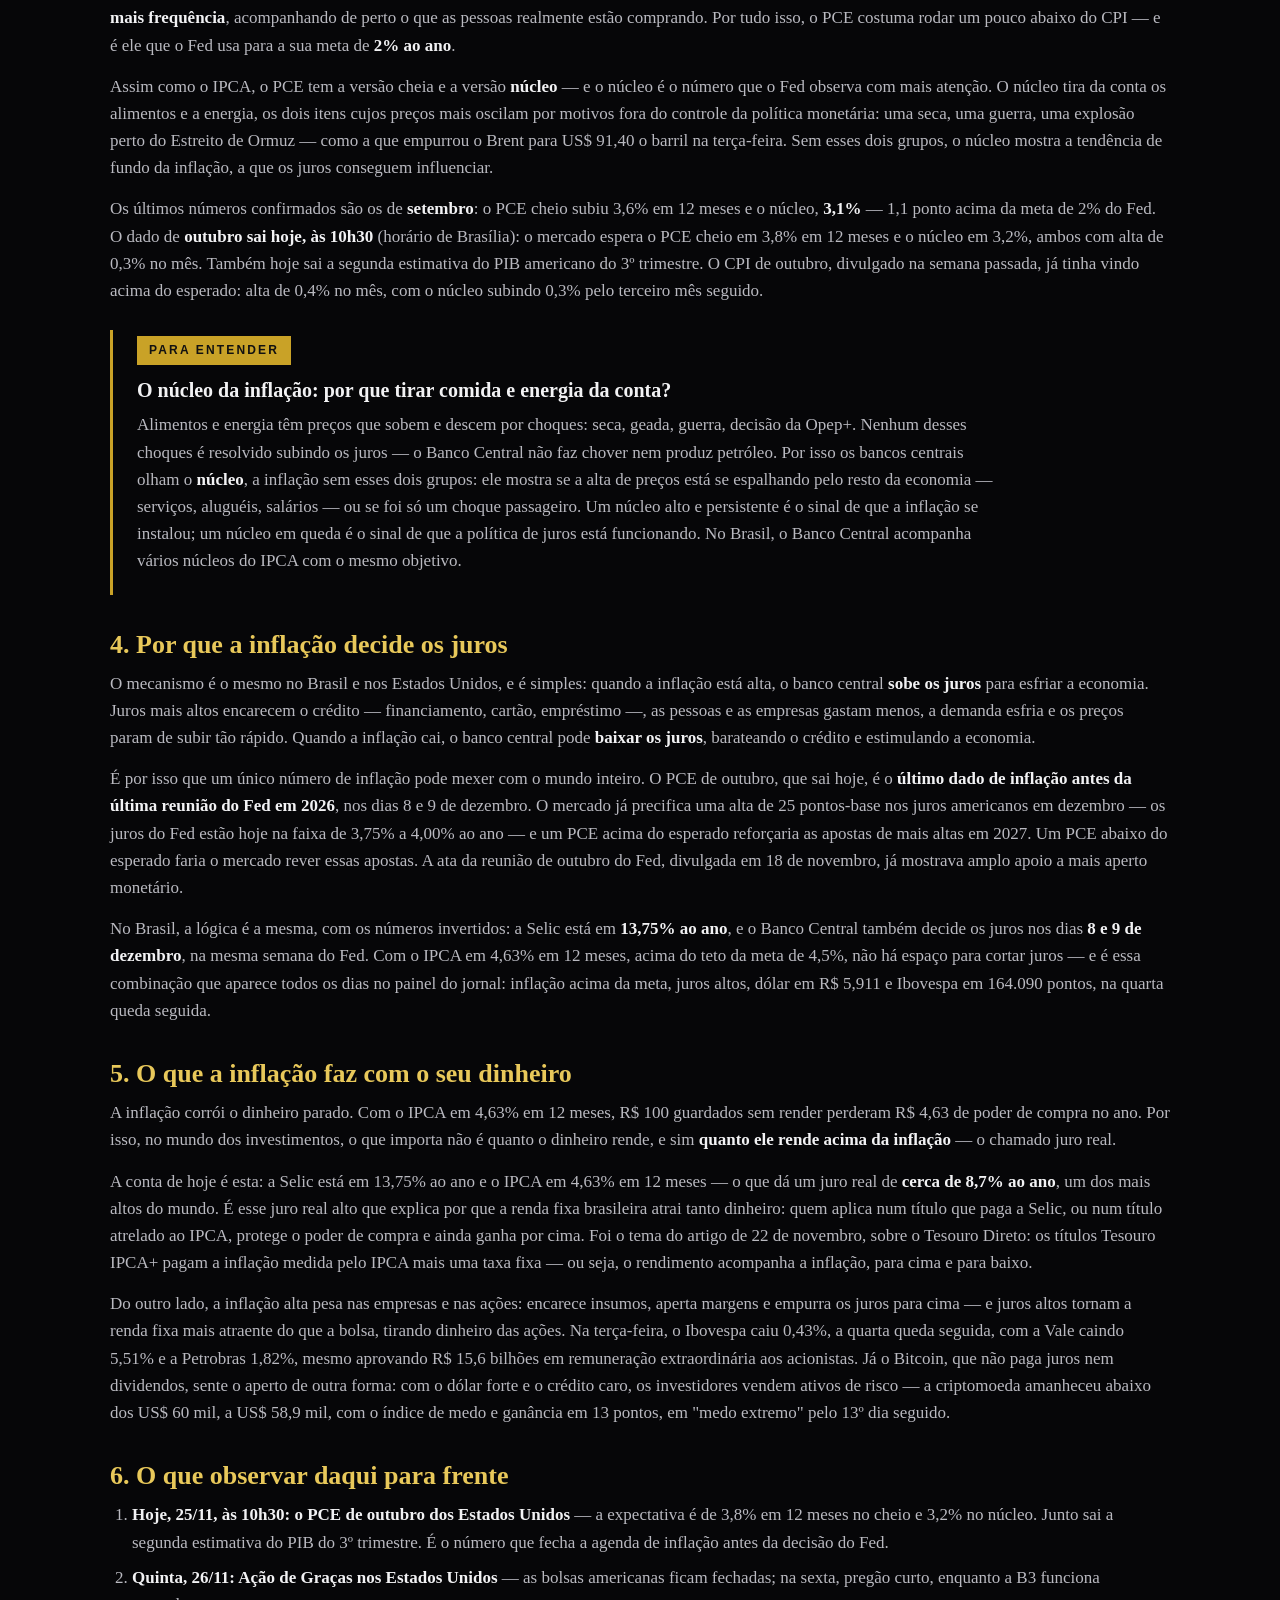
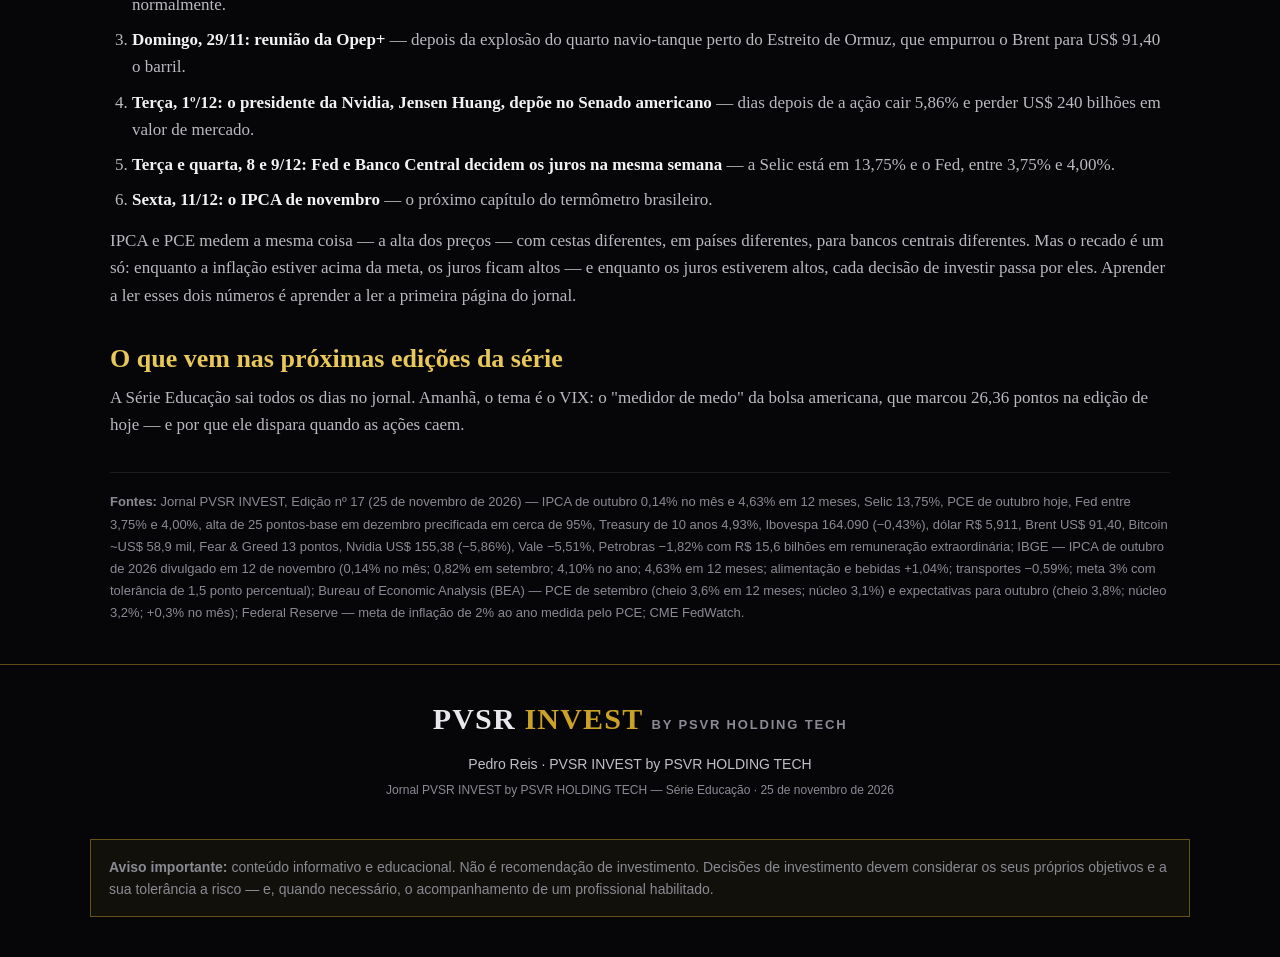
<file: serie-educacao-2026-11-25.html>
<!DOCTYPE html>
<html lang="pt-BR">
<head>
<meta charset="UTF-8">
<meta name="viewport" content="width=device-width, initial-scale=1.0">
<title>IPCA e PCE: os dois termômetros da inflação que decidem os juros · Série Educação — 25 de novembro de 2026 · Jornal PVSR INVEST by PSVR HOLDING TECH</title>
<meta name="description" content="Série Educação do Jornal PVSR INVEST: o que é o IPCA, o termômetro brasileiro da inflação, o que é o PCE americano, o número preferido do Fed — e por que os dois decidem os juros no Brasil e nos Estados Unidos. Conteúdo informativo e educacional.">
<style>
:root{
  --bg:#060608; --line:#232329; --hairline:#1c1c22;
  --silver:#c0c0c8; --silver-dim:#8a8a94;
  --gold:#c9a227; --gold-bright:#e8c85a; --gold-faint:rgba(201,162,39,.45);
  --text:#f2f2f4; --text-dim:#b9b9c0;
  --green:#4ade80; --red:#f87171;
}
*{box-sizing:border-box}
body{margin:0;background:var(--bg);color:var(--text);font-family:Georgia,'Times New Roman',serif;line-height:1.6;overflow-x:hidden}
a{color:var(--gold-bright)}
header,section,main,footer{position:relative;z-index:1}
.masthead{border-bottom:1px solid var(--gold-faint);padding:0 0 22px}
.masthead-top{display:flex;justify-content:space-between;gap:12px;flex-wrap:wrap;max-width:1100px;margin:0 auto;padding:16px 20px 0;font-family:Arial,Helvetica,sans-serif;font-size:12px;letter-spacing:.12em;text-transform:uppercase;color:var(--silver-dim)}
.masthead-ed{color:var(--gold-bright)}
.masthead-title{text-align:center;padding:26px 20px 4px}
.monogram{font-weight:700;font-size:clamp(34px,7vw,52px);letter-spacing:.04em;line-height:1}
.mono-pvsr{color:#e8e8ec}.mono-invest{color:var(--gold)}
.masthead-sub{margin-top:12px;font-family:Arial,Helvetica,sans-serif;font-size:15px;letter-spacing:.22em;text-transform:uppercase;color:var(--silver)}
.masthead-sub .gold{color:var(--gold-bright)}
.masthead-tag{margin-top:10px;font-style:italic;color:var(--text-dim);font-size:16px}
main{max-width:1100px;margin:0 auto;padding:0 20px 40px}
h1{font-size:clamp(26px,4.5vw,42px);line-height:1.15;margin:10px 0 14px}
h2{font-size:26px;line-height:1.2;margin:34px 0 10px;color:var(--gold-bright)}
h3{font-size:20px;line-height:1.3;margin:26px 0 8px}
p{font-size:17px;color:var(--text-dim);margin:0 0 14px}
p strong,li strong{color:var(--text)}
ul,ol{color:var(--text-dim);font-size:17px;margin:0 0 14px;padding-left:22px}
li{margin-bottom:8px}
.kicker{font-family:Arial,Helvetica,sans-serif;font-size:12px;letter-spacing:.16em;text-transform:uppercase;color:var(--gold-bright)}
.voltar{max-width:1100px;margin:0 auto;padding:16px 20px 0;font-family:Arial,Helvetica,sans-serif;font-size:13px;letter-spacing:.12em;text-transform:uppercase}
.voltar a{color:var(--gold-bright);text-decoration:none}
.voltar a:hover{text-decoration:underline}
.lead{font-size:19px;color:var(--text-dim);max-width:860px}
.meta{margin-top:14px;font-family:Arial,Helvetica,sans-serif;font-size:13px;color:var(--silver-dim)}
.quadro{margin:26px 0;padding:6px 0 6px 24px;border-left:3px solid var(--gold)}
.quadro-badge{display:inline-block;font-family:Arial,Helvetica,sans-serif;font-size:12px;letter-spacing:.18em;text-transform:uppercase;color:#111;background:var(--gold);padding:5px 12px;font-weight:700;margin-bottom:12px}
.quadro h3{margin-top:0}
.quadro p{font-size:17px;max-width:860px}
.fonte{font-family:Arial,Helvetica,sans-serif;font-size:13px;color:var(--silver-dim);margin-top:6px}
.fontes{margin-top:34px;padding-top:18px;border-top:1px solid var(--hairline);font-family:Arial,Helvetica,sans-serif;font-size:13px;color:var(--silver-dim);line-height:1.7}
.aviso{font-family:Arial,Helvetica,sans-serif;font-size:14px;color:var(--silver-dim);margin-top:26px;padding:16px 18px;border:1px solid var(--gold-faint);background:rgba(201,162,39,.06)}
footer{border-top:1px solid var(--gold-faint);padding:30px 20px 38px;text-align:center}
.footer-mono{font-weight:700;font-size:30px;letter-spacing:.04em}
.footer-by{font-family:Arial,Helvetica,sans-serif;font-size:13px;letter-spacing:.14em;text-transform:uppercase;color:var(--silver-dim)}
.footer-credit{margin-top:10px;font-family:Arial,Helvetica,sans-serif;font-size:14px;color:var(--silver)}
.footer-note{margin-top:6px;font-family:Arial,Helvetica,sans-serif;font-size:12px;color:var(--silver-dim)}
hr.sep{border:0;border-top:1px solid var(--gold-faint);margin:56px 0}
@media (max-width:600px){
  main{padding:0 14px 40px}
  .quadro{padding-left:18px}
}
</style>
</head>
<body>

<header class="masthead">
  <div class="masthead-top">
    <span>Quarta-feira, 25 de novembro de 2026</span>
    <span class="masthead-ed">Série Educação</span>
    <span>PVSR INVEST by PSVR HOLDING TECH</span>
  </div>
  <div class="masthead-title">
    <div class="monogram"><span class="mono-pvsr">PVSR</span> <span class="mono-invest">INVEST</span></div>
    <div class="masthead-sub">Jornal <span class="gold">PVSR INVEST</span> by PSVR HOLDING TECH</div>
    <div class="masthead-tag">Série Educação — o mercado explicado em linguagem simples, todos os dias.</div>
  </div>
</header>

<div class="voltar"><a href="index.html">← Voltar ao jornal</a></div>

<main>

<article>
  <div class="kicker">Série Educação · 25 de novembro de 2026</div>
  <h1>IPCA e PCE: os dois termômetros da inflação que decidem os juros</h1>
  <p class="lead">Hoje, às 10h30, sai o PCE de outubro dos Estados Unidos — o último dado de inflação antes da decisão do Fed, em 9 de dezembro. No Brasil, o IPCA de outubro foi de 0,14% no mês e acumula 4,63% em 12 meses, acima do teto da meta. Este artigo explica o que é o IPCA, o que é o PCE, por que o Fed prefere o PCE ao CPI — e como esses dois números decidem os juros no Brasil e nos Estados Unidos.</p>
  <div class="meta">25 de novembro de 2026 · Leitura de cerca de 13 minutos · Por Pedro Reis · PVSR INVEST by PSVR HOLDING TECH</div>

  <h2>1. Inflação, em uma frase</h2>
  <p>Inflação é a <strong>alta generalizada dos preços</strong>. Não é um produto ou outro ficando mais caro: é o conjunto dos preços subindo, mês após mês, e o dinheiro perdendo poder de compra. Se os preços sobem 4,63% em um ano, como o IPCA dos últimos 12 meses, uma compra que custava R$ 100 há um ano custa hoje <strong>R$ 104,63</strong> — e R$ 100 parados na gaveta compram menos do que compravam.</p>
  <p>Por isso a inflação é o número mais vigiado do mercado: ela decide os juros, os juros decidem o preço do crédito, do dólar, das ações e dos títulos — e tudo isso aparece na edição do jornal todos os dias. Mas ninguém mede "todos os preços": cada país tem o seu termômetro oficial. No Brasil, é o IPCA. Nos Estados Unidos, o preferido do banco central é o PCE.</p>

  <h2>2. IPCA: o termômetro brasileiro</h2>
  <p>O <strong>IPCA</strong> é a sigla de Índice Nacional de Preços ao Consumidor Amplo. Ele é calculado pelo <strong>IBGE</strong> e é o índice oficial da inflação no Brasil — é ele que o Banco Central compara com a meta. O IBGE acompanha os preços de uma cesta de produtos e serviços consumidos por famílias com rendimento de 1 a 40 salários mínimos, em 16 áreas do país: alimentação, moradia, transporte, saúde, educação, vestuário e outras.</p>
  <p>O número que sai todo mês tem três leituras, e vale entender as três:</p>
  <ul>
    <li><strong>A variação do mês</strong> — quanto os preços subiram naquele mês. Em outubro de 2026, foi de <strong>0,14%</strong>, bem abaixo dos 0,82% de setembro. A conta de luz ajudou — bandeira verde — e os transportes caíram 0,59%.</li>
    <li><strong>O acumulado no ano</strong> — quanto os preços subiram de janeiro até o mês. Em outubro, <strong>4,10%</strong>.</li>
    <li><strong>O acumulado em 12 meses</strong> — a comparação com o mesmo mês do ano anterior. É o número que vale para a meta: em outubro, <strong>4,63%</strong>, acima dos 4,58% de setembro.</li>
  </ul>
  <p>Nem tudo sobe junto. Em outubro, <strong>alimentação e bebidas</strong> subiu 1,04% e foi a maior pressão sobre o índice — tomate, arroz e carnes entre os destaques —, enquanto transportes e a conta de luz puxaram para baixo. É por isso que a inflação que cada pessoa sente no bolso é diferente da do índice: depende do que ela consome. Quem gasta muito com comida sentiu outubro mais pesado do que o 0,14% sugere; quem dirige muito, menos.</p>
  <p>A meta do Banco Central é de <strong>3% ao ano</strong>, com uma tolerância de 1,5 ponto percentual para cima ou para baixo — ou seja, a inflação pode ficar entre 1,5% e 4,5% sem que a meta seja considerada descumprida. Com 4,63% em 12 meses, o IPCA está <strong>acima do teto da meta</strong>. É esse estouro que mantém a Selic em <strong>13,75% ao ano</strong>, como explica a seção 4. O próximo IPCA, o de novembro, sai em 11 de dezembro.</p>

  <h2>3. PCE: o termômetro americano — e o preferido do Fed</h2>
  <p>Nos Estados Unidos, o índice de preços mais conhecido é o <strong>CPI</strong> (Consumer Price Index), calculado pelo Departamento do Trabalho. Mas o banco central americano, o <strong>Fed</strong>, usa outro termômetro como referência oficial: o <strong>PCE</strong>, o Índice de Preços de Gastos com Consumo Pessoal, calculado pelo Bureau of Economic Analysis (BEA), o escritório de análise econômica do governo americano.</p>
  <p>Por que o Fed prefere o PCE? Por três motivos. Primeiro, o PCE cobre uma <strong>cesta mais ampla</strong> de gastos do que o CPI — inclui despesas pagas por terceiros em nome do consumidor, como planos de saúde pagos pelo empregador. Segundo, ele <strong>considera a substituição</strong>: quando a carne fica cara e o consumidor troca por frango, o PCE registra essa troca; o CPI, com a cesta fixa, demora mais para captar. Terceiro, os pesos da cesta são <strong>atualizados com mais frequência</strong>, acompanhando de perto o que as pessoas realmente estão comprando. Por tudo isso, o PCE costuma rodar um pouco abaixo do CPI — e é ele que o Fed usa para a sua meta de <strong>2% ao ano</strong>.</p>
  <p>Assim como o IPCA, o PCE tem a versão cheia e a versão <strong>núcleo</strong> — e o núcleo é o número que o Fed observa com mais atenção. O núcleo tira da conta os alimentos e a energia, os dois itens cujos preços mais oscilam por motivos fora do controle da política monetária: uma seca, uma guerra, uma explosão perto do Estreito de Ormuz — como a que empurrou o Brent para US$ 91,40 o barril na terça-feira. Sem esses dois grupos, o núcleo mostra a tendência de fundo da inflação, a que os juros conseguem influenciar.</p>
  <p>Os últimos números confirmados são os de <strong>setembro</strong>: o PCE cheio subiu 3,6% em 12 meses e o núcleo, <strong>3,1%</strong> — 1,1 ponto acima da meta de 2% do Fed. O dado de <strong>outubro sai hoje, às 10h30</strong> (horário de Brasília): o mercado espera o PCE cheio em 3,8% em 12 meses e o núcleo em 3,2%, ambos com alta de 0,3% no mês. Também hoje sai a segunda estimativa do PIB americano do 3º trimestre. O CPI de outubro, divulgado na semana passada, já tinha vindo acima do esperado: alta de 0,4% no mês, com o núcleo subindo 0,3% pelo terceiro mês seguido.</p>

  <div class="quadro">
    <div class="quadro-badge">Para entender</div>
    <h3>O núcleo da inflação: por que tirar comida e energia da conta?</h3>
    <p>Alimentos e energia têm preços que sobem e descem por choques: seca, geada, guerra, decisão da Opep+. Nenhum desses choques é resolvido subindo os juros — o Banco Central não faz chover nem produz petróleo. Por isso os bancos centrais olham o <strong>núcleo</strong>, a inflação sem esses dois grupos: ele mostra se a alta de preços está se espalhando pelo resto da economia — serviços, aluguéis, salários — ou se foi só um choque passageiro. Um núcleo alto e persistente é o sinal de que a inflação se instalou; um núcleo em queda é o sinal de que a política de juros está funcionando. No Brasil, o Banco Central acompanha vários núcleos do IPCA com o mesmo objetivo.</p>
  </div>

  <h2>4. Por que a inflação decide os juros</h2>
  <p>O mecanismo é o mesmo no Brasil e nos Estados Unidos, e é simples: quando a inflação está alta, o banco central <strong>sobe os juros</strong> para esfriar a economia. Juros mais altos encarecem o crédito — financiamento, cartão, empréstimo —, as pessoas e as empresas gastam menos, a demanda esfria e os preços param de subir tão rápido. Quando a inflação cai, o banco central pode <strong>baixar os juros</strong>, barateando o crédito e estimulando a economia.</p>
  <p>É por isso que um único número de inflação pode mexer com o mundo inteiro. O PCE de outubro, que sai hoje, é o <strong>último dado de inflação antes da última reunião do Fed em 2026</strong>, nos dias 8 e 9 de dezembro. O mercado já precifica uma alta de 25 pontos-base nos juros americanos em dezembro — os juros do Fed estão hoje na faixa de 3,75% a 4,00% ao ano — e um PCE acima do esperado reforçaria as apostas de mais altas em 2027. Um PCE abaixo do esperado faria o mercado rever essas apostas. A ata da reunião de outubro do Fed, divulgada em 18 de novembro, já mostrava amplo apoio a mais aperto monetário.</p>
  <p>No Brasil, a lógica é a mesma, com os números invertidos: a Selic está em <strong>13,75% ao ano</strong>, e o Banco Central também decide os juros nos dias <strong>8 e 9 de dezembro</strong>, na mesma semana do Fed. Com o IPCA em 4,63% em 12 meses, acima do teto da meta de 4,5%, não há espaço para cortar juros — e é essa combinação que aparece todos os dias no painel do jornal: inflação acima da meta, juros altos, dólar em R$ 5,911 e Ibovespa em 164.090 pontos, na quarta queda seguida.</p>

  <h2>5. O que a inflação faz com o seu dinheiro</h2>
  <p>A inflação corrói o dinheiro parado. Com o IPCA em 4,63% em 12 meses, R$ 100 guardados sem render perderam R$ 4,63 de poder de compra no ano. Por isso, no mundo dos investimentos, o que importa não é quanto o dinheiro rende, e sim <strong>quanto ele rende acima da inflação</strong> — o chamado juro real.</p>
  <p>A conta de hoje é esta: a Selic está em 13,75% ao ano e o IPCA em 4,63% em 12 meses — o que dá um juro real de <strong>cerca de 8,7% ao ano</strong>, um dos mais altos do mundo. É esse juro real alto que explica por que a renda fixa brasileira atrai tanto dinheiro: quem aplica num título que paga a Selic, ou num título atrelado ao IPCA, protege o poder de compra e ainda ganha por cima. Foi o tema do artigo de 22 de novembro, sobre o Tesouro Direto: os títulos Tesouro IPCA+ pagam a inflação medida pelo IPCA mais uma taxa fixa — ou seja, o rendimento acompanha a inflação, para cima e para baixo.</p>
  <p>Do outro lado, a inflação alta pesa nas empresas e nas ações: encarece insumos, aperta margens e empurra os juros para cima — e juros altos tornam a renda fixa mais atraente do que a bolsa, tirando dinheiro das ações. Na terça-feira, o Ibovespa caiu 0,43%, a quarta queda seguida, com a Vale caindo 5,51% e a Petrobras 1,82%, mesmo aprovando R$ 15,6 bilhões em remuneração extraordinária aos acionistas. Já o Bitcoin, que não paga juros nem dividendos, sente o aperto de outra forma: com o dólar forte e o crédito caro, os investidores vendem ativos de risco — a criptomoeda amanheceu abaixo dos US$ 60 mil, a US$ 58,9 mil, com o índice de medo e ganância em 13 pontos, em "medo extremo" pelo 13º dia seguido.</p>

  <h2>6. O que observar daqui para frente</h2>
  <ol>
    <li><strong>Hoje, 25/11, às 10h30: o PCE de outubro dos Estados Unidos</strong> — a expectativa é de 3,8% em 12 meses no cheio e 3,2% no núcleo. Junto sai a segunda estimativa do PIB do 3º trimestre. É o número que fecha a agenda de inflação antes da decisão do Fed.</li>
    <li><strong>Quinta, 26/11: Ação de Graças nos Estados Unidos</strong> — as bolsas americanas ficam fechadas; na sexta, pregão curto, enquanto a B3 funciona normalmente.</li>
    <li><strong>Domingo, 29/11: reunião da Opep+</strong> — depois da explosão do quarto navio-tanque perto do Estreito de Ormuz, que empurrou o Brent para US$ 91,40 o barril.</li>
    <li><strong>Terça, 1º/12: o presidente da Nvidia, Jensen Huang, depõe no Senado americano</strong> — dias depois de a ação cair 5,86% e perder US$ 240 bilhões em valor de mercado.</li>
    <li><strong>Terça e quarta, 8 e 9/12: Fed e Banco Central decidem os juros na mesma semana</strong> — a Selic está em 13,75% e o Fed, entre 3,75% e 4,00%.</li>
    <li><strong>Sexta, 11/12: o IPCA de novembro</strong> — o próximo capítulo do termômetro brasileiro.</li>
  </ol>
  <p>IPCA e PCE medem a mesma coisa — a alta dos preços — com cestas diferentes, em países diferentes, para bancos centrais diferentes. Mas o recado é um só: enquanto a inflação estiver acima da meta, os juros ficam altos — e enquanto os juros estiverem altos, cada decisão de investir passa por eles. Aprender a ler esses dois números é aprender a ler a primeira página do jornal.</p>

  <h2>O que vem nas próximas edições da série</h2>
  <p>A Série Educação sai todos os dias no jornal. Amanhã, o tema é o VIX: o "medidor de medo" da bolsa americana, que marcou 26,36 pontos na edição de hoje — e por que ele dispara quando as ações caem.</p>

  <div class="fontes">
    <strong>Fontes:</strong> Jornal PVSR INVEST, Edição nº 17 (25 de novembro de 2026) — IPCA de outubro 0,14% no mês e 4,63% em 12 meses, Selic 13,75%, PCE de outubro hoje, Fed entre 3,75% e 4,00%, alta de 25 pontos-base em dezembro precificada em cerca de 95%, Treasury de 10 anos 4,93%, Ibovespa 164.090 (−0,43%), dólar R$ 5,911, Brent US$ 91,40, Bitcoin ~US$ 58,9 mil, Fear &amp; Greed 13 pontos, Nvidia US$ 155,38 (−5,86%), Vale −5,51%, Petrobras −1,82% com R$ 15,6 bilhões em remuneração extraordinária; IBGE — IPCA de outubro de 2026 divulgado em 12 de novembro (0,14% no mês; 0,82% em setembro; 4,10% no ano; 4,63% em 12 meses; alimentação e bebidas +1,04%; transportes −0,59%; meta 3% com tolerância de 1,5 ponto percentual); Bureau of Economic Analysis (BEA) — PCE de setembro (cheio 3,6% em 12 meses; núcleo 3,1%) e expectativas para outubro (cheio 3,8%; núcleo 3,2%; +0,3% no mês); Federal Reserve — meta de inflação de 2% ao ano medida pelo PCE; CME FedWatch.
  </div>
</article>

</main>

<footer>
  <div class="footer-mono"><span class="mono-pvsr">PVSR</span> <span class="mono-invest">INVEST</span> <span class="footer-by">by PSVR Holding Tech</span></div>
  <div class="footer-credit">Pedro Reis · PVSR INVEST by PSVR HOLDING TECH</div>
  <div class="footer-note">Jornal PVSR INVEST by PSVR HOLDING TECH — Série Educação · 25 de novembro de 2026</div>
</footer>

<div class="aviso" style="max-width:1100px;margin:0 auto 40px;padding:16px 18px;">
  <strong>Aviso importante:</strong> conteúdo informativo e educacional. Não é recomendação de investimento. Decisões de investimento devem considerar os seus próprios objetivos e a sua tolerância a risco — e, quando necessário, o acompanhamento de um profissional habilitado.
</div>

</body>
</html>
</file>
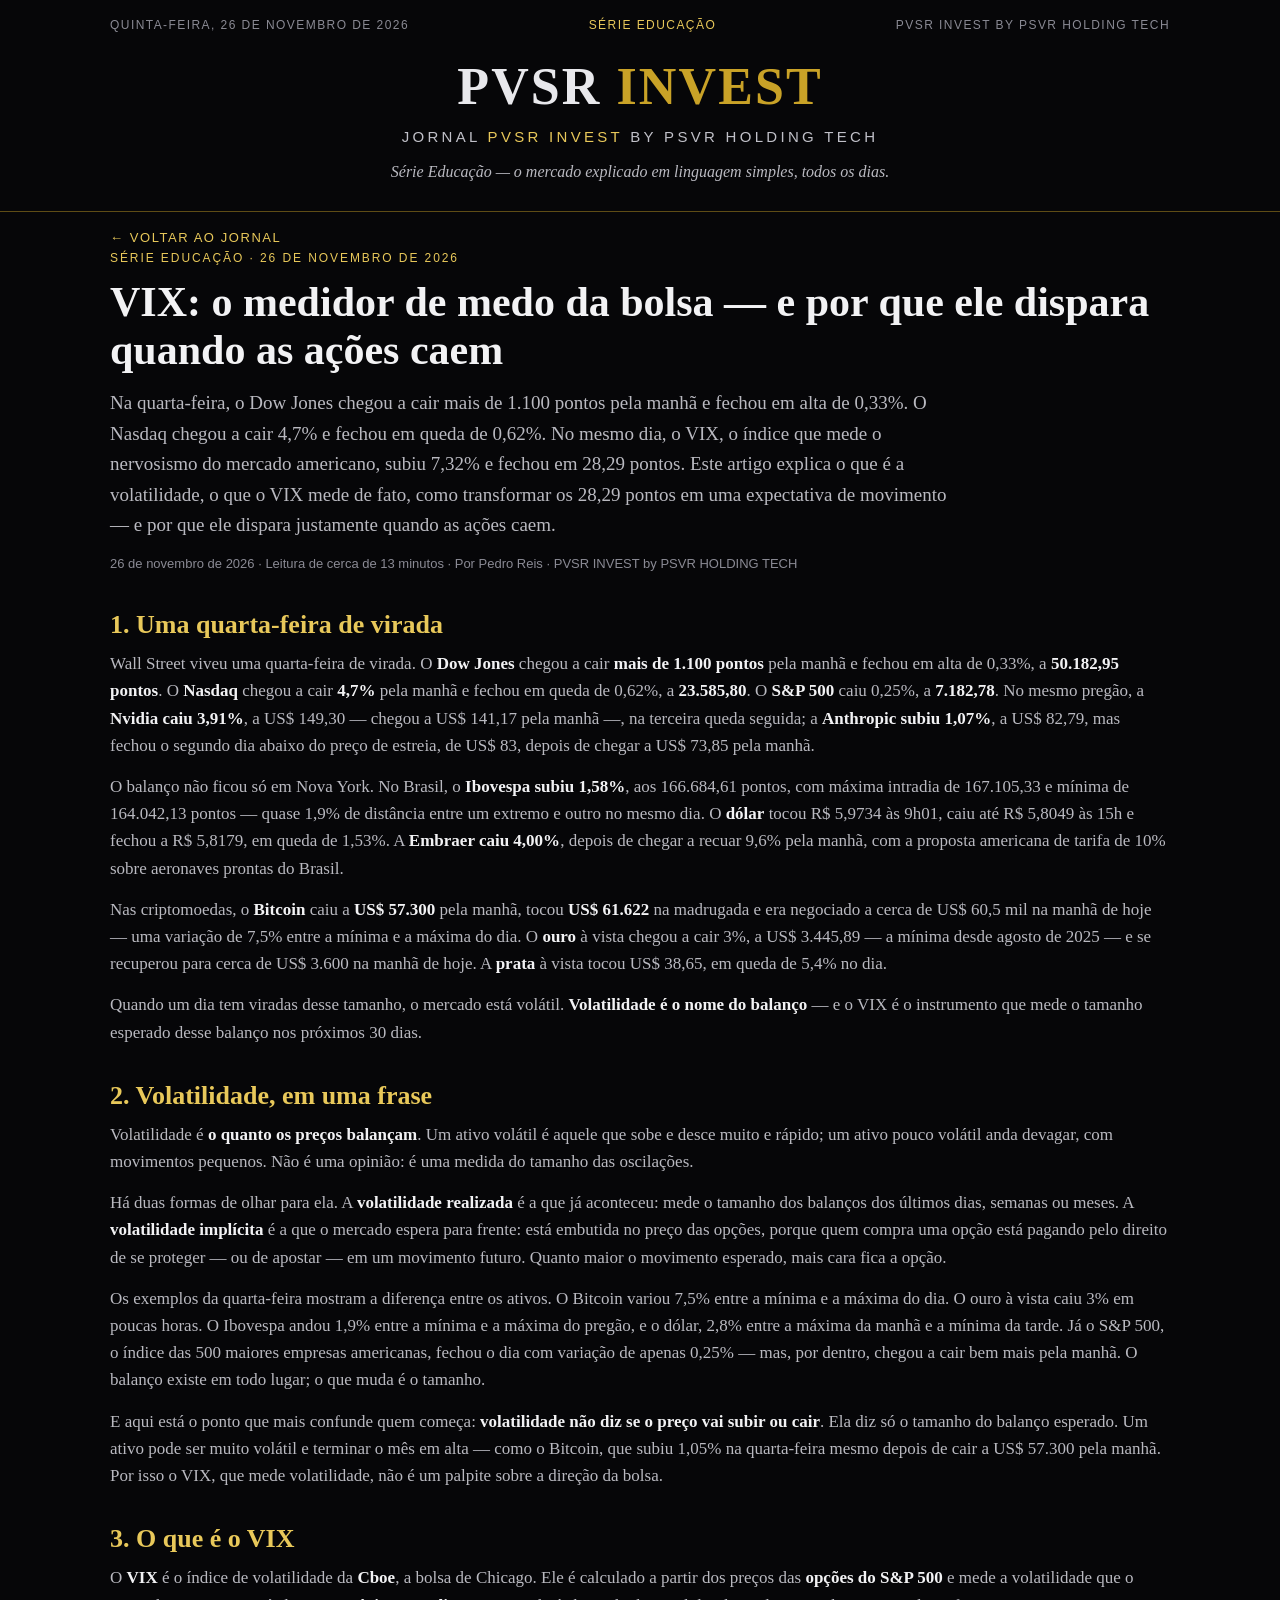
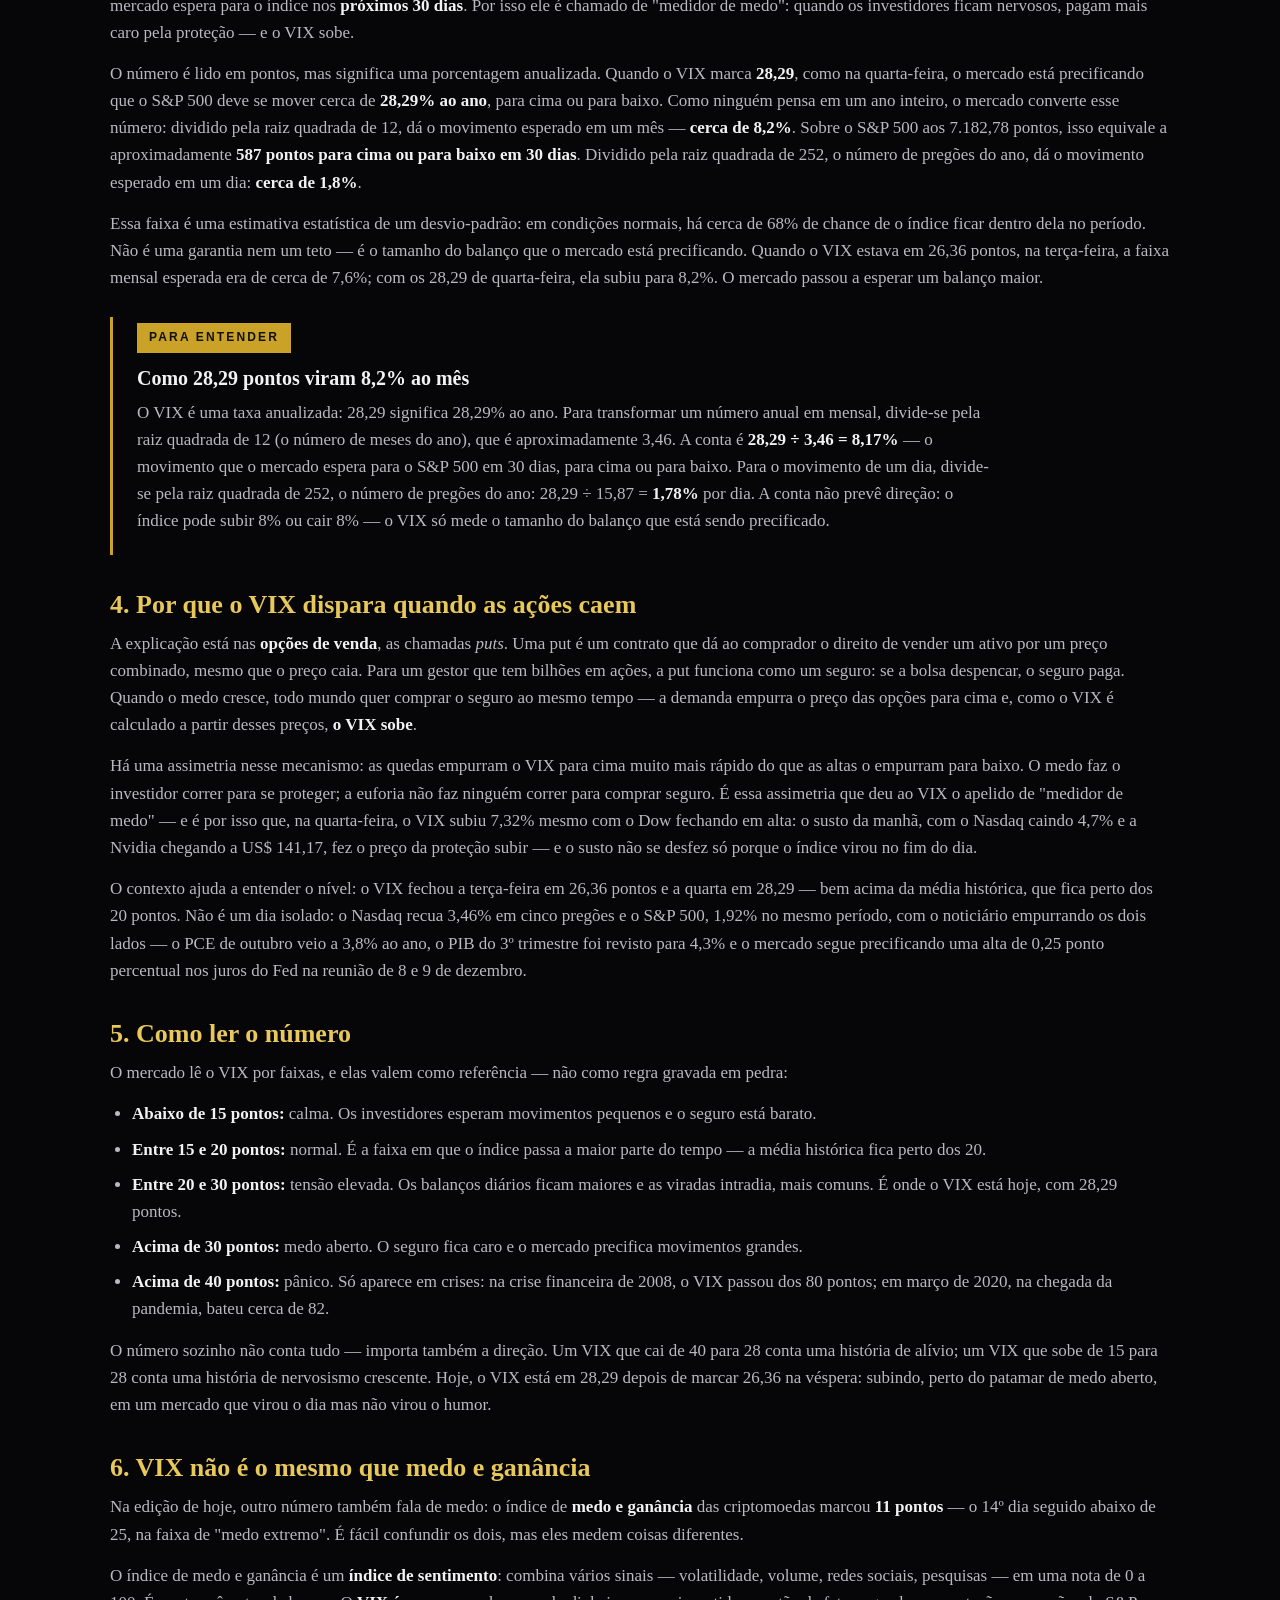
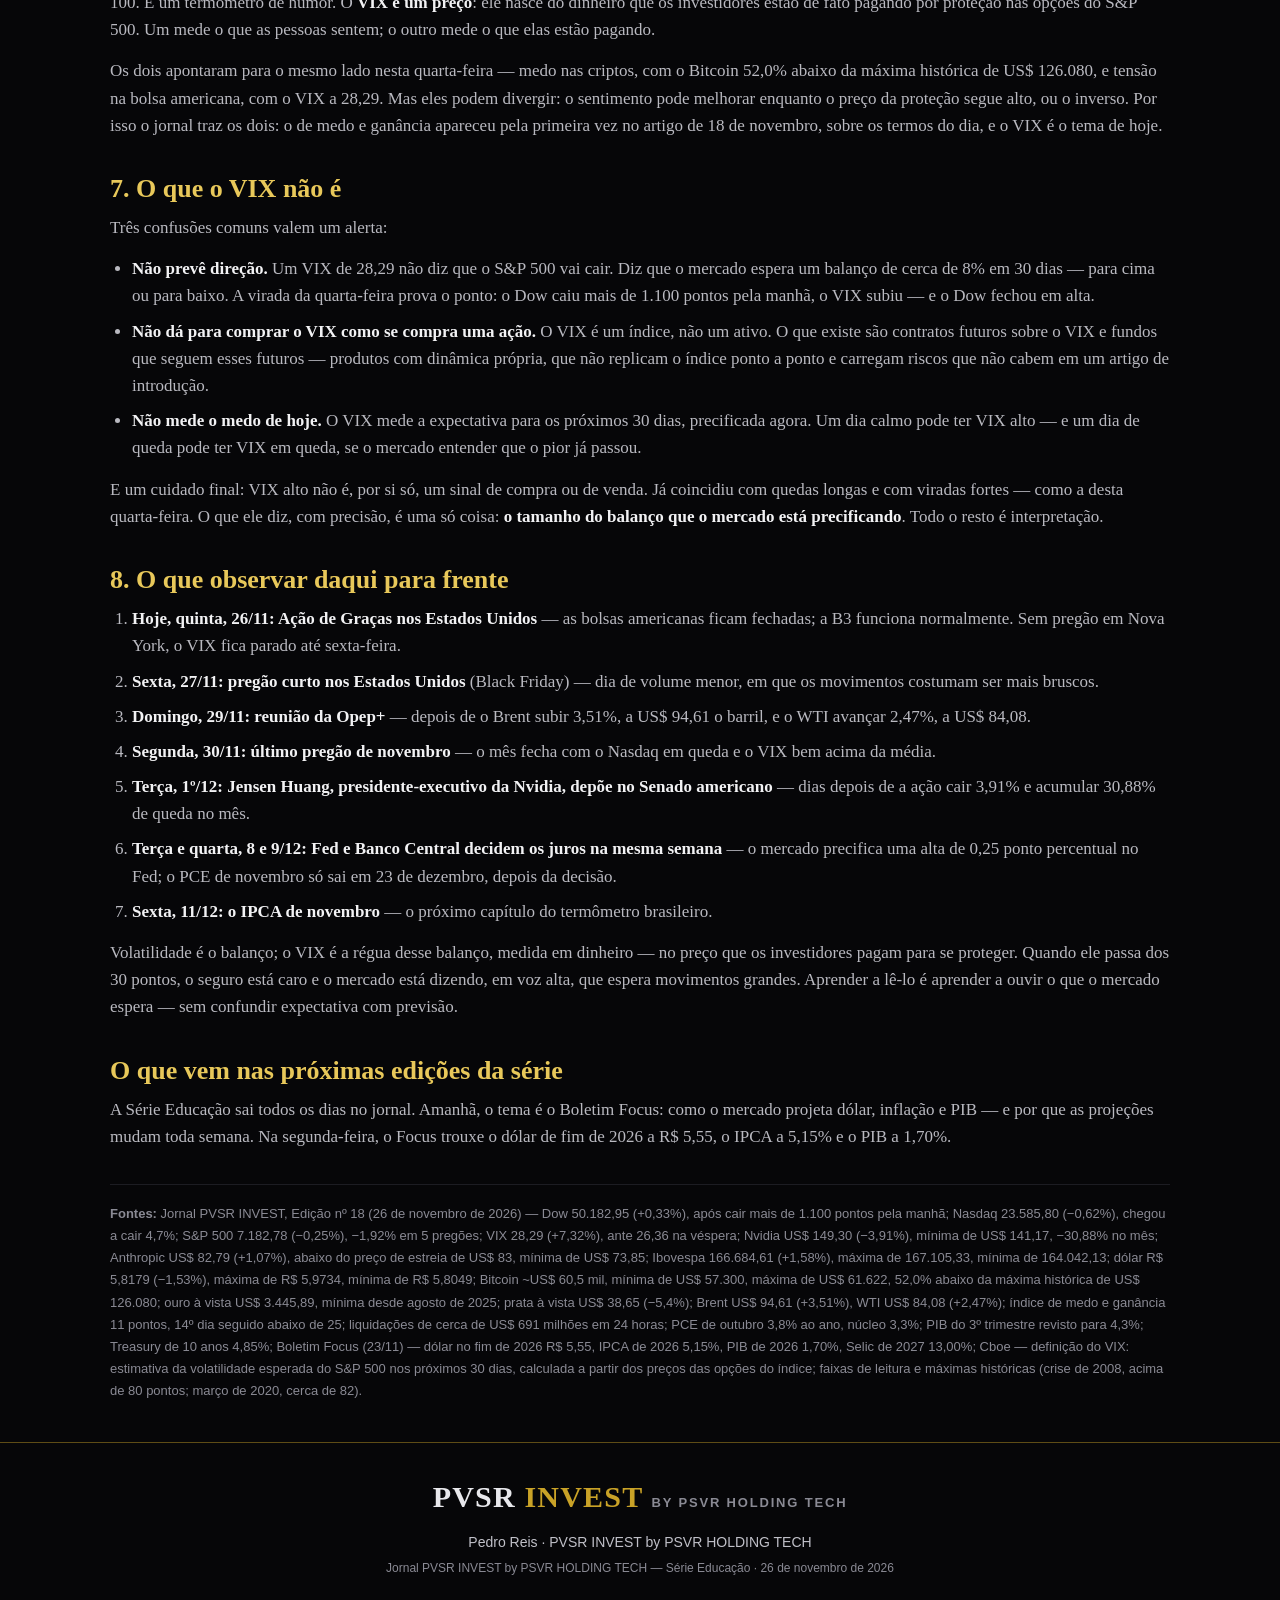
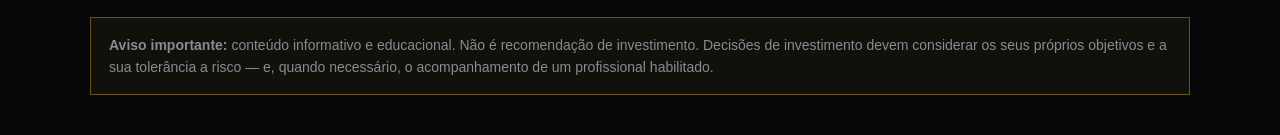
<file: serie-educacao-2026-11-26.html>
<!DOCTYPE html>
<html lang="pt-BR">
<head>
<meta charset="UTF-8">
<meta name="viewport" content="width=device-width, initial-scale=1.0">
<title>VIX: o medidor de medo da bolsa — e por que ele dispara quando as ações caem · Série Educação — 26 de novembro de 2026 · Jornal PVSR INVEST by PSVR HOLDING TECH</title>
<meta name="description" content="Série Educação do Jornal PVSR INVEST: o que é a volatilidade, o que o VIX mede, como ler os 28,29 pontos da edição de hoje — e por que o índice dispara quando as ações caem. Conteúdo informativo e educacional.">
<style>
:root{
  --bg:#060608; --line:#232329; --hairline:#1c1c22;
  --silver:#c0c0c8; --silver-dim:#8a8a94;
  --gold:#c9a227; --gold-bright:#e8c85a; --gold-faint:rgba(201,162,39,.45);
  --text:#f2f2f4; --text-dim:#b9b9c0;
  --green:#4ade80; --red:#f87171;
}
*{box-sizing:border-box}
body{margin:0;background:var(--bg);color:var(--text);font-family:Georgia,'Times New Roman',serif;line-height:1.6;overflow-x:hidden}
a{color:var(--gold-bright)}
header,section,main,footer{position:relative;z-index:1}
.masthead{border-bottom:1px solid var(--gold-faint);padding:0 0 22px}
.masthead-top{display:flex;justify-content:space-between;gap:12px;flex-wrap:wrap;max-width:1100px;margin:0 auto;padding:16px 20px 0;font-family:Arial,Helvetica,sans-serif;font-size:12px;letter-spacing:.12em;text-transform:uppercase;color:var(--silver-dim)}
.masthead-ed{color:var(--gold-bright)}
.masthead-title{text-align:center;padding:26px 20px 4px}
.monogram{font-weight:700;font-size:clamp(34px,7vw,52px);letter-spacing:.04em;line-height:1}
.mono-pvsr{color:#e8e8ec}.mono-invest{color:var(--gold)}
.masthead-sub{margin-top:12px;font-family:Arial,Helvetica,sans-serif;font-size:15px;letter-spacing:.22em;text-transform:uppercase;color:var(--silver)}
.masthead-sub .gold{color:var(--gold-bright)}
.masthead-tag{margin-top:10px;font-style:italic;color:var(--text-dim);font-size:16px}
main{max-width:1100px;margin:0 auto;padding:0 20px 40px}
h1{font-size:clamp(26px,4.5vw,42px);line-height:1.15;margin:10px 0 14px}
h2{font-size:26px;line-height:1.2;margin:34px 0 10px;color:var(--gold-bright)}
h3{font-size:20px;line-height:1.3;margin:26px 0 8px}
p{font-size:17px;color:var(--text-dim);margin:0 0 14px}
p strong,li strong{color:var(--text)}
ul,ol{color:var(--text-dim);font-size:17px;margin:0 0 14px;padding-left:22px}
li{margin-bottom:8px}
.kicker{font-family:Arial,Helvetica,sans-serif;font-size:12px;letter-spacing:.16em;text-transform:uppercase;color:var(--gold-bright)}
.voltar{max-width:1100px;margin:0 auto;padding:16px 20px 0;font-family:Arial,Helvetica,sans-serif;font-size:13px;letter-spacing:.12em;text-transform:uppercase}
.voltar a{color:var(--gold-bright);text-decoration:none}
.voltar a:hover{text-decoration:underline}
.lead{font-size:19px;color:var(--text-dim);max-width:860px}
.meta{margin-top:14px;font-family:Arial,Helvetica,sans-serif;font-size:13px;color:var(--silver-dim)}
.quadro{margin:26px 0;padding:6px 0 6px 24px;border-left:3px solid var(--gold)}
.quadro-badge{display:inline-block;font-family:Arial,Helvetica,sans-serif;font-size:12px;letter-spacing:.18em;text-transform:uppercase;color:#111;background:var(--gold);padding:5px 12px;font-weight:700;margin-bottom:12px}
.quadro h3{margin-top:0}
.quadro p{font-size:17px;max-width:860px}
.fonte{font-family:Arial,Helvetica,sans-serif;font-size:13px;color:var(--silver-dim);margin-top:6px}
.fontes{margin-top:34px;padding-top:18px;border-top:1px solid var(--hairline);font-family:Arial,Helvetica,sans-serif;font-size:13px;color:var(--silver-dim);line-height:1.7}
.aviso{font-family:Arial,Helvetica,sans-serif;font-size:14px;color:var(--silver-dim);margin-top:26px;padding:16px 18px;border:1px solid var(--gold-faint);background:rgba(201,162,39,.06)}
footer{border-top:1px solid var(--gold-faint);padding:30px 20px 38px;text-align:center}
.footer-mono{font-weight:700;font-size:30px;letter-spacing:.04em}
.footer-by{font-family:Arial,Helvetica,sans-serif;font-size:13px;letter-spacing:.14em;text-transform:uppercase;color:var(--silver-dim)}
.footer-credit{margin-top:10px;font-family:Arial,Helvetica,sans-serif;font-size:14px;color:var(--silver)}
.footer-note{margin-top:6px;font-family:Arial,Helvetica,sans-serif;font-size:12px;color:var(--silver-dim)}
hr.sep{border:0;border-top:1px solid var(--gold-faint);margin:56px 0}
@media (max-width:600px){
  main{padding:0 14px 40px}
  .quadro{padding-left:18px}
}
</style>
</head>
<body>

<header class="masthead">
  <div class="masthead-top">
    <span>Quinta-feira, 26 de novembro de 2026</span>
    <span class="masthead-ed">Série Educação</span>
    <span>PVSR INVEST by PSVR HOLDING TECH</span>
  </div>
  <div class="masthead-title">
    <div class="monogram"><span class="mono-pvsr">PVSR</span> <span class="mono-invest">INVEST</span></div>
    <div class="masthead-sub">Jornal <span class="gold">PVSR INVEST</span> by PSVR HOLDING TECH</div>
    <div class="masthead-tag">Série Educação — o mercado explicado em linguagem simples, todos os dias.</div>
  </div>
</header>

<div class="voltar"><a href="index.html">← Voltar ao jornal</a></div>

<main>

<article>
  <div class="kicker">Série Educação · 26 de novembro de 2026</div>
  <h1>VIX: o medidor de medo da bolsa — e por que ele dispara quando as ações caem</h1>
  <p class="lead">Na quarta-feira, o Dow Jones chegou a cair mais de 1.100 pontos pela manhã e fechou em alta de 0,33%. O Nasdaq chegou a cair 4,7% e fechou em queda de 0,62%. No mesmo dia, o VIX, o índice que mede o nervosismo do mercado americano, subiu 7,32% e fechou em 28,29 pontos. Este artigo explica o que é a volatilidade, o que o VIX mede de fato, como transformar os 28,29 pontos em uma expectativa de movimento — e por que ele dispara justamente quando as ações caem.</p>
  <div class="meta">26 de novembro de 2026 · Leitura de cerca de 13 minutos · Por Pedro Reis · PVSR INVEST by PSVR HOLDING TECH</div>

  <h2>1. Uma quarta-feira de virada</h2>
  <p>Wall Street viveu uma quarta-feira de virada. O <strong>Dow Jones</strong> chegou a cair <strong>mais de 1.100 pontos</strong> pela manhã e fechou em alta de 0,33%, a <strong>50.182,95 pontos</strong>. O <strong>Nasdaq</strong> chegou a cair <strong>4,7%</strong> pela manhã e fechou em queda de 0,62%, a <strong>23.585,80</strong>. O <strong>S&amp;P 500</strong> caiu 0,25%, a <strong>7.182,78</strong>. No mesmo pregão, a <strong>Nvidia caiu 3,91%</strong>, a US$ 149,30 — chegou a US$ 141,17 pela manhã —, na terceira queda seguida; a <strong>Anthropic subiu 1,07%</strong>, a US$ 82,79, mas fechou o segundo dia abaixo do preço de estreia, de US$ 83, depois de chegar a US$ 73,85 pela manhã.</p>
  <p>O balanço não ficou só em Nova York. No Brasil, o <strong>Ibovespa subiu 1,58%</strong>, aos 166.684,61 pontos, com máxima intradia de 167.105,33 e mínima de 164.042,13 pontos — quase 1,9% de distância entre um extremo e outro no mesmo dia. O <strong>dólar</strong> tocou R$ 5,9734 às 9h01, caiu até R$ 5,8049 às 15h e fechou a R$ 5,8179, em queda de 1,53%. A <strong>Embraer caiu 4,00%</strong>, depois de chegar a recuar 9,6% pela manhã, com a proposta americana de tarifa de 10% sobre aeronaves prontas do Brasil.</p>
  <p>Nas criptomoedas, o <strong>Bitcoin</strong> caiu a <strong>US$ 57.300</strong> pela manhã, tocou <strong>US$ 61.622</strong> na madrugada e era negociado a cerca de US$ 60,5 mil na manhã de hoje — uma variação de 7,5% entre a mínima e a máxima do dia. O <strong>ouro</strong> à vista chegou a cair 3%, a US$ 3.445,89 — a mínima desde agosto de 2025 — e se recuperou para cerca de US$ 3.600 na manhã de hoje. A <strong>prata</strong> à vista tocou US$ 38,65, em queda de 5,4% no dia.</p>
  <p>Quando um dia tem viradas desse tamanho, o mercado está volátil. <strong>Volatilidade é o nome do balanço</strong> — e o VIX é o instrumento que mede o tamanho esperado desse balanço nos próximos 30 dias.</p>

  <h2>2. Volatilidade, em uma frase</h2>
  <p>Volatilidade é <strong>o quanto os preços balançam</strong>. Um ativo volátil é aquele que sobe e desce muito e rápido; um ativo pouco volátil anda devagar, com movimentos pequenos. Não é uma opinião: é uma medida do tamanho das oscilações.</p>
  <p>Há duas formas de olhar para ela. A <strong>volatilidade realizada</strong> é a que já aconteceu: mede o tamanho dos balanços dos últimos dias, semanas ou meses. A <strong>volatilidade implícita</strong> é a que o mercado espera para frente: está embutida no preço das opções, porque quem compra uma opção está pagando pelo direito de se proteger — ou de apostar — em um movimento futuro. Quanto maior o movimento esperado, mais cara fica a opção.</p>
  <p>Os exemplos da quarta-feira mostram a diferença entre os ativos. O Bitcoin variou 7,5% entre a mínima e a máxima do dia. O ouro à vista caiu 3% em poucas horas. O Ibovespa andou 1,9% entre a mínima e a máxima do pregão, e o dólar, 2,8% entre a máxima da manhã e a mínima da tarde. Já o S&amp;P 500, o índice das 500 maiores empresas americanas, fechou o dia com variação de apenas 0,25% — mas, por dentro, chegou a cair bem mais pela manhã. O balanço existe em todo lugar; o que muda é o tamanho.</p>
  <p>E aqui está o ponto que mais confunde quem começa: <strong>volatilidade não diz se o preço vai subir ou cair</strong>. Ela diz só o tamanho do balanço esperado. Um ativo pode ser muito volátil e terminar o mês em alta — como o Bitcoin, que subiu 1,05% na quarta-feira mesmo depois de cair a US$ 57.300 pela manhã. Por isso o VIX, que mede volatilidade, não é um palpite sobre a direção da bolsa.</p>

  <h2>3. O que é o VIX</h2>
  <p>O <strong>VIX</strong> é o índice de volatilidade da <strong>Cboe</strong>, a bolsa de Chicago. Ele é calculado a partir dos preços das <strong>opções do S&amp;P 500</strong> e mede a volatilidade que o mercado espera para o índice nos <strong>próximos 30 dias</strong>. Por isso ele é chamado de "medidor de medo": quando os investidores ficam nervosos, pagam mais caro pela proteção — e o VIX sobe.</p>
  <p>O número é lido em pontos, mas significa uma porcentagem anualizada. Quando o VIX marca <strong>28,29</strong>, como na quarta-feira, o mercado está precificando que o S&amp;P 500 deve se mover cerca de <strong>28,29% ao ano</strong>, para cima ou para baixo. Como ninguém pensa em um ano inteiro, o mercado converte esse número: dividido pela raiz quadrada de 12, dá o movimento esperado em um mês — <strong>cerca de 8,2%</strong>. Sobre o S&amp;P 500 aos 7.182,78 pontos, isso equivale a aproximadamente <strong>587 pontos para cima ou para baixo em 30 dias</strong>. Dividido pela raiz quadrada de 252, o número de pregões do ano, dá o movimento esperado em um dia: <strong>cerca de 1,8%</strong>.</p>
  <p>Essa faixa é uma estimativa estatística de um desvio-padrão: em condições normais, há cerca de 68% de chance de o índice ficar dentro dela no período. Não é uma garantia nem um teto — é o tamanho do balanço que o mercado está precificando. Quando o VIX estava em 26,36 pontos, na terça-feira, a faixa mensal esperada era de cerca de 7,6%; com os 28,29 de quarta-feira, ela subiu para 8,2%. O mercado passou a esperar um balanço maior.</p>

  <div class="quadro">
    <div class="quadro-badge">Para entender</div>
    <h3>Como 28,29 pontos viram 8,2% ao mês</h3>
    <p>O VIX é uma taxa anualizada: 28,29 significa 28,29% ao ano. Para transformar um número anual em mensal, divide-se pela raiz quadrada de 12 (o número de meses do ano), que é aproximadamente 3,46. A conta é <strong>28,29 ÷ 3,46 = 8,17%</strong> — o movimento que o mercado espera para o S&amp;P 500 em 30 dias, para cima ou para baixo. Para o movimento de um dia, divide-se pela raiz quadrada de 252, o número de pregões do ano: 28,29 ÷ 15,87 = <strong>1,78%</strong> por dia. A conta não prevê direção: o índice pode subir 8% ou cair 8% — o VIX só mede o tamanho do balanço que está sendo precificado.</p>
  </div>

  <h2>4. Por que o VIX dispara quando as ações caem</h2>
  <p>A explicação está nas <strong>opções de venda</strong>, as chamadas <i>puts</i>. Uma put é um contrato que dá ao comprador o direito de vender um ativo por um preço combinado, mesmo que o preço caia. Para um gestor que tem bilhões em ações, a put funciona como um seguro: se a bolsa despencar, o seguro paga. Quando o medo cresce, todo mundo quer comprar o seguro ao mesmo tempo — a demanda empurra o preço das opções para cima e, como o VIX é calculado a partir desses preços, <strong>o VIX sobe</strong>.</p>
  <p>Há uma assimetria nesse mecanismo: as quedas empurram o VIX para cima muito mais rápido do que as altas o empurram para baixo. O medo faz o investidor correr para se proteger; a euforia não faz ninguém correr para comprar seguro. É essa assimetria que deu ao VIX o apelido de "medidor de medo" — e é por isso que, na quarta-feira, o VIX subiu 7,32% mesmo com o Dow fechando em alta: o susto da manhã, com o Nasdaq caindo 4,7% e a Nvidia chegando a US$ 141,17, fez o preço da proteção subir — e o susto não se desfez só porque o índice virou no fim do dia.</p>
  <p>O contexto ajuda a entender o nível: o VIX fechou a terça-feira em 26,36 pontos e a quarta em 28,29 — bem acima da média histórica, que fica perto dos 20 pontos. Não é um dia isolado: o Nasdaq recua 3,46% em cinco pregões e o S&amp;P 500, 1,92% no mesmo período, com o noticiário empurrando os dois lados — o PCE de outubro veio a 3,8% ao ano, o PIB do 3º trimestre foi revisto para 4,3% e o mercado segue precificando uma alta de 0,25 ponto percentual nos juros do Fed na reunião de 8 e 9 de dezembro.</p>

  <h2>5. Como ler o número</h2>
  <p>O mercado lê o VIX por faixas, e elas valem como referência — não como regra gravada em pedra:</p>
  <ul>
    <li><strong>Abaixo de 15 pontos:</strong> calma. Os investidores esperam movimentos pequenos e o seguro está barato.</li>
    <li><strong>Entre 15 e 20 pontos:</strong> normal. É a faixa em que o índice passa a maior parte do tempo — a média histórica fica perto dos 20.</li>
    <li><strong>Entre 20 e 30 pontos:</strong> tensão elevada. Os balanços diários ficam maiores e as viradas intradia, mais comuns. É onde o VIX está hoje, com 28,29 pontos.</li>
    <li><strong>Acima de 30 pontos:</strong> medo aberto. O seguro fica caro e o mercado precifica movimentos grandes.</li>
    <li><strong>Acima de 40 pontos:</strong> pânico. Só aparece em crises: na crise financeira de 2008, o VIX passou dos 80 pontos; em março de 2020, na chegada da pandemia, bateu cerca de 82.</li>
  </ul>
  <p>O número sozinho não conta tudo — importa também a direção. Um VIX que cai de 40 para 28 conta uma história de alívio; um VIX que sobe de 15 para 28 conta uma história de nervosismo crescente. Hoje, o VIX está em 28,29 depois de marcar 26,36 na véspera: subindo, perto do patamar de medo aberto, em um mercado que virou o dia mas não virou o humor.</p>

  <h2>6. VIX não é o mesmo que medo e ganância</h2>
  <p>Na edição de hoje, outro número também fala de medo: o índice de <strong>medo e ganância</strong> das criptomoedas marcou <strong>11 pontos</strong> — o 14º dia seguido abaixo de 25, na faixa de "medo extremo". É fácil confundir os dois, mas eles medem coisas diferentes.</p>
  <p>O índice de medo e ganância é um <strong>índice de sentimento</strong>: combina vários sinais — volatilidade, volume, redes sociais, pesquisas — em uma nota de 0 a 100. É um termômetro de humor. O <strong>VIX é um preço</strong>: ele nasce do dinheiro que os investidores estão de fato pagando por proteção nas opções do S&amp;P 500. Um mede o que as pessoas sentem; o outro mede o que elas estão pagando.</p>
  <p>Os dois apontaram para o mesmo lado nesta quarta-feira — medo nas criptos, com o Bitcoin 52,0% abaixo da máxima histórica de US$ 126.080, e tensão na bolsa americana, com o VIX a 28,29. Mas eles podem divergir: o sentimento pode melhorar enquanto o preço da proteção segue alto, ou o inverso. Por isso o jornal traz os dois: o de medo e ganância apareceu pela primeira vez no artigo de 18 de novembro, sobre os termos do dia, e o VIX é o tema de hoje.</p>

  <h2>7. O que o VIX não é</h2>
  <p>Três confusões comuns valem um alerta:</p>
  <ul>
    <li><strong>Não prevê direção.</strong> Um VIX de 28,29 não diz que o S&amp;P 500 vai cair. Diz que o mercado espera um balanço de cerca de 8% em 30 dias — para cima ou para baixo. A virada da quarta-feira prova o ponto: o Dow caiu mais de 1.100 pontos pela manhã, o VIX subiu — e o Dow fechou em alta.</li>
    <li><strong>Não dá para comprar o VIX como se compra uma ação.</strong> O VIX é um índice, não um ativo. O que existe são contratos futuros sobre o VIX e fundos que seguem esses futuros — produtos com dinâmica própria, que não replicam o índice ponto a ponto e carregam riscos que não cabem em um artigo de introdução.</li>
    <li><strong>Não mede o medo de hoje.</strong> O VIX mede a expectativa para os próximos 30 dias, precificada agora. Um dia calmo pode ter VIX alto — e um dia de queda pode ter VIX em queda, se o mercado entender que o pior já passou.</li>
  </ul>
  <p>E um cuidado final: VIX alto não é, por si só, um sinal de compra ou de venda. Já coincidiu com quedas longas e com viradas fortes — como a desta quarta-feira. O que ele diz, com precisão, é uma só coisa: <strong>o tamanho do balanço que o mercado está precificando</strong>. Todo o resto é interpretação.</p>

  <h2>8. O que observar daqui para frente</h2>
  <ol>
    <li><strong>Hoje, quinta, 26/11: Ação de Graças nos Estados Unidos</strong> — as bolsas americanas ficam fechadas; a B3 funciona normalmente. Sem pregão em Nova York, o VIX fica parado até sexta-feira.</li>
    <li><strong>Sexta, 27/11: pregão curto nos Estados Unidos</strong> (Black Friday) — dia de volume menor, em que os movimentos costumam ser mais bruscos.</li>
    <li><strong>Domingo, 29/11: reunião da Opep+</strong> — depois de o Brent subir 3,51%, a US$ 94,61 o barril, e o WTI avançar 2,47%, a US$ 84,08.</li>
    <li><strong>Segunda, 30/11: último pregão de novembro</strong> — o mês fecha com o Nasdaq em queda e o VIX bem acima da média.</li>
    <li><strong>Terça, 1º/12: Jensen Huang, presidente-executivo da Nvidia, depõe no Senado americano</strong> — dias depois de a ação cair 3,91% e acumular 30,88% de queda no mês.</li>
    <li><strong>Terça e quarta, 8 e 9/12: Fed e Banco Central decidem os juros na mesma semana</strong> — o mercado precifica uma alta de 0,25 ponto percentual no Fed; o PCE de novembro só sai em 23 de dezembro, depois da decisão.</li>
    <li><strong>Sexta, 11/12: o IPCA de novembro</strong> — o próximo capítulo do termômetro brasileiro.</li>
  </ol>
  <p>Volatilidade é o balanço; o VIX é a régua desse balanço, medida em dinheiro — no preço que os investidores pagam para se proteger. Quando ele passa dos 30 pontos, o seguro está caro e o mercado está dizendo, em voz alta, que espera movimentos grandes. Aprender a lê-lo é aprender a ouvir o que o mercado espera — sem confundir expectativa com previsão.</p>

  <h2>O que vem nas próximas edições da série</h2>
  <p>A Série Educação sai todos os dias no jornal. Amanhã, o tema é o Boletim Focus: como o mercado projeta dólar, inflação e PIB — e por que as projeções mudam toda semana. Na segunda-feira, o Focus trouxe o dólar de fim de 2026 a R$ 5,55, o IPCA a 5,15% e o PIB a 1,70%.</p>

  <div class="fontes">
    <strong>Fontes:</strong> Jornal PVSR INVEST, Edição nº 18 (26 de novembro de 2026) — Dow 50.182,95 (+0,33%), após cair mais de 1.100 pontos pela manhã; Nasdaq 23.585,80 (−0,62%), chegou a cair 4,7%; S&amp;P 500 7.182,78 (−0,25%), −1,92% em 5 pregões; VIX 28,29 (+7,32%), ante 26,36 na véspera; Nvidia US$ 149,30 (−3,91%), mínima de US$ 141,17, −30,88% no mês; Anthropic US$ 82,79 (+1,07%), abaixo do preço de estreia de US$ 83, mínima de US$ 73,85; Ibovespa 166.684,61 (+1,58%), máxima de 167.105,33, mínima de 164.042,13; dólar R$ 5,8179 (−1,53%), máxima de R$ 5,9734, mínima de R$ 5,8049; Bitcoin ~US$ 60,5 mil, mínima de US$ 57.300, máxima de US$ 61.622, 52,0% abaixo da máxima histórica de US$ 126.080; ouro à vista US$ 3.445,89, mínima desde agosto de 2025; prata à vista US$ 38,65 (−5,4%); Brent US$ 94,61 (+3,51%), WTI US$ 84,08 (+2,47%); índice de medo e ganância 11 pontos, 14º dia seguido abaixo de 25; liquidações de cerca de US$ 691 milhões em 24 horas; PCE de outubro 3,8% ao ano, núcleo 3,3%; PIB do 3º trimestre revisto para 4,3%; Treasury de 10 anos 4,85%; Boletim Focus (23/11) — dólar no fim de 2026 R$ 5,55, IPCA de 2026 5,15%, PIB de 2026 1,70%, Selic de 2027 13,00%; Cboe — definição do VIX: estimativa da volatilidade esperada do S&amp;P 500 nos próximos 30 dias, calculada a partir dos preços das opções do índice; faixas de leitura e máximas históricas (crise de 2008, acima de 80 pontos; março de 2020, cerca de 82).
  </div>
</article>

</main>

<footer>
  <div class="footer-mono"><span class="mono-pvsr">PVSR</span> <span class="mono-invest">INVEST</span> <span class="footer-by">by PSVR Holding Tech</span></div>
  <div class="footer-credit">Pedro Reis · PVSR INVEST by PSVR HOLDING TECH</div>
  <div class="footer-note">Jornal PVSR INVEST by PSVR HOLDING TECH — Série Educação · 26 de novembro de 2026</div>
</footer>

<div class="aviso" style="max-width:1100px;margin:0 auto 40px;padding:16px 18px;">
  <strong>Aviso importante:</strong> conteúdo informativo e educacional. Não é recomendação de investimento. Decisões de investimento devem considerar os seus próprios objetivos e a sua tolerância a risco — e, quando necessário, o acompanhamento de um profissional habilitado.
</div>

</body>
</html>
</file>
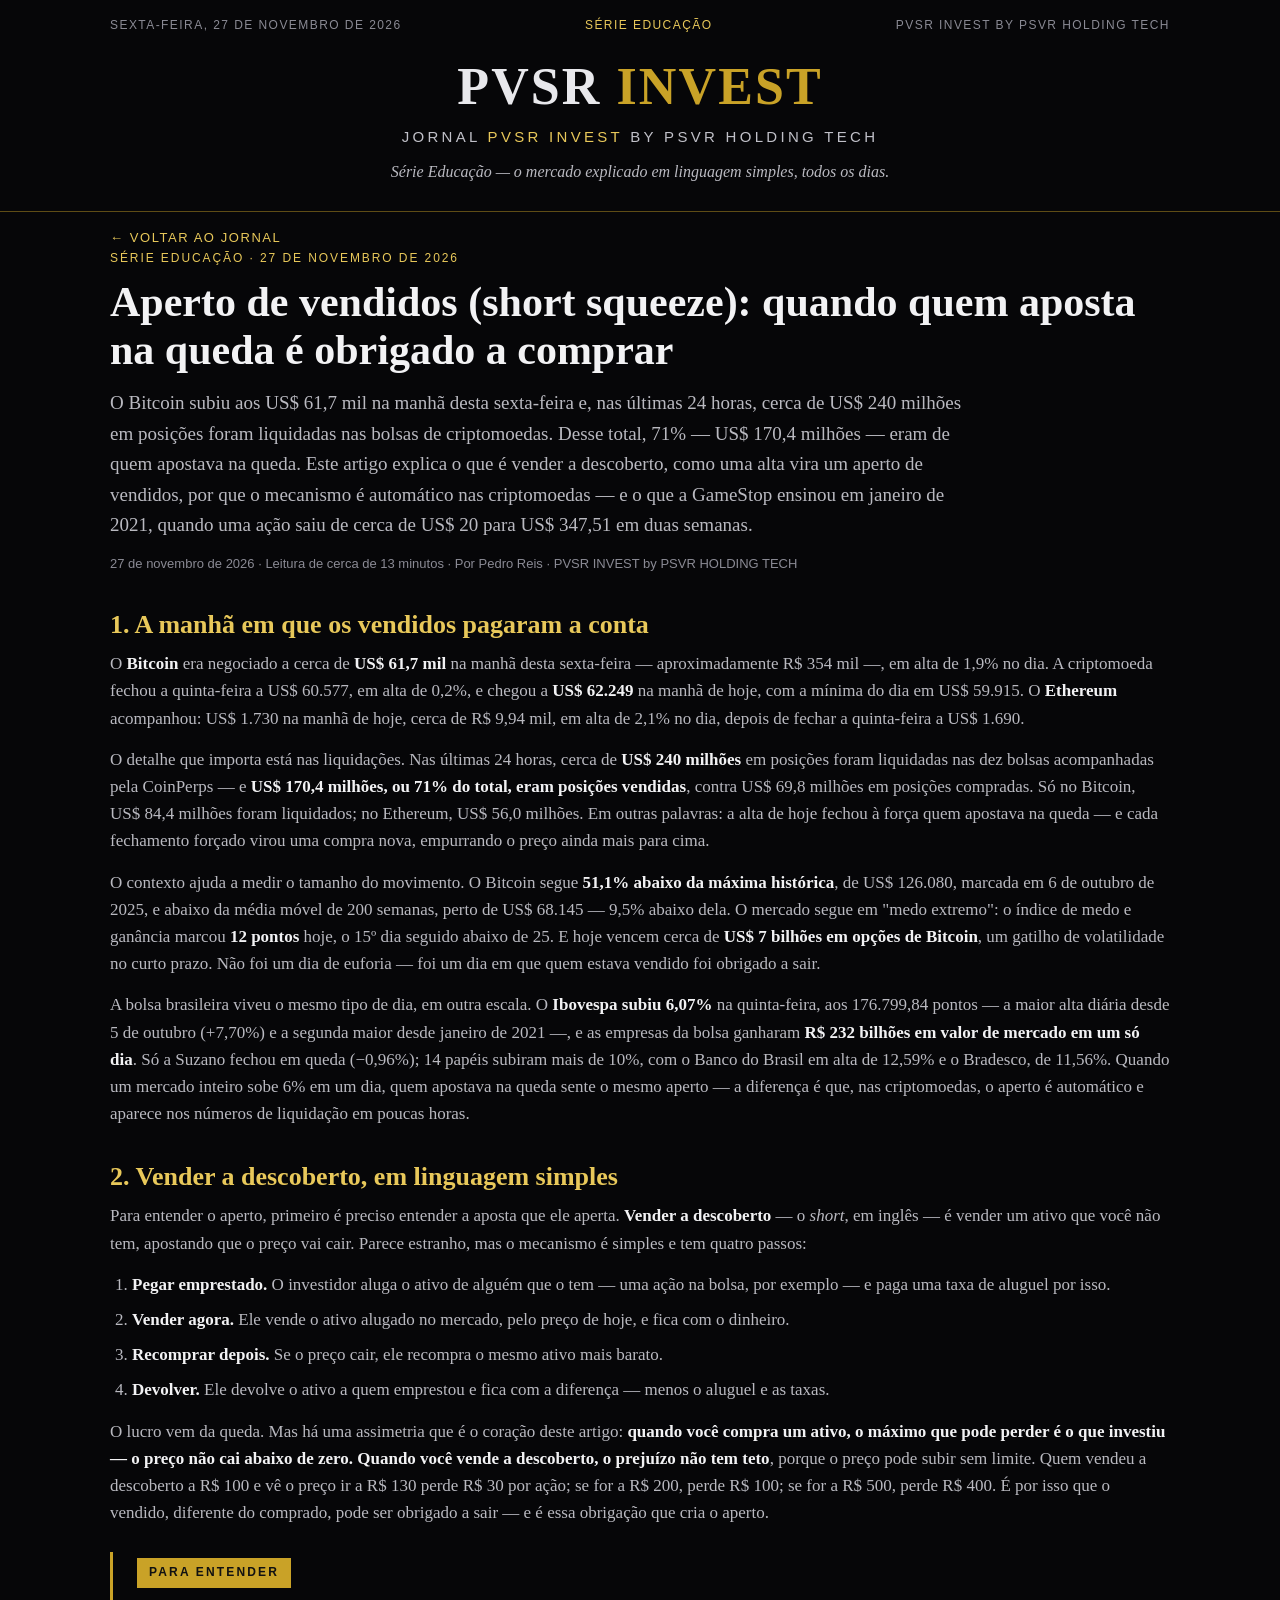
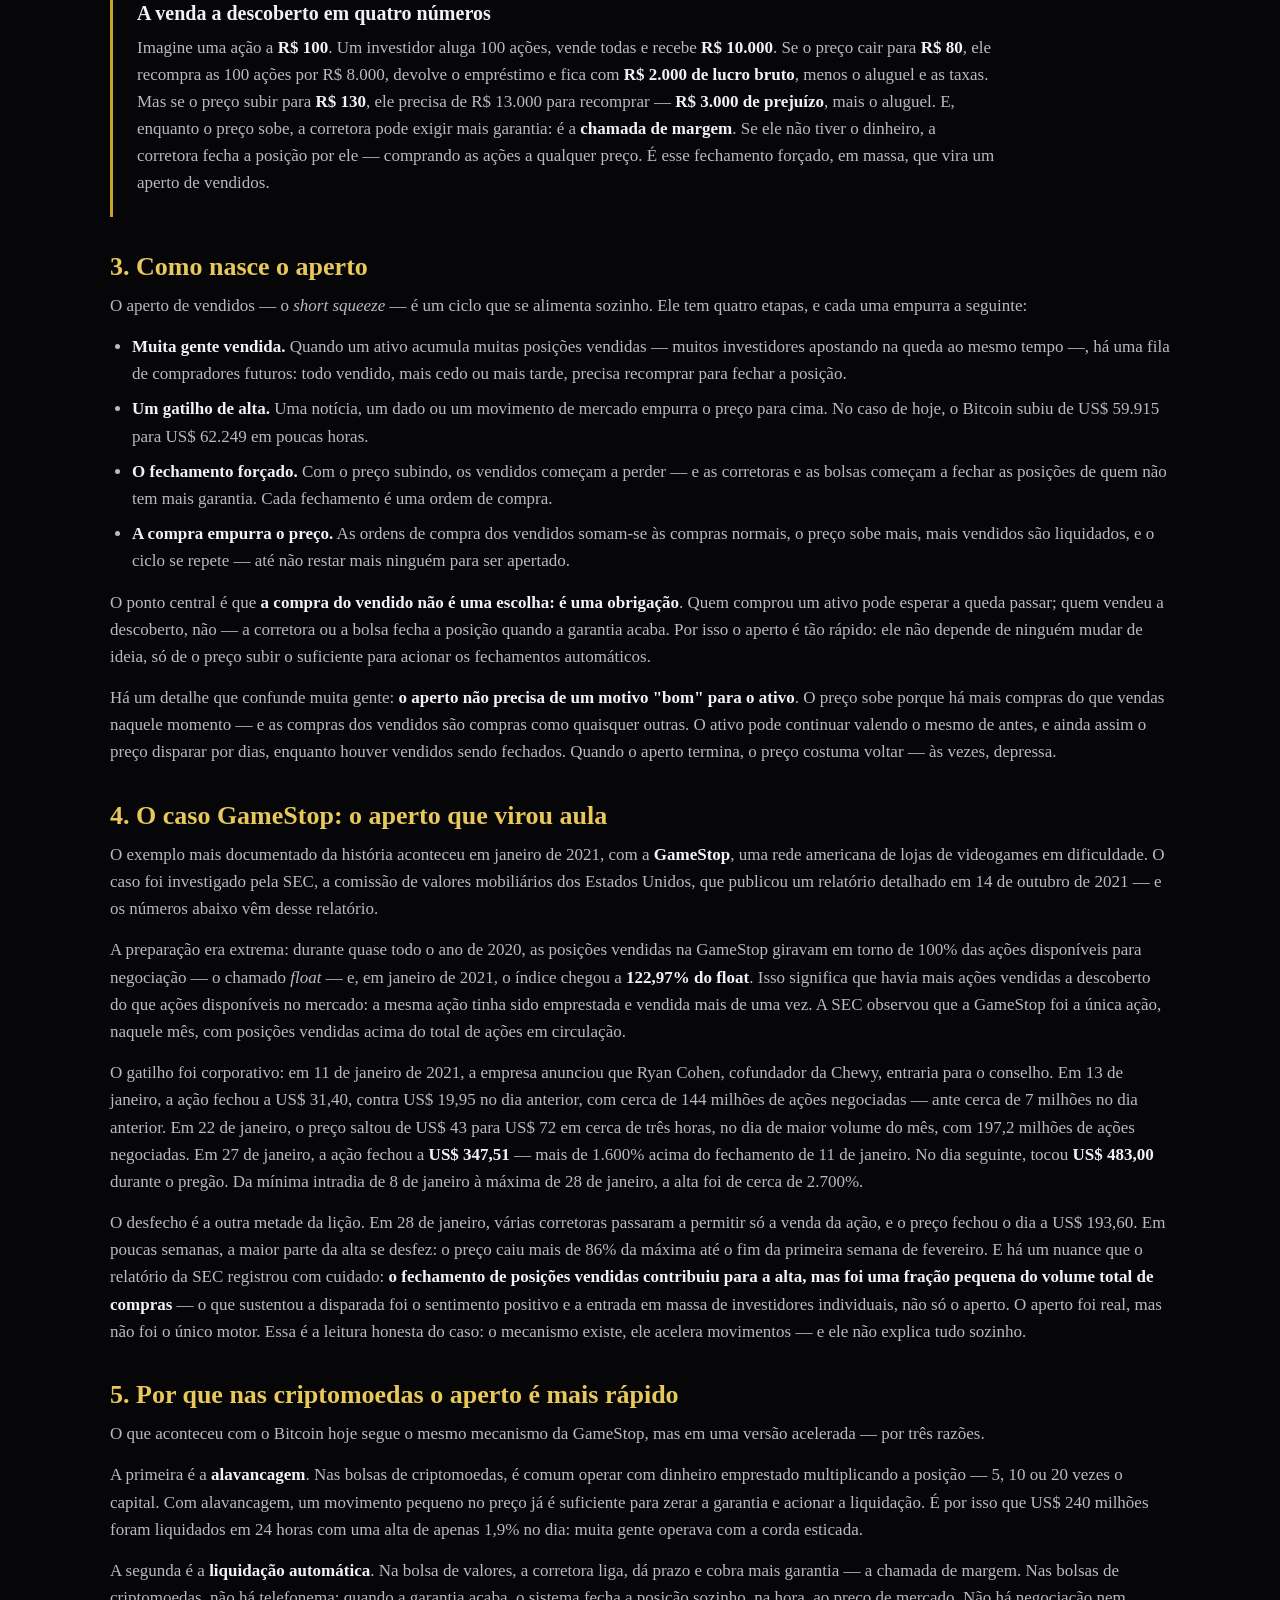
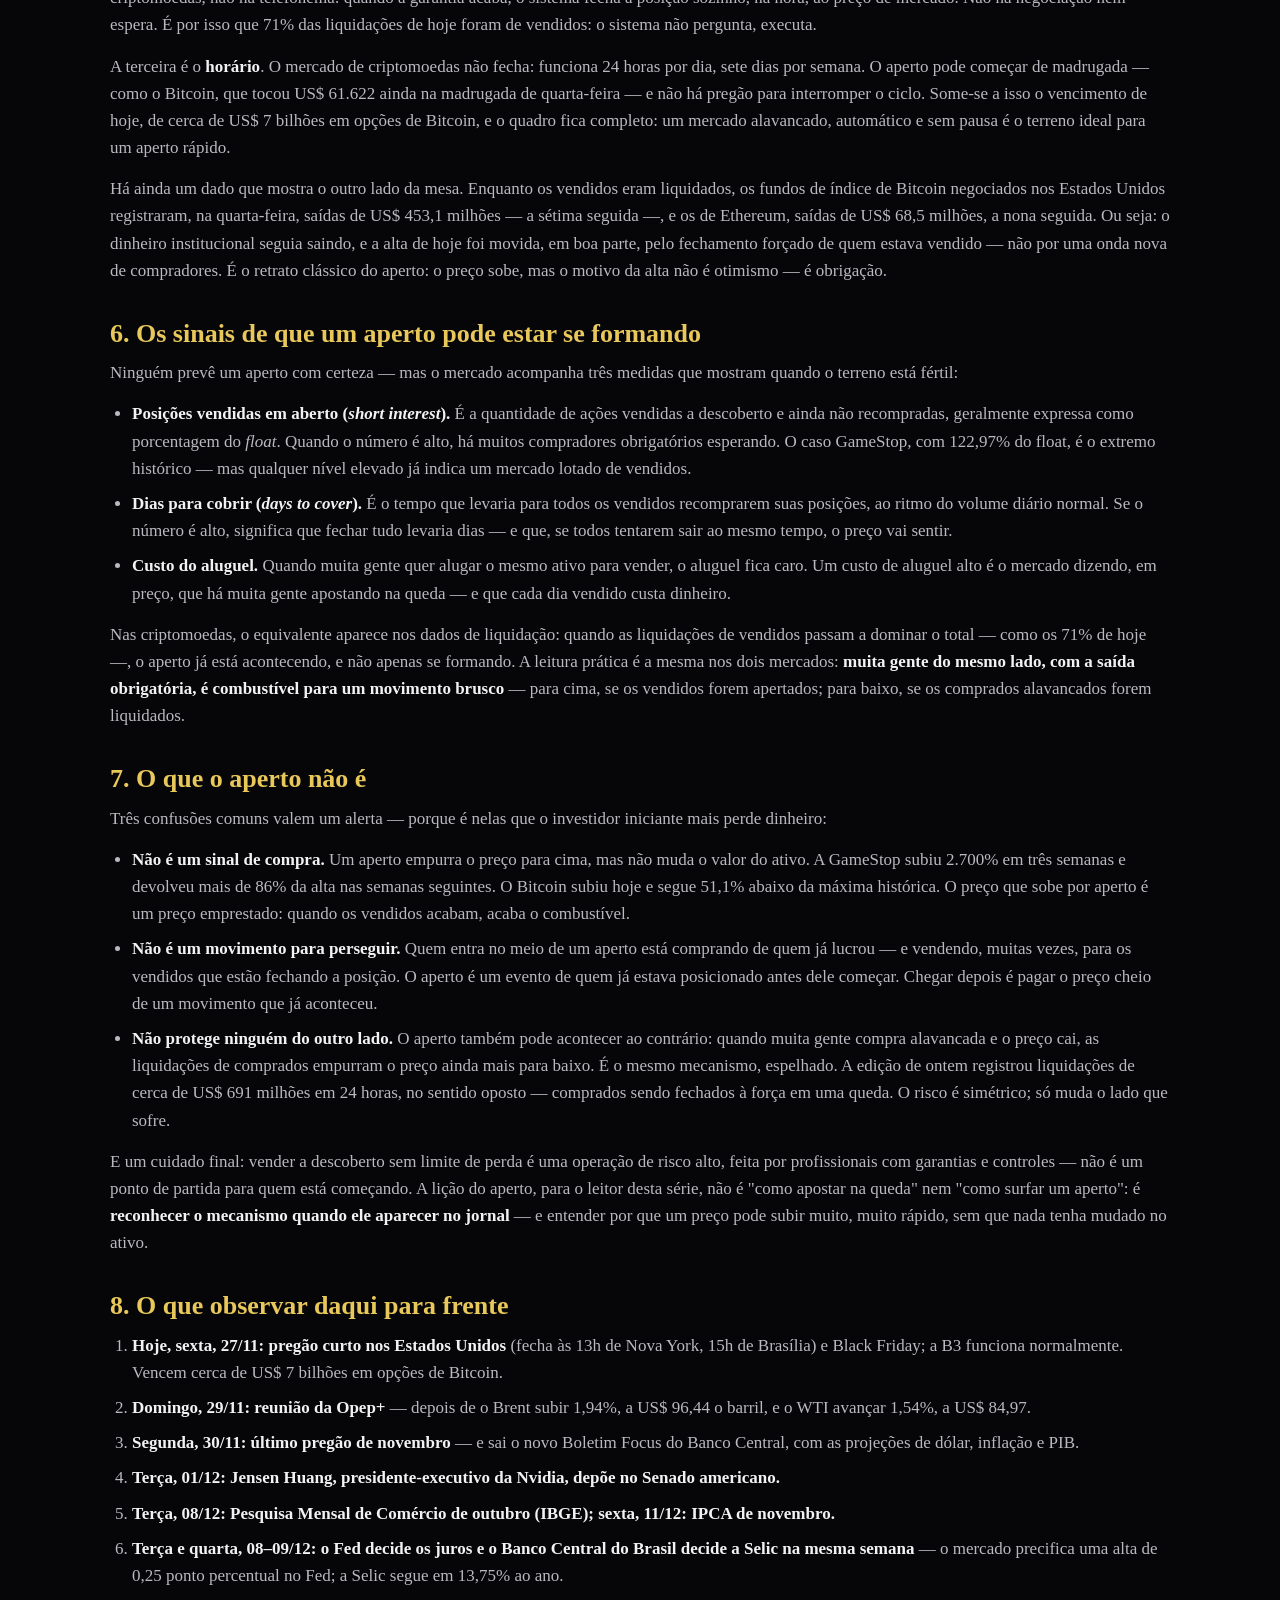
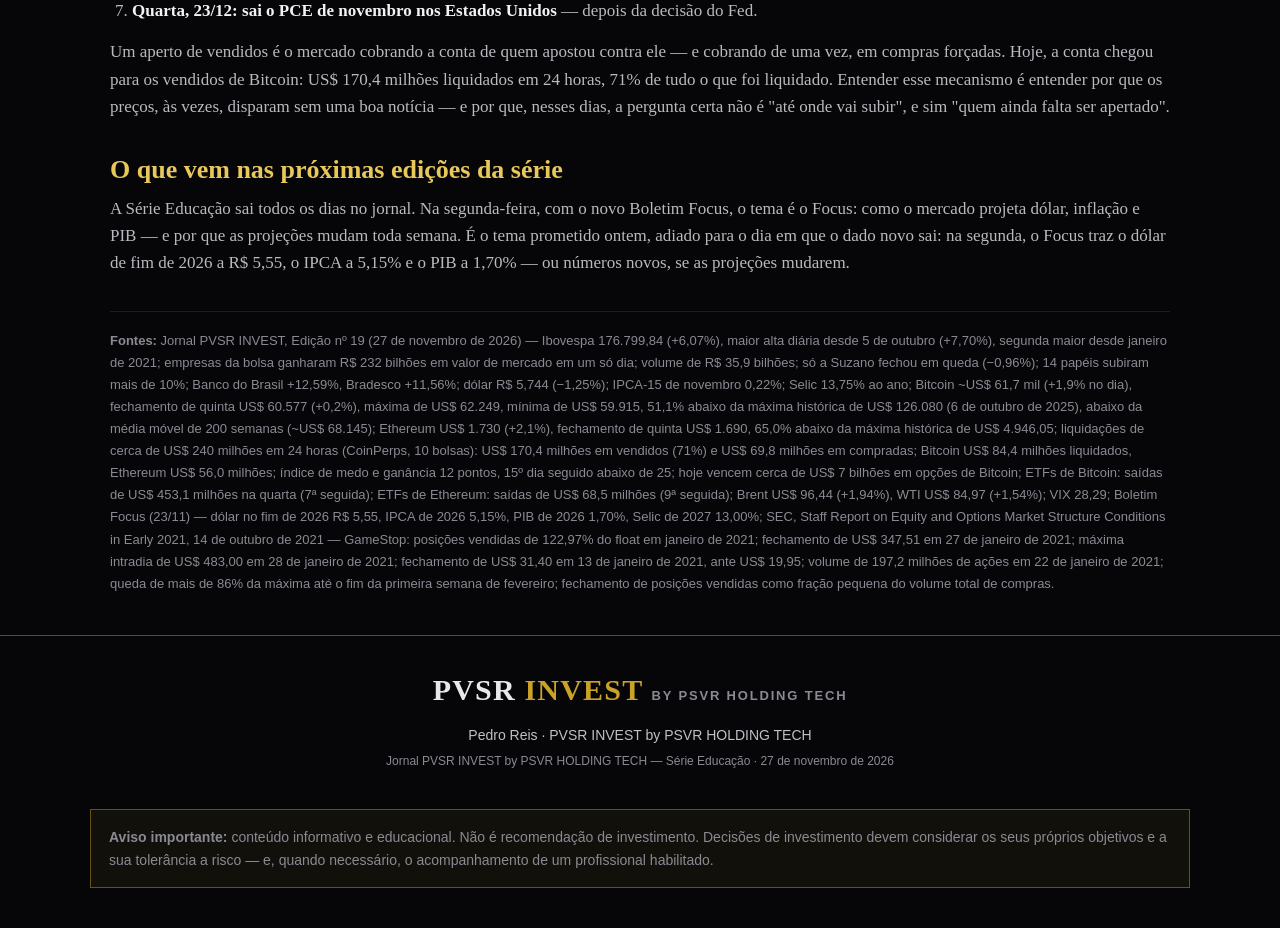
<file: serie-educacao-2026-11-27.html>
<!DOCTYPE html>
<html lang="pt-BR">
<head>
<meta charset="UTF-8">
<meta name="viewport" content="width=device-width, initial-scale=1.0">
<title>Aperto de vendidos (short squeeze): quando quem aposta na queda é obrigado a comprar · Série Educação — 27 de novembro de 2026 · Jornal PVSR INVEST by PSVR HOLDING TECH</title>
<meta name="description" content="Série Educação do Jornal PVSR INVEST: o que é vender a descoberto, como nasce um aperto de vendidos, o que os US$ 240 milhões em liquidações da edição de hoje mostram — e a lição da GameStop em janeiro de 2021. Conteúdo informativo e educacional.">
<style>
:root{
  --bg:#060608; --line:#232329; --hairline:#1c1c22;
  --silver:#c0c0c8; --silver-dim:#8a8a94;
  --gold:#c9a227; --gold-bright:#e8c85a; --gold-faint:rgba(201,162,39,.45);
  --text:#f2f2f4; --text-dim:#b9b9c0;
  --green:#4ade80; --red:#f87171;
}
*{box-sizing:border-box}
body{margin:0;background:var(--bg);color:var(--text);font-family:Georgia,'Times New Roman',serif;line-height:1.6;overflow-x:hidden}
a{color:var(--gold-bright)}
header,section,main,footer{position:relative;z-index:1}
.masthead{border-bottom:1px solid var(--gold-faint);padding:0 0 22px}
.masthead-top{display:flex;justify-content:space-between;gap:12px;flex-wrap:wrap;max-width:1100px;margin:0 auto;padding:16px 20px 0;font-family:Arial,Helvetica,sans-serif;font-size:12px;letter-spacing:.12em;text-transform:uppercase;color:var(--silver-dim)}
.masthead-ed{color:var(--gold-bright)}
.masthead-title{text-align:center;padding:26px 20px 4px}
.monogram{font-weight:700;font-size:clamp(34px,7vw,52px);letter-spacing:.04em;line-height:1}
.mono-pvsr{color:#e8e8ec}.mono-invest{color:var(--gold)}
.masthead-sub{margin-top:12px;font-family:Arial,Helvetica,sans-serif;font-size:15px;letter-spacing:.22em;text-transform:uppercase;color:var(--silver)}
.masthead-sub .gold{color:var(--gold-bright)}
.masthead-tag{margin-top:10px;font-style:italic;color:var(--text-dim);font-size:16px}
main{max-width:1100px;margin:0 auto;padding:0 20px 40px}
h1{font-size:clamp(26px,4.5vw,42px);line-height:1.15;margin:10px 0 14px}
h2{font-size:26px;line-height:1.2;margin:34px 0 10px;color:var(--gold-bright)}
h3{font-size:20px;line-height:1.3;margin:26px 0 8px}
p{font-size:17px;color:var(--text-dim);margin:0 0 14px}
p strong,li strong{color:var(--text)}
ul,ol{color:var(--text-dim);font-size:17px;margin:0 0 14px;padding-left:22px}
li{margin-bottom:8px}
.kicker{font-family:Arial,Helvetica,sans-serif;font-size:12px;letter-spacing:.16em;text-transform:uppercase;color:var(--gold-bright)}
.voltar{max-width:1100px;margin:0 auto;padding:16px 20px 0;font-family:Arial,Helvetica,sans-serif;font-size:13px;letter-spacing:.12em;text-transform:uppercase}
.voltar a{color:var(--gold-bright);text-decoration:none}
.voltar a:hover{text-decoration:underline}
.lead{font-size:19px;color:var(--text-dim);max-width:860px}
.meta{margin-top:14px;font-family:Arial,Helvetica,sans-serif;font-size:13px;color:var(--silver-dim)}
.quadro{margin:26px 0;padding:6px 0 6px 24px;border-left:3px solid var(--gold)}
.quadro-badge{display:inline-block;font-family:Arial,Helvetica,sans-serif;font-size:12px;letter-spacing:.18em;text-transform:uppercase;color:#111;background:var(--gold);padding:5px 12px;font-weight:700;margin-bottom:12px}
.quadro h3{margin-top:0}
.quadro p{font-size:17px;max-width:860px}
.fonte{font-family:Arial,Helvetica,sans-serif;font-size:13px;color:var(--silver-dim);margin-top:6px}
.fontes{margin-top:34px;padding-top:18px;border-top:1px solid var(--hairline);font-family:Arial,Helvetica,sans-serif;font-size:13px;color:var(--silver-dim);line-height:1.7}
.aviso{font-family:Arial,Helvetica,sans-serif;font-size:14px;color:var(--silver-dim);margin-top:26px;padding:16px 18px;border:1px solid var(--gold-faint);background:rgba(201,162,39,.06)}
footer{border-top:1px solid var(--gold-faint);padding:30px 20px 38px;text-align:center}
.footer-mono{font-weight:700;font-size:30px;letter-spacing:.04em}
.footer-by{font-family:Arial,Helvetica,sans-serif;font-size:13px;letter-spacing:.14em;text-transform:uppercase;color:var(--silver-dim)}
.footer-credit{margin-top:10px;font-family:Arial,Helvetica,sans-serif;font-size:14px;color:var(--silver)}
.footer-note{margin-top:6px;font-family:Arial,Helvetica,sans-serif;font-size:12px;color:var(--silver-dim)}
hr.sep{border:0;border-top:1px solid var(--gold-faint);margin:56px 0}
@media (max-width:600px){
  main{padding:0 14px 40px}
  .quadro{padding-left:18px}
}
</style>
</head>
<body>

<header class="masthead">
  <div class="masthead-top">
    <span>Sexta-feira, 27 de novembro de 2026</span>
    <span class="masthead-ed">Série Educação</span>
    <span>PVSR INVEST by PSVR HOLDING TECH</span>
  </div>
  <div class="masthead-title">
    <div class="monogram"><span class="mono-pvsr">PVSR</span> <span class="mono-invest">INVEST</span></div>
    <div class="masthead-sub">Jornal <span class="gold">PVSR INVEST</span> by PSVR HOLDING TECH</div>
    <div class="masthead-tag">Série Educação — o mercado explicado em linguagem simples, todos os dias.</div>
  </div>
</header>

<div class="voltar"><a href="index.html">← Voltar ao jornal</a></div>

<main>

<article>
  <div class="kicker">Série Educação · 27 de novembro de 2026</div>
  <h1>Aperto de vendidos (short squeeze): quando quem aposta na queda é obrigado a comprar</h1>
  <p class="lead">O Bitcoin subiu aos US$ 61,7 mil na manhã desta sexta-feira e, nas últimas 24 horas, cerca de US$ 240 milhões em posições foram liquidadas nas bolsas de criptomoedas. Desse total, 71% — US$ 170,4 milhões — eram de quem apostava na queda. Este artigo explica o que é vender a descoberto, como uma alta vira um aperto de vendidos, por que o mecanismo é automático nas criptomoedas — e o que a GameStop ensinou em janeiro de 2021, quando uma ação saiu de cerca de US$ 20 para US$ 347,51 em duas semanas.</p>
  <div class="meta">27 de novembro de 2026 · Leitura de cerca de 13 minutos · Por Pedro Reis · PVSR INVEST by PSVR HOLDING TECH</div>

  <h2>1. A manhã em que os vendidos pagaram a conta</h2>
  <p>O <strong>Bitcoin</strong> era negociado a cerca de <strong>US$ 61,7 mil</strong> na manhã desta sexta-feira — aproximadamente R$ 354 mil —, em alta de 1,9% no dia. A criptomoeda fechou a quinta-feira a US$ 60.577, em alta de 0,2%, e chegou a <strong>US$ 62.249</strong> na manhã de hoje, com a mínima do dia em US$ 59.915. O <strong>Ethereum</strong> acompanhou: US$ 1.730 na manhã de hoje, cerca de R$ 9,94 mil, em alta de 2,1% no dia, depois de fechar a quinta-feira a US$ 1.690.</p>
  <p>O detalhe que importa está nas liquidações. Nas últimas 24 horas, cerca de <strong>US$ 240 milhões</strong> em posições foram liquidadas nas dez bolsas acompanhadas pela CoinPerps — e <strong>US$ 170,4 milhões, ou 71% do total, eram posições vendidas</strong>, contra US$ 69,8 milhões em posições compradas. Só no Bitcoin, US$ 84,4 milhões foram liquidados; no Ethereum, US$ 56,0 milhões. Em outras palavras: a alta de hoje fechou à força quem apostava na queda — e cada fechamento forçado virou uma compra nova, empurrando o preço ainda mais para cima.</p>
  <p>O contexto ajuda a medir o tamanho do movimento. O Bitcoin segue <strong>51,1% abaixo da máxima histórica</strong>, de US$ 126.080, marcada em 6 de outubro de 2025, e abaixo da média móvel de 200 semanas, perto de US$ 68.145 — 9,5% abaixo dela. O mercado segue em "medo extremo": o índice de medo e ganância marcou <strong>12 pontos</strong> hoje, o 15º dia seguido abaixo de 25. E hoje vencem cerca de <strong>US$ 7 bilhões em opções de Bitcoin</strong>, um gatilho de volatilidade no curto prazo. Não foi um dia de euforia — foi um dia em que quem estava vendido foi obrigado a sair.</p>
  <p>A bolsa brasileira viveu o mesmo tipo de dia, em outra escala. O <strong>Ibovespa subiu 6,07%</strong> na quinta-feira, aos 176.799,84 pontos — a maior alta diária desde 5 de outubro (+7,70%) e a segunda maior desde janeiro de 2021 —, e as empresas da bolsa ganharam <strong>R$ 232 bilhões em valor de mercado em um só dia</strong>. Só a Suzano fechou em queda (−0,96%); 14 papéis subiram mais de 10%, com o Banco do Brasil em alta de 12,59% e o Bradesco, de 11,56%. Quando um mercado inteiro sobe 6% em um dia, quem apostava na queda sente o mesmo aperto — a diferença é que, nas criptomoedas, o aperto é automático e aparece nos números de liquidação em poucas horas.</p>

  <h2>2. Vender a descoberto, em linguagem simples</h2>
  <p>Para entender o aperto, primeiro é preciso entender a aposta que ele aperta. <strong>Vender a descoberto</strong> — o <i>short</i>, em inglês — é vender um ativo que você não tem, apostando que o preço vai cair. Parece estranho, mas o mecanismo é simples e tem quatro passos:</p>
  <ol>
    <li><strong>Pegar emprestado.</strong> O investidor aluga o ativo de alguém que o tem — uma ação na bolsa, por exemplo — e paga uma taxa de aluguel por isso.</li>
    <li><strong>Vender agora.</strong> Ele vende o ativo alugado no mercado, pelo preço de hoje, e fica com o dinheiro.</li>
    <li><strong>Recomprar depois.</strong> Se o preço cair, ele recompra o mesmo ativo mais barato.</li>
    <li><strong>Devolver.</strong> Ele devolve o ativo a quem emprestou e fica com a diferença — menos o aluguel e as taxas.</li>
  </ol>
  <p>O lucro vem da queda. Mas há uma assimetria que é o coração deste artigo: <strong>quando você compra um ativo, o máximo que pode perder é o que investiu — o preço não cai abaixo de zero. Quando você vende a descoberto, o prejuízo não tem teto</strong>, porque o preço pode subir sem limite. Quem vendeu a descoberto a R$ 100 e vê o preço ir a R$ 130 perde R$ 30 por ação; se for a R$ 200, perde R$ 100; se for a R$ 500, perde R$ 400. É por isso que o vendido, diferente do comprado, pode ser obrigado a sair — e é essa obrigação que cria o aperto.</p>

  <div class="quadro">
    <div class="quadro-badge">Para entender</div>
    <h3>A venda a descoberto em quatro números</h3>
    <p>Imagine uma ação a <strong>R$ 100</strong>. Um investidor aluga 100 ações, vende todas e recebe <strong>R$ 10.000</strong>. Se o preço cair para <strong>R$ 80</strong>, ele recompra as 100 ações por R$ 8.000, devolve o empréstimo e fica com <strong>R$ 2.000 de lucro bruto</strong>, menos o aluguel e as taxas. Mas se o preço subir para <strong>R$ 130</strong>, ele precisa de R$ 13.000 para recomprar — <strong>R$ 3.000 de prejuízo</strong>, mais o aluguel. E, enquanto o preço sobe, a corretora pode exigir mais garantia: é a <strong>chamada de margem</strong>. Se ele não tiver o dinheiro, a corretora fecha a posição por ele — comprando as ações a qualquer preço. É esse fechamento forçado, em massa, que vira um aperto de vendidos.</p>
  </div>

  <h2>3. Como nasce o aperto</h2>
  <p>O aperto de vendidos — o <i>short squeeze</i> — é um ciclo que se alimenta sozinho. Ele tem quatro etapas, e cada uma empurra a seguinte:</p>
  <ul>
    <li><strong>Muita gente vendida.</strong> Quando um ativo acumula muitas posições vendidas — muitos investidores apostando na queda ao mesmo tempo —, há uma fila de compradores futuros: todo vendido, mais cedo ou mais tarde, precisa recomprar para fechar a posição.</li>
    <li><strong>Um gatilho de alta.</strong> Uma notícia, um dado ou um movimento de mercado empurra o preço para cima. No caso de hoje, o Bitcoin subiu de US$ 59.915 para US$ 62.249 em poucas horas.</li>
    <li><strong>O fechamento forçado.</strong> Com o preço subindo, os vendidos começam a perder — e as corretoras e as bolsas começam a fechar as posições de quem não tem mais garantia. Cada fechamento é uma ordem de compra.</li>
    <li><strong>A compra empurra o preço.</strong> As ordens de compra dos vendidos somam-se às compras normais, o preço sobe mais, mais vendidos são liquidados, e o ciclo se repete — até não restar mais ninguém para ser apertado.</li>
  </ul>
  <p>O ponto central é que <strong>a compra do vendido não é uma escolha: é uma obrigação</strong>. Quem comprou um ativo pode esperar a queda passar; quem vendeu a descoberto, não — a corretora ou a bolsa fecha a posição quando a garantia acaba. Por isso o aperto é tão rápido: ele não depende de ninguém mudar de ideia, só de o preço subir o suficiente para acionar os fechamentos automáticos.</p>
  <p>Há um detalhe que confunde muita gente: <strong>o aperto não precisa de um motivo "bom" para o ativo</strong>. O preço sobe porque há mais compras do que vendas naquele momento — e as compras dos vendidos são compras como quaisquer outras. O ativo pode continuar valendo o mesmo de antes, e ainda assim o preço disparar por dias, enquanto houver vendidos sendo fechados. Quando o aperto termina, o preço costuma voltar — às vezes, depressa.</p>

  <h2>4. O caso GameStop: o aperto que virou aula</h2>
  <p>O exemplo mais documentado da história aconteceu em janeiro de 2021, com a <strong>GameStop</strong>, uma rede americana de lojas de videogames em dificuldade. O caso foi investigado pela SEC, a comissão de valores mobiliários dos Estados Unidos, que publicou um relatório detalhado em 14 de outubro de 2021 — e os números abaixo vêm desse relatório.</p>
  <p>A preparação era extrema: durante quase todo o ano de 2020, as posições vendidas na GameStop giravam em torno de 100% das ações disponíveis para negociação — o chamado <i>float</i> — e, em janeiro de 2021, o índice chegou a <strong>122,97% do float</strong>. Isso significa que havia mais ações vendidas a descoberto do que ações disponíveis no mercado: a mesma ação tinha sido emprestada e vendida mais de uma vez. A SEC observou que a GameStop foi a única ação, naquele mês, com posições vendidas acima do total de ações em circulação.</p>
  <p>O gatilho foi corporativo: em 11 de janeiro de 2021, a empresa anunciou que Ryan Cohen, cofundador da Chewy, entraria para o conselho. Em 13 de janeiro, a ação fechou a US$ 31,40, contra US$ 19,95 no dia anterior, com cerca de 144 milhões de ações negociadas — ante cerca de 7 milhões no dia anterior. Em 22 de janeiro, o preço saltou de US$ 43 para US$ 72 em cerca de três horas, no dia de maior volume do mês, com 197,2 milhões de ações negociadas. Em 27 de janeiro, a ação fechou a <strong>US$ 347,51</strong> — mais de 1.600% acima do fechamento de 11 de janeiro. No dia seguinte, tocou <strong>US$ 483,00</strong> durante o pregão. Da mínima intradia de 8 de janeiro à máxima de 28 de janeiro, a alta foi de cerca de 2.700%.</p>
  <p>O desfecho é a outra metade da lição. Em 28 de janeiro, várias corretoras passaram a permitir só a venda da ação, e o preço fechou o dia a US$ 193,60. Em poucas semanas, a maior parte da alta se desfez: o preço caiu mais de 86% da máxima até o fim da primeira semana de fevereiro. E há um nuance que o relatório da SEC registrou com cuidado: <strong>o fechamento de posições vendidas contribuiu para a alta, mas foi uma fração pequena do volume total de compras</strong> — o que sustentou a disparada foi o sentimento positivo e a entrada em massa de investidores individuais, não só o aperto. O aperto foi real, mas não foi o único motor. Essa é a leitura honesta do caso: o mecanismo existe, ele acelera movimentos — e ele não explica tudo sozinho.</p>

  <h2>5. Por que nas criptomoedas o aperto é mais rápido</h2>
  <p>O que aconteceu com o Bitcoin hoje segue o mesmo mecanismo da GameStop, mas em uma versão acelerada — por três razões.</p>
  <p>A primeira é a <strong>alavancagem</strong>. Nas bolsas de criptomoedas, é comum operar com dinheiro emprestado multiplicando a posição — 5, 10 ou 20 vezes o capital. Com alavancagem, um movimento pequeno no preço já é suficiente para zerar a garantia e acionar a liquidação. É por isso que US$ 240 milhões foram liquidados em 24 horas com uma alta de apenas 1,9% no dia: muita gente operava com a corda esticada.</p>
  <p>A segunda é a <strong>liquidação automática</strong>. Na bolsa de valores, a corretora liga, dá prazo e cobra mais garantia — a chamada de margem. Nas bolsas de criptomoedas, não há telefonema: quando a garantia acaba, o sistema fecha a posição sozinho, na hora, ao preço de mercado. Não há negociação nem espera. É por isso que 71% das liquidações de hoje foram de vendidos: o sistema não pergunta, executa.</p>
  <p>A terceira é o <strong>horário</strong>. O mercado de criptomoedas não fecha: funciona 24 horas por dia, sete dias por semana. O aperto pode começar de madrugada — como o Bitcoin, que tocou US$ 61.622 ainda na madrugada de quarta-feira — e não há pregão para interromper o ciclo. Some-se a isso o vencimento de hoje, de cerca de US$ 7 bilhões em opções de Bitcoin, e o quadro fica completo: um mercado alavancado, automático e sem pausa é o terreno ideal para um aperto rápido.</p>
  <p>Há ainda um dado que mostra o outro lado da mesa. Enquanto os vendidos eram liquidados, os fundos de índice de Bitcoin negociados nos Estados Unidos registraram, na quarta-feira, saídas de US$ 453,1 milhões — a sétima seguida —, e os de Ethereum, saídas de US$ 68,5 milhões, a nona seguida. Ou seja: o dinheiro institucional seguia saindo, e a alta de hoje foi movida, em boa parte, pelo fechamento forçado de quem estava vendido — não por uma onda nova de compradores. É o retrato clássico do aperto: o preço sobe, mas o motivo da alta não é otimismo — é obrigação.</p>

  <h2>6. Os sinais de que um aperto pode estar se formando</h2>
  <p>Ninguém prevê um aperto com certeza — mas o mercado acompanha três medidas que mostram quando o terreno está fértil:</p>
  <ul>
    <li><strong>Posições vendidas em aberto (<i>short interest</i>).</strong> É a quantidade de ações vendidas a descoberto e ainda não recompradas, geralmente expressa como porcentagem do <i>float</i>. Quando o número é alto, há muitos compradores obrigatórios esperando. O caso GameStop, com 122,97% do float, é o extremo histórico — mas qualquer nível elevado já indica um mercado lotado de vendidos.</li>
    <li><strong>Dias para cobrir (<i>days to cover</i>).</strong> É o tempo que levaria para todos os vendidos recomprarem suas posições, ao ritmo do volume diário normal. Se o número é alto, significa que fechar tudo levaria dias — e que, se todos tentarem sair ao mesmo tempo, o preço vai sentir.</li>
    <li><strong>Custo do aluguel.</strong> Quando muita gente quer alugar o mesmo ativo para vender, o aluguel fica caro. Um custo de aluguel alto é o mercado dizendo, em preço, que há muita gente apostando na queda — e que cada dia vendido custa dinheiro.</li>
  </ul>
  <p>Nas criptomoedas, o equivalente aparece nos dados de liquidação: quando as liquidações de vendidos passam a dominar o total — como os 71% de hoje —, o aperto já está acontecendo, e não apenas se formando. A leitura prática é a mesma nos dois mercados: <strong>muita gente do mesmo lado, com a saída obrigatória, é combustível para um movimento brusco</strong> — para cima, se os vendidos forem apertados; para baixo, se os comprados alavancados forem liquidados.</p>

  <h2>7. O que o aperto não é</h2>
  <p>Três confusões comuns valem um alerta — porque é nelas que o investidor iniciante mais perde dinheiro:</p>
  <ul>
    <li><strong>Não é um sinal de compra.</strong> Um aperto empurra o preço para cima, mas não muda o valor do ativo. A GameStop subiu 2.700% em três semanas e devolveu mais de 86% da alta nas semanas seguintes. O Bitcoin subiu hoje e segue 51,1% abaixo da máxima histórica. O preço que sobe por aperto é um preço emprestado: quando os vendidos acabam, acaba o combustível.</li>
    <li><strong>Não é um movimento para perseguir.</strong> Quem entra no meio de um aperto está comprando de quem já lucrou — e vendendo, muitas vezes, para os vendidos que estão fechando a posição. O aperto é um evento de quem já estava posicionado antes dele começar. Chegar depois é pagar o preço cheio de um movimento que já aconteceu.</li>
    <li><strong>Não protege ninguém do outro lado.</strong> O aperto também pode acontecer ao contrário: quando muita gente compra alavancada e o preço cai, as liquidações de comprados empurram o preço ainda mais para baixo. É o mesmo mecanismo, espelhado. A edição de ontem registrou liquidações de cerca de US$ 691 milhões em 24 horas, no sentido oposto — comprados sendo fechados à força em uma queda. O risco é simétrico; só muda o lado que sofre.</li>
  </ul>
  <p>E um cuidado final: vender a descoberto sem limite de perda é uma operação de risco alto, feita por profissionais com garantias e controles — não é um ponto de partida para quem está começando. A lição do aperto, para o leitor desta série, não é "como apostar na queda" nem "como surfar um aperto": é <strong>reconhecer o mecanismo quando ele aparecer no jornal</strong> — e entender por que um preço pode subir muito, muito rápido, sem que nada tenha mudado no ativo.</p>

  <h2>8. O que observar daqui para frente</h2>
  <ol>
    <li><strong>Hoje, sexta, 27/11: pregão curto nos Estados Unidos</strong> (fecha às 13h de Nova York, 15h de Brasília) e Black Friday; a B3 funciona normalmente. Vencem cerca de US$ 7 bilhões em opções de Bitcoin.</li>
    <li><strong>Domingo, 29/11: reunião da Opep+</strong> — depois de o Brent subir 1,94%, a US$ 96,44 o barril, e o WTI avançar 1,54%, a US$ 84,97.</li>
    <li><strong>Segunda, 30/11: último pregão de novembro</strong> — e sai o novo Boletim Focus do Banco Central, com as projeções de dólar, inflação e PIB.</li>
    <li><strong>Terça, 01/12: Jensen Huang, presidente-executivo da Nvidia, depõe no Senado americano.</strong></li>
    <li><strong>Terça, 08/12: Pesquisa Mensal de Comércio de outubro (IBGE); sexta, 11/12: IPCA de novembro.</strong></li>
    <li><strong>Terça e quarta, 08–09/12: o Fed decide os juros e o Banco Central do Brasil decide a Selic na mesma semana</strong> — o mercado precifica uma alta de 0,25 ponto percentual no Fed; a Selic segue em 13,75% ao ano.</li>
    <li><strong>Quarta, 23/12: sai o PCE de novembro nos Estados Unidos</strong> — depois da decisão do Fed.</li>
  </ol>
  <p>Um aperto de vendidos é o mercado cobrando a conta de quem apostou contra ele — e cobrando de uma vez, em compras forçadas. Hoje, a conta chegou para os vendidos de Bitcoin: US$ 170,4 milhões liquidados em 24 horas, 71% de tudo o que foi liquidado. Entender esse mecanismo é entender por que os preços, às vezes, disparam sem uma boa notícia — e por que, nesses dias, a pergunta certa não é "até onde vai subir", e sim "quem ainda falta ser apertado".</p>

  <h2>O que vem nas próximas edições da série</h2>
  <p>A Série Educação sai todos os dias no jornal. Na segunda-feira, com o novo Boletim Focus, o tema é o Focus: como o mercado projeta dólar, inflação e PIB — e por que as projeções mudam toda semana. É o tema prometido ontem, adiado para o dia em que o dado novo sai: na segunda, o Focus traz o dólar de fim de 2026 a R$ 5,55, o IPCA a 5,15% e o PIB a 1,70% — ou números novos, se as projeções mudarem.</p>

  <div class="fontes">
    <strong>Fontes:</strong> Jornal PVSR INVEST, Edição nº 19 (27 de novembro de 2026) — Ibovespa 176.799,84 (+6,07%), maior alta diária desde 5 de outubro (+7,70%), segunda maior desde janeiro de 2021; empresas da bolsa ganharam R$ 232 bilhões em valor de mercado em um só dia; volume de R$ 35,9 bilhões; só a Suzano fechou em queda (−0,96%); 14 papéis subiram mais de 10%; Banco do Brasil +12,59%, Bradesco +11,56%; dólar R$ 5,744 (−1,25%); IPCA-15 de novembro 0,22%; Selic 13,75% ao ano; Bitcoin ~US$ 61,7 mil (+1,9% no dia), fechamento de quinta US$ 60.577 (+0,2%), máxima de US$ 62.249, mínima de US$ 59.915, 51,1% abaixo da máxima histórica de US$ 126.080 (6 de outubro de 2025), abaixo da média móvel de 200 semanas (~US$ 68.145); Ethereum US$ 1.730 (+2,1%), fechamento de quinta US$ 1.690, 65,0% abaixo da máxima histórica de US$ 4.946,05; liquidações de cerca de US$ 240 milhões em 24 horas (CoinPerps, 10 bolsas): US$ 170,4 milhões em vendidos (71%) e US$ 69,8 milhões em compradas; Bitcoin US$ 84,4 milhões liquidados, Ethereum US$ 56,0 milhões; índice de medo e ganância 12 pontos, 15º dia seguido abaixo de 25; hoje vencem cerca de US$ 7 bilhões em opções de Bitcoin; ETFs de Bitcoin: saídas de US$ 453,1 milhões na quarta (7ª seguida); ETFs de Ethereum: saídas de US$ 68,5 milhões (9ª seguida); Brent US$ 96,44 (+1,94%), WTI US$ 84,97 (+1,54%); VIX 28,29; Boletim Focus (23/11) — dólar no fim de 2026 R$ 5,55, IPCA de 2026 5,15%, PIB de 2026 1,70%, Selic de 2027 13,00%; SEC, Staff Report on Equity and Options Market Structure Conditions in Early 2021, 14 de outubro de 2021 — GameStop: posições vendidas de 122,97% do float em janeiro de 2021; fechamento de US$ 347,51 em 27 de janeiro de 2021; máxima intradia de US$ 483,00 em 28 de janeiro de 2021; fechamento de US$ 31,40 em 13 de janeiro de 2021, ante US$ 19,95; volume de 197,2 milhões de ações em 22 de janeiro de 2021; queda de mais de 86% da máxima até o fim da primeira semana de fevereiro; fechamento de posições vendidas como fração pequena do volume total de compras.
  </div>
</article>

</main>

<footer>
  <div class="footer-mono"><span class="mono-pvsr">PVSR</span> <span class="mono-invest">INVEST</span> <span class="footer-by">by PSVR Holding Tech</span></div>
  <div class="footer-credit">Pedro Reis · PVSR INVEST by PSVR HOLDING TECH</div>
  <div class="footer-note">Jornal PVSR INVEST by PSVR HOLDING TECH — Série Educação · 27 de novembro de 2026</div>
</footer>

<div class="aviso" style="max-width:1100px;margin:0 auto 40px;padding:16px 18px;">
  <strong>Aviso importante:</strong> conteúdo informativo e educacional. Não é recomendação de investimento. Decisões de investimento devem considerar os seus próprios objetivos e a sua tolerância a risco — e, quando necessário, o acompanhamento de um profissional habilitado.
</div>

</body>
</html>
</file>
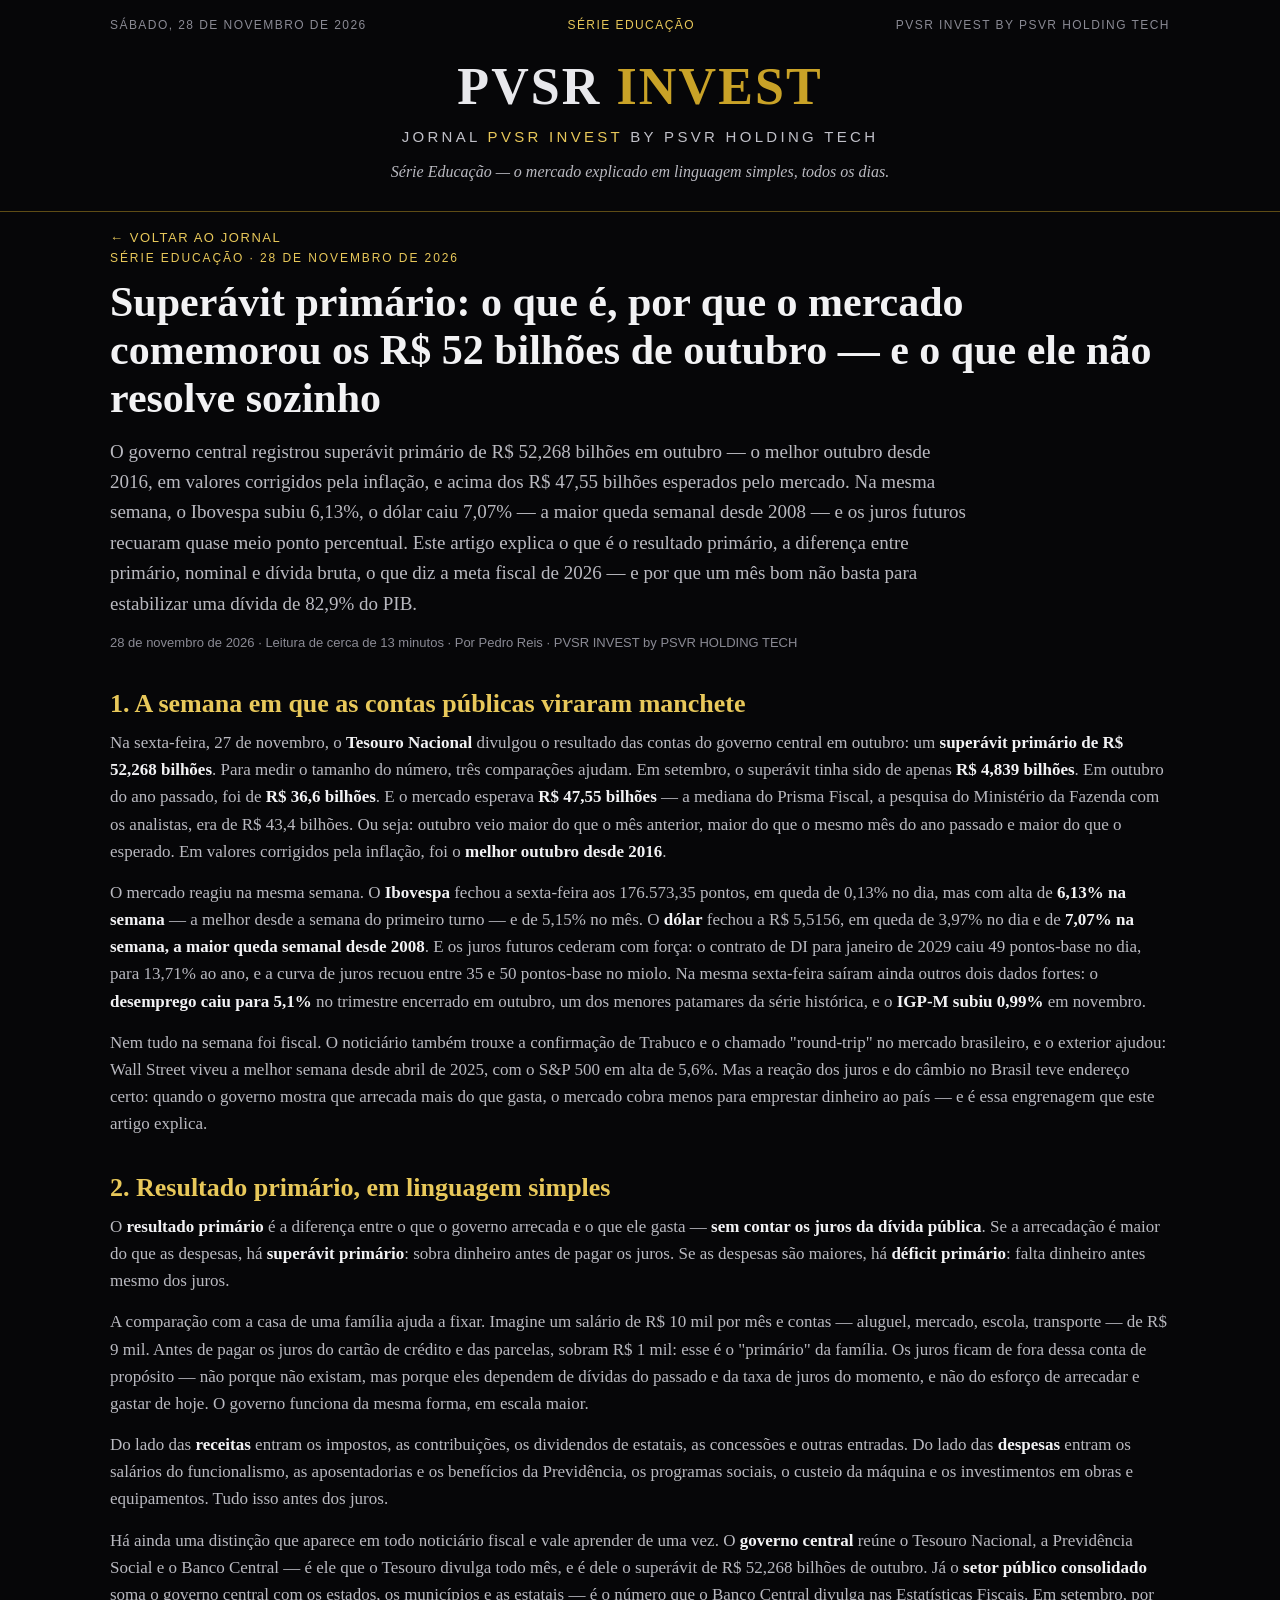
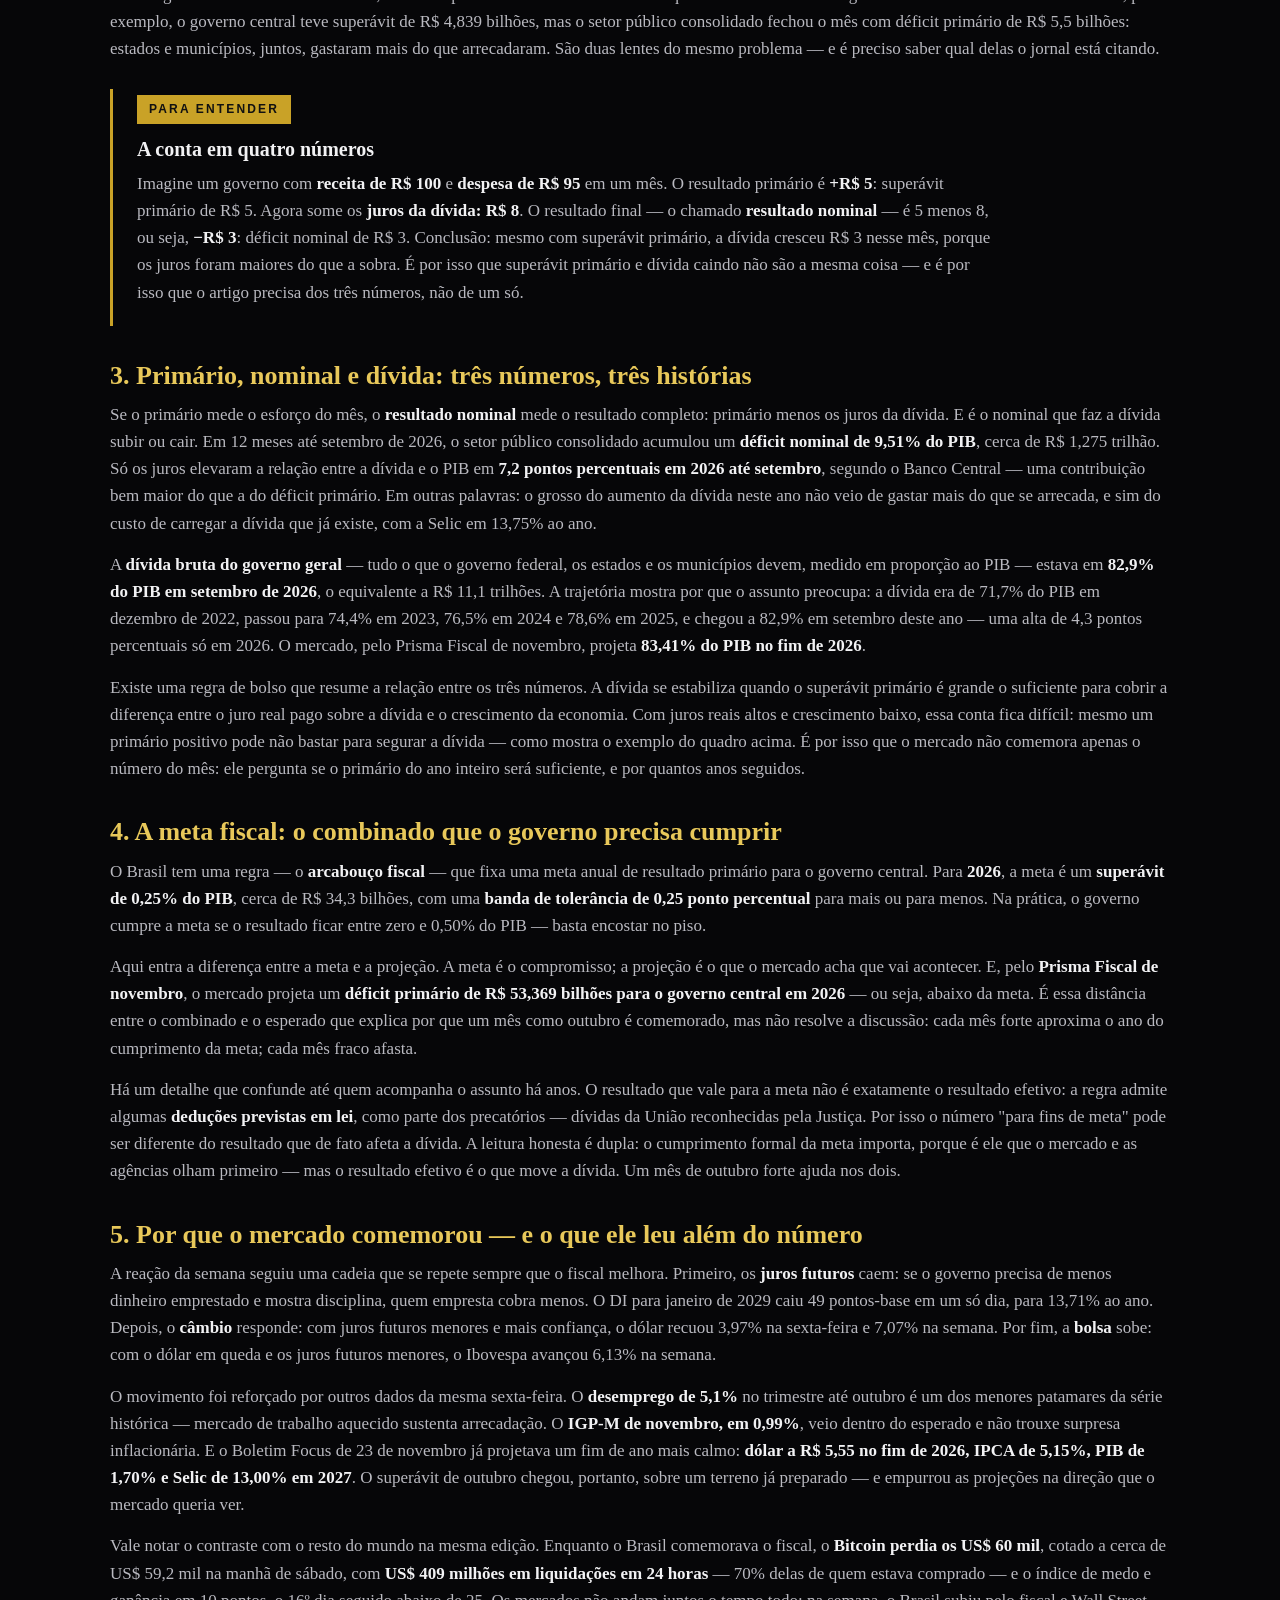
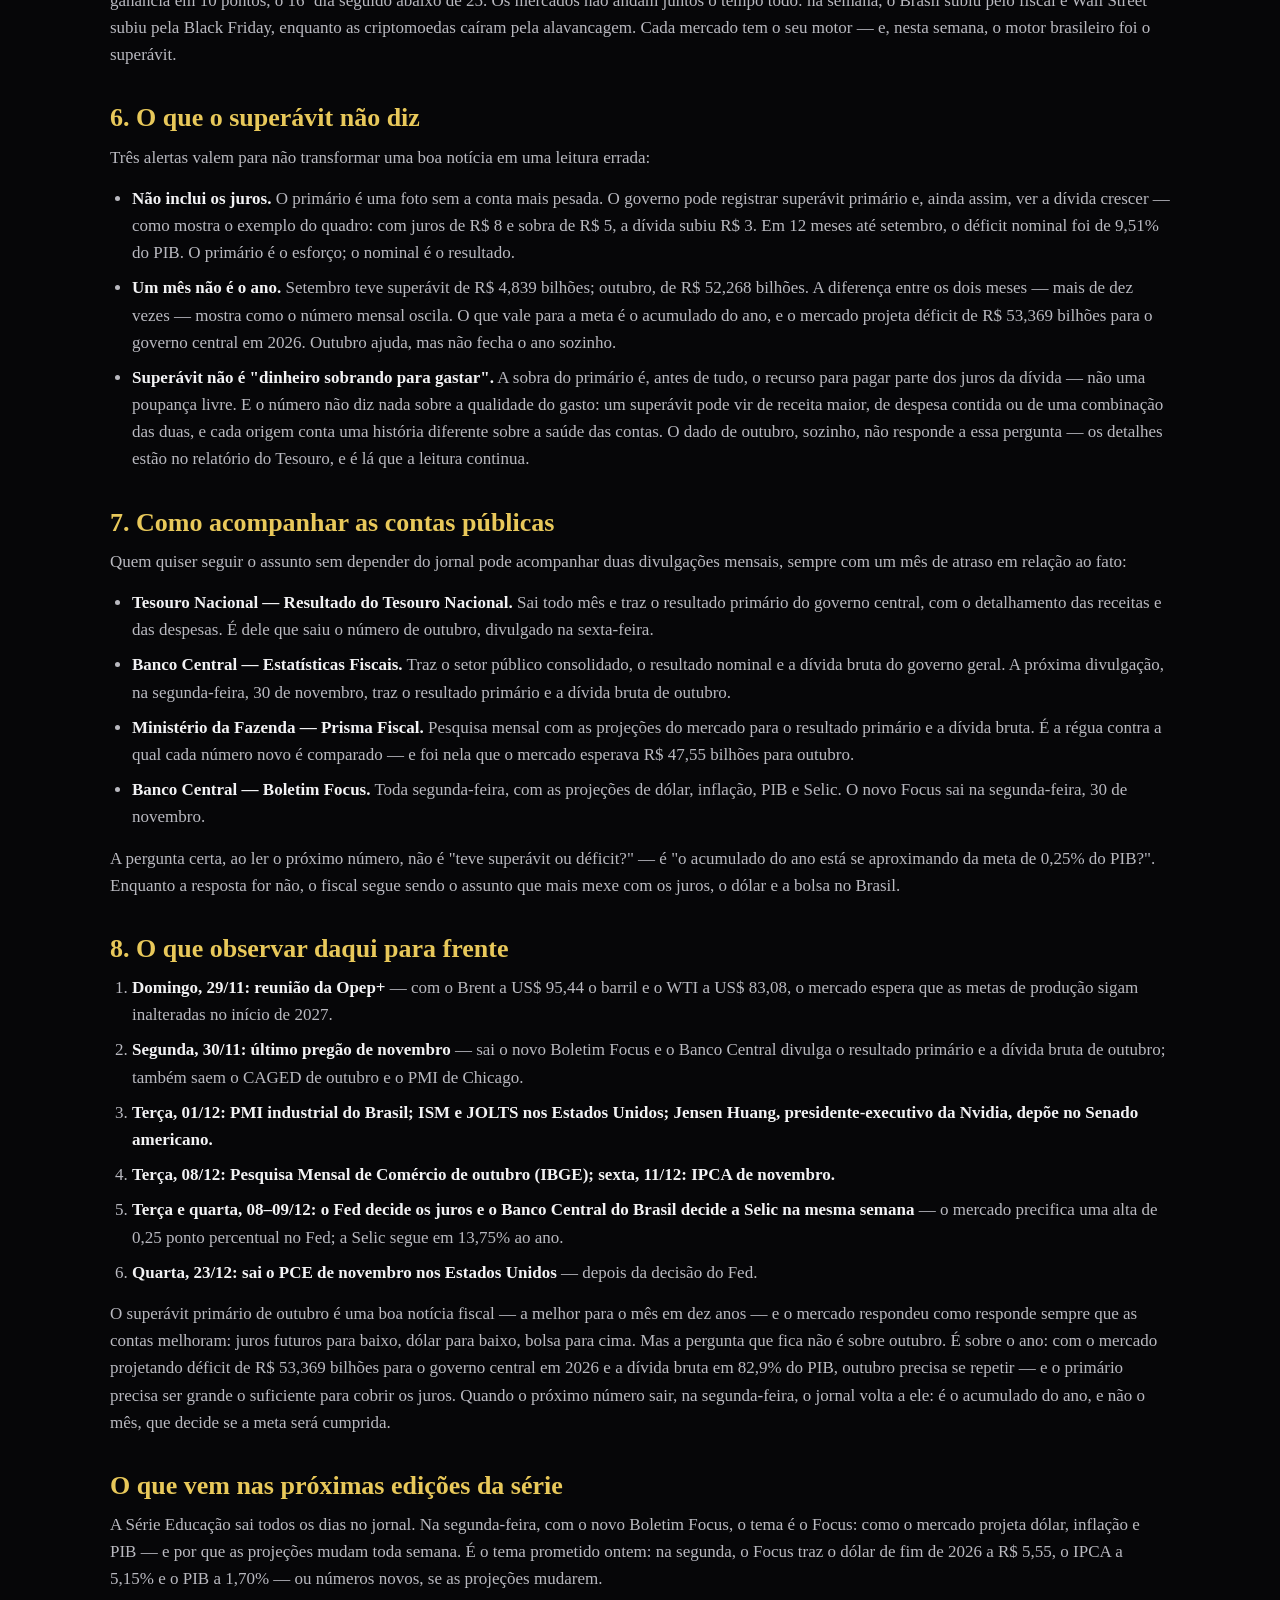
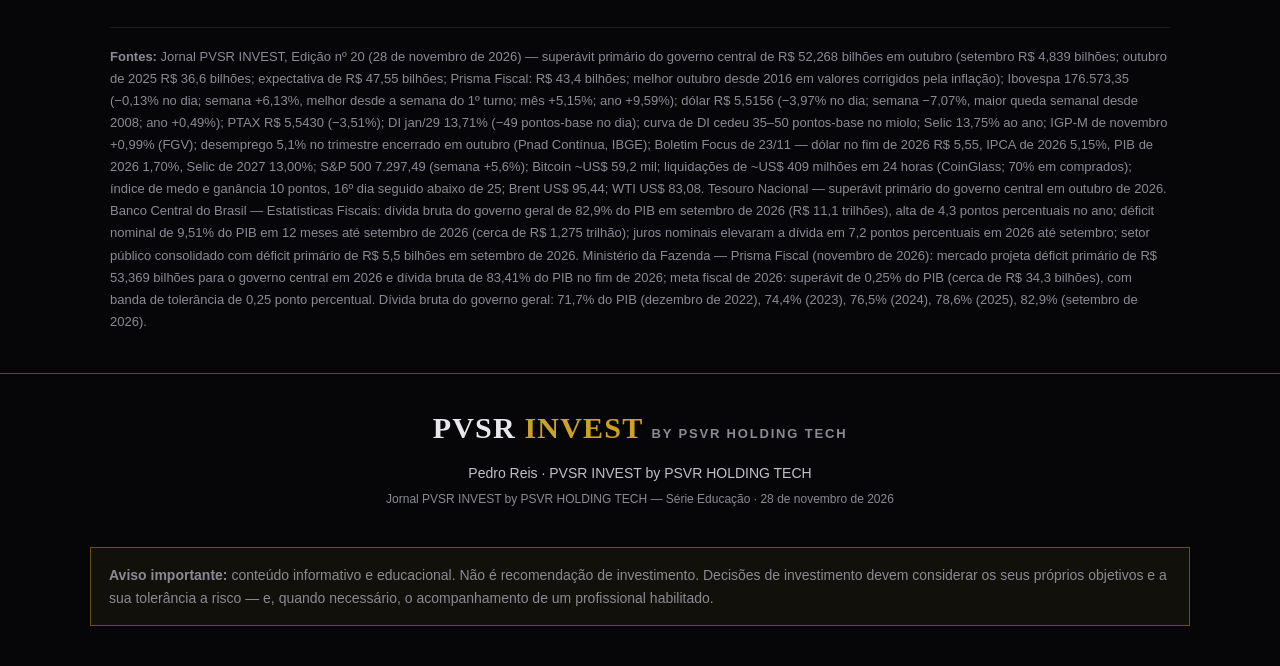
<file: serie-educacao-2026-11-28.html>
<!DOCTYPE html>
<html lang="pt-BR">
<head>
<meta charset="UTF-8">
<meta name="viewport" content="width=device-width, initial-scale=1.0">
<title>Superávit primário: o que é, por que o mercado comemorou os R$ 52 bilhões de outubro — e o que ele não resolve sozinho · Série Educação — 28 de novembro de 2026 · Jornal PVSR INVEST by PSVR HOLDING TECH</title>
<meta name="description" content="Série Educação do Jornal PVSR INVEST: o que é o resultado primário, por que o superávit de R$ 52,268 bilhões de outubro foi o melhor outubro desde 2016, a diferença entre primário, nominal e dívida bruta — e por que a dívida segue em 82,9% do PIB. Conteúdo informativo e educacional.">
<style>
:root{
  --bg:#060608; --line:#232329; --hairline:#1c1c22;
  --silver:#c0c0c8; --silver-dim:#8a8a94;
  --gold:#c9a227; --gold-bright:#e8c85a; --gold-faint:rgba(201,162,39,.45);
  --text:#f2f2f4; --text-dim:#b9b9c0;
  --green:#4ade80; --red:#f87171;
}
*{box-sizing:border-box}
body{margin:0;background:var(--bg);color:var(--text);font-family:Georgia,'Times New Roman',serif;line-height:1.6;overflow-x:hidden}
a{color:var(--gold-bright)}
header,section,main,footer{position:relative;z-index:1}
.masthead{border-bottom:1px solid var(--gold-faint);padding:0 0 22px}
.masthead-top{display:flex;justify-content:space-between;gap:12px;flex-wrap:wrap;max-width:1100px;margin:0 auto;padding:16px 20px 0;font-family:Arial,Helvetica,sans-serif;font-size:12px;letter-spacing:.12em;text-transform:uppercase;color:var(--silver-dim)}
.masthead-ed{color:var(--gold-bright)}
.masthead-title{text-align:center;padding:26px 20px 4px}
.monogram{font-weight:700;font-size:clamp(34px,7vw,52px);letter-spacing:.04em;line-height:1}
.mono-pvsr{color:#e8e8ec}.mono-invest{color:var(--gold)}
.masthead-sub{margin-top:12px;font-family:Arial,Helvetica,sans-serif;font-size:15px;letter-spacing:.22em;text-transform:uppercase;color:var(--silver)}
.masthead-sub .gold{color:var(--gold-bright)}
.masthead-tag{margin-top:10px;font-style:italic;color:var(--text-dim);font-size:16px}
main{max-width:1100px;margin:0 auto;padding:0 20px 40px}
h1{font-size:clamp(26px,4.5vw,42px);line-height:1.15;margin:10px 0 14px}
h2{font-size:26px;line-height:1.2;margin:34px 0 10px;color:var(--gold-bright)}
h3{font-size:20px;line-height:1.3;margin:26px 0 8px}
p{font-size:17px;color:var(--text-dim);margin:0 0 14px}
p strong,li strong{color:var(--text)}
ul,ol{color:var(--text-dim);font-size:17px;margin:0 0 14px;padding-left:22px}
li{margin-bottom:8px}
.kicker{font-family:Arial,Helvetica,sans-serif;font-size:12px;letter-spacing:.16em;text-transform:uppercase;color:var(--gold-bright)}
.voltar{max-width:1100px;margin:0 auto;padding:16px 20px 0;font-family:Arial,Helvetica,sans-serif;font-size:13px;letter-spacing:.12em;text-transform:uppercase}
.voltar a{color:var(--gold-bright);text-decoration:none}
.voltar a:hover{text-decoration:underline}
.lead{font-size:19px;color:var(--text-dim);max-width:860px}
.meta{margin-top:14px;font-family:Arial,Helvetica,sans-serif;font-size:13px;color:var(--silver-dim)}
.quadro{margin:26px 0;padding:6px 0 6px 24px;border-left:3px solid var(--gold)}
.quadro-badge{display:inline-block;font-family:Arial,Helvetica,sans-serif;font-size:12px;letter-spacing:.18em;text-transform:uppercase;color:#111;background:var(--gold);padding:5px 12px;font-weight:700;margin-bottom:12px}
.quadro h3{margin-top:0}
.quadro p{font-size:17px;max-width:860px}
.fonte{font-family:Arial,Helvetica,sans-serif;font-size:13px;color:var(--silver-dim);margin-top:6px}
.fontes{margin-top:34px;padding-top:18px;border-top:1px solid var(--hairline);font-family:Arial,Helvetica,sans-serif;font-size:13px;color:var(--silver-dim);line-height:1.7}
.aviso{font-family:Arial,Helvetica,sans-serif;font-size:14px;color:var(--silver-dim);margin-top:26px;padding:16px 18px;border:1px solid var(--gold-faint);background:rgba(201,162,39,.06)}
footer{border-top:1px solid var(--gold-faint);padding:30px 20px 38px;text-align:center}
.footer-mono{font-weight:700;font-size:30px;letter-spacing:.04em}
.footer-by{font-family:Arial,Helvetica,sans-serif;font-size:13px;letter-spacing:.14em;text-transform:uppercase;color:var(--silver-dim)}
.footer-credit{margin-top:10px;font-family:Arial,Helvetica,sans-serif;font-size:14px;color:var(--silver)}
.footer-note{margin-top:6px;font-family:Arial,Helvetica,sans-serif;font-size:12px;color:var(--silver-dim)}
hr.sep{border:0;border-top:1px solid var(--gold-faint);margin:56px 0}
@media (max-width:600px){
  main{padding:0 14px 40px}
  .quadro{padding-left:18px}
}
</style>
</head>
<body>

<header class="masthead">
  <div class="masthead-top">
    <span>Sábado, 28 de novembro de 2026</span>
    <span class="masthead-ed">Série Educação</span>
    <span>PVSR INVEST by PSVR HOLDING TECH</span>
  </div>
  <div class="masthead-title">
    <div class="monogram"><span class="mono-pvsr">PVSR</span> <span class="mono-invest">INVEST</span></div>
    <div class="masthead-sub">Jornal <span class="gold">PVSR INVEST</span> by PSVR HOLDING TECH</div>
    <div class="masthead-tag">Série Educação — o mercado explicado em linguagem simples, todos os dias.</div>
  </div>
</header>

<div class="voltar"><a href="index.html">← Voltar ao jornal</a></div>

<main>

<article>
  <div class="kicker">Série Educação · 28 de novembro de 2026</div>
  <h1>Superávit primário: o que é, por que o mercado comemorou os R$ 52 bilhões de outubro — e o que ele não resolve sozinho</h1>
  <p class="lead">O governo central registrou superávit primário de R$ 52,268 bilhões em outubro — o melhor outubro desde 2016, em valores corrigidos pela inflação, e acima dos R$ 47,55 bilhões esperados pelo mercado. Na mesma semana, o Ibovespa subiu 6,13%, o dólar caiu 7,07% — a maior queda semanal desde 2008 — e os juros futuros recuaram quase meio ponto percentual. Este artigo explica o que é o resultado primário, a diferença entre primário, nominal e dívida bruta, o que diz a meta fiscal de 2026 — e por que um mês bom não basta para estabilizar uma dívida de 82,9% do PIB.</p>
  <div class="meta">28 de novembro de 2026 · Leitura de cerca de 13 minutos · Por Pedro Reis · PVSR INVEST by PSVR HOLDING TECH</div>

  <h2>1. A semana em que as contas públicas viraram manchete</h2>
  <p>Na sexta-feira, 27 de novembro, o <strong>Tesouro Nacional</strong> divulgou o resultado das contas do governo central em outubro: um <strong>superávit primário de R$ 52,268 bilhões</strong>. Para medir o tamanho do número, três comparações ajudam. Em setembro, o superávit tinha sido de apenas <strong>R$ 4,839 bilhões</strong>. Em outubro do ano passado, foi de <strong>R$ 36,6 bilhões</strong>. E o mercado esperava <strong>R$ 47,55 bilhões</strong> — a mediana do Prisma Fiscal, a pesquisa do Ministério da Fazenda com os analistas, era de R$ 43,4 bilhões. Ou seja: outubro veio maior do que o mês anterior, maior do que o mesmo mês do ano passado e maior do que o esperado. Em valores corrigidos pela inflação, foi o <strong>melhor outubro desde 2016</strong>.</p>
  <p>O mercado reagiu na mesma semana. O <strong>Ibovespa</strong> fechou a sexta-feira aos 176.573,35 pontos, em queda de 0,13% no dia, mas com alta de <strong>6,13% na semana</strong> — a melhor desde a semana do primeiro turno — e de 5,15% no mês. O <strong>dólar</strong> fechou a R$ 5,5156, em queda de 3,97% no dia e de <strong>7,07% na semana, a maior queda semanal desde 2008</strong>. E os juros futuros cederam com força: o contrato de DI para janeiro de 2029 caiu 49 pontos-base no dia, para 13,71% ao ano, e a curva de juros recuou entre 35 e 50 pontos-base no miolo. Na mesma sexta-feira saíram ainda outros dois dados fortes: o <strong>desemprego caiu para 5,1%</strong> no trimestre encerrado em outubro, um dos menores patamares da série histórica, e o <strong>IGP-M subiu 0,99%</strong> em novembro.</p>
  <p>Nem tudo na semana foi fiscal. O noticiário também trouxe a confirmação de Trabuco e o chamado "round-trip" no mercado brasileiro, e o exterior ajudou: Wall Street viveu a melhor semana desde abril de 2025, com o S&amp;P 500 em alta de 5,6%. Mas a reação dos juros e do câmbio no Brasil teve endereço certo: quando o governo mostra que arrecada mais do que gasta, o mercado cobra menos para emprestar dinheiro ao país — e é essa engrenagem que este artigo explica.</p>

  <h2>2. Resultado primário, em linguagem simples</h2>
  <p>O <strong>resultado primário</strong> é a diferença entre o que o governo arrecada e o que ele gasta — <strong>sem contar os juros da dívida pública</strong>. Se a arrecadação é maior do que as despesas, há <strong>superávit primário</strong>: sobra dinheiro antes de pagar os juros. Se as despesas são maiores, há <strong>déficit primário</strong>: falta dinheiro antes mesmo dos juros.</p>
  <p>A comparação com a casa de uma família ajuda a fixar. Imagine um salário de R$ 10 mil por mês e contas — aluguel, mercado, escola, transporte — de R$ 9 mil. Antes de pagar os juros do cartão de crédito e das parcelas, sobram R$ 1 mil: esse é o "primário" da família. Os juros ficam de fora dessa conta de propósito — não porque não existam, mas porque eles dependem de dívidas do passado e da taxa de juros do momento, e não do esforço de arrecadar e gastar de hoje. O governo funciona da mesma forma, em escala maior.</p>
  <p>Do lado das <strong>receitas</strong> entram os impostos, as contribuições, os dividendos de estatais, as concessões e outras entradas. Do lado das <strong>despesas</strong> entram os salários do funcionalismo, as aposentadorias e os benefícios da Previdência, os programas sociais, o custeio da máquina e os investimentos em obras e equipamentos. Tudo isso antes dos juros.</p>
  <p>Há ainda uma distinção que aparece em todo noticiário fiscal e vale aprender de uma vez. O <strong>governo central</strong> reúne o Tesouro Nacional, a Previdência Social e o Banco Central — é ele que o Tesouro divulga todo mês, e é dele o superávit de R$ 52,268 bilhões de outubro. Já o <strong>setor público consolidado</strong> soma o governo central com os estados, os municípios e as estatais — é o número que o Banco Central divulga nas Estatísticas Fiscais. Em setembro, por exemplo, o governo central teve superávit de R$ 4,839 bilhões, mas o setor público consolidado fechou o mês com déficit primário de R$ 5,5 bilhões: estados e municípios, juntos, gastaram mais do que arrecadaram. São duas lentes do mesmo problema — e é preciso saber qual delas o jornal está citando.</p>

  <div class="quadro">
    <div class="quadro-badge">Para entender</div>
    <h3>A conta em quatro números</h3>
    <p>Imagine um governo com <strong>receita de R$ 100</strong> e <strong>despesa de R$ 95</strong> em um mês. O resultado primário é <strong>+R$ 5</strong>: superávit primário de R$ 5. Agora some os <strong>juros da dívida: R$ 8</strong>. O resultado final — o chamado <strong>resultado nominal</strong> — é 5 menos 8, ou seja, <strong>−R$ 3</strong>: déficit nominal de R$ 3. Conclusão: mesmo com superávit primário, a dívida cresceu R$ 3 nesse mês, porque os juros foram maiores do que a sobra. É por isso que superávit primário e dívida caindo não são a mesma coisa — e é por isso que o artigo precisa dos três números, não de um só.</p>
  </div>

  <h2>3. Primário, nominal e dívida: três números, três histórias</h2>
  <p>Se o primário mede o esforço do mês, o <strong>resultado nominal</strong> mede o resultado completo: primário menos os juros da dívida. E é o nominal que faz a dívida subir ou cair. Em 12 meses até setembro de 2026, o setor público consolidado acumulou um <strong>déficit nominal de 9,51% do PIB</strong>, cerca de R$ 1,275 trilhão. Só os juros elevaram a relação entre a dívida e o PIB em <strong>7,2 pontos percentuais em 2026 até setembro</strong>, segundo o Banco Central — uma contribuição bem maior do que a do déficit primário. Em outras palavras: o grosso do aumento da dívida neste ano não veio de gastar mais do que se arrecada, e sim do custo de carregar a dívida que já existe, com a Selic em 13,75% ao ano.</p>
  <p>A <strong>dívida bruta do governo geral</strong> — tudo o que o governo federal, os estados e os municípios devem, medido em proporção ao PIB — estava em <strong>82,9% do PIB em setembro de 2026</strong>, o equivalente a R$ 11,1 trilhões. A trajetória mostra por que o assunto preocupa: a dívida era de 71,7% do PIB em dezembro de 2022, passou para 74,4% em 2023, 76,5% em 2024 e 78,6% em 2025, e chegou a 82,9% em setembro deste ano — uma alta de 4,3 pontos percentuais só em 2026. O mercado, pelo Prisma Fiscal de novembro, projeta <strong>83,41% do PIB no fim de 2026</strong>.</p>
  <p>Existe uma regra de bolso que resume a relação entre os três números. A dívida se estabiliza quando o superávit primário é grande o suficiente para cobrir a diferença entre o juro real pago sobre a dívida e o crescimento da economia. Com juros reais altos e crescimento baixo, essa conta fica difícil: mesmo um primário positivo pode não bastar para segurar a dívida — como mostra o exemplo do quadro acima. É por isso que o mercado não comemora apenas o número do mês: ele pergunta se o primário do ano inteiro será suficiente, e por quantos anos seguidos.</p>

  <h2>4. A meta fiscal: o combinado que o governo precisa cumprir</h2>
  <p>O Brasil tem uma regra — o <strong>arcabouço fiscal</strong> — que fixa uma meta anual de resultado primário para o governo central. Para <strong>2026</strong>, a meta é um <strong>superávit de 0,25% do PIB</strong>, cerca de R$ 34,3 bilhões, com uma <strong>banda de tolerância de 0,25 ponto percentual</strong> para mais ou para menos. Na prática, o governo cumpre a meta se o resultado ficar entre zero e 0,50% do PIB — basta encostar no piso.</p>
  <p>Aqui entra a diferença entre a meta e a projeção. A meta é o compromisso; a projeção é o que o mercado acha que vai acontecer. E, pelo <strong>Prisma Fiscal de novembro</strong>, o mercado projeta um <strong>déficit primário de R$ 53,369 bilhões para o governo central em 2026</strong> — ou seja, abaixo da meta. É essa distância entre o combinado e o esperado que explica por que um mês como outubro é comemorado, mas não resolve a discussão: cada mês forte aproxima o ano do cumprimento da meta; cada mês fraco afasta.</p>
  <p>Há um detalhe que confunde até quem acompanha o assunto há anos. O resultado que vale para a meta não é exatamente o resultado efetivo: a regra admite algumas <strong>deduções previstas em lei</strong>, como parte dos precatórios — dívidas da União reconhecidas pela Justiça. Por isso o número "para fins de meta" pode ser diferente do resultado que de fato afeta a dívida. A leitura honesta é dupla: o cumprimento formal da meta importa, porque é ele que o mercado e as agências olham primeiro — mas o resultado efetivo é o que move a dívida. Um mês de outubro forte ajuda nos dois.</p>

  <h2>5. Por que o mercado comemorou — e o que ele leu além do número</h2>
  <p>A reação da semana seguiu uma cadeia que se repete sempre que o fiscal melhora. Primeiro, os <strong>juros futuros</strong> caem: se o governo precisa de menos dinheiro emprestado e mostra disciplina, quem empresta cobra menos. O DI para janeiro de 2029 caiu 49 pontos-base em um só dia, para 13,71% ao ano. Depois, o <strong>câmbio</strong> responde: com juros futuros menores e mais confiança, o dólar recuou 3,97% na sexta-feira e 7,07% na semana. Por fim, a <strong>bolsa</strong> sobe: com o dólar em queda e os juros futuros menores, o Ibovespa avançou 6,13% na semana.</p>
  <p>O movimento foi reforçado por outros dados da mesma sexta-feira. O <strong>desemprego de 5,1%</strong> no trimestre até outubro é um dos menores patamares da série histórica — mercado de trabalho aquecido sustenta arrecadação. O <strong>IGP-M de novembro, em 0,99%</strong>, veio dentro do esperado e não trouxe surpresa inflacionária. E o Boletim Focus de 23 de novembro já projetava um fim de ano mais calmo: <strong>dólar a R$ 5,55 no fim de 2026, IPCA de 5,15%, PIB de 1,70% e Selic de 13,00% em 2027</strong>. O superávit de outubro chegou, portanto, sobre um terreno já preparado — e empurrou as projeções na direção que o mercado queria ver.</p>
  <p>Vale notar o contraste com o resto do mundo na mesma edição. Enquanto o Brasil comemorava o fiscal, o <strong>Bitcoin perdia os US$ 60 mil</strong>, cotado a cerca de US$ 59,2 mil na manhã de sábado, com <strong>US$ 409 milhões em liquidações em 24 horas</strong> — 70% delas de quem estava comprado — e o índice de medo e ganância em 10 pontos, o 16º dia seguido abaixo de 25. Os mercados não andam juntos o tempo todo: na semana, o Brasil subiu pelo fiscal e Wall Street subiu pela Black Friday, enquanto as criptomoedas caíram pela alavancagem. Cada mercado tem o seu motor — e, nesta semana, o motor brasileiro foi o superávit.</p>

  <h2>6. O que o superávit não diz</h2>
  <p>Três alertas valem para não transformar uma boa notícia em uma leitura errada:</p>
  <ul>
    <li><strong>Não inclui os juros.</strong> O primário é uma foto sem a conta mais pesada. O governo pode registrar superávit primário e, ainda assim, ver a dívida crescer — como mostra o exemplo do quadro: com juros de R$ 8 e sobra de R$ 5, a dívida subiu R$ 3. Em 12 meses até setembro, o déficit nominal foi de 9,51% do PIB. O primário é o esforço; o nominal é o resultado.</li>
    <li><strong>Um mês não é o ano.</strong> Setembro teve superávit de R$ 4,839 bilhões; outubro, de R$ 52,268 bilhões. A diferença entre os dois meses — mais de dez vezes — mostra como o número mensal oscila. O que vale para a meta é o acumulado do ano, e o mercado projeta déficit de R$ 53,369 bilhões para o governo central em 2026. Outubro ajuda, mas não fecha o ano sozinho.</li>
    <li><strong>Superávit não é "dinheiro sobrando para gastar".</strong> A sobra do primário é, antes de tudo, o recurso para pagar parte dos juros da dívida — não uma poupança livre. E o número não diz nada sobre a qualidade do gasto: um superávit pode vir de receita maior, de despesa contida ou de uma combinação das duas, e cada origem conta uma história diferente sobre a saúde das contas. O dado de outubro, sozinho, não responde a essa pergunta — os detalhes estão no relatório do Tesouro, e é lá que a leitura continua.</li>
  </ul>

  <h2>7. Como acompanhar as contas públicas</h2>
  <p>Quem quiser seguir o assunto sem depender do jornal pode acompanhar duas divulgações mensais, sempre com um mês de atraso em relação ao fato:</p>
  <ul>
    <li><strong>Tesouro Nacional — Resultado do Tesouro Nacional.</strong> Sai todo mês e traz o resultado primário do governo central, com o detalhamento das receitas e das despesas. É dele que saiu o número de outubro, divulgado na sexta-feira.</li>
    <li><strong>Banco Central — Estatísticas Fiscais.</strong> Traz o setor público consolidado, o resultado nominal e a dívida bruta do governo geral. A próxima divulgação, na segunda-feira, 30 de novembro, traz o resultado primário e a dívida bruta de outubro.</li>
    <li><strong>Ministério da Fazenda — Prisma Fiscal.</strong> Pesquisa mensal com as projeções do mercado para o resultado primário e a dívida bruta. É a régua contra a qual cada número novo é comparado — e foi nela que o mercado esperava R$ 47,55 bilhões para outubro.</li>
    <li><strong>Banco Central — Boletim Focus.</strong> Toda segunda-feira, com as projeções de dólar, inflação, PIB e Selic. O novo Focus sai na segunda-feira, 30 de novembro.</li>
  </ul>
  <p>A pergunta certa, ao ler o próximo número, não é "teve superávit ou déficit?" — é "o acumulado do ano está se aproximando da meta de 0,25% do PIB?". Enquanto a resposta for não, o fiscal segue sendo o assunto que mais mexe com os juros, o dólar e a bolsa no Brasil.</p>

  <h2>8. O que observar daqui para frente</h2>
  <ol>
    <li><strong>Domingo, 29/11: reunião da Opep+</strong> — com o Brent a US$ 95,44 o barril e o WTI a US$ 83,08, o mercado espera que as metas de produção sigam inalteradas no início de 2027.</li>
    <li><strong>Segunda, 30/11: último pregão de novembro</strong> — sai o novo Boletim Focus e o Banco Central divulga o resultado primário e a dívida bruta de outubro; também saem o CAGED de outubro e o PMI de Chicago.</li>
    <li><strong>Terça, 01/12: PMI industrial do Brasil; ISM e JOLTS nos Estados Unidos; Jensen Huang, presidente-executivo da Nvidia, depõe no Senado americano.</strong></li>
    <li><strong>Terça, 08/12: Pesquisa Mensal de Comércio de outubro (IBGE); sexta, 11/12: IPCA de novembro.</strong></li>
    <li><strong>Terça e quarta, 08–09/12: o Fed decide os juros e o Banco Central do Brasil decide a Selic na mesma semana</strong> — o mercado precifica uma alta de 0,25 ponto percentual no Fed; a Selic segue em 13,75% ao ano.</li>
    <li><strong>Quarta, 23/12: sai o PCE de novembro nos Estados Unidos</strong> — depois da decisão do Fed.</li>
  </ol>
  <p>O superávit primário de outubro é uma boa notícia fiscal — a melhor para o mês em dez anos — e o mercado respondeu como responde sempre que as contas melhoram: juros futuros para baixo, dólar para baixo, bolsa para cima. Mas a pergunta que fica não é sobre outubro. É sobre o ano: com o mercado projetando déficit de R$ 53,369 bilhões para o governo central em 2026 e a dívida bruta em 82,9% do PIB, outubro precisa se repetir — e o primário precisa ser grande o suficiente para cobrir os juros. Quando o próximo número sair, na segunda-feira, o jornal volta a ele: é o acumulado do ano, e não o mês, que decide se a meta será cumprida.</p>

  <h2>O que vem nas próximas edições da série</h2>
  <p>A Série Educação sai todos os dias no jornal. Na segunda-feira, com o novo Boletim Focus, o tema é o Focus: como o mercado projeta dólar, inflação e PIB — e por que as projeções mudam toda semana. É o tema prometido ontem: na segunda, o Focus traz o dólar de fim de 2026 a R$ 5,55, o IPCA a 5,15% e o PIB a 1,70% — ou números novos, se as projeções mudarem.</p>

  <div class="fontes">
    <strong>Fontes:</strong> Jornal PVSR INVEST, Edição nº 20 (28 de novembro de 2026) — superávit primário do governo central de R$ 52,268 bilhões em outubro (setembro R$ 4,839 bilhões; outubro de 2025 R$ 36,6 bilhões; expectativa de R$ 47,55 bilhões; Prisma Fiscal: R$ 43,4 bilhões; melhor outubro desde 2016 em valores corrigidos pela inflação); Ibovespa 176.573,35 (−0,13% no dia; semana +6,13%, melhor desde a semana do 1º turno; mês +5,15%; ano +9,59%); dólar R$ 5,5156 (−3,97% no dia; semana −7,07%, maior queda semanal desde 2008; ano +0,49%); PTAX R$ 5,5430 (−3,51%); DI jan/29 13,71% (−49 pontos-base no dia); curva de DI cedeu 35–50 pontos-base no miolo; Selic 13,75% ao ano; IGP-M de novembro +0,99% (FGV); desemprego 5,1% no trimestre encerrado em outubro (Pnad Contínua, IBGE); Boletim Focus de 23/11 — dólar no fim de 2026 R$ 5,55, IPCA de 2026 5,15%, PIB de 2026 1,70%, Selic de 2027 13,00%; S&amp;P 500 7.297,49 (semana +5,6%); Bitcoin ~US$ 59,2 mil; liquidações de ~US$ 409 milhões em 24 horas (CoinGlass; 70% em comprados); índice de medo e ganância 10 pontos, 16º dia seguido abaixo de 25; Brent US$ 95,44; WTI US$ 83,08. Tesouro Nacional — superávit primário do governo central em outubro de 2026. Banco Central do Brasil — Estatísticas Fiscais: dívida bruta do governo geral de 82,9% do PIB em setembro de 2026 (R$ 11,1 trilhões), alta de 4,3 pontos percentuais no ano; déficit nominal de 9,51% do PIB em 12 meses até setembro de 2026 (cerca de R$ 1,275 trilhão); juros nominais elevaram a dívida em 7,2 pontos percentuais em 2026 até setembro; setor público consolidado com déficit primário de R$ 5,5 bilhões em setembro de 2026. Ministério da Fazenda — Prisma Fiscal (novembro de 2026): mercado projeta déficit primário de R$ 53,369 bilhões para o governo central em 2026 e dívida bruta de 83,41% do PIB no fim de 2026; meta fiscal de 2026: superávit de 0,25% do PIB (cerca de R$ 34,3 bilhões), com banda de tolerância de 0,25 ponto percentual. Dívida bruta do governo geral: 71,7% do PIB (dezembro de 2022), 74,4% (2023), 76,5% (2024), 78,6% (2025), 82,9% (setembro de 2026).
  </div>
</article>

</main>

<footer>
  <div class="footer-mono"><span class="mono-pvsr">PVSR</span> <span class="mono-invest">INVEST</span> <span class="footer-by">by PSVR Holding Tech</span></div>
  <div class="footer-credit">Pedro Reis · PVSR INVEST by PSVR HOLDING TECH</div>
  <div class="footer-note">Jornal PVSR INVEST by PSVR HOLDING TECH — Série Educação · 28 de novembro de 2026</div>
</footer>

<div class="aviso" style="max-width:1100px;margin:0 auto 40px;padding:16px 18px;">
  <strong>Aviso importante:</strong> conteúdo informativo e educacional. Não é recomendação de investimento. Decisões de investimento devem considerar os seus próprios objetivos e a sua tolerância a risco — e, quando necessário, o acompanhamento de um profissional habilitado.
</div>

</body>
</html>
</file>
<file: style.css>
/* Jornal PVSR INVEST by PVSR HOLDING TECH — v2: limpo, com desenhos de investimento no fundo */
:root{
  --bg:#060608;
  --line:#232329;
  --hairline:#1c1c22;
  --silver:#c0c0c8;
  --silver-dim:#8a8a94;
  --gold:#c9a227;
  --gold-bright:#e8c85a;
  --gold-faint:rgba(201,162,39,.45);
  --text:#f2f2f4;
  --text-dim:#b9b9c0;
  --green:#4ade80;
  --red:#f87171;
}
*{box-sizing:border-box}
html{scroll-behavior:smooth}
body{
  margin:0;
  background:var(--bg);
  color:var(--text);
  font-family:Georgia,'Times New Roman',serif;
  line-height:1.55;
  overflow-x:hidden;
}
/* Fundo de investimento: grade de gráfico + candlesticks + linha subindo, bem apagado */
body::before{
  content:"";
  position:fixed;
  inset:0;
  z-index:0;
  pointer-events:none;
  background-image:url("data:image/svg+xml,%3Csvg xmlns='http://www.w3.org/2000/svg' width='1200' height='800' viewBox='0 0 1200 800'%3E%3Cg stroke='%238a8a94' stroke-opacity='0.05' stroke-width='1'%3E%3Cpath d='M0 100H1200M0 200H1200M0 300H1200M0 400H1200M0 500H1200M0 600H1200M0 700H1200M100 0V800M200 0V800M300 0V800M400 0V800M500 0V800M600 0V800M700 0V800M800 0V800M900 0V800M1000 0V800M1100 0V800'/%3E%3C/g%3E%3Cg fill='%23c9a227' fill-opacity='0.05' stroke='%23c9a227' stroke-opacity='0.08' stroke-width='1.5'%3E%3Crect x='60' y='120' width='26' height='70'/%3E%3Cpath d='M73 90V210'/%3E%3Crect x='120' y='150' width='26' height='50'/%3E%3Cpath d='M133 120V230'/%3E%3Crect x='180' y='100' width='26' height='80'/%3E%3Cpath d='M193 70V210'/%3E%3Crect x='240' y='160' width='26' height='45'/%3E%3Cpath d='M253 130V235'/%3E%3Crect x='300' y='110' width='26' height='75'/%3E%3Cpath d='M313 80V215'/%3E%3Crect x='360' y='140' width='26' height='55'/%3E%3Cpath d='M373 110V225'/%3E%3Crect x='480' y='380' width='22' height='40'/%3E%3Cpath d='M491 360V440'/%3E%3Crect x='530' y='400' width='22' height='30'/%3E%3Cpath d='M541 380V450'/%3E%3Crect x='820' y='600' width='26' height='70'/%3E%3Cpath d='M833 570V700'/%3E%3Crect x='880' y='630' width='26' height='50'/%3E%3Cpath d='M893 600V710'/%3E%3Crect x='940' y='580' width='26' height='80'/%3E%3Cpath d='M953 550V690'/%3E%3Crect x='1000' y='640' width='26' height='45'/%3E%3Cpath d='M1013 610V715'/%3E%3Crect x='1060' y='590' width='26' height='75'/%3E%3Cpath d='M1073 560V695'/%3E%3Crect x='1120' y='620' width='26' height='55'/%3E%3Cpath d='M1133 590V705'/%3E%3C/g%3E%3Cpath d='M0 680 L150 640 L300 660 L450 560 L600 580 L750 460 L900 480 L1050 320 L1200 260' fill='none' stroke='%23c9a227' stroke-opacity='0.08' stroke-width='2'/%3E%3Cg fill='%23c9a227' fill-opacity='0.12'%3E%3Ccircle cx='150' cy='640' r='4'/%3E%3Ccircle cx='300' cy='660' r='4'/%3E%3Ccircle cx='450' cy='560' r='4'/%3E%3Ccircle cx='600' cy='580' r='4'/%3E%3Ccircle cx='750' cy='460' r='4'/%3E%3Ccircle cx='900' cy='480' r='4'/%3E%3Ccircle cx='1050' cy='320' r='4'/%3E%3Ccircle cx='1200' cy='260' r='4'/%3E%3C/g%3E%3Cpath d='M0 420 L100 400 L200 440 L300 390 L400 430 L500 380 L600 420 L700 370 L800 410 L900 360 L1000 400 L1100 350 L1200 380' fill='none' stroke='%23c0c0c8' stroke-opacity='0.06' stroke-width='1.5'/%3E%3Cg fill='%23c9a227' fill-opacity='0.06'%3E%3Crect x='40' y='750' width='22' height='30'/%3E%3Crect x='120' y='735' width='22' height='45'/%3E%3Crect x='200' y='755' width='22' height='25'/%3E%3Crect x='280' y='725' width='22' height='55'/%3E%3Crect x='360' y='745' width='22' height='35'/%3E%3Crect x='440' y='730' width='22' height='50'/%3E%3Crect x='520' y='752' width='22' height='28'/%3E%3Crect x='600' y='738' width='22' height='42'/%3E%3Crect x='680' y='748' width='22' height='32'/%3E%3Crect x='760' y='732' width='22' height='48'/%3E%3Crect x='840' y='754' width='22' height='26'/%3E%3Crect x='920' y='740' width='22' height='40'/%3E%3Crect x='1000' y='746' width='22' height='34'/%3E%3Crect x='1080' y='734' width='22' height='46'/%3E%3C/g%3E%3Ctext x='640' y='190' font-family='Georgia,serif' font-size='130' font-weight='700' fill='%23c9a227' fill-opacity='0.05'%3E$%3C/text%3E%3Ctext x='70' y='620' font-family='Georgia,serif' font-size='110' font-weight='700' fill='%23c9a227' fill-opacity='0.05'%3E%25%3C/text%3E%3Cg stroke='%23c9a227' stroke-opacity='0.08' stroke-width='1.5' fill='none'%3E%3Ccircle cx='730' cy='660' r='30'/%3E%3Ccircle cx='200' cy='330' r='26'/%3E%3C/g%3E%3Ctext x='718' y='672' font-family='Georgia,serif' font-size='34' font-weight='700' fill='%23c9a227' fill-opacity='0.08'%3E$%3C/text%3E%3Ctext x='190' y='341' font-family='Georgia,serif' font-size='30' font-weight='700' fill='%23c9a227' fill-opacity='0.08'%3E$%3C/text%3E%3Cg fill='%23c9a227' fill-opacity='0.10'%3E%3Cpath d='M1050 300 L1062 318 L1038 318 Z'/%3E%3Cpath d='M300 678 L312 660 L288 660 Z'/%3E%3C/g%3E%3C/svg%3E");
  background-size:1200px 800px;
  background-repeat:repeat;
}
header,section,main,footer{position:relative;z-index:1}
a{color:var(--gold-bright)}
button{font-family:inherit;cursor:pointer}
img,iframe,video{max-width:100%}

/* Masthead */
.masthead{border-bottom:1px solid var(--gold-faint);padding:0 0 22px}
.masthead::before{
  content:"";
  position:absolute;
  left:50%;top:-140px;
  width:min(900px,100vw);height:420px;
  transform:translateX(-50%);
  background:radial-gradient(ellipse at center,rgba(201,162,39,.10),transparent 65%);
  pointer-events:none;
}
.masthead-top{
  display:flex;justify-content:space-between;gap:12px;flex-wrap:wrap;
  max-width:1280px;margin:0 auto;padding:16px 20px 0;
  font-family:Arial,Helvetica,sans-serif;font-size:12px;letter-spacing:.12em;
  text-transform:uppercase;color:var(--silver-dim);
}
.masthead-ed{color:var(--gold-bright)}
.masthead-title{text-align:center;padding:26px 20px 4px;position:relative}
.monogram{font-family:Georgia,serif;font-weight:700;font-size:clamp(34px,7vw,56px);letter-spacing:.04em;line-height:1}
.mono-pvsr{color:#e8e8ec}
.mono-invest{color:var(--gold)}
.masthead-sub{
  margin-top:12px;font-family:Arial,Helvetica,sans-serif;font-size:15px;
  letter-spacing:.22em;text-transform:uppercase;color:var(--silver);
}
.masthead-sub .gold{color:var(--gold-bright)}
.masthead-tag{margin-top:10px;font-style:italic;color:var(--text-dim);font-size:16px}

/* Ticker — faixa única, sem caixinhas */
.ticker{max-width:1280px;margin:26px auto 0;padding:0 20px}
.ticker-head{
  font-family:Arial,Helvetica,sans-serif;font-size:12px;letter-spacing:.14em;
  text-transform:uppercase;color:var(--silver-dim);margin-bottom:10px;text-align:center;
}
.ticker-strip{
  display:flex;flex-wrap:wrap;justify-content:center;
  padding:6px 0 2px;row-gap:12px;
}
.tick-var.neutral{color:var(--silver-dim)}
.tick{flex:1 1 140px;min-width:130px;text-align:center;padding:6px 8px}
.tick + .tick{border-left:1px solid var(--line)}
.tick-name{display:block;font-family:Arial,Helvetica,sans-serif;font-size:11px;letter-spacing:.1em;text-transform:uppercase;color:var(--silver-dim)}
.tick-val{display:block;font-size:19px;font-weight:700;color:var(--text);margin:4px 0 2px;white-space:nowrap}
.tick-var{font-family:Arial,Helvetica,sans-serif;font-size:12px;font-weight:700}
.tick-var.up{color:var(--green)}
.tick-var.down{color:var(--red)}

/* Layout */
main{max-width:1280px;margin:0 auto;padding:0 20px 40px}
h1{font-size:clamp(26px,4.5vw,44px);line-height:1.15;margin:10px 0 14px}
h2{font-size:26px;line-height:1.2;margin:0 0 10px}

/* Hero — único destaque grande */
.hero{padding:44px 0 10px}
.hero-kicker{
  font-family:Arial,Helvetica,sans-serif;font-size:12px;letter-spacing:.16em;
  text-transform:uppercase;color:var(--gold-bright);
}
.hero-text{font-size:19px;color:var(--text-dim);max-width:820px}
.hero-meta{margin-top:14px;font-family:Arial,Helvetica,sans-serif;font-size:13px;color:var(--silver-dim)}
.hero-actions{display:flex;gap:12px;flex-wrap:wrap;margin-top:18px}

/* Buttons */
.btn{
  display:inline-block;padding:12px 22px;border-radius:2px;text-decoration:none;
  font-family:Arial,Helvetica,sans-serif;font-size:15px;font-weight:700;
  letter-spacing:.03em;border:1px solid transparent;
}
.btn-gold{background:var(--gold);color:#111;border-color:var(--gold)}
.btn-gold:hover{background:var(--gold-bright)}
.btn-outline{background:transparent;color:var(--gold-bright);border-color:var(--gold)}
.btn-outline:hover{background:#1c1a10}
.btn-small{padding:9px 16px;font-size:14px}

/* Educação — faixa fina com acento dourado na lateral */
.educacao{
  margin-top:48px;
  padding:6px 0 6px 24px;
  border-left:3px solid var(--gold);
}
.educacao-badge{
  display:inline-block;font-family:Arial,Helvetica,sans-serif;font-size:12px;
  letter-spacing:.18em;text-transform:uppercase;color:#111;
  background:var(--gold);padding:5px 12px;font-weight:700;margin-bottom:12px;
}
.educacao p{color:var(--text-dim);font-size:17px;max-width:860px}
.educacao p strong{color:var(--text)}
.educacao-meta{font-family:Arial,Helvetica,sans-serif;font-size:13px;color:var(--silver-dim);margin-top:10px}

/* Artigos extras — cartão em destaque depois do hero */
.extras{
  margin-top:48px;
  padding:22px 24px;
  border:1px solid var(--gold-faint);
  border-left:3px solid var(--gold);
  background:rgba(201,162,39,.05);
}
.extras-badge{
  display:inline-block;font-family:Arial,Helvetica,sans-serif;font-size:12px;
  letter-spacing:.18em;text-transform:uppercase;color:#111;
  background:var(--gold);padding:5px 12px;font-weight:700;margin-bottom:12px;
}
.extras h2{margin:0 0 10px}
.extras p{color:var(--text-dim);font-size:17px;max-width:860px}
.extras-list{list-style:none;margin:16px 0 0;padding:0}
.extras-list li{
  padding:12px 0;border-top:1px solid var(--hairline);
  font-size:17px;color:var(--text-dim);
}
.extras-list li strong{color:var(--text)}
.extras-meta{font-family:Arial,Helvetica,sans-serif;font-size:13px;color:var(--silver-dim);margin-top:14px}

/* Reader */
.reader{margin-top:48px;border:1px solid var(--line)}
.reader-bar{
  display:flex;justify-content:space-between;align-items:center;gap:12px;flex-wrap:wrap;
  background:#101014;padding:12px 16px;border-bottom:1px solid var(--line);
}
.reader-title{font-family:Arial,Helvetica,sans-serif;font-size:15px;font-weight:700;color:var(--gold-bright)}
.reader-actions{display:flex;gap:10px}
.reader iframe{
  display:block;width:100%;height:78vh;min-height:520px;border:0;background:#111;
}

/* Arquivo — lista, não grade de cards */
.arquivo{margin-top:52px}
.arquivo-sub{color:var(--text-dim);margin:0 0 8px}
.lista{display:flex;flex-direction:column}
.row{
  display:grid;grid-template-columns:210px 1fr auto;gap:20px;align-items:center;
  padding:20px 0;border-top:1px solid var(--hairline);
}
.row:last-child{border-bottom:1px solid var(--hairline)}
.row-extra .row-num{color:var(--gold-bright)}
.row-num{
  font-family:Arial,Helvetica,sans-serif;font-size:12px;letter-spacing:.14em;
  text-transform:uppercase;color:var(--gold-bright);font-weight:700;
}
.row-date{font-family:Arial,Helvetica,sans-serif;font-size:13px;color:var(--silver-dim);margin-top:4px}
.row h3{font-size:19px;line-height:1.35;margin:0 0 6px;font-weight:700}
.row-meta{font-family:Arial,Helvetica,sans-serif;font-size:13px;color:var(--silver-dim)}
.row-actions{display:flex;gap:10px;flex-wrap:wrap;justify-content:flex-end}

/* Sobre */
.sobre{margin-top:52px}
.sobre p{color:var(--text-dim);font-size:17px;max-width:860px}
.sobre p strong{color:var(--text)}
.aviso{
  font-family:Arial,Helvetica,sans-serif;font-size:14px;color:var(--silver-dim);
}

/* Footer */
footer{
  border-top:1px solid var(--gold-faint);padding:30px 20px 38px;text-align:center;
}
.footer-mono{font-weight:700;font-size:30px;letter-spacing:.04em}
.footer-by{font-family:Arial,Helvetica,sans-serif;font-size:13px;letter-spacing:.14em;text-transform:uppercase;color:var(--silver-dim)}
.footer-credit{margin-top:10px;font-family:Arial,Helvetica,sans-serif;font-size:14px;color:var(--silver)}
.footer-note{margin-top:6px;font-family:Arial,Helvetica,sans-serif;font-size:12px;color:var(--silver-dim)}

@media (max-width:900px){
  .tick{flex:1 1 30%;min-width:0}
  .row{grid-template-columns:1fr;gap:10px}
  .row-actions{justify-content:flex-start}
}
@media (max-width:600px){
  body::before{opacity:.55}
  .masthead-top{justify-content:center;text-align:center;padding:14px 14px 0}
  .ticker,.live{padding-left:14px;padding-right:14px}
  .sitenav{padding:10px 14px}
  .live-banner{padding:12px 14px;flex-wrap:wrap}
  .live-banner-text{font-size:15px}
  .live-banner-cta{margin-left:auto}
  main{padding:0 14px 40px}
  footer{padding:30px 14px 38px}
  .tick{flex:1 1 45%;min-width:0}
  .tick + .tick{border-left:0}
  .tick:nth-child(even){border-left:1px solid var(--line)}
  .tick-val{font-size:18px}
  .hero-actions .btn{flex:1 1 160px;text-align:center}
  .reader iframe{height:70vh;min-height:440px}
  .educacao{padding-left:18px}
  .extras{padding:18px}
}

/* Ao vivo */
.live{max-width:1280px;margin:36px auto 0;padding:0 20px}
.live-head{display:flex;justify-content:space-between;align-items:center;gap:12px;flex-wrap:wrap;margin-bottom:10px}
.live-badge{
  font-family:Arial,Helvetica,sans-serif;font-size:12px;letter-spacing:.16em;
  text-transform:uppercase;color:var(--gold-bright);font-weight:700;
  display:flex;align-items:center;gap:8px;
}
.live-dot{
  width:9px;height:9px;border-radius:50%;background:var(--gold);display:inline-block;
  animation:pulse 1.6s infinite;
}
@keyframes pulse{
  0%,100%{opacity:1;box-shadow:0 0 0 0 rgba(201,162,39,.5)}
  50%{opacity:.55;box-shadow:0 0 0 5px rgba(201,162,39,0)}
}
.live-updated{font-family:Arial,Helvetica,sans-serif;font-size:12px;color:var(--silver-dim)}
.live-note{margin-top:12px;font-family:Arial,Helvetica,sans-serif;font-size:12px;color:var(--silver-dim);text-align:center}
.tick-val.flash{animation:tickflash 1.2s ease}
@keyframes tickflash{0%{color:var(--gold-bright)}100%{color:var(--text)}}

/* Ações ao vivo por bolsa */
.live-group{
  font-family:Arial,Helvetica,sans-serif;font-size:13px;letter-spacing:.14em;
  text-transform:uppercase;color:var(--gold);font-weight:700;margin:24px 0 8px;
}

/* Navegação entre Edição do dia e Ao vivo */
.sitenav{max-width:1280px;margin:0 auto;padding:10px 20px;display:flex;justify-content:center;gap:28px;border-bottom:1px solid rgba(201,162,39,.35)}
.sitenav a{font-family:Arial,Helvetica,sans-serif;font-size:13px;letter-spacing:.14em;text-transform:uppercase;color:var(--silver-dim);text-decoration:none}
.sitenav a:hover{color:var(--gold-bright)}
.sitenav a.active{color:var(--gold-bright);font-weight:700}

/* Faixa em destaque para a página Ao vivo */
.live-banner{max-width:1280px;margin:18px auto 0;padding:14px 20px;display:flex;align-items:center;gap:12px;border:1px solid var(--gold-faint);border-left:3px solid var(--gold);background:rgba(201,162,39,.07);color:var(--text);text-decoration:none}
.live-banner:hover{border-color:var(--gold);background:rgba(201,162,39,.12)}
.live-banner-text{font-size:16px;flex:1}
.live-banner-text strong{color:var(--gold-bright);letter-spacing:.14em}
.live-banner-cta{font-family:Arial,Helvetica,sans-serif;font-size:13px;font-weight:700;letter-spacing:.1em;text-transform:uppercase;color:var(--gold-bright);white-space:nowrap}

@media (min-width:1600px){
  .masthead-top,.ticker,.live,.sitenav,.live-banner,main{max-width:1440px}
}
</file>
